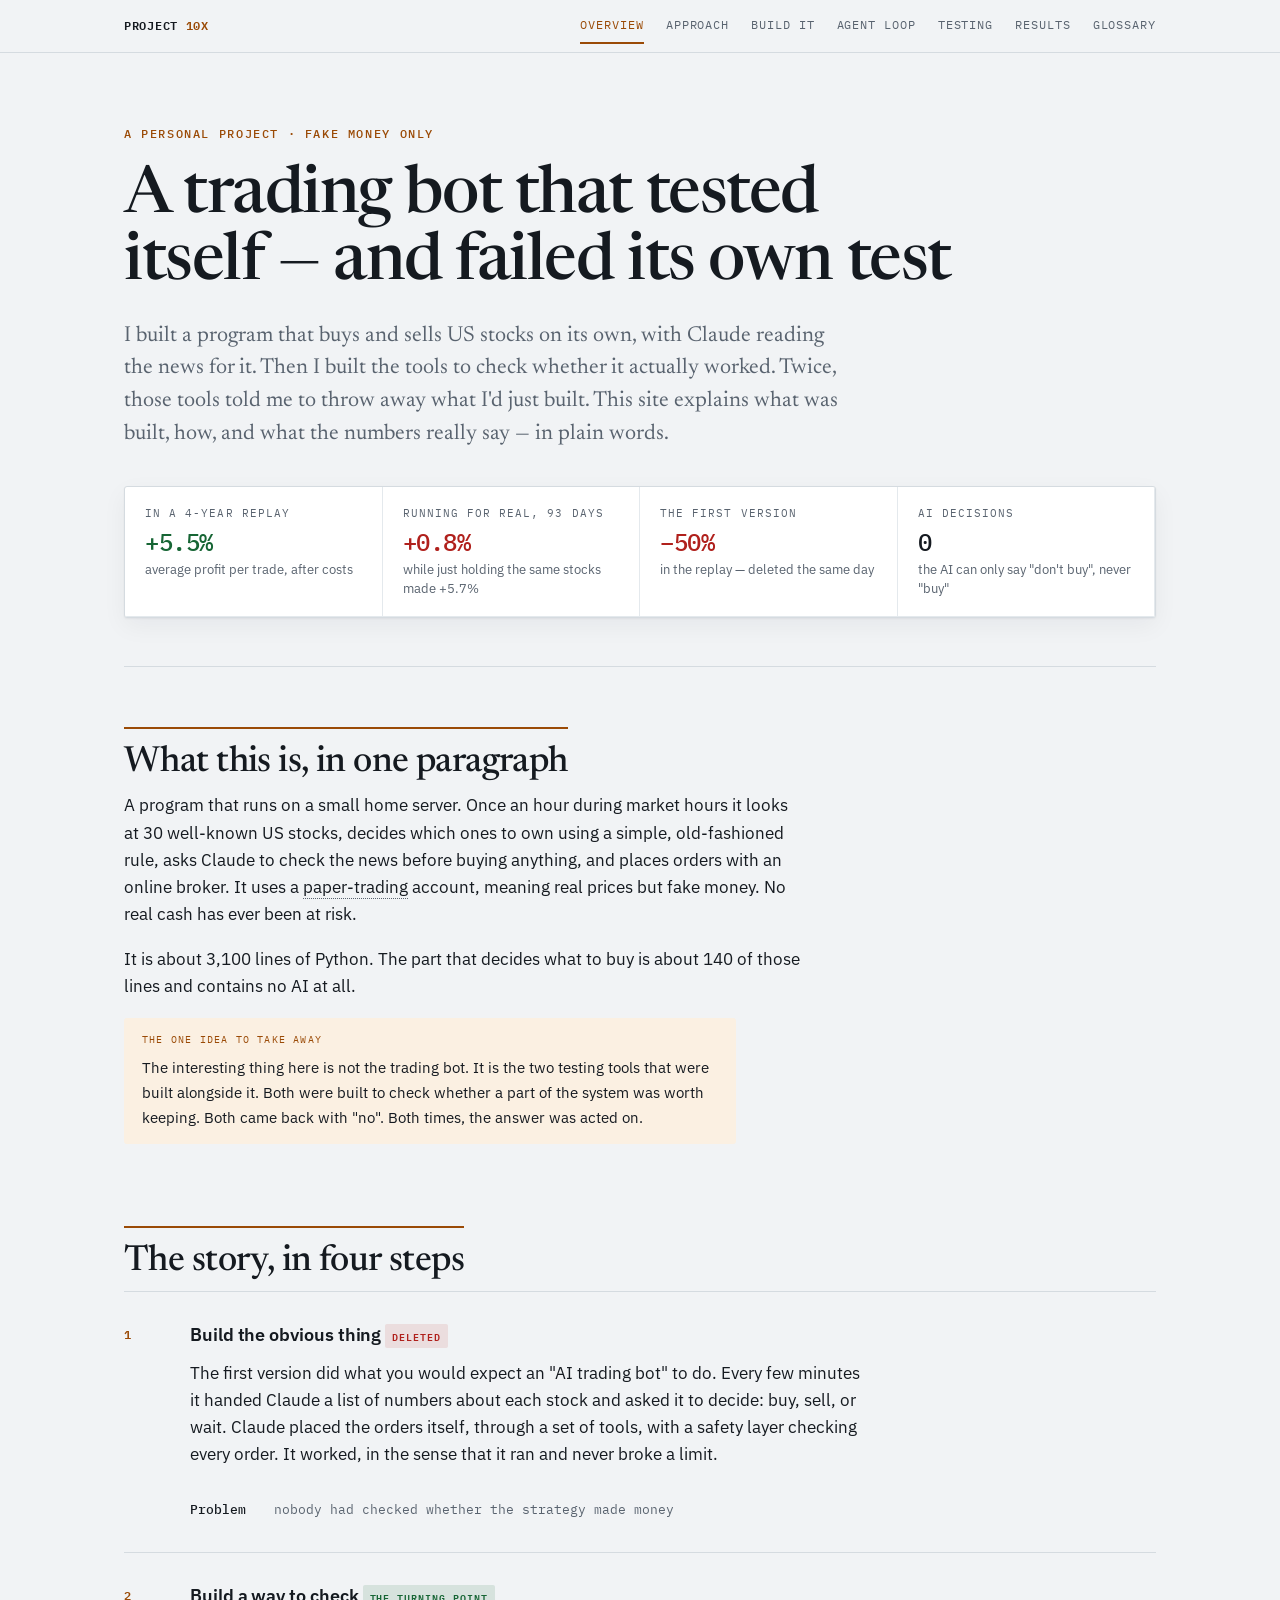
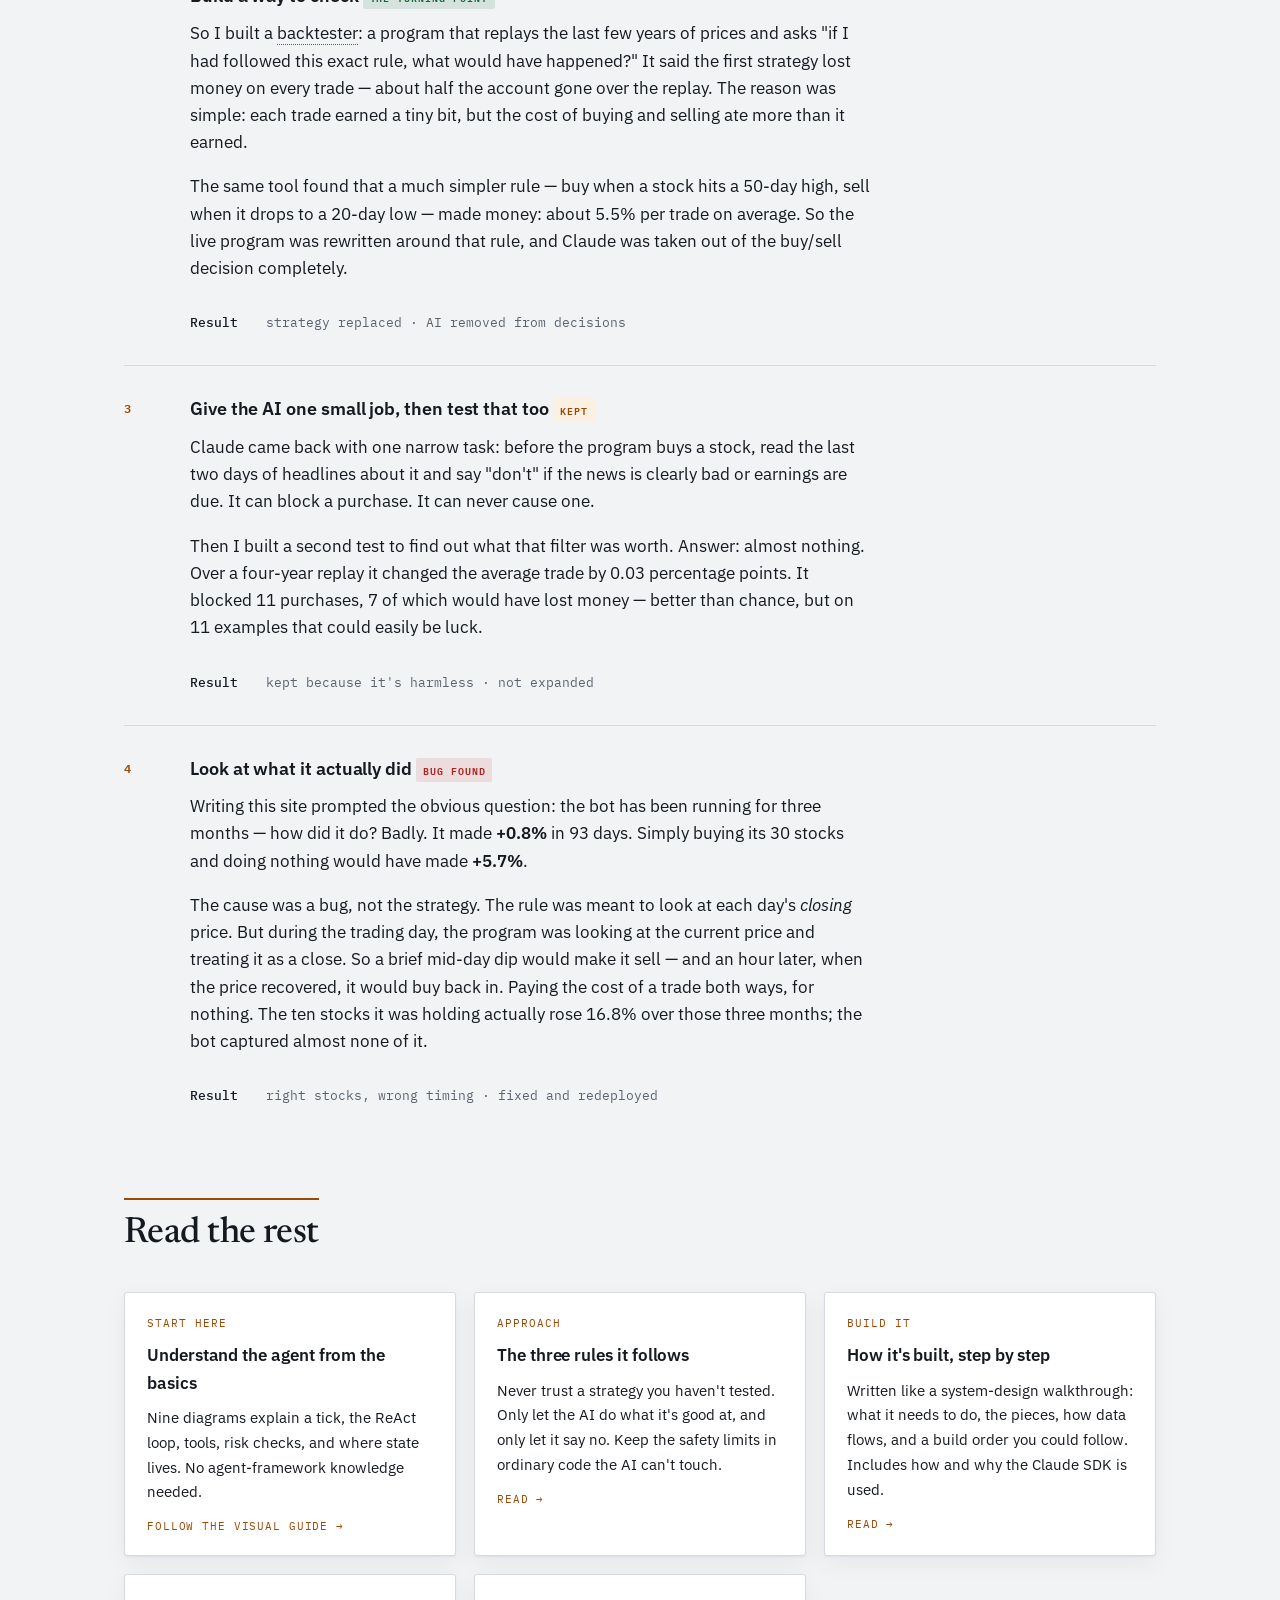
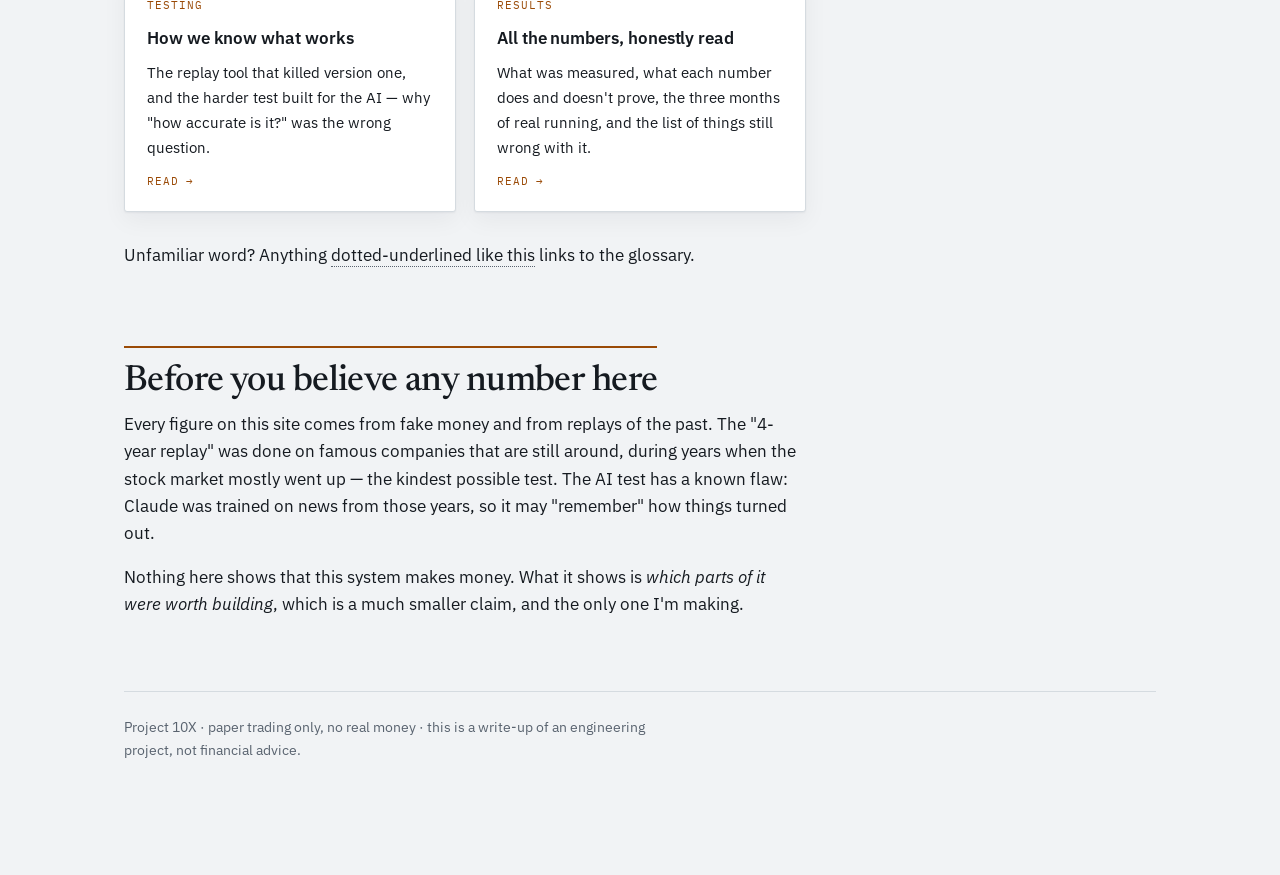
<file: docs/index.html>
<!doctype html>
<html lang="en">
<head>
<meta charset="utf-8">
<meta name="viewport" content="width=device-width, initial-scale=1">
<title>Project 10X — a trading bot that tested itself</title>
<meta name="description" content="A small automated stock-trading program that uses Claude to read the news, tested itself honestly, and found its own bugs. Explained for anyone.">
<link rel="preconnect" href="https://fonts.googleapis.com">
<link rel="preconnect" href="https://fonts.gstatic.com" crossorigin>
<link rel="stylesheet" href="https://fonts.googleapis.com/css2?family=IBM+Plex+Mono:wght@400;500;600&family=IBM+Plex+Sans:wght@400;500;600&family=Newsreader:opsz,wght@6..72,400;6..72,500;6..72,600&display=swap">
<link rel="stylesheet" href="assets/site.css">
</head>
<body>
<nav class="sitenav"><div class="sitenav-inner">
  <a class="brand" href="index.html">Project <span>10X</span></a>
  <a class="nl" href="index.html" aria-current="page">Overview</a>
  <a class="nl" href="approach.html">Approach</a>
  <a class="nl" href="design.html">Build it</a>
  <a class="nl" href="agent-loop.html">Agent loop</a>
  <a class="nl" href="evals.html">Testing</a>
  <a class="nl" href="results.html">Results</a>
  <a class="nl" href="glossary.html">Glossary</a>
</div></nav>
<div class="page">

  <header class="masthead">
    <p class="eyebrow">A personal project · fake money only</p>
    <h1>A trading bot that tested itself — and failed its own test</h1>
    <p class="standfirst">I built a program that buys and sells US stocks on its own, with Claude reading the news for it. Then I built the tools to check whether it actually worked. Twice, those tools told me to throw away what I'd just built. This site explains what was built, how, and what the numbers really say — in plain words.</p>

    <dl class="kpis">
      <div class="kpi">
        <div class="k">In a 4-year replay</div>
        <div class="v pos">+5.5%</div>
        <div class="s">average profit per trade, after costs</div>
      </div>
      <div class="kpi">
        <div class="k">Running for real, 93 days</div>
        <div class="v neg">+0.8%</div>
        <div class="s">while just holding the same stocks made +5.7%</div>
      </div>
      <div class="kpi">
        <div class="k">The first version</div>
        <div class="v neg">−50%</div>
        <div class="s">in the replay — deleted the same day</div>
      </div>
      <div class="kpi">
        <div class="k">AI decisions</div>
        <div class="v">0</div>
        <div class="s">the AI can only say "don't buy", never "buy"</div>
      </div>
    </dl>
  </header>

  <section id="what">
    <h2>What this is, in one paragraph</h2>
    <div class="col">
      <p>A program that runs on a small home server. Once an hour during market hours it looks at 30 well-known US stocks, decides which ones to own using a simple, old-fashioned rule, asks Claude to check the news before buying anything, and places orders with an online broker. It uses a <a class="term" href="glossary.html#paper">paper-trading</a> account, meaning real prices but fake money. No real cash has ever been at risk.</p>
      <p>It is about 3,100 lines of Python. The part that decides what to buy is about 140 of those lines and contains no AI at all.</p>
    </div>

    <div class="plain">
      <div class="k">The one idea to take away</div>
      <p>The interesting thing here is not the trading bot. It is the two testing tools that were built alongside it. Both were built to check whether a part of the system was worth keeping. Both came back with "no". Both times, the answer was acted on.</p>
    </div>
  </section>

  <section id="story">
    <h2>The story, in four steps</h2>

    <div class="finding">
      <div class="finding-n">1</div>
      <div>
        <h3>Build the obvious thing <span class="pill killed">deleted</span></h3>
        <p>The first version did what you would expect an "AI trading bot" to do. Every few minutes it handed Claude a list of numbers about each stock and asked it to decide: buy, sell, or wait. Claude placed the orders itself, through a set of tools, with a safety layer checking every order. It worked, in the sense that it ran and never broke a limit.</p>
        <div class="swing"><b>Problem</b> nobody had checked whether the strategy made money</div>
      </div>
    </div>

    <div class="finding">
      <div class="finding-n">2</div>
      <div>
        <h3>Build a way to check <span class="pill ok">the turning point</span></h3>
        <p>So I built a <a class="term" href="glossary.html#backtest">backtester</a>: a program that replays the last few years of prices and asks "if I had followed this exact rule, what would have happened?" It said the first strategy lost money on every trade — about half the account gone over the replay. The reason was simple: each trade earned a tiny bit, but the cost of buying and selling ate more than it earned.</p>
        <p>The same tool found that a much simpler rule — buy when a stock hits a 50-day high, sell when it drops to a 20-day low — made money: about 5.5% per trade on average. So the live program was rewritten around that rule, and Claude was taken out of the buy/sell decision completely.</p>
        <div class="swing"><b>Result</b> strategy replaced · AI removed from decisions</div>
      </div>
    </div>

    <div class="finding">
      <div class="finding-n">3</div>
      <div>
        <h3>Give the AI one small job, then test that too <span class="pill live">kept</span></h3>
        <p>Claude came back with one narrow task: before the program buys a stock, read the last two days of headlines about it and say "don't" if the news is clearly bad or earnings are due. It can block a purchase. It can never cause one.</p>
        <p>Then I built a second test to find out what that filter was worth. Answer: almost nothing. Over a four-year replay it changed the average trade by 0.03 percentage points. It blocked 11 purchases, 7 of which would have lost money — better than chance, but on 11 examples that could easily be luck.</p>
        <div class="swing"><b>Result</b> kept because it's harmless · not expanded</div>
      </div>
    </div>

    <div class="finding">
      <div class="finding-n">4</div>
      <div>
        <h3>Look at what it actually did <span class="pill killed">bug found</span></h3>
        <p>Writing this site prompted the obvious question: the bot has been running for three months — how did it do? Badly. It made <strong>+0.8%</strong> in 93 days. Simply buying its 30 stocks and doing nothing would have made <strong>+5.7%</strong>.</p>
        <p>The cause was a bug, not the strategy. The rule was meant to look at each day's <em>closing</em> price. But during the trading day, the program was looking at the current price and treating it as a close. So a brief mid-day dip would make it sell — and an hour later, when the price recovered, it would buy back in. Paying the cost of a trade both ways, for nothing. The ten stocks it was holding actually rose 16.8% over those three months; the bot captured almost none of it.</p>
        <div class="swing"><b>Result</b> right stocks, wrong timing · fixed and redeployed</div>
      </div>
    </div>
  </section>

  <section id="read">
    <h2>Read the rest</h2>
    <div class="cards">
      <a class="card" href="agent-loop.html"><div class="k">Start here</div><h3>Understand the agent from the basics</h3><p>Nine diagrams explain a tick, the ReAct loop, tools, risk checks, and where state lives. No agent-framework knowledge needed.</p><span class="more">Follow the visual guide →</span></a>
      <a class="card" href="approach.html">
        <div class="k">Approach</div>
        <h3>The three rules it follows</h3>
        <p>Never trust a strategy you haven't tested. Only let the AI do what it's good at, and only let it say no. Keep the safety limits in ordinary code the AI can't touch.</p>
        <span class="more">Read →</span>
      </a>
      <a class="card" href="design.html">
        <div class="k">Build it</div>
        <h3>How it's built, step by step</h3>
        <p>Written like a system-design walkthrough: what it needs to do, the pieces, how data flows, and a build order you could follow. Includes how and why the Claude SDK is used.</p>
        <span class="more">Read →</span>
      </a>
      <a class="card" href="evals.html">
        <div class="k">Testing</div>
        <h3>How we know what works</h3>
        <p>The replay tool that killed version one, and the harder test built for the AI — why "how accurate is it?" was the wrong question.</p>
        <span class="more">Read →</span>
      </a>
      <a class="card" href="results.html">
        <div class="k">Results</div>
        <h3>All the numbers, honestly read</h3>
        <p>What was measured, what each number does and doesn't prove, the three months of real running, and the list of things still wrong with it.</p>
        <span class="more">Read →</span>
      </a>
    </div>
    <div class="col">
      <p>Unfamiliar word? Anything <a class="term" href="glossary.html">dotted-underlined like this</a> links to the glossary.</p>
    </div>
  </section>

  <section id="caveat">
    <h2>Before you believe any number here</h2>
    <div class="col">
      <p>Every figure on this site comes from fake money and from replays of the past. The "4-year replay" was done on famous companies that are still around, during years when the stock market mostly went up — the kindest possible test. The AI test has a known flaw: Claude was trained on news from those years, so it may "remember" how things turned out.</p>
      <p>Nothing here shows that this system makes money. What it shows is <em>which parts of it were worth building</em>, which is a much smaller claim, and the only one I'm making.</p>
    </div>
  </section>

  <footer><p>Project 10X · paper trading only, no real money · this is a write-up of an engineering project, not financial advice.</p></footer>
</div>
</body>
</html>
</file>
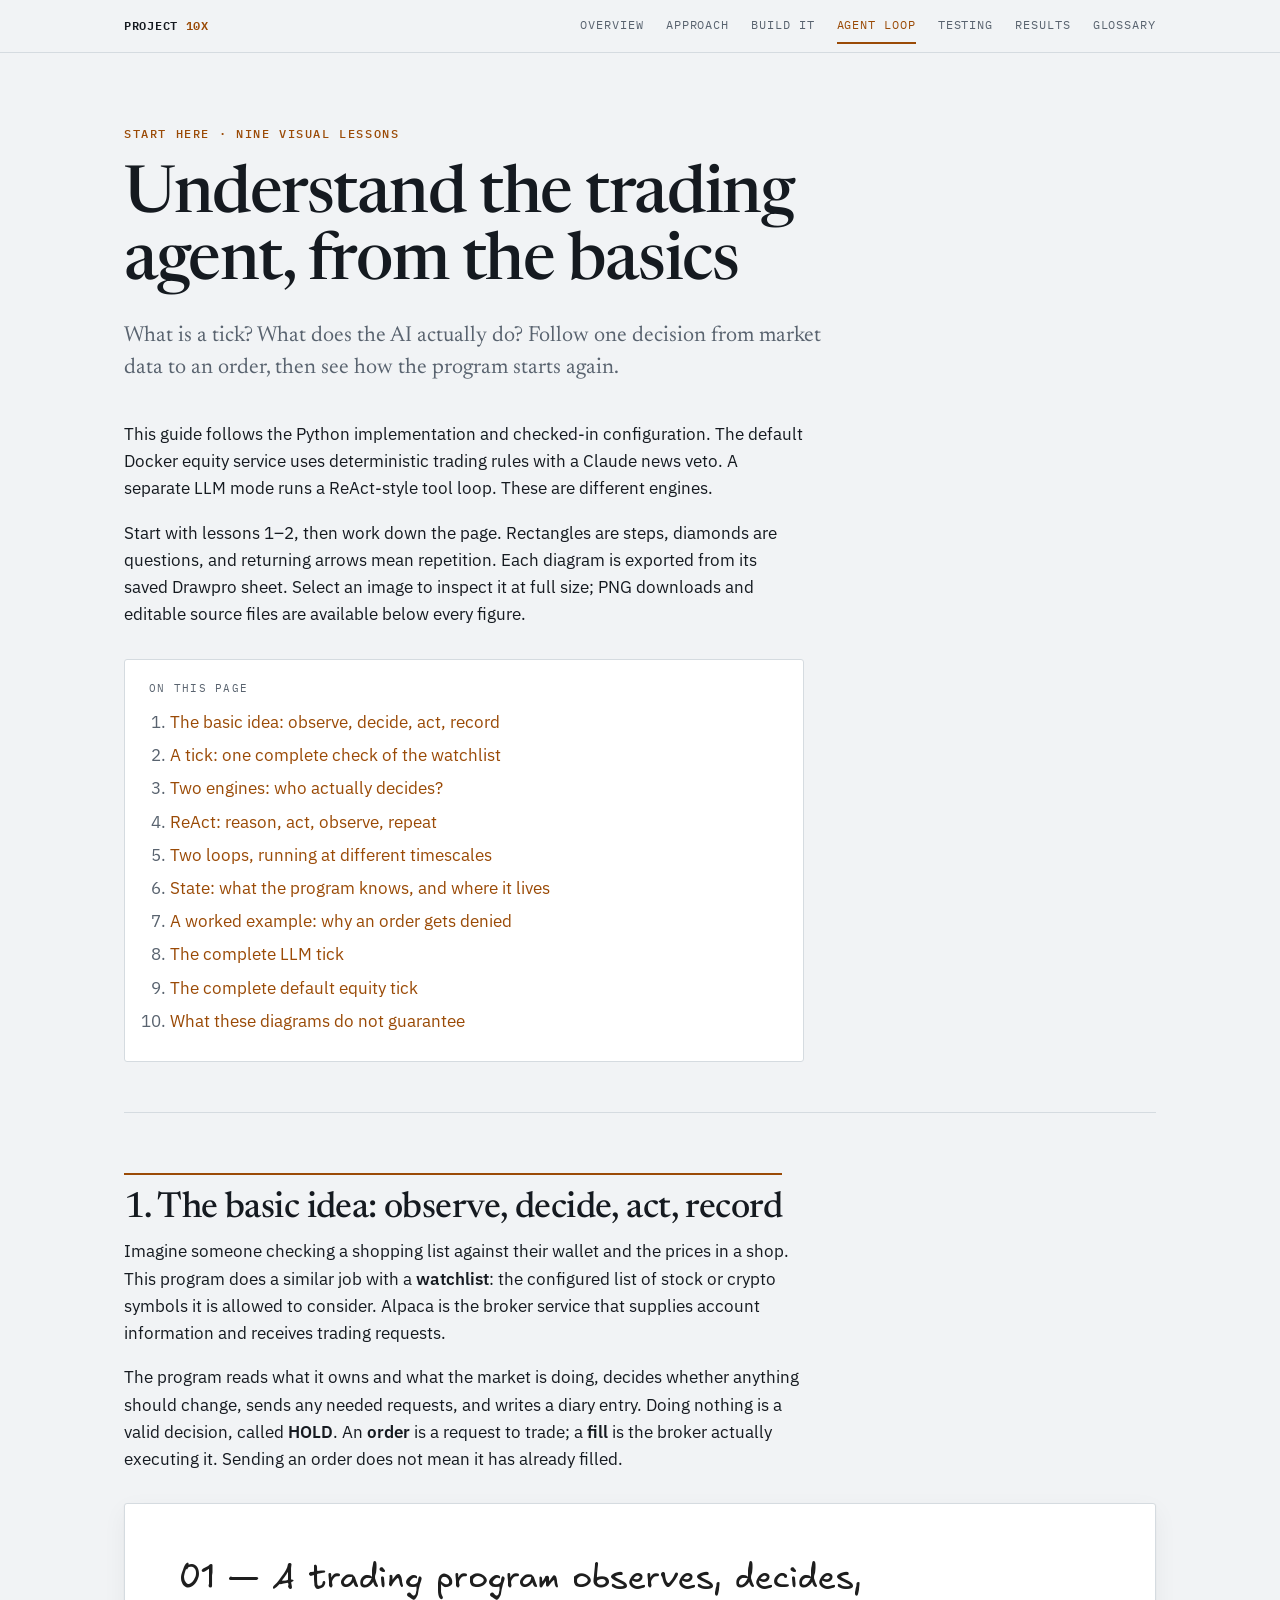
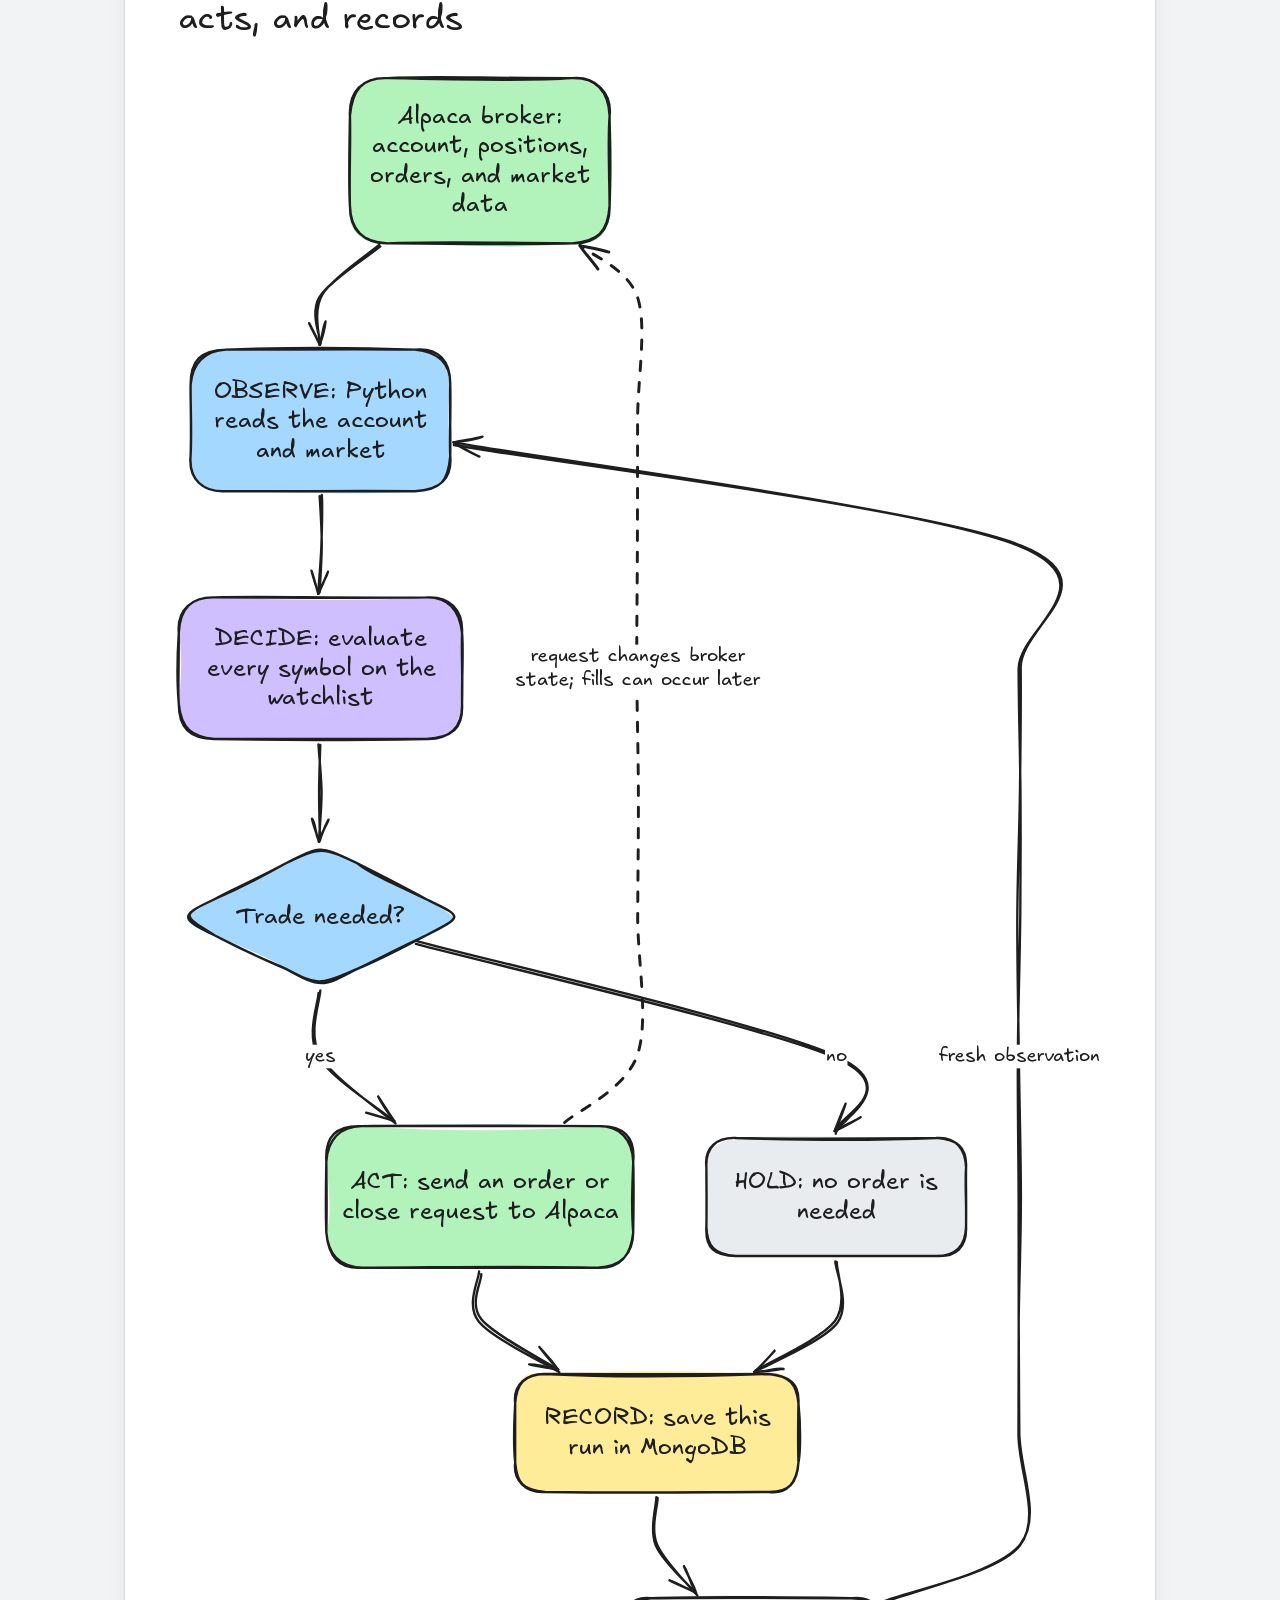
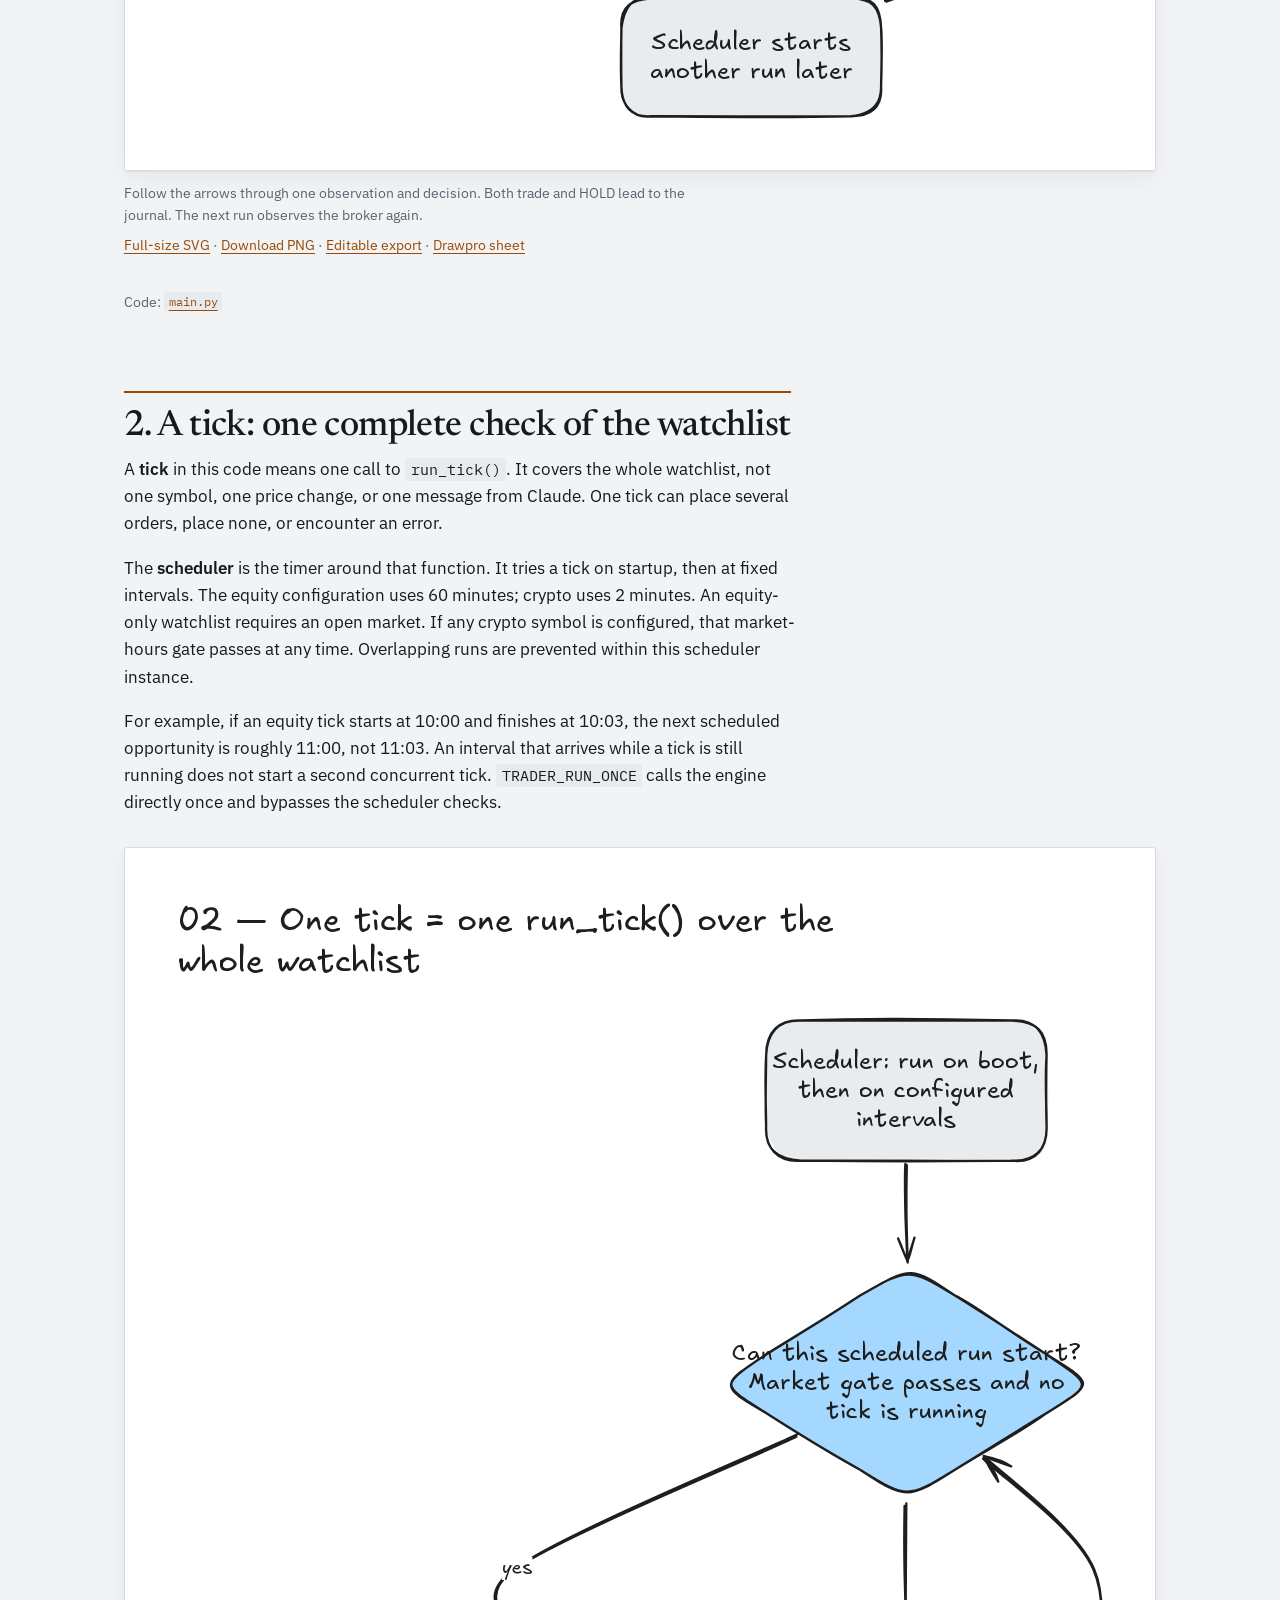
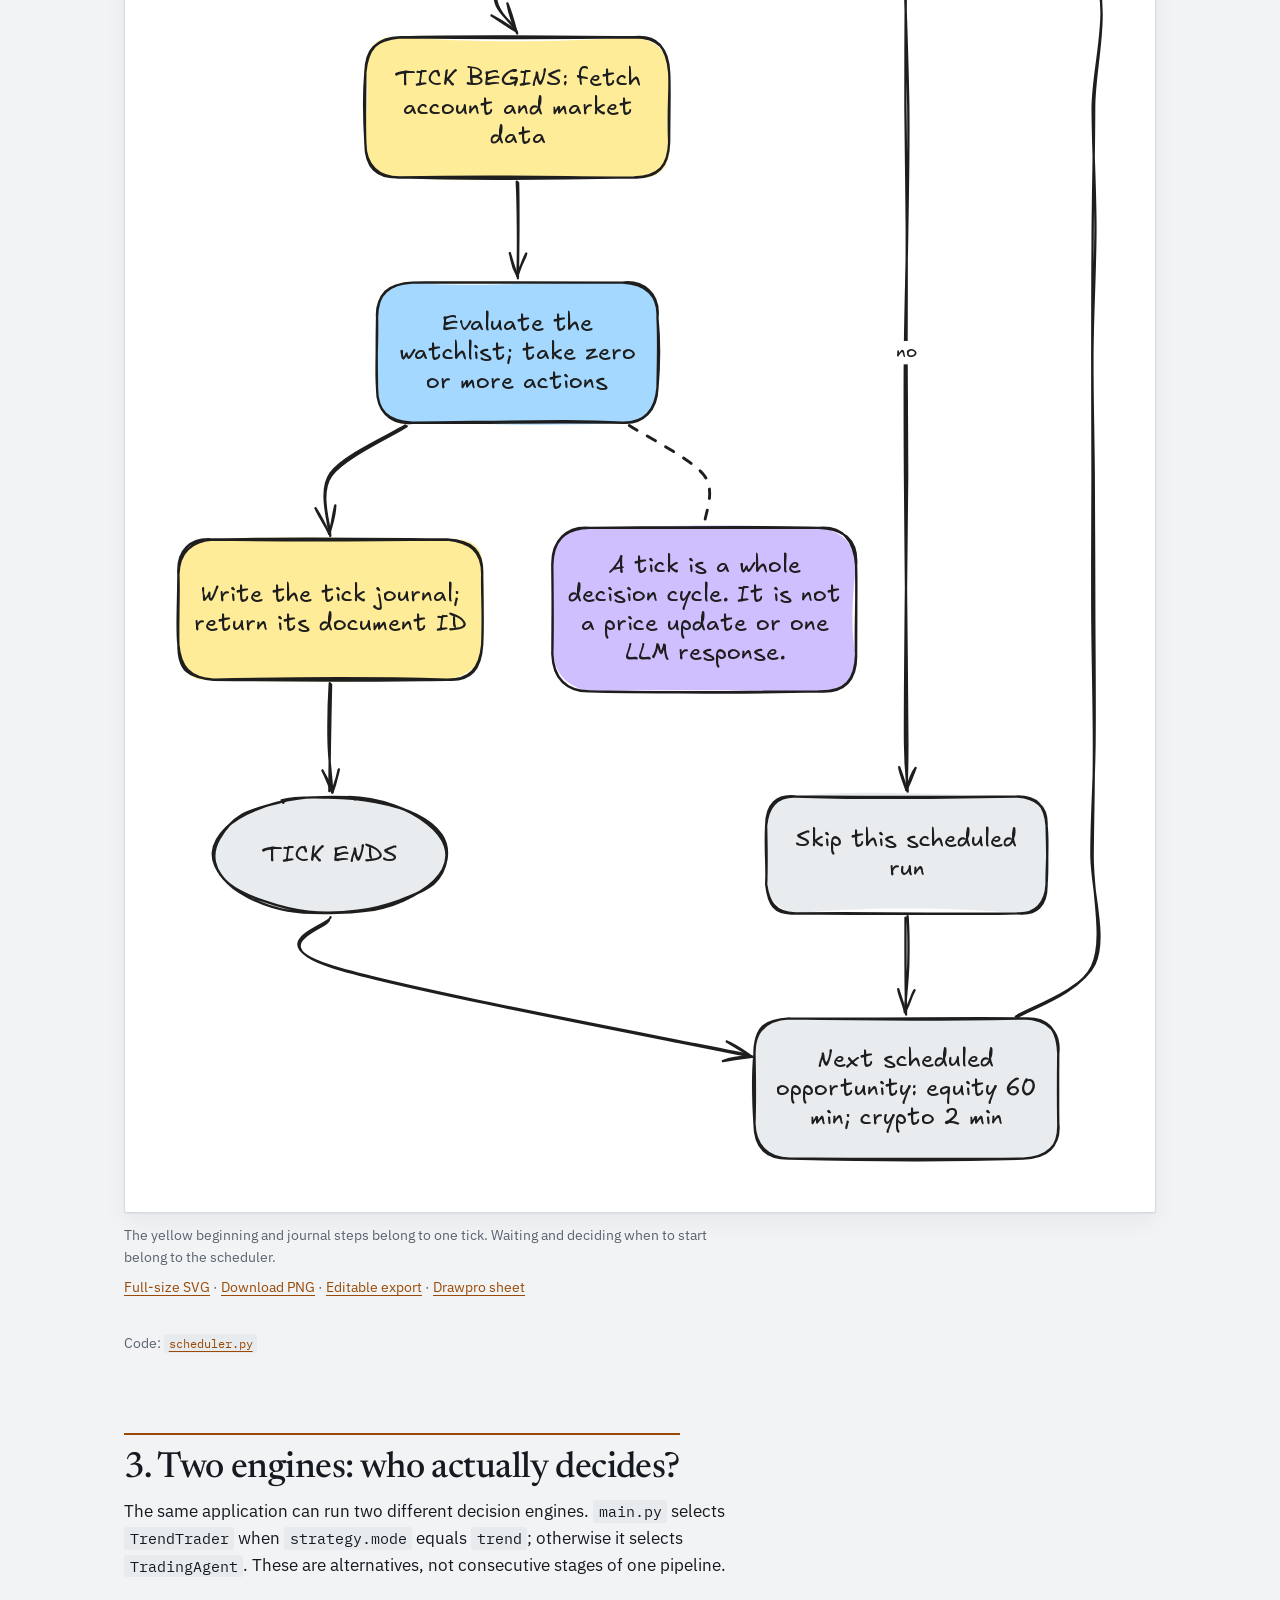
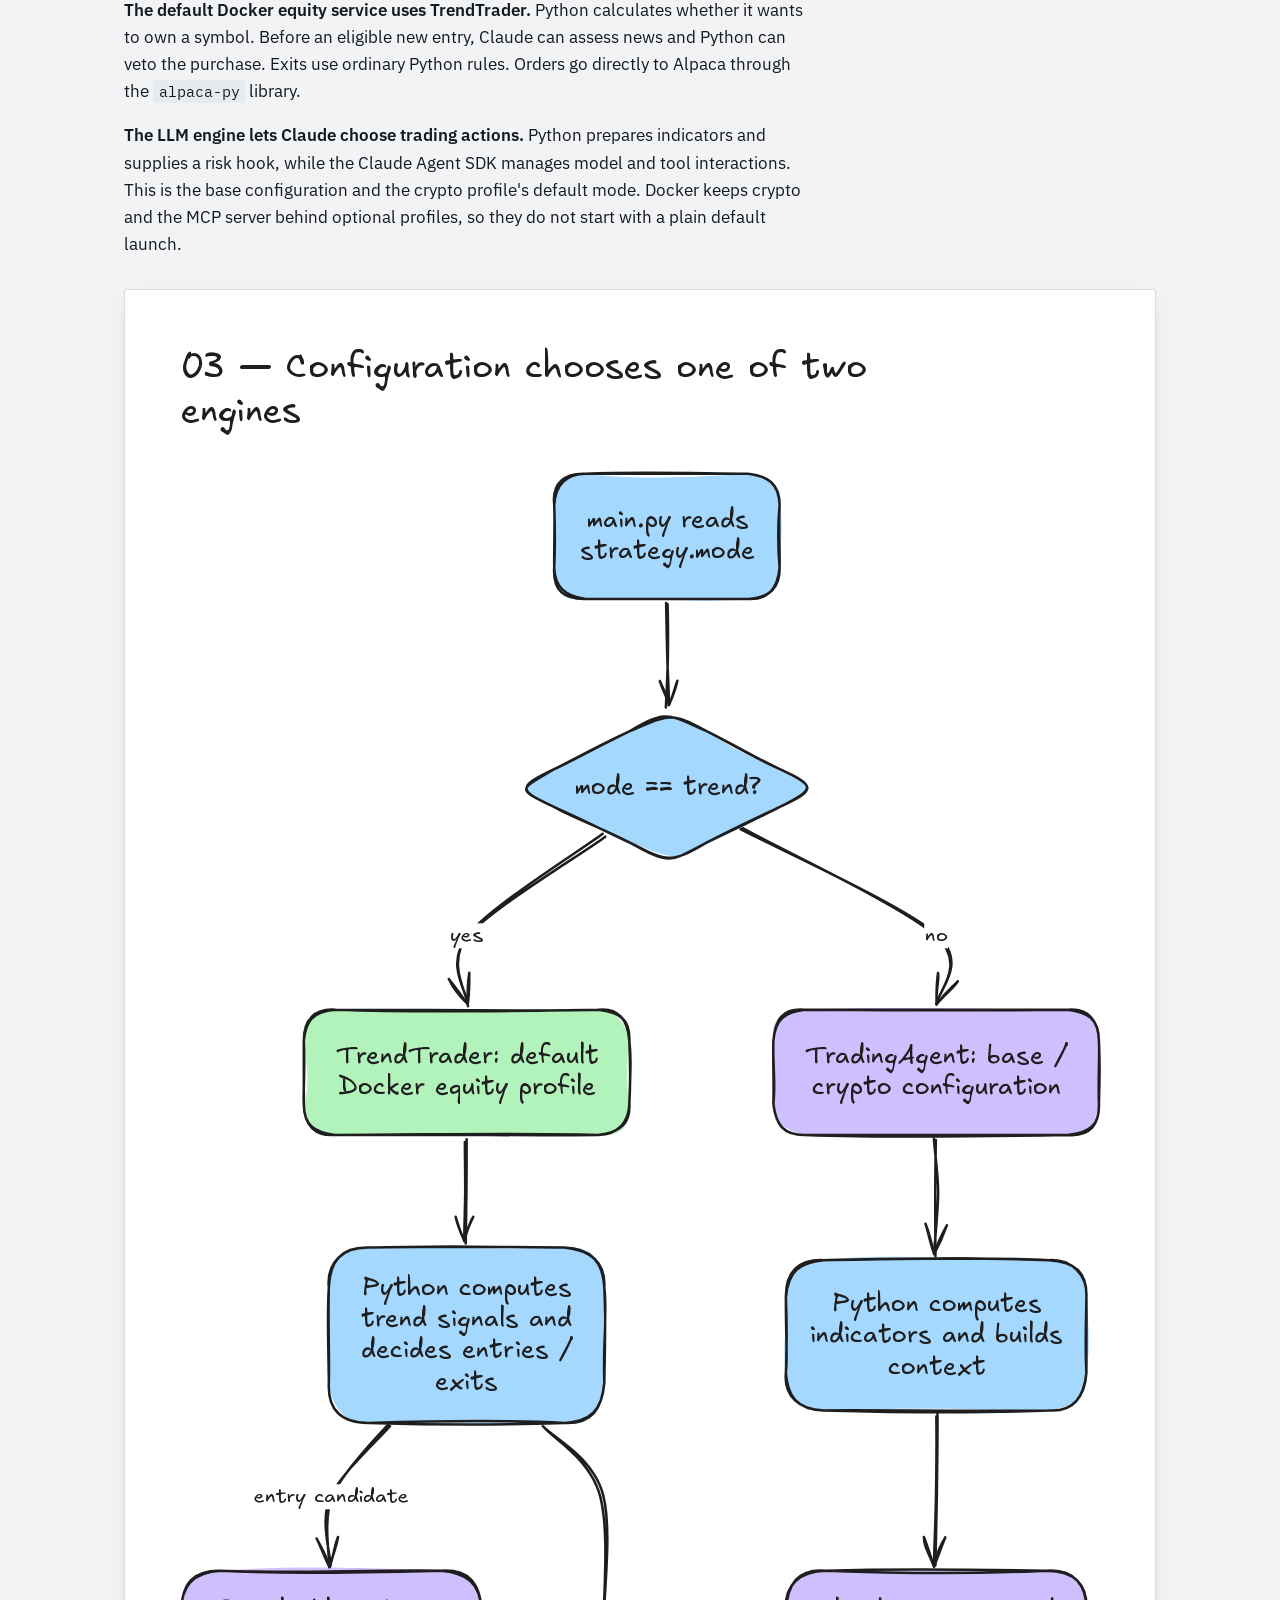
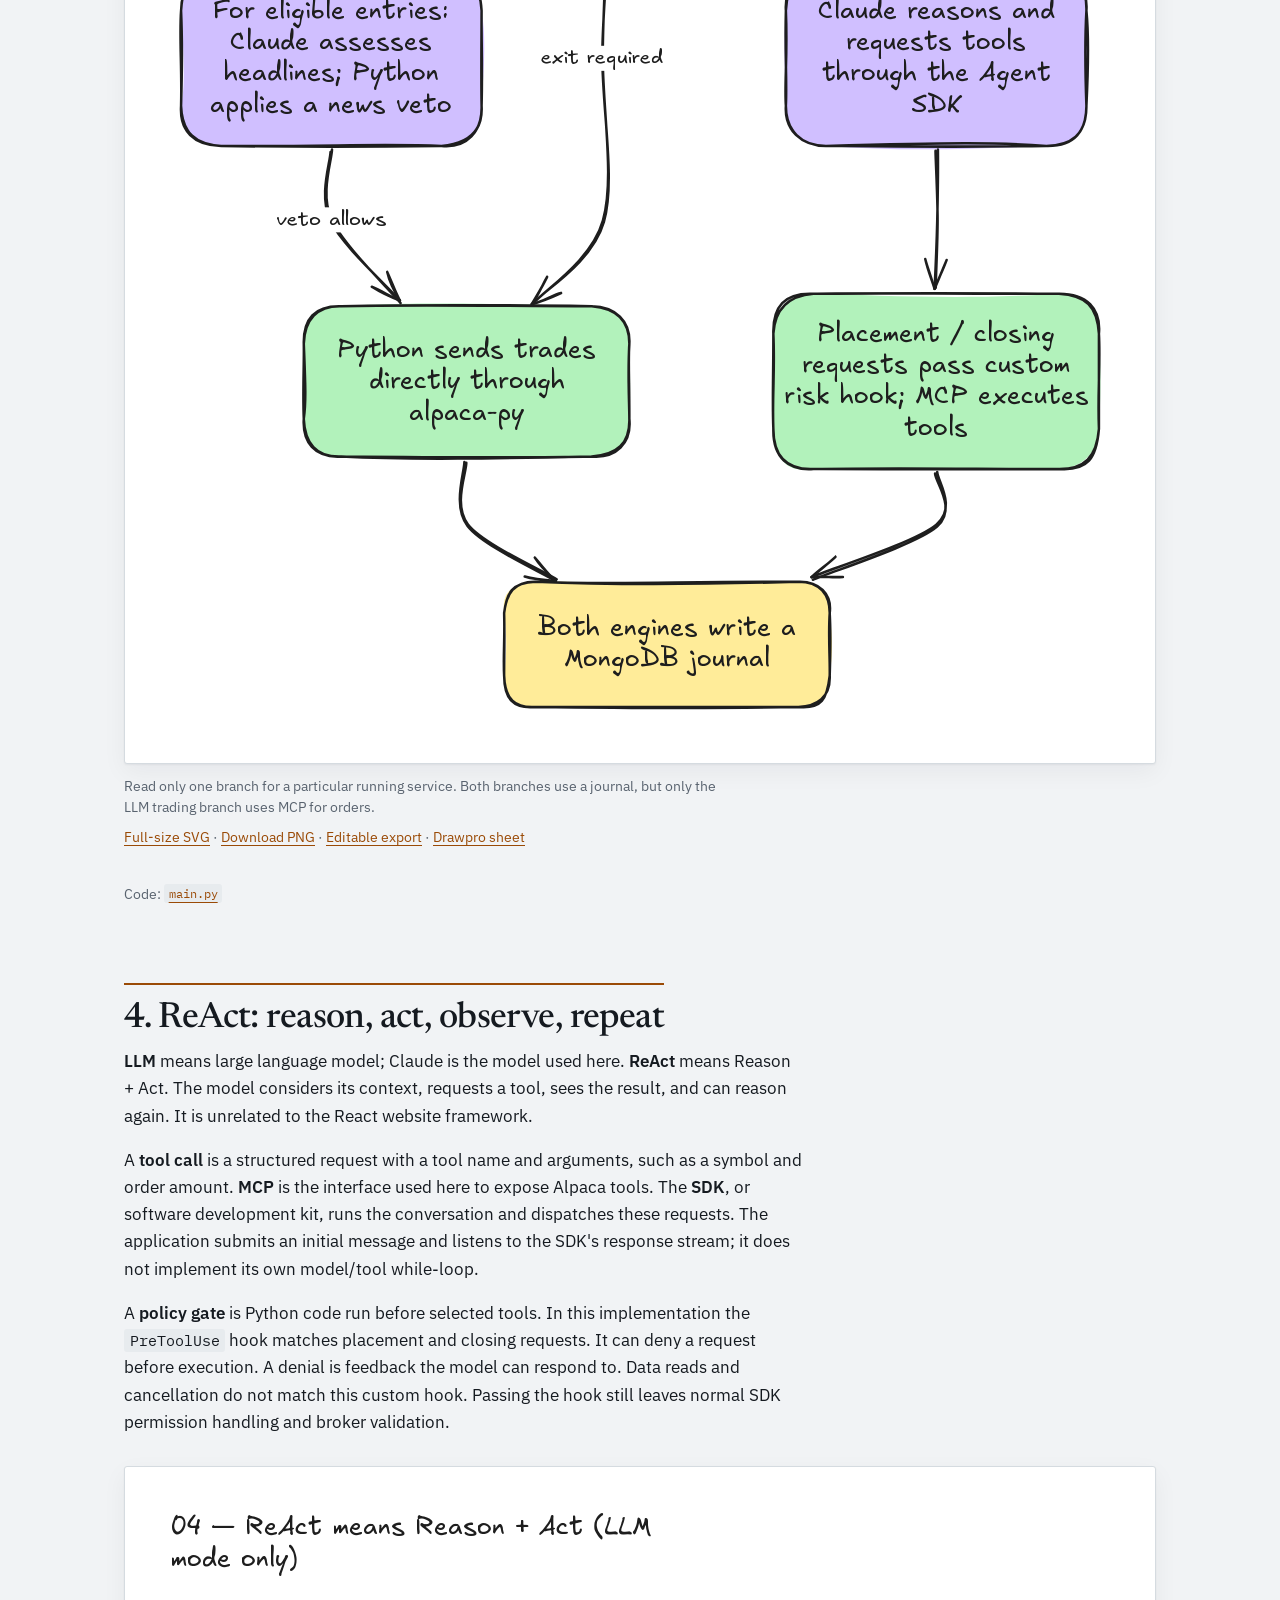
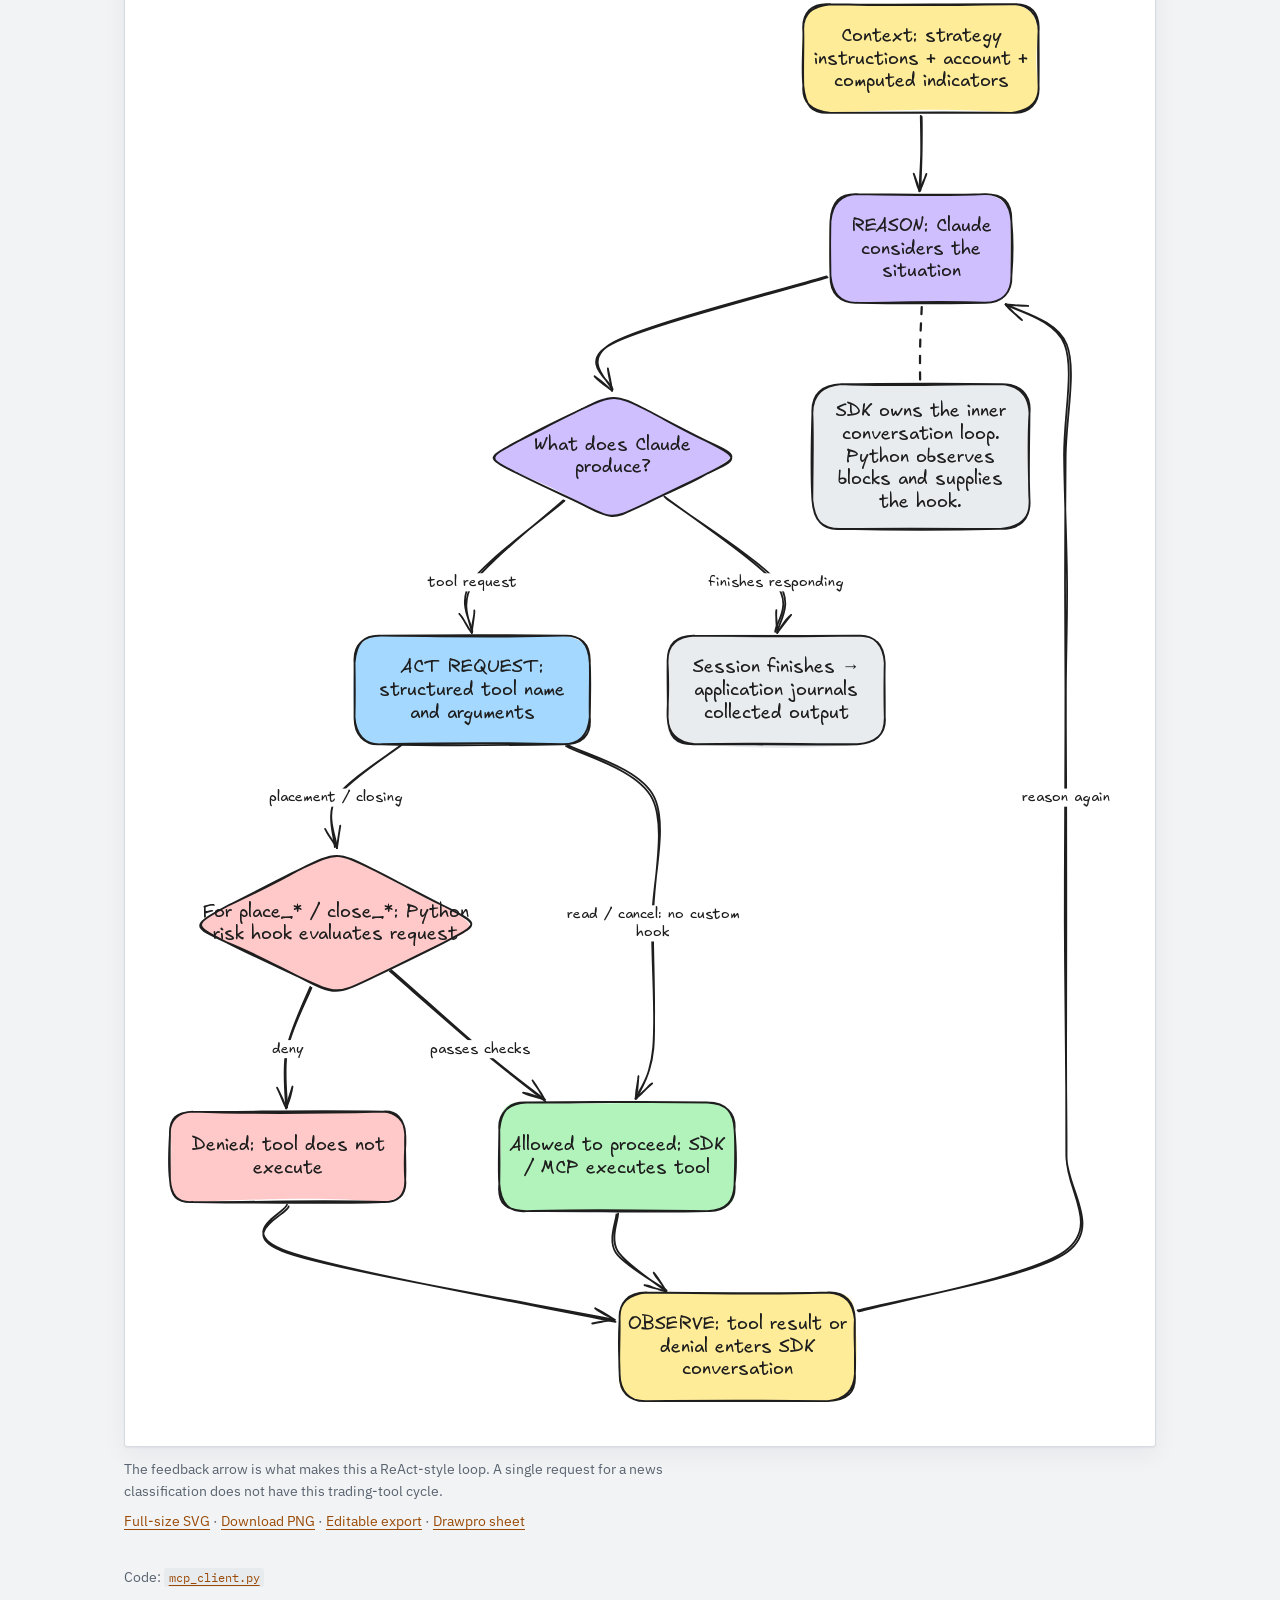
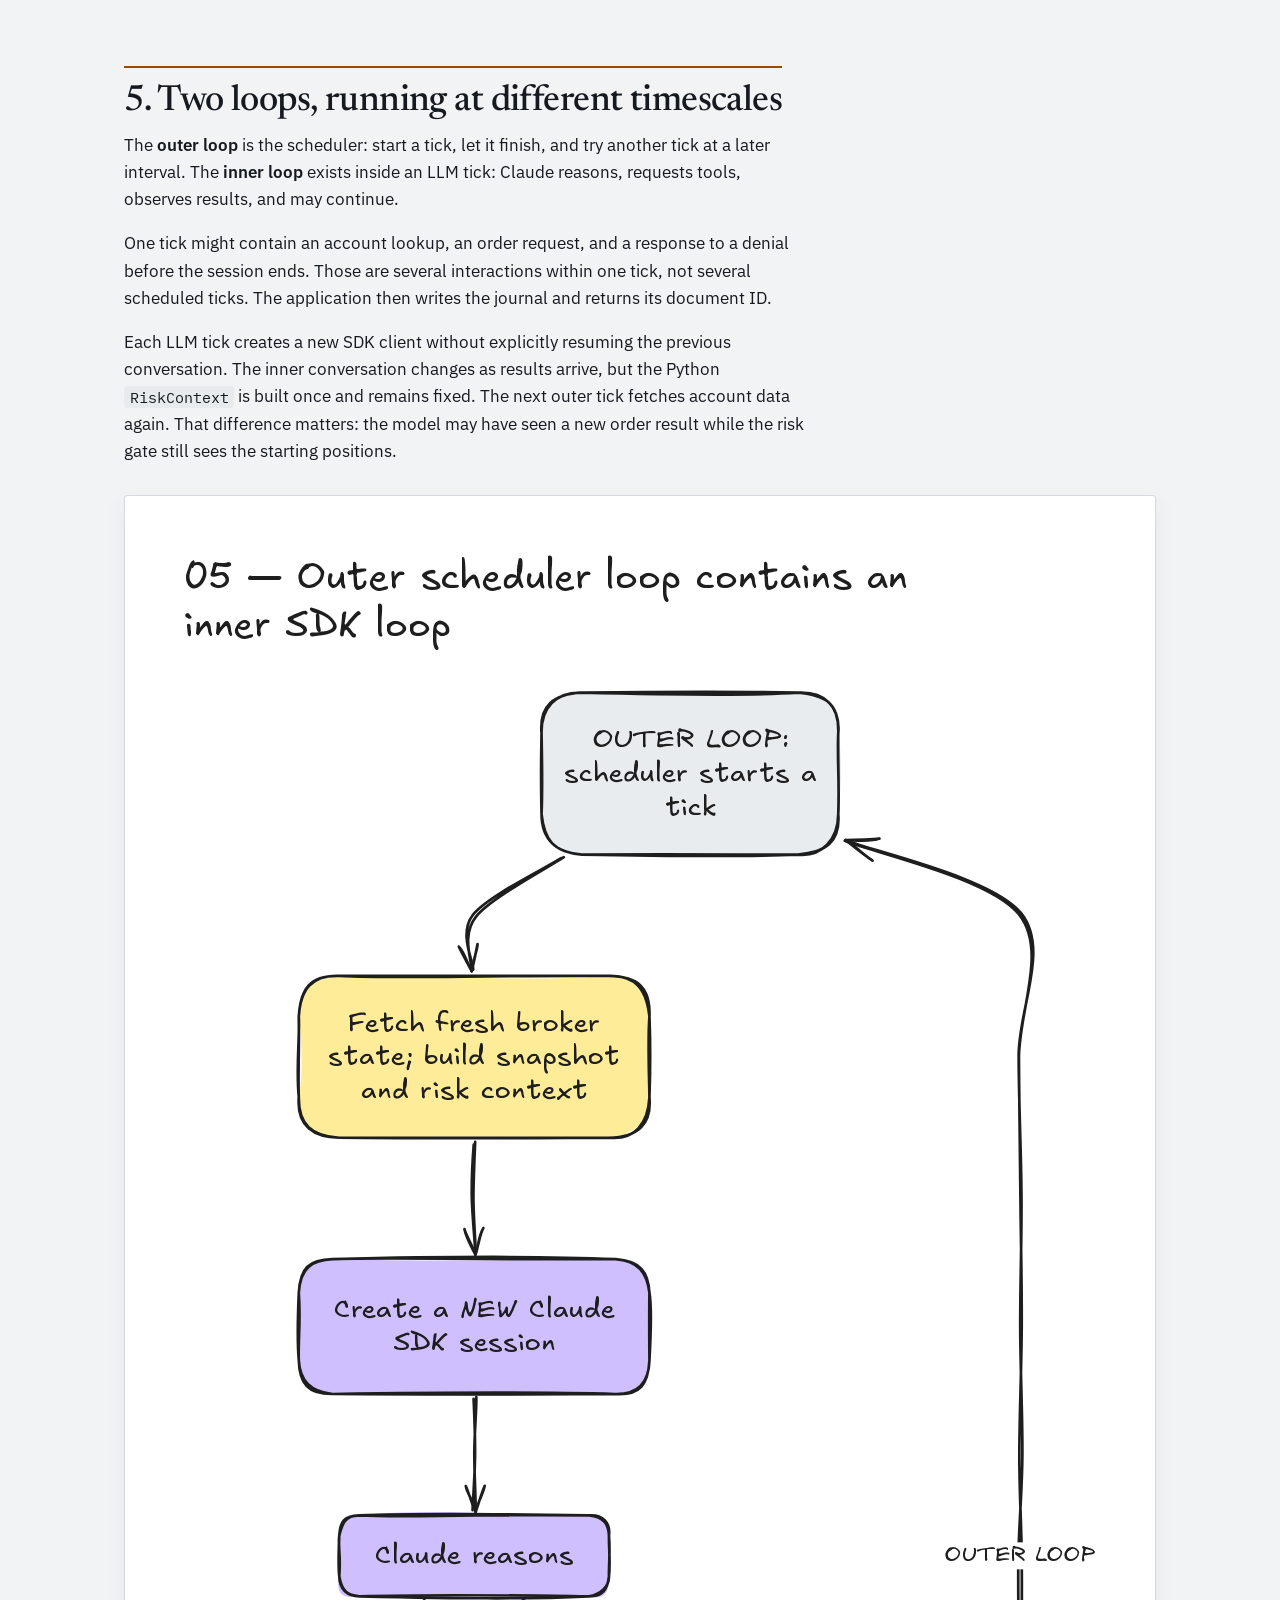
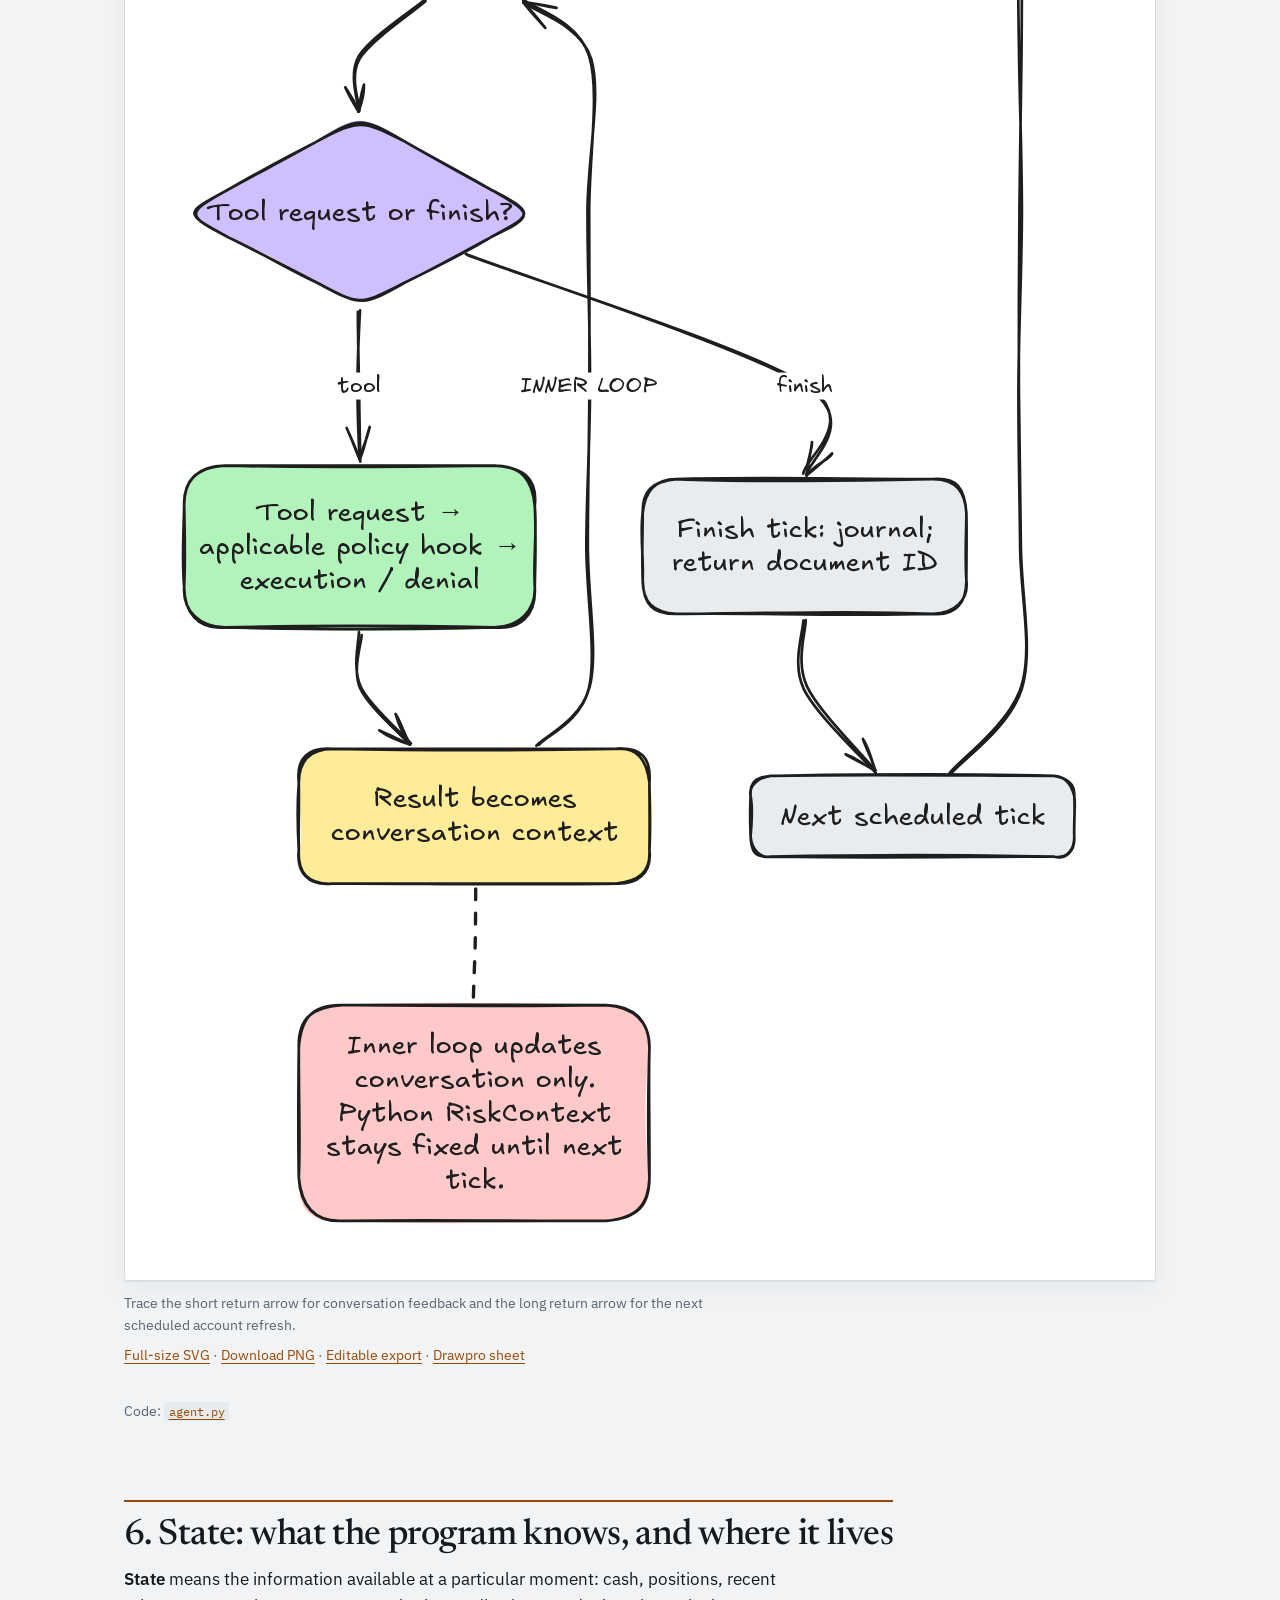
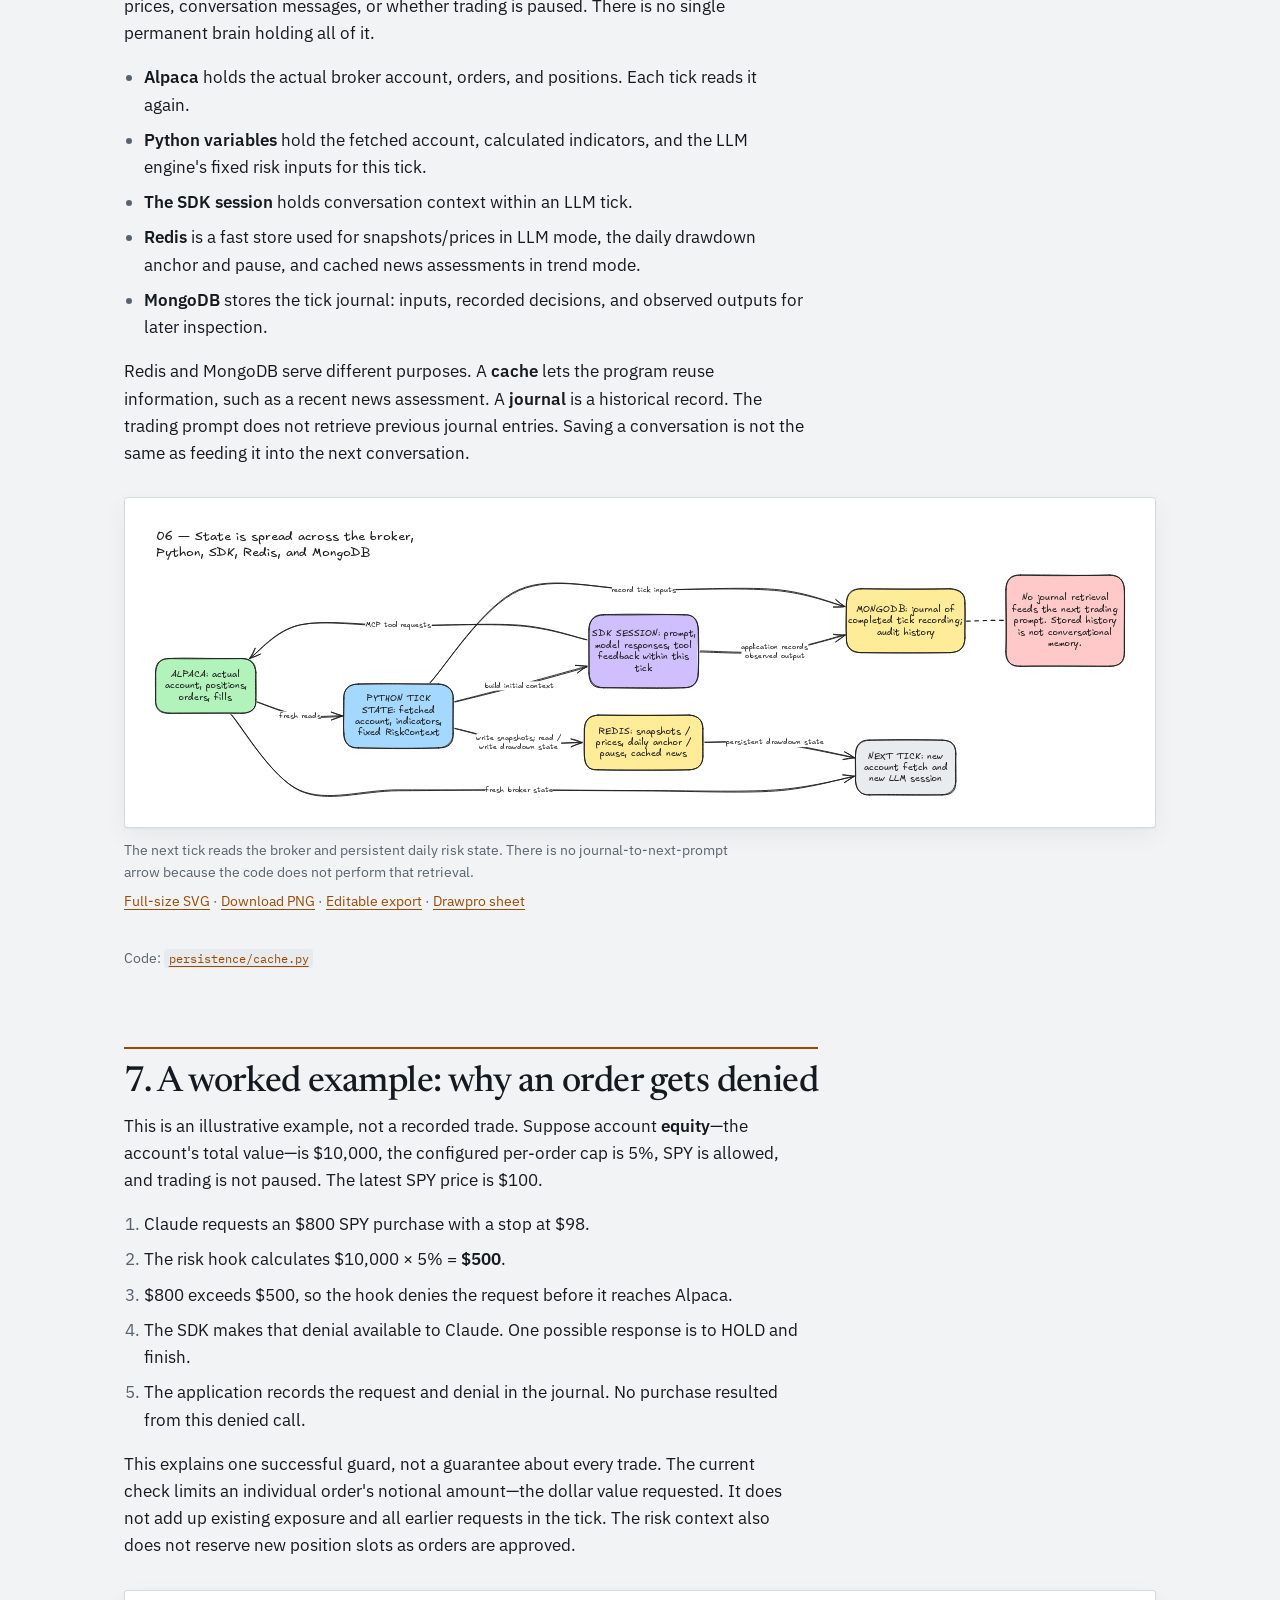
<file: docs/agent-loop.html>
<!doctype html>
<html lang="en">
<head>
<meta charset="utf-8">
<meta name="viewport" content="width=device-width, initial-scale=1">
<title>Understand the agent — Project 10X</title>
<meta name="description" content="A beginner-friendly visual guide to ticks, ReAct, tools, state, and the two trading engines, with nine exported Drawpro diagrams.">
<link rel="preconnect" href="https://fonts.googleapis.com">
<link rel="preconnect" href="https://fonts.gstatic.com" crossorigin>
<link rel="stylesheet" href="https://fonts.googleapis.com/css2?family=IBM+Plex+Mono:wght@400;500;600&family=IBM+Plex+Sans:wght@400;500;600&family=Newsreader:opsz,wght@6..72,400;6..72,500;6..72,600&display=swap">
<link rel="stylesheet" href="assets/site.css">
</head>
<body>
<nav class="sitenav"><div class="sitenav-inner">
  <a class="brand" href="index.html">Project <span>10X</span></a>
  <a class="nl" href="index.html">Overview</a>
  <a class="nl" href="approach.html">Approach</a>
  <a class="nl" href="design.html">Build it</a>
  <a class="nl" href="agent-loop.html" aria-current="page">Agent loop</a>
  <a class="nl" href="evals.html">Testing</a>
  <a class="nl" href="results.html">Results</a>
  <a class="nl" href="glossary.html">Glossary</a>
</div></nav>

<main class="page agent-guide" id="main-content">
<header class="masthead"><p class="eyebrow">Start here · nine visual lessons</p><h1>Understand the trading agent, from the basics</h1><p class="standfirst">What is a tick? What does the AI actually do? Follow one decision from market data to an order, then see how the program starts again.</p><p>This guide follows the Python implementation and checked-in configuration. The default Docker equity service uses deterministic trading rules with a Claude news veto. A separate LLM mode runs a ReAct-style tool loop. These are different engines.</p><p>Start with lessons 1–2, then work down the page. Rectangles are steps, diamonds are questions, and returning arrows mean repetition. Each diagram is exported from its saved Drawpro sheet. Select an image to inspect it at full size; PNG downloads and editable source files are available below every figure.</p><nav class="toc" aria-label="Lessons"><div class="k">On this page</div><ol>
<li><a href="#lesson-1">The basic idea: observe, decide, act, record</a></li>
<li><a href="#lesson-2">A tick: one complete check of the watchlist</a></li>
<li><a href="#lesson-3">Two engines: who actually decides?</a></li>
<li><a href="#lesson-4">ReAct: reason, act, observe, repeat</a></li>
<li><a href="#lesson-5">Two loops, running at different timescales</a></li>
<li><a href="#lesson-6">State: what the program knows, and where it lives</a></li>
<li><a href="#lesson-7">A worked example: why an order gets denied</a></li>
<li><a href="#lesson-8">The complete LLM tick</a></li>
<li><a href="#lesson-9">The complete default equity tick</a></li>
<li><a href="#limits">What these diagrams do not guarantee</a></li></ol></nav></header>
<section id="lesson-1" aria-labelledby="heading-1"><h2 id="heading-1">1. The basic idea: observe, decide, act, record</h2><div class="col"><p>Imagine someone checking a shopping list against their wallet and the prices in a shop. This program does a similar job with a <strong>watchlist</strong>: the configured list of stock or crypto symbols it is allowed to consider. Alpaca is the broker service that supplies account information and receives trading requests.</p><p>The program reads what it owns and what the market is doing, decides whether anything should change, sends any needed requests, and writes a diary entry. Doing nothing is a valid decision, called <strong>HOLD</strong>. An <strong>order</strong> is a request to trade; a <strong>fill</strong> is the broker actually executing it. Sending an order does not mean it has already filled.</p></div>
<figure><a class="diagram-image" href="assets/agent-guide/01-basic-idea.svg" aria-label="Open diagram 1 at full size"><img src="assets/agent-guide/01-basic-idea.svg" width="1691" height="3108" alt="Follow the arrows through one observation and decision. Both trade and HOLD lead to the journal. The next run observes the broker again." loading="lazy" decoding="async"></a><figcaption>Follow the arrows through one observation and decision. Both trade and HOLD lead to the journal. The next run observes the broker again.<span class="diagram-downloads"><a href="assets/agent-guide/01-basic-idea.svg">Full-size SVG</a> · <a href="assets/agent-guide/01-basic-idea.png" download>Download PNG</a> · <a href="assets/agent-guide/01-basic-idea.excalidraw" download>Editable export</a> · <a href="https://drawpro.kithly.app/workspace/cmt7c113r000aotc0n62caa25/sheet/cmtzbodka0022tircxekcvrvt">Drawpro sheet</a></span></figcaption></figure><p class="source-link">Code: <a href="https://github.com/deBilla/project-10x-trader/blob/main/src/trader/main.py"><code>main.py</code></a></p></section>
<section id="lesson-2" aria-labelledby="heading-2"><h2 id="heading-2">2. A tick: one complete check of the watchlist</h2><div class="col"><p>A <strong>tick</strong> in this code means one call to <code>run_tick()</code>. It covers the whole watchlist, not one symbol, one price change, or one message from Claude. One tick can place several orders, place none, or encounter an error.</p><p>The <strong>scheduler</strong> is the timer around that function. It tries a tick on startup, then at fixed intervals. The equity configuration uses 60 minutes; crypto uses 2 minutes. An equity-only watchlist requires an open market. If any crypto symbol is configured, that market-hours gate passes at any time. Overlapping runs are prevented within this scheduler instance.</p><p>For example, if an equity tick starts at 10:00 and finishes at 10:03, the next scheduled opportunity is roughly 11:00, not 11:03. An interval that arrives while a tick is still running does not start a second concurrent tick. <code>TRADER_RUN_ONCE</code> calls the engine directly once and bypasses the scheduler checks.</p></div>
<figure><a class="diagram-image" href="assets/agent-guide/02-tick.svg" aria-label="Open diagram 2 at full size"><img src="assets/agent-guide/02-tick.svg" width="1708" height="3308" alt="The yellow beginning and journal steps belong to one tick. Waiting and deciding when to start belong to the scheduler." loading="lazy" decoding="async"></a><figcaption>The yellow beginning and journal steps belong to one tick. Waiting and deciding when to start belong to the scheduler.<span class="diagram-downloads"><a href="assets/agent-guide/02-tick.svg">Full-size SVG</a> · <a href="assets/agent-guide/02-tick.png" download>Download PNG</a> · <a href="assets/agent-guide/02-tick.excalidraw" download>Editable export</a> · <a href="https://drawpro.kithly.app/workspace/cmt7c113r000aotc0n62caa25/sheet/cmtzbodn10024tircx42ectp0">Drawpro sheet</a></span></figcaption></figure><p class="source-link">Code: <a href="https://github.com/deBilla/project-10x-trader/blob/main/src/trader/scheduler.py"><code>scheduler.py</code></a></p></section>
<section id="lesson-3" aria-labelledby="heading-3"><h2 id="heading-3">3. Two engines: who actually decides?</h2><div class="col"><p>The same application can run two different decision engines. <code>main.py</code> selects <code>TrendTrader</code> when <code>strategy.mode</code> equals <code>trend</code>; otherwise it selects <code>TradingAgent</code>. These are alternatives, not consecutive stages of one pipeline.</p><p><strong>The default Docker equity service uses TrendTrader.</strong> Python calculates whether it wants to own a symbol. Before an eligible new entry, Claude can assess news and Python can veto the purchase. Exits use ordinary Python rules. Orders go directly to Alpaca through the <code>alpaca-py</code> library.</p><p><strong>The LLM engine lets Claude choose trading actions.</strong> Python prepares indicators and supplies a risk hook, while the Claude Agent SDK manages model and tool interactions. This is the base configuration and the crypto profile's default mode. Docker keeps crypto and the MCP server behind optional profiles, so they do not start with a plain default launch.</p></div>
<figure><a class="diagram-image" href="assets/agent-guide/03-engines.svg" aria-label="Open diagram 3 at full size"><img src="assets/agent-guide/03-engines.svg" width="1594" height="3260" alt="Read only one branch for a particular running service. Both branches use a journal, but only the LLM trading branch uses MCP for orders." loading="lazy" decoding="async"></a><figcaption>Read only one branch for a particular running service. Both branches use a journal, but only the LLM trading branch uses MCP for orders.<span class="diagram-downloads"><a href="assets/agent-guide/03-engines.svg">Full-size SVG</a> · <a href="assets/agent-guide/03-engines.png" download>Download PNG</a> · <a href="assets/agent-guide/03-engines.excalidraw" download>Editable export</a> · <a href="https://drawpro.kithly.app/workspace/cmt7c113r000aotc0n62caa25/sheet/cmtzbodpa0026tircflq2hxjq">Drawpro sheet</a></span></figcaption></figure><p class="source-link">Code: <a href="https://github.com/deBilla/project-10x-trader/blob/main/src/trader/main.py"><code>main.py</code></a></p></section>
<section id="lesson-4" aria-labelledby="heading-4"><h2 id="heading-4">4. ReAct: reason, act, observe, repeat</h2><div class="col"><p><strong>LLM</strong> means large language model; Claude is the model used here. <strong>ReAct</strong> means Reason + Act. The model considers its context, requests a tool, sees the result, and can reason again. It is unrelated to the React website framework.</p><p>A <strong>tool call</strong> is a structured request with a tool name and arguments, such as a symbol and order amount. <strong>MCP</strong> is the interface used here to expose Alpaca tools. The <strong>SDK</strong>, or software development kit, runs the conversation and dispatches these requests. The application submits an initial message and listens to the SDK's response stream; it does not implement its own model/tool while-loop.</p><p>A <strong>policy gate</strong> is Python code run before selected tools. In this implementation the <code>PreToolUse</code> hook matches placement and closing requests. It can deny a request before execution. A denial is feedback the model can respond to. Data reads and cancellation do not match this custom hook. Passing the hook still leaves normal SDK permission handling and broker validation.</p></div>
<figure><a class="diagram-image" href="assets/agent-guide/04-react.svg" aria-label="Open diagram 4 at full size"><img src="assets/agent-guide/04-react.svg" width="2206" height="3420" alt="The feedback arrow is what makes this a ReAct-style loop. A single request for a news classification does not have this trading-tool cycle." loading="lazy" decoding="async"></a><figcaption>The feedback arrow is what makes this a ReAct-style loop. A single request for a news classification does not have this trading-tool cycle.<span class="diagram-downloads"><a href="assets/agent-guide/04-react.svg">Full-size SVG</a> · <a href="assets/agent-guide/04-react.png" download>Download PNG</a> · <a href="assets/agent-guide/04-react.excalidraw" download>Editable export</a> · <a href="https://drawpro.kithly.app/workspace/cmt7c113r000aotc0n62caa25/sheet/cmtzbodrg0028tircp63u4vqm">Drawpro sheet</a></span></figcaption></figure><p class="source-link">Code: <a href="https://github.com/deBilla/project-10x-trader/blob/main/src/trader/mcp_client.py"><code>mcp_client.py</code></a></p></section>
<section id="lesson-5" aria-labelledby="heading-5"><h2 id="heading-5">5. Two loops, running at different timescales</h2><div class="col"><p>The <strong>outer loop</strong> is the scheduler: start a tick, let it finish, and try another tick at a later interval. The <strong>inner loop</strong> exists inside an LLM tick: Claude reasons, requests tools, observes results, and may continue.</p><p>One tick might contain an account lookup, an order request, and a response to a denial before the session ends. Those are several interactions within one tick, not several scheduled ticks. The application then writes the journal and returns its document ID.</p><p>Each LLM tick creates a new SDK client without explicitly resuming the previous conversation. The inner conversation changes as results arrive, but the Python <code>RiskContext</code> is built once and remains fixed. The next outer tick fetches account data again. That difference matters: the model may have seen a new order result while the risk gate still sees the starting positions.</p></div>
<figure><a class="diagram-image" href="assets/agent-guide/05-two-loops.svg" aria-label="Open diagram 5 at full size"><img src="assets/agent-guide/05-two-loops.svg" width="1480" height="3488" alt="Trace the short return arrow for conversation feedback and the long return arrow for the next scheduled account refresh." loading="lazy" decoding="async"></a><figcaption>Trace the short return arrow for conversation feedback and the long return arrow for the next scheduled account refresh.<span class="diagram-downloads"><a href="assets/agent-guide/05-two-loops.svg">Full-size SVG</a> · <a href="assets/agent-guide/05-two-loops.png" download>Download PNG</a> · <a href="assets/agent-guide/05-two-loops.excalidraw" download>Editable export</a> · <a href="https://drawpro.kithly.app/workspace/cmt7c113r000aotc0n62caa25/sheet/cmtzbodtl002atirck0ucbb4z">Drawpro sheet</a></span></figcaption></figure><p class="source-link">Code: <a href="https://github.com/deBilla/project-10x-trader/blob/main/src/trader/agent.py"><code>agent.py</code></a></p></section>
<section id="lesson-6" aria-labelledby="heading-6"><h2 id="heading-6">6. State: what the program knows, and where it lives</h2><div class="col"><p><strong>State</strong> means the information available at a particular moment: cash, positions, recent prices, conversation messages, or whether trading is paused. There is no single permanent brain holding all of it.</p><ul><li><strong>Alpaca</strong> holds the actual broker account, orders, and positions. Each tick reads it again.</li><li><strong>Python variables</strong> hold the fetched account, calculated indicators, and the LLM engine's fixed risk inputs for this tick.</li><li><strong>The SDK session</strong> holds conversation context within an LLM tick.</li><li><strong>Redis</strong> is a fast store used for snapshots/prices in LLM mode, the daily drawdown anchor and pause, and cached news assessments in trend mode.</li><li><strong>MongoDB</strong> stores the tick journal: inputs, recorded decisions, and observed outputs for later inspection.</li></ul><p>Redis and MongoDB serve different purposes. A <strong>cache</strong> lets the program reuse information, such as a recent news assessment. A <strong>journal</strong> is a historical record. The trading prompt does not retrieve previous journal entries. Saving a conversation is not the same as feeding it into the next conversation.</p></div>
<figure><a class="diagram-image" href="assets/agent-guide/06-state.svg" aria-label="Open diagram 6 at full size"><img src="assets/agent-guide/06-state.svg" width="4380" height="1302" alt="The next tick reads the broker and persistent daily risk state. There is no journal-to-next-prompt arrow because the code does not perform that retrieval." loading="lazy" decoding="async"></a><figcaption>The next tick reads the broker and persistent daily risk state. There is no journal-to-next-prompt arrow because the code does not perform that retrieval.<span class="diagram-downloads"><a href="assets/agent-guide/06-state.svg">Full-size SVG</a> · <a href="assets/agent-guide/06-state.png" download>Download PNG</a> · <a href="assets/agent-guide/06-state.excalidraw" download>Editable export</a> · <a href="https://drawpro.kithly.app/workspace/cmt7c113r000aotc0n62caa25/sheet/cmtzbodvo002ctircju7zplu2">Drawpro sheet</a></span></figcaption></figure><p class="source-link">Code: <a href="https://github.com/deBilla/project-10x-trader/blob/main/src/trader/persistence/cache.py"><code>persistence/cache.py</code></a></p></section>
<section id="lesson-7" aria-labelledby="heading-7"><h2 id="heading-7">7. A worked example: why an order gets denied</h2><div class="col"><p>This is an illustrative example, not a recorded trade. Suppose account <strong>equity</strong>—the account's total value—is $10,000, the configured per-order cap is 5%, SPY is allowed, and trading is not paused. The latest SPY price is $100.</p><ol><li>Claude requests an $800 SPY purchase with a stop at $98.</li><li>The risk hook calculates $10,000 × 5% = <strong>$500</strong>.</li><li>$800 exceeds $500, so the hook denies the request before it reaches Alpaca.</li><li>The SDK makes that denial available to Claude. One possible response is to HOLD and finish.</li><li>The application records the request and denial in the journal. No purchase resulted from this denied call.</li></ol><p>This explains one successful guard, not a guarantee about every trade. The current check limits an individual order's notional amount—the dollar value requested. It does not add up existing exposure and all earlier requests in the tick. The risk context also does not reserve new position slots as orders are approved.</p></div>
<figure><a class="diagram-image" href="assets/agent-guide/07-example.svg" aria-label="Open diagram 7 at full size"><img src="assets/agent-guide/07-example.svg" width="1288" height="3672" alt="The gate checks the request rather than trusting the model to follow a prompt. HOLD is a possible continuation, not a hard-coded outcome." loading="lazy" decoding="async"></a><figcaption>The gate checks the request rather than trusting the model to follow a prompt. HOLD is a possible continuation, not a hard-coded outcome.<span class="diagram-downloads"><a href="assets/agent-guide/07-example.svg">Full-size SVG</a> · <a href="assets/agent-guide/07-example.png" download>Download PNG</a> · <a href="assets/agent-guide/07-example.excalidraw" download>Editable export</a> · <a href="https://drawpro.kithly.app/workspace/cmt7c113r000aotc0n62caa25/sheet/cmtzbodxj002etirc55rzsb0e">Drawpro sheet</a></span></figcaption></figure><p class="source-link">Code: <a href="https://github.com/deBilla/project-10x-trader/blob/main/src/trader/risk/hook.py"><code>risk/hook.py</code></a></p></section>
<section id="lesson-8" aria-labelledby="heading-8"><h2 id="heading-8">8. The complete LLM tick</h2><div class="col"><p>Now put the pieces together. <code>TradingAgent.run_tick()</code> first attempts to cancel stale open orders for configured symbols. It fetches the account and bars, then calculates indicators in Python. In long-only mode, it checks software stop/target exits before calling Claude. It also checks daily drawdown and can liquidate configured positions and pause new entries.</p><p>The <strong>context builder</strong> combines a strategy system prompt with a JSON account and indicator snapshot. The system prompt is built when the agent is constructed. A fixed per-tick risk context supplies equity, starting position symbols, prices, and the pause flag to the hook.</p><p>The SDK then runs the inner conversation. Python collects text blocks, tool requests, and tool results as they arrive. At the end, it serializes a journal document and returns the document ID. It does not return a typed BUY/SELL/HOLD decision object or verify that an order filled.</p><p><strong>Read this diagram as the normal flow.</strong> Reconciliation errors are logged and tolerated. SDK exceptions are recorded when caught. Other preparation or journal failures can interrupt the tick before a journal document is written. Text stored under <code>reasoning</code> is collected model text, not a complete capture of every internal SDK event.</p></div>
<figure><a class="diagram-image" href="assets/agent-guide/08-llm-detail.svg" aria-label="Open diagram 8 at full size"><img src="assets/agent-guide/08-llm-detail.svg" width="2932" height="5164" alt="This is the detailed reference for the LLM engine. Its software exits occur before the prompt and do not use the MCP tool hook." loading="lazy" decoding="async"></a><figcaption>This is the detailed reference for the LLM engine. Its software exits occur before the prompt and do not use the MCP tool hook.<span class="diagram-downloads"><a href="assets/agent-guide/08-llm-detail.svg">Full-size SVG</a> · <a href="assets/agent-guide/08-llm-detail.png" download>Download PNG</a> · <a href="assets/agent-guide/08-llm-detail.excalidraw" download>Editable export</a> · <a href="https://drawpro.kithly.app/workspace/cmt7c113r000aotc0n62caa25/sheet/cmtzbg6li001ytircrmdmxq9s">Drawpro sheet</a></span></figcaption></figure><p class="source-link">Code: <a href="https://github.com/deBilla/project-10x-trader/blob/main/src/trader/agent.py"><code>agent.py</code></a></p></section>
<section id="lesson-9" aria-labelledby="heading-9"><h2 id="heading-9">9. The complete default equity tick</h2><div class="col"><p><code>TrendTrader.run_tick()</code> fetches the account, checks drawdown, reads the market clock and positions, then processes symbols. It fetches daily bars and removes today's unfinished daily bar while the session is open. A <strong>bar</strong> summarizes prices over a period; its close is only final when that period is over.</p><p>The deterministic <code>desired_long()</code> function asks whether the latest upward channel breakout is more recent than the latest downward channel break and applies a moving-average filter. A <strong>channel</strong> is the range of earlier highs or lows; a <strong>moving average</strong> smooths prices over a window. This can identify an ongoing trend, so an entry does not require a fresh breakout on the current tick.</p><p>For an existing holding, the executor closes on a catastrophic stop or when it no longer wants the long position. For an eligible new entry with an available position slot, it checks news. Cached assessments avoid another model call. Otherwise it fetches headlines, asks Claude for sentiment JSON with <code>max_turns=1</code>, parses it, and applies the veto in Python. News can block an entry; it does not create one. The diagram assumes the news filter is enabled, as it is in the equity profile.</p><p>If allowed, Python sizes the entry from equity and available cash, skips amounts below $20, and sends a direct Alpaca buy. It adds the symbol to the local open-symbol list and continues. After the watchlist, it writes the journal. News fetch/scoring/parse failures generally fail open, meaning they do not veto; cache failures fall outside that fallback.</p></div>
<figure><a class="diagram-image" href="assets/agent-guide/09-trend-detail.svg" aria-label="Open diagram 9 at full size"><img src="assets/agent-guide/09-trend-detail.svg" width="2781" height="6348" alt="This is a deterministic workflow with a news-model step, not an autonomous trading-tool conversation. Exits and entries go directly through alpaca-py." loading="lazy" decoding="async"></a><figcaption>This is a deterministic workflow with a news-model step, not an autonomous trading-tool conversation. Exits and entries go directly through alpaca-py.<span class="diagram-downloads"><a href="assets/agent-guide/09-trend-detail.svg">Full-size SVG</a> · <a href="assets/agent-guide/09-trend-detail.png" download>Download PNG</a> · <a href="assets/agent-guide/09-trend-detail.excalidraw" download>Editable export</a> · <a href="https://drawpro.kithly.app/workspace/cmt7c113r000aotc0n62caa25/sheet/cmtzbg6od0020tirczetnpx2j">Drawpro sheet</a></span></figcaption></figure><p class="source-link">Code: <a href="https://github.com/deBilla/project-10x-trader/blob/main/src/trader/trend_trader.py"><code>trend_trader.py</code></a></p></section>
<section id="limits"><h2>What these diagrams do not guarantee</h2><div class="col"><p>The diagrams show control flow, including intended guards. They are not proof that every requested order is safe or that every failure is recovered. These details in the current implementation are especially important:</p><ul><li><strong>Risk inputs can be stale.</strong> LLM mode captures the account before software exits and does not refresh its risk context after each tool call. Multiple orders can each pass checks against the same starting position count. Individual size checks do not enforce total resulting exposure.</li><li><strong>The hook covers selected tools.</strong> Closing operations are allowed without a whitelist check; cancellation does not match the registered hook. Stop checks verify presence and distance, not a complete valid bracket or the correct stop direction. “One order per symbol” is a prompt instruction.</li><li><strong>Broker completion is separate.</strong> Tool results are serialized and possible order IDs are extracted with a regular expression. There is no application post-tool fill verification. Trend mode counts submitted buys locally but reuses starting cash for later affordability checks in the same tick.</li><li><strong>A pause is not proof of liquidation.</strong> The daily anchor is the first equity observation of a UTC calendar day. Scoped liquidation is best effort; its close helper suppresses individual failures and does not cancel pending orders. The drawdown monitor can latch a pause even if some positions remain.</li><li><strong>Failures can leave no journal.</strong> The full tick is not enclosed in one catch-all handler. Preparation, cache, and journal errors can escape. The LLM trading path does not set an explicit turn/budget limit or inspect SDK completion metadata.</li></ul><p>For the actual checks, read <a href="https://github.com/deBilla/project-10x-trader/blob/main/src/trader/risk/hook.py">the risk hook</a>, <a href="https://github.com/deBilla/project-10x-trader/blob/main/src/trader/risk/drawdown.py">the drawdown monitor</a>, and <a href="https://github.com/deBilla/project-10x-trader/blob/main/src/trader/market_data.py">the broker wrapper</a>. The diagrams describe this repository's code paths, not a verified live deployment.</p></div></section><nav class="pager" aria-label="Related reading"><a href="index.html">← Overview</a><a href="design.html">Build it: implementation walkthrough →</a></nav><footer><p>Project 10X · A code-based guide. Diagram sources and image exports are stored with this site; viewing them does not require a Drawpro account.</p></footer></main></body></html>
</file>
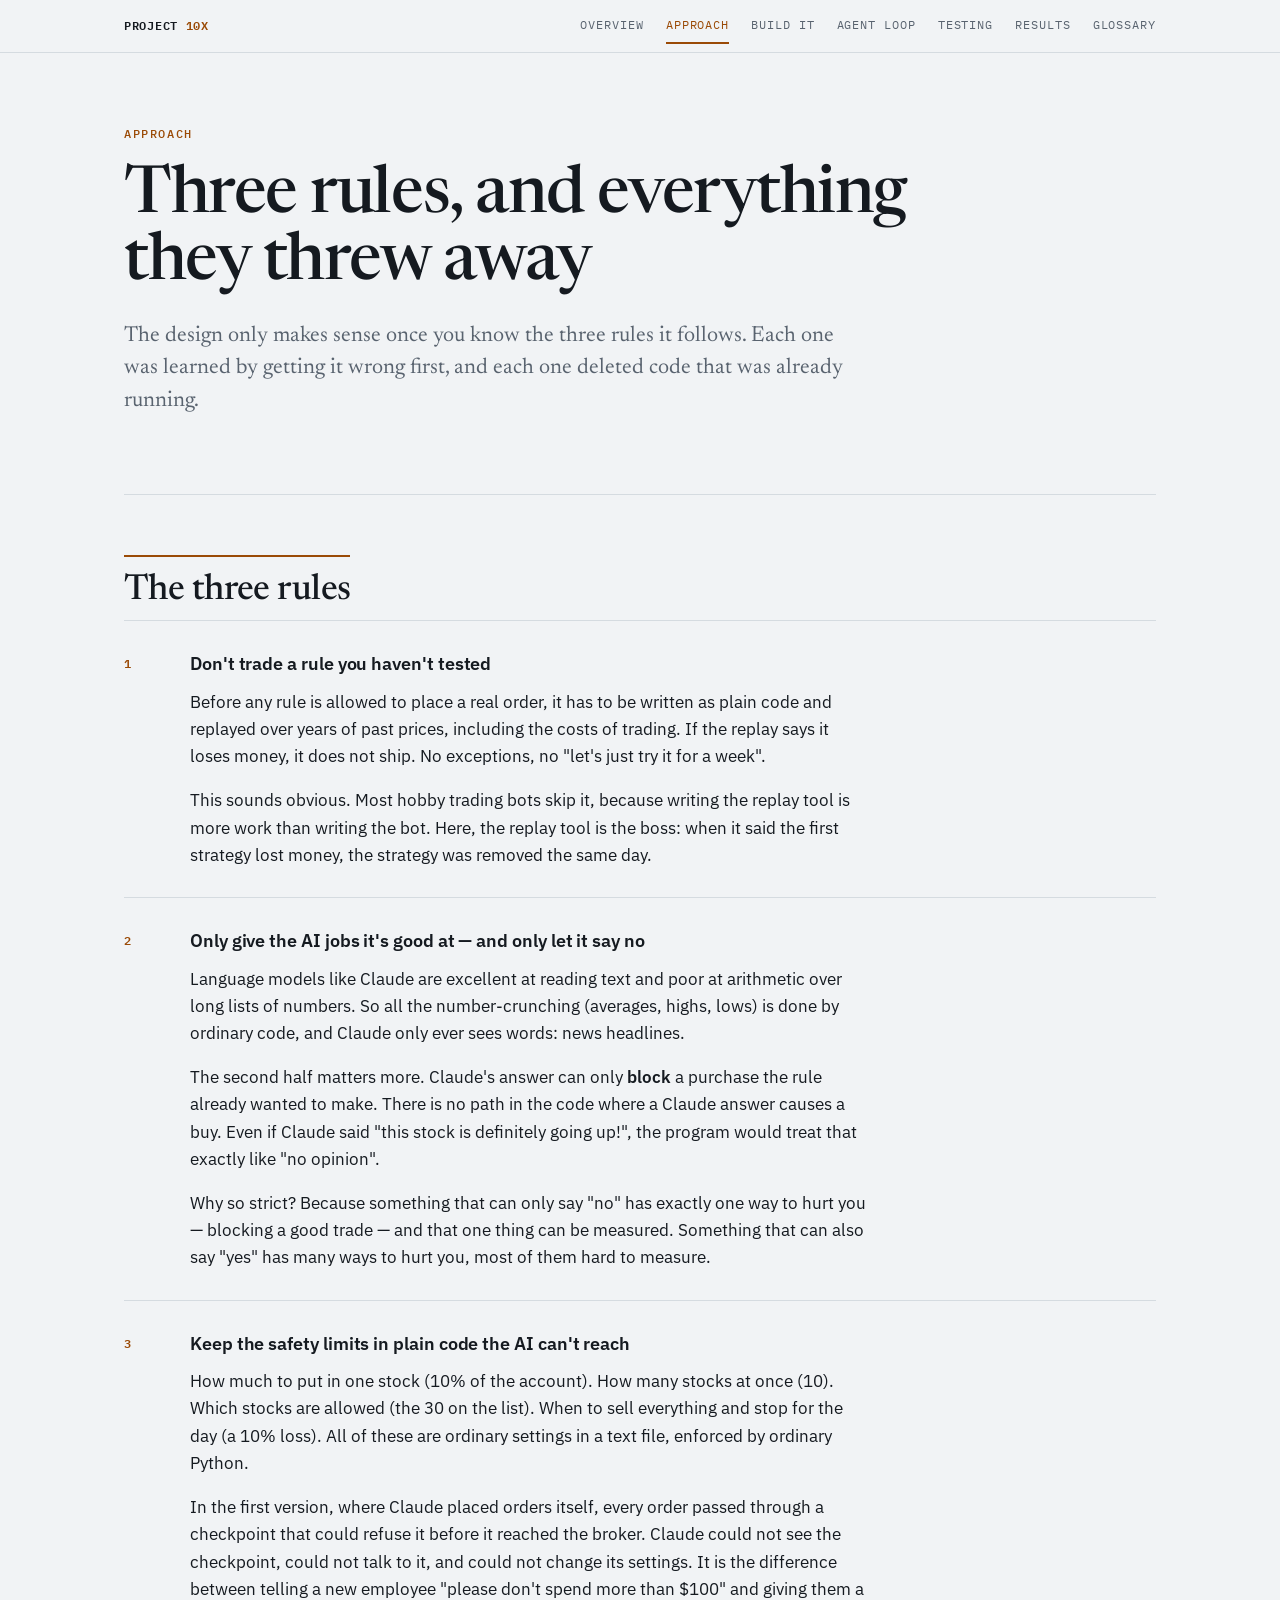
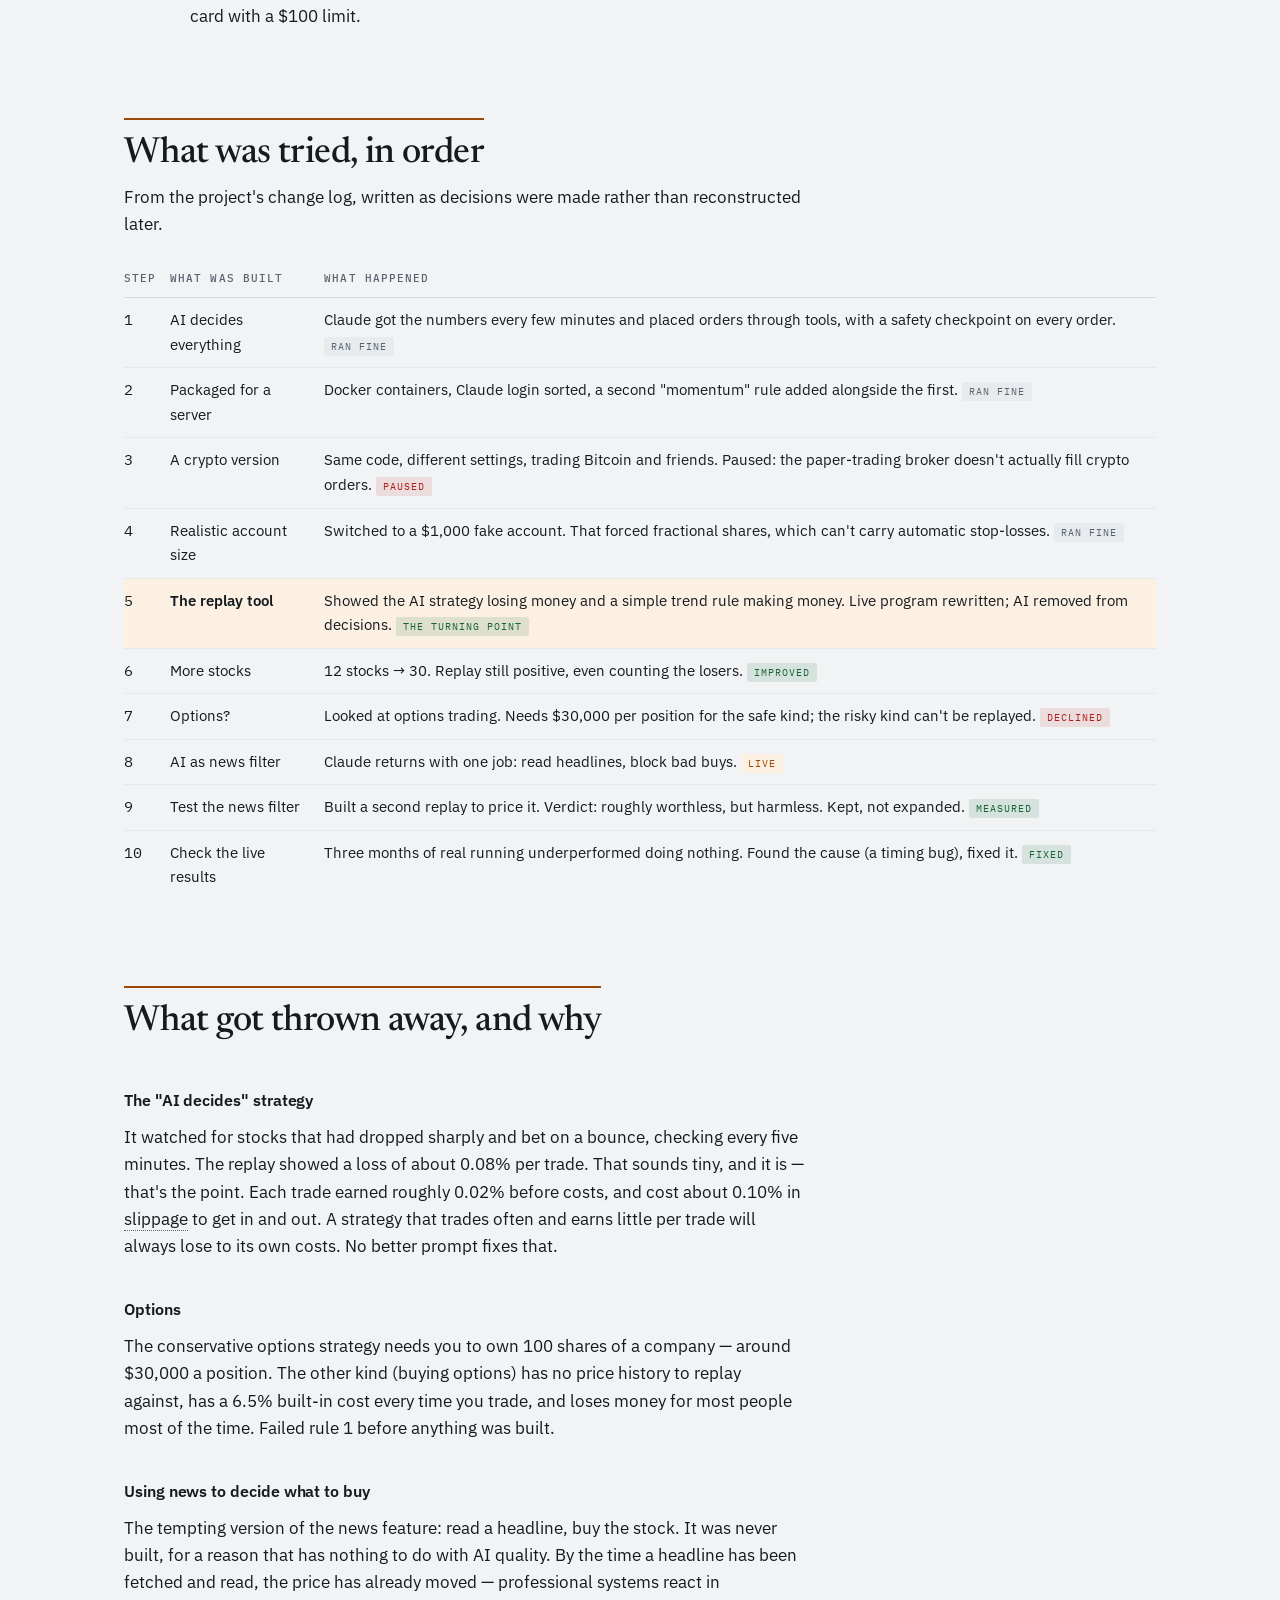
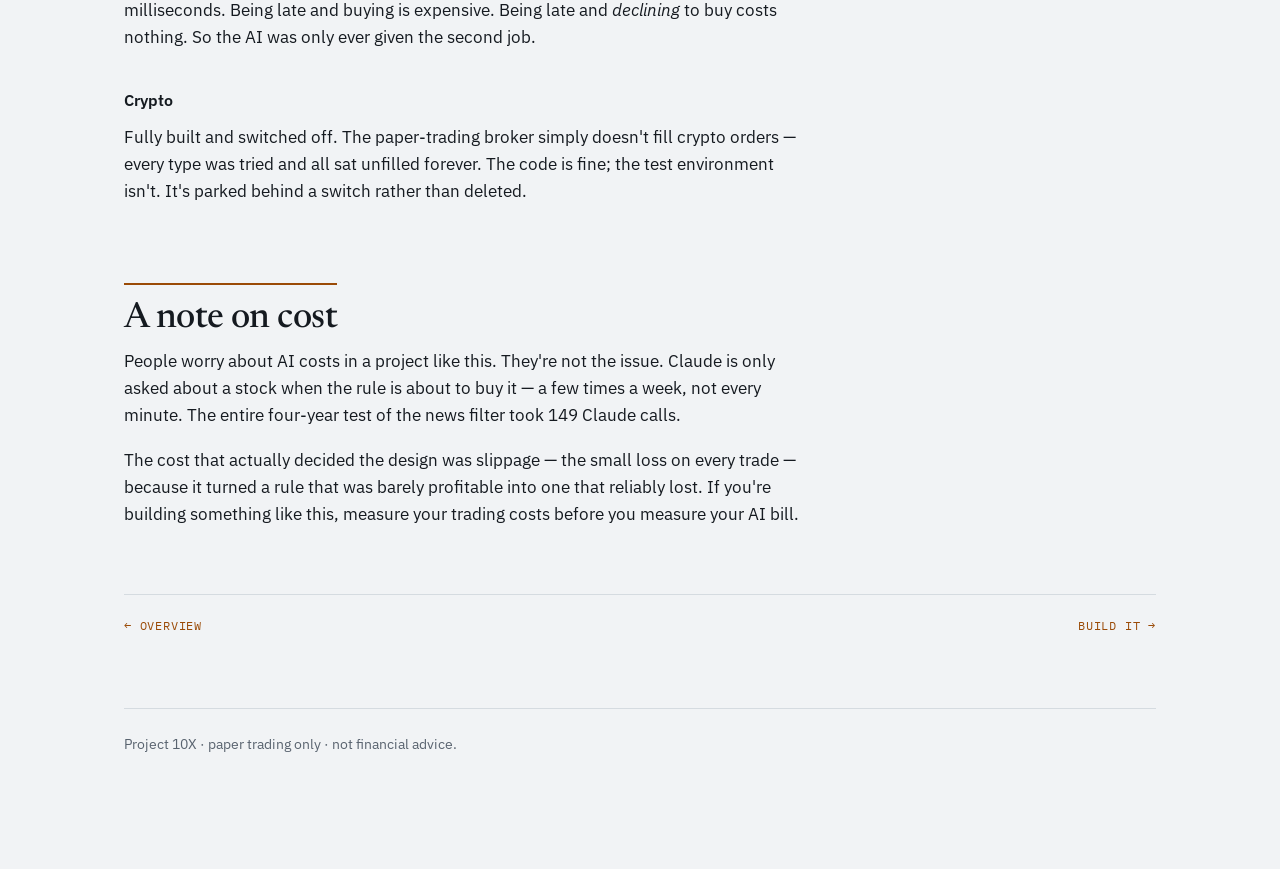
<file: docs/approach.html>
<!doctype html>
<html lang="en">
<head>
<meta charset="utf-8">
<meta name="viewport" content="width=device-width, initial-scale=1">
<title>Approach — Project 10X</title>
<meta name="description" content="The three rules the trading bot follows, and everything that was tried and thrown away — explained simply.">
<link rel="preconnect" href="https://fonts.googleapis.com">
<link rel="preconnect" href="https://fonts.gstatic.com" crossorigin>
<link rel="stylesheet" href="https://fonts.googleapis.com/css2?family=IBM+Plex+Mono:wght@400;500;600&family=IBM+Plex+Sans:wght@400;500;600&family=Newsreader:opsz,wght@6..72,400;6..72,500;6..72,600&display=swap">
<link rel="stylesheet" href="assets/site.css">
</head>
<body>
<nav class="sitenav"><div class="sitenav-inner">
  <a class="brand" href="index.html">Project <span>10X</span></a>
  <a class="nl" href="index.html">Overview</a>
  <a class="nl" href="approach.html" aria-current="page">Approach</a>
  <a class="nl" href="design.html">Build it</a>
  <a class="nl" href="agent-loop.html">Agent loop</a>
  <a class="nl" href="evals.html">Testing</a>
  <a class="nl" href="results.html">Results</a>
  <a class="nl" href="glossary.html">Glossary</a>
</div></nav>
<div class="page">

  <header class="masthead">
    <p class="eyebrow">Approach</p>
    <h1>Three rules, and everything they threw away</h1>
    <p class="standfirst">The design only makes sense once you know the three rules it follows. Each one was learned by getting it wrong first, and each one deleted code that was already running.</p>
  </header>

  <section id="rules">
    <h2>The three rules</h2>

    <div class="finding">
      <div class="finding-n">1</div>
      <div>
        <h3>Don't trade a rule you haven't tested</h3>
        <p>Before any rule is allowed to place a real order, it has to be written as plain code and replayed over years of past prices, including the costs of trading. If the replay says it loses money, it does not ship. No exceptions, no "let's just try it for a week".</p>
        <p>This sounds obvious. Most hobby trading bots skip it, because writing the replay tool is more work than writing the bot. Here, the replay tool is the boss: when it said the first strategy lost money, the strategy was removed the same day.</p>
      </div>
    </div>

    <div class="finding">
      <div class="finding-n">2</div>
      <div>
        <h3>Only give the AI jobs it's good at — and only let it say no</h3>
        <p>Language models like Claude are excellent at reading text and poor at arithmetic over long lists of numbers. So all the number-crunching (averages, highs, lows) is done by ordinary code, and Claude only ever sees words: news headlines.</p>
        <p>The second half matters more. Claude's answer can only <strong>block</strong> a purchase the rule already wanted to make. There is no path in the code where a Claude answer causes a buy. Even if Claude said "this stock is definitely going up!", the program would treat that exactly like "no opinion".</p>
        <p>Why so strict? Because something that can only say "no" has exactly one way to hurt you — blocking a good trade — and that one thing can be measured. Something that can also say "yes" has many ways to hurt you, most of them hard to measure.</p>
      </div>
    </div>

    <div class="finding">
      <div class="finding-n">3</div>
      <div>
        <h3>Keep the safety limits in plain code the AI can't reach</h3>
        <p>How much to put in one stock (10% of the account). How many stocks at once (10). Which stocks are allowed (the 30 on the list). When to sell everything and stop for the day (a 10% loss). All of these are ordinary settings in a text file, enforced by ordinary Python.</p>
        <p>In the first version, where Claude placed orders itself, every order passed through a checkpoint that could refuse it before it reached the broker. Claude could not see the checkpoint, could not talk to it, and could not change its settings. It is the difference between telling a new employee "please don't spend more than $100" and giving them a card with a $100 limit.</p>
      </div>
    </div>
  </section>

  <section id="log">
    <h2>What was tried, in order</h2>
    <div class="col">
      <p>From the project's change log, written as decisions were made rather than reconstructed later.</p>
    </div>
    <div class="table-wrap">
      <table>
        <thead><tr><th>Step</th><th>What was built</th><th>What happened</th></tr></thead>
        <tbody>
          <tr><td class="mono">1</td><td>AI decides everything</td><td>Claude got the numbers every few minutes and placed orders through tools, with a safety checkpoint on every order. <span class="pill">ran fine</span></td></tr>
          <tr><td class="mono">2</td><td>Packaged for a server</td><td>Docker containers, Claude login sorted, a second "momentum" rule added alongside the first. <span class="pill">ran fine</span></td></tr>
          <tr><td class="mono">3</td><td>A crypto version</td><td>Same code, different settings, trading Bitcoin and friends. Paused: the paper-trading broker doesn't actually fill crypto orders. <span class="pill killed">paused</span></td></tr>
          <tr><td class="mono">4</td><td>Realistic account size</td><td>Switched to a $1,000 fake account. That forced fractional shares, which can't carry automatic stop-losses. <span class="pill">ran fine</span></td></tr>
          <tr class="hi"><td class="mono">5</td><td><strong>The replay tool</strong></td><td>Showed the AI strategy losing money and a simple trend rule making money. Live program rewritten; AI removed from decisions. <span class="pill ok">the turning point</span></td></tr>
          <tr><td class="mono">6</td><td>More stocks</td><td>12 stocks → 30. Replay still positive, even counting the losers. <span class="pill ok">improved</span></td></tr>
          <tr><td class="mono">7</td><td>Options?</td><td>Looked at options trading. Needs $30,000 per position for the safe kind; the risky kind can't be replayed. <span class="pill killed">declined</span></td></tr>
          <tr><td class="mono">8</td><td>AI as news filter</td><td>Claude returns with one job: read headlines, block bad buys. <span class="pill live">live</span></td></tr>
          <tr><td class="mono">9</td><td>Test the news filter</td><td>Built a second replay to price it. Verdict: roughly worthless, but harmless. Kept, not expanded. <span class="pill ok">measured</span></td></tr>
          <tr><td class="mono">10</td><td>Check the live results</td><td>Three months of real running underperformed doing nothing. Found the cause (a timing bug), fixed it. <span class="pill ok">fixed</span></td></tr>
        </tbody>
      </table>
    </div>
  </section>

  <section id="rejected">
    <h2>What got thrown away, and why</h2>

    <h3>The "AI decides" strategy</h3>
    <div class="col">
      <p>It watched for stocks that had dropped sharply and bet on a bounce, checking every five minutes. The replay showed a loss of about 0.08% per trade. That sounds tiny, and it is — that's the point. Each trade earned roughly 0.02% before costs, and cost about 0.10% in <a class="term" href="glossary.html#slippage">slippage</a> to get in and out. A strategy that trades often and earns little per trade will always lose to its own costs. No better prompt fixes that.</p>
    </div>

    <h3>Options</h3>
    <div class="col">
      <p>The conservative options strategy needs you to own 100 shares of a company — around $30,000 a position. The other kind (buying options) has no price history to replay against, has a 6.5% built-in cost every time you trade, and loses money for most people most of the time. Failed rule 1 before anything was built.</p>
    </div>

    <h3>Using news to decide what to buy</h3>
    <div class="col">
      <p>The tempting version of the news feature: read a headline, buy the stock. It was never built, for a reason that has nothing to do with AI quality. By the time a headline has been fetched and read, the price has already moved — professional systems react in milliseconds. Being late and buying is expensive. Being late and <em>declining</em> to buy costs nothing. So the AI was only ever given the second job.</p>
    </div>

    <h3>Crypto</h3>
    <div class="col">
      <p>Fully built and switched off. The paper-trading broker simply doesn't fill crypto orders — every type was tried and all sat unfilled forever. The code is fine; the test environment isn't. It's parked behind a switch rather than deleted.</p>
    </div>
  </section>

  <section id="cost">
    <h2>A note on cost</h2>
    <div class="col">
      <p>People worry about AI costs in a project like this. They're not the issue. Claude is only asked about a stock when the rule is about to buy it — a few times a week, not every minute. The entire four-year test of the news filter took 149 Claude calls.</p>
      <p>The cost that actually decided the design was slippage — the small loss on every trade — because it turned a rule that was barely profitable into one that reliably lost. If you're building something like this, measure your trading costs before you measure your AI bill.</p>
    </div>
  </section>

  <div class="pager"><a href="index.html">← Overview</a><a href="design.html">Build it →</a></div>
  <footer><p>Project 10X · paper trading only · not financial advice.</p></footer>
</div>
</body>
</html>
</file>
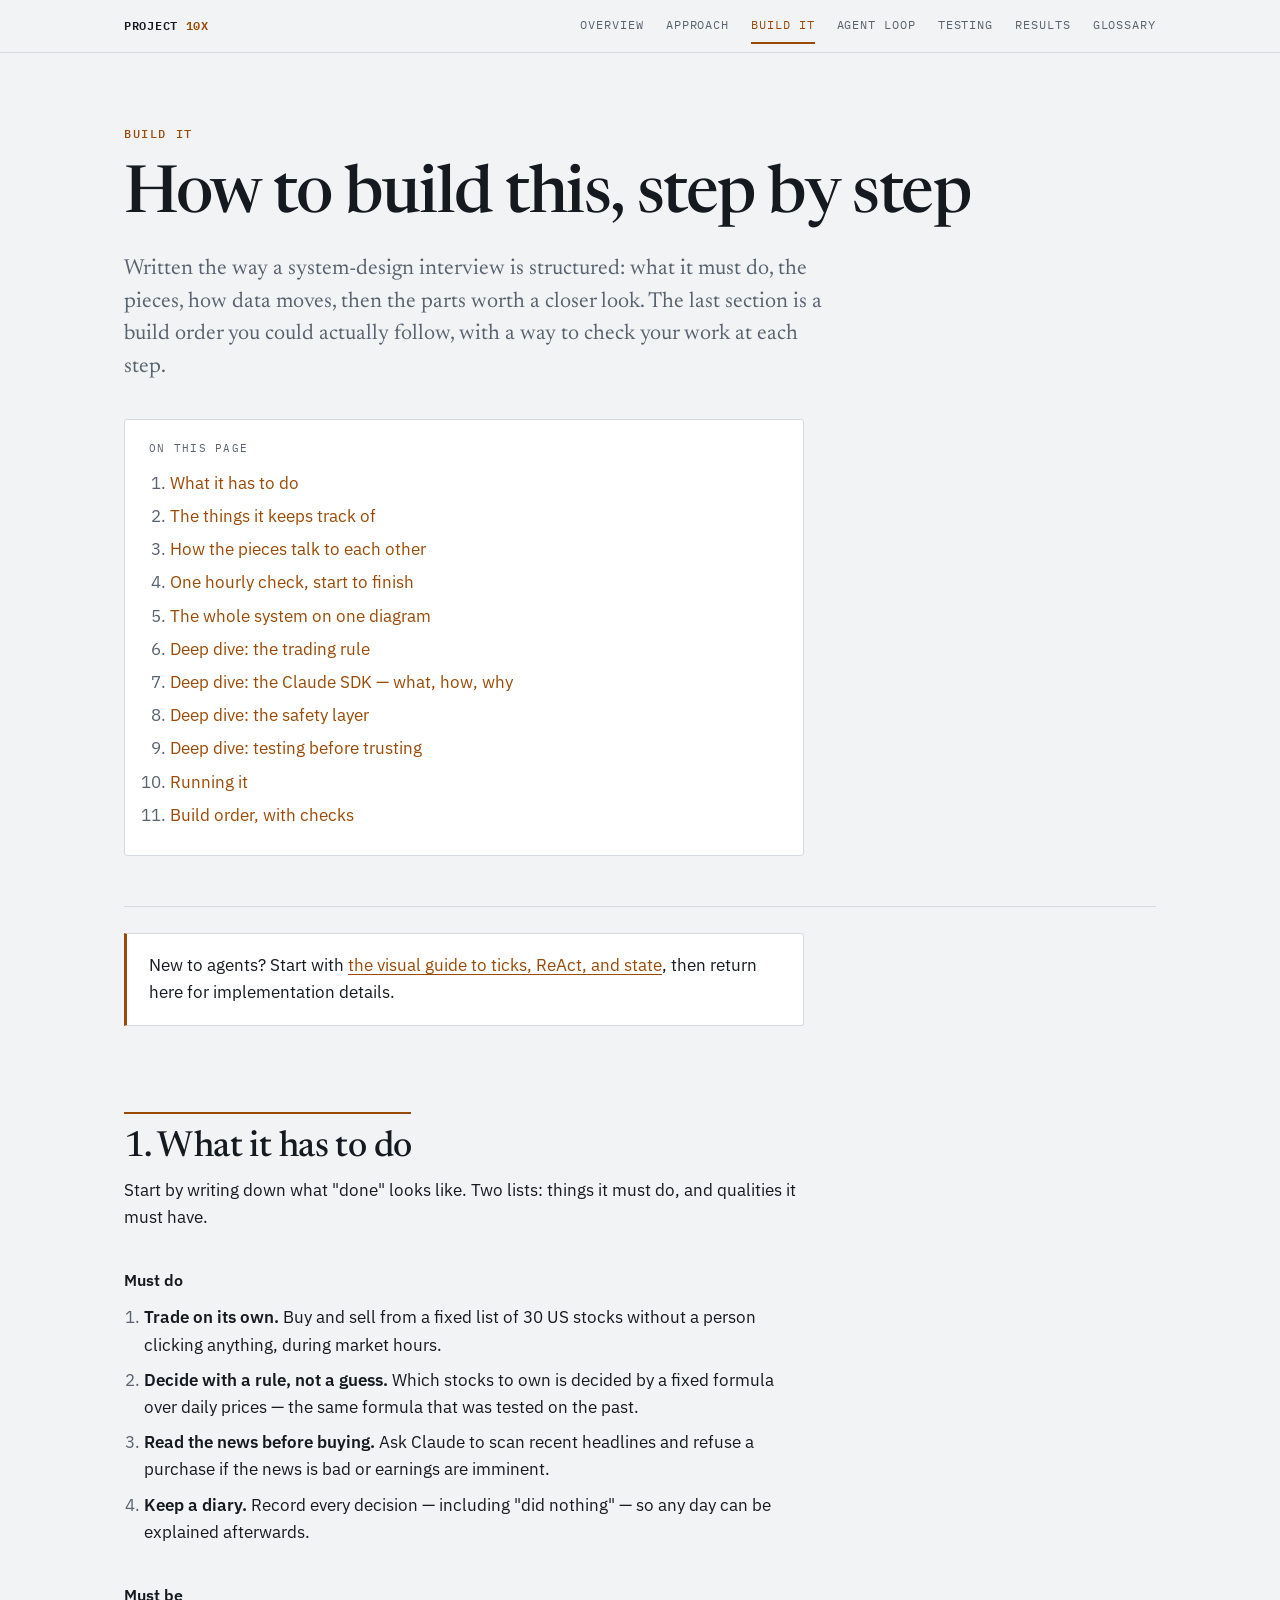
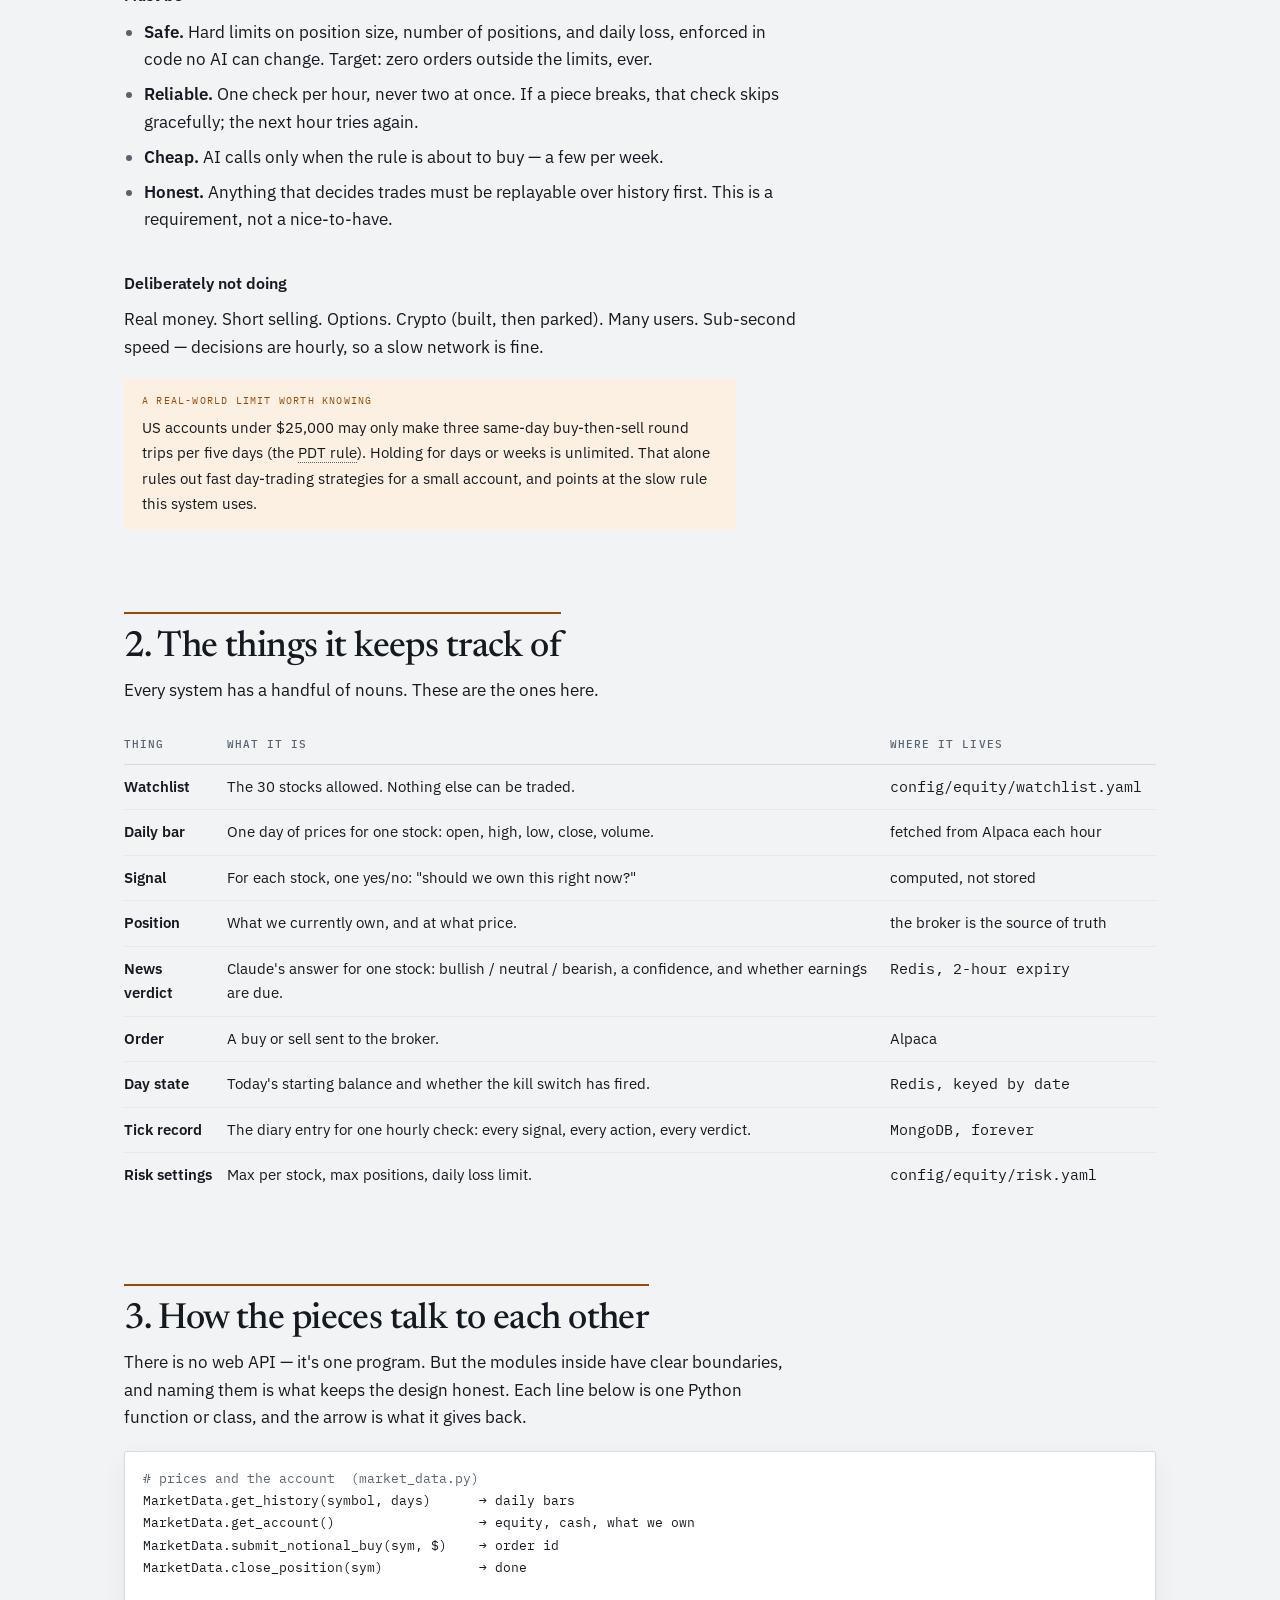
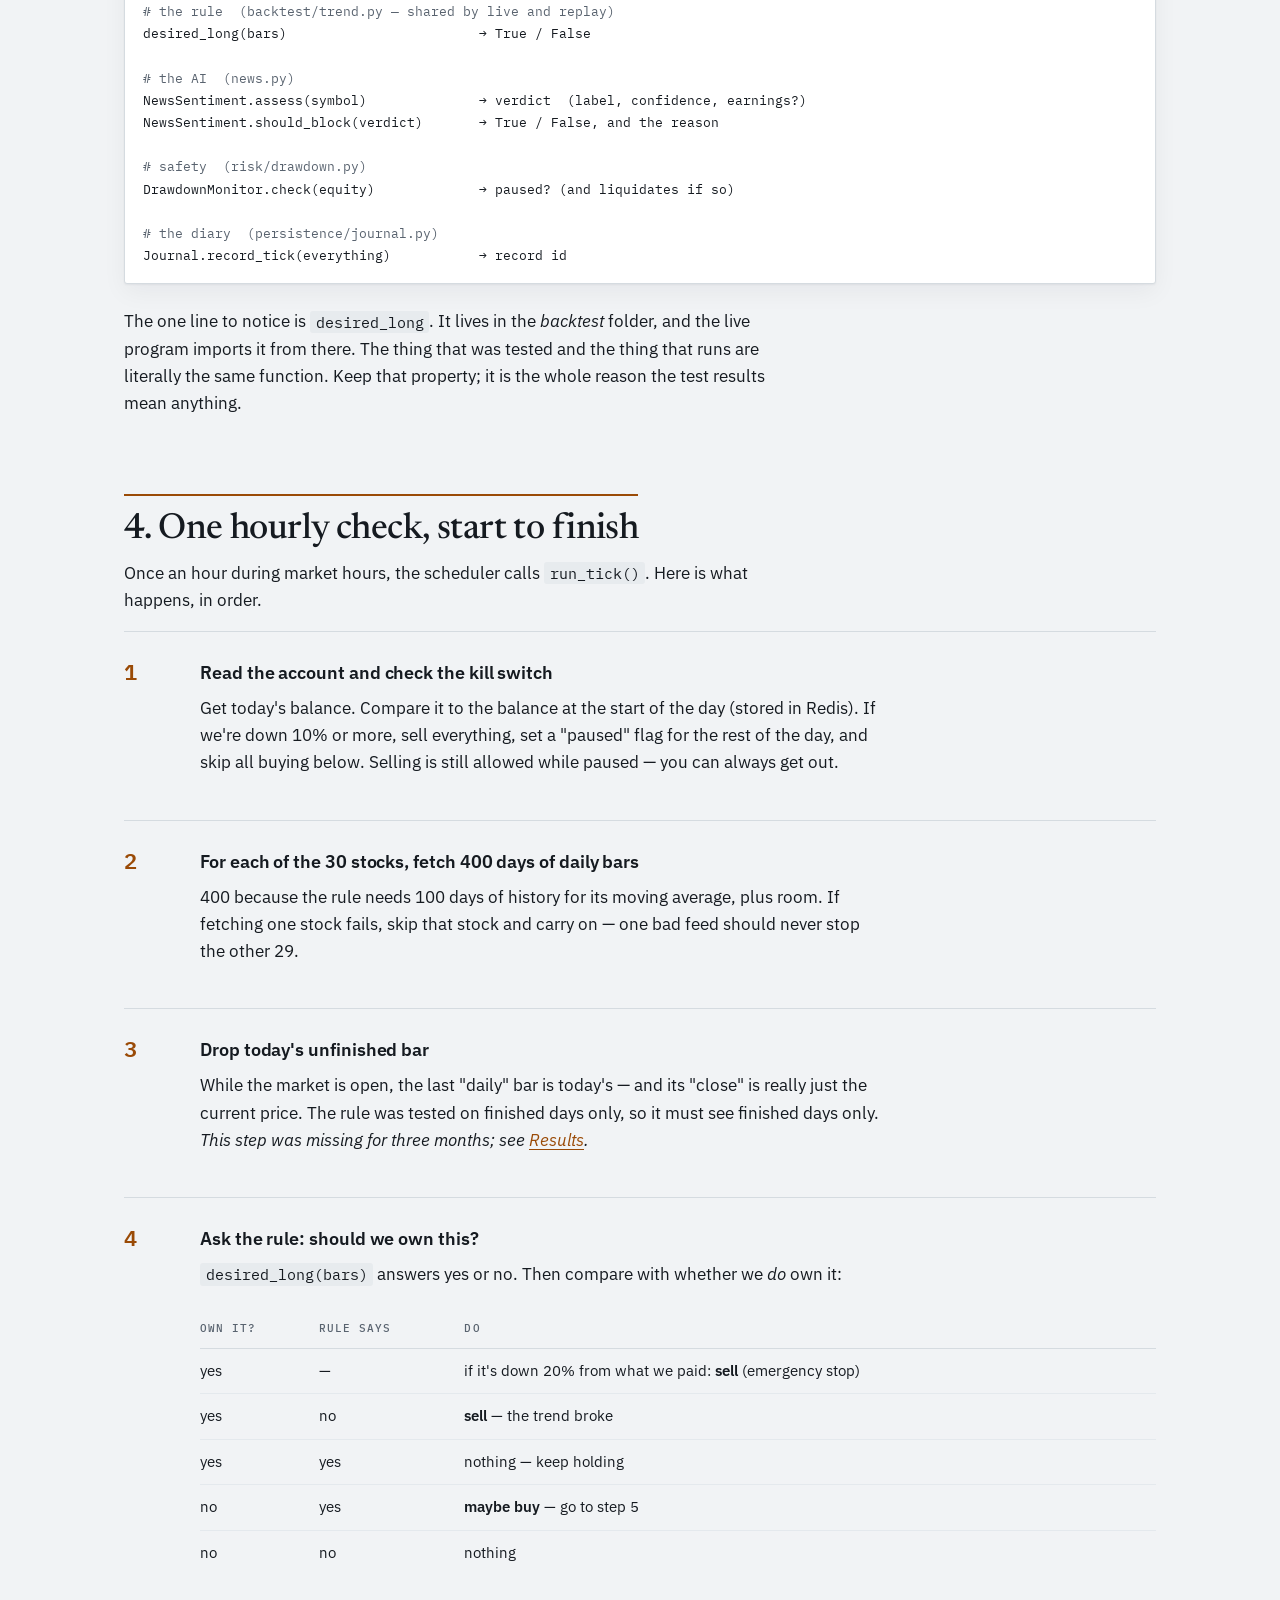
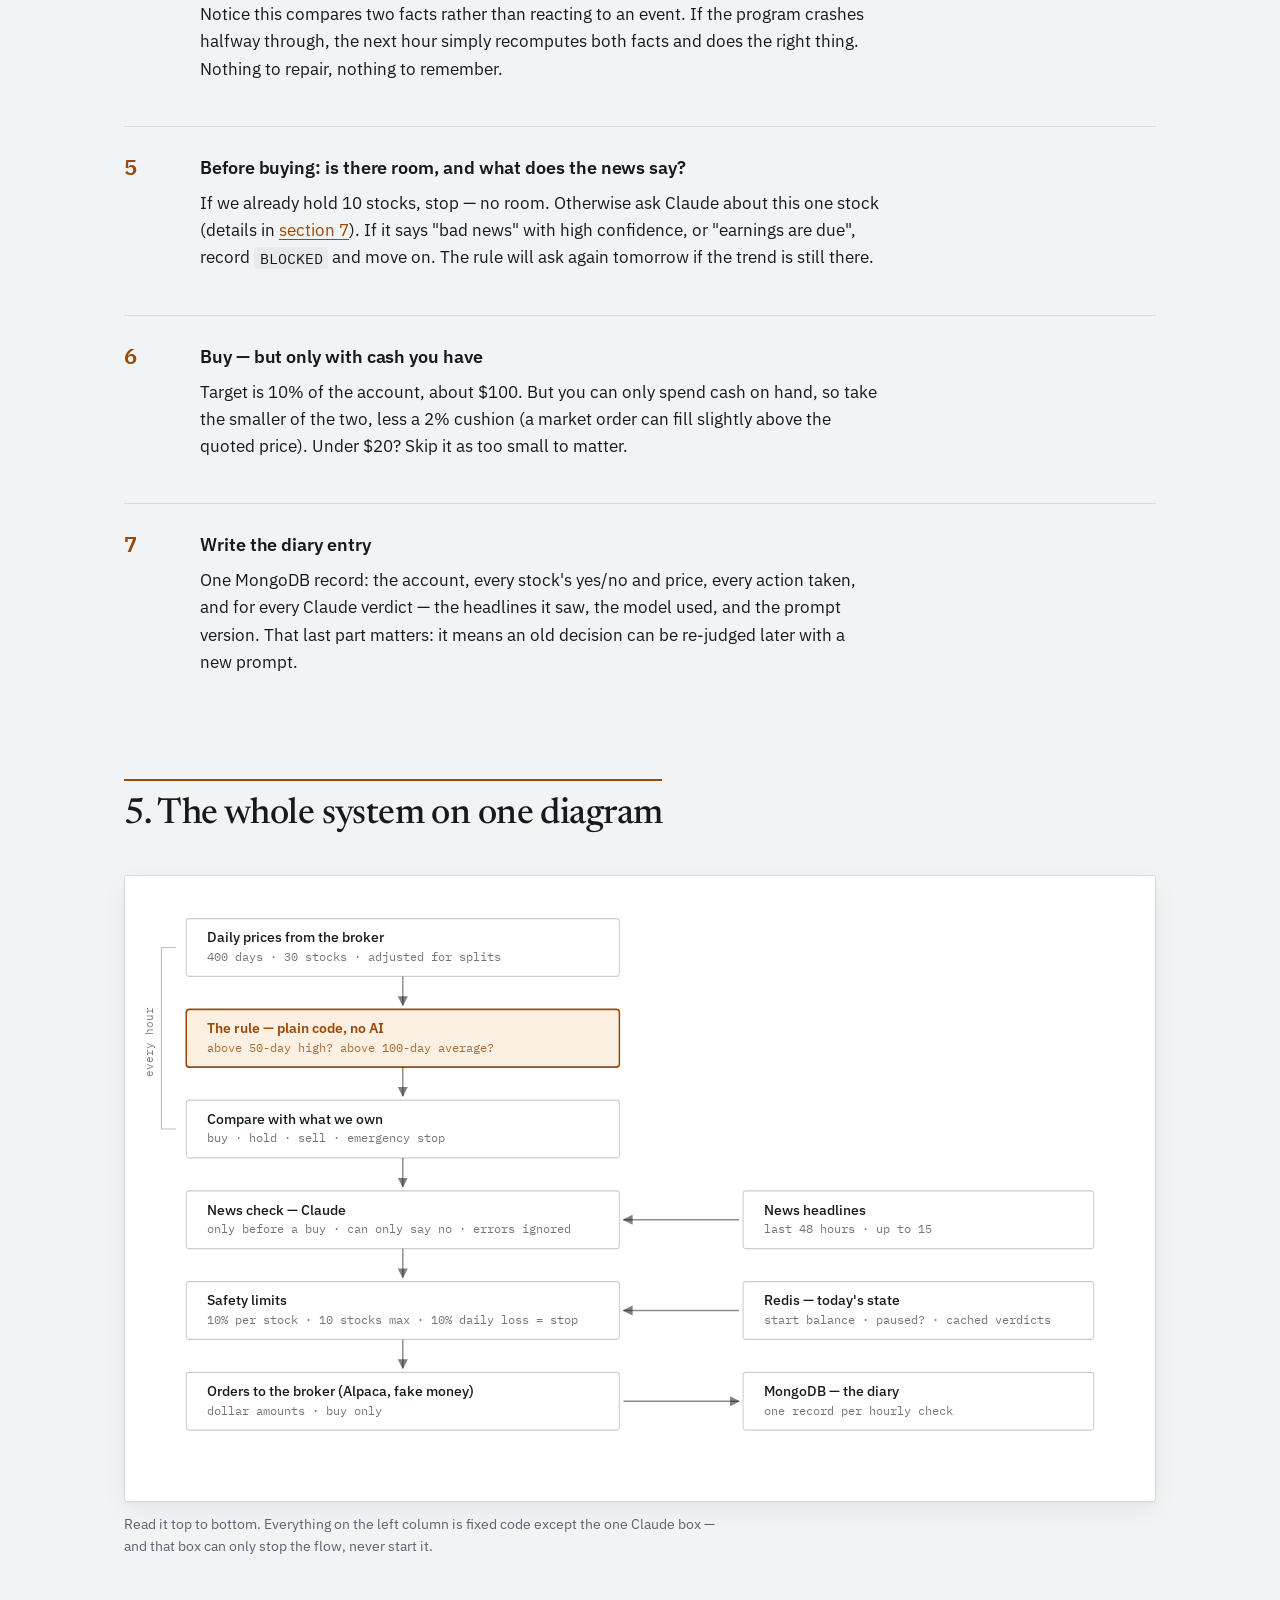
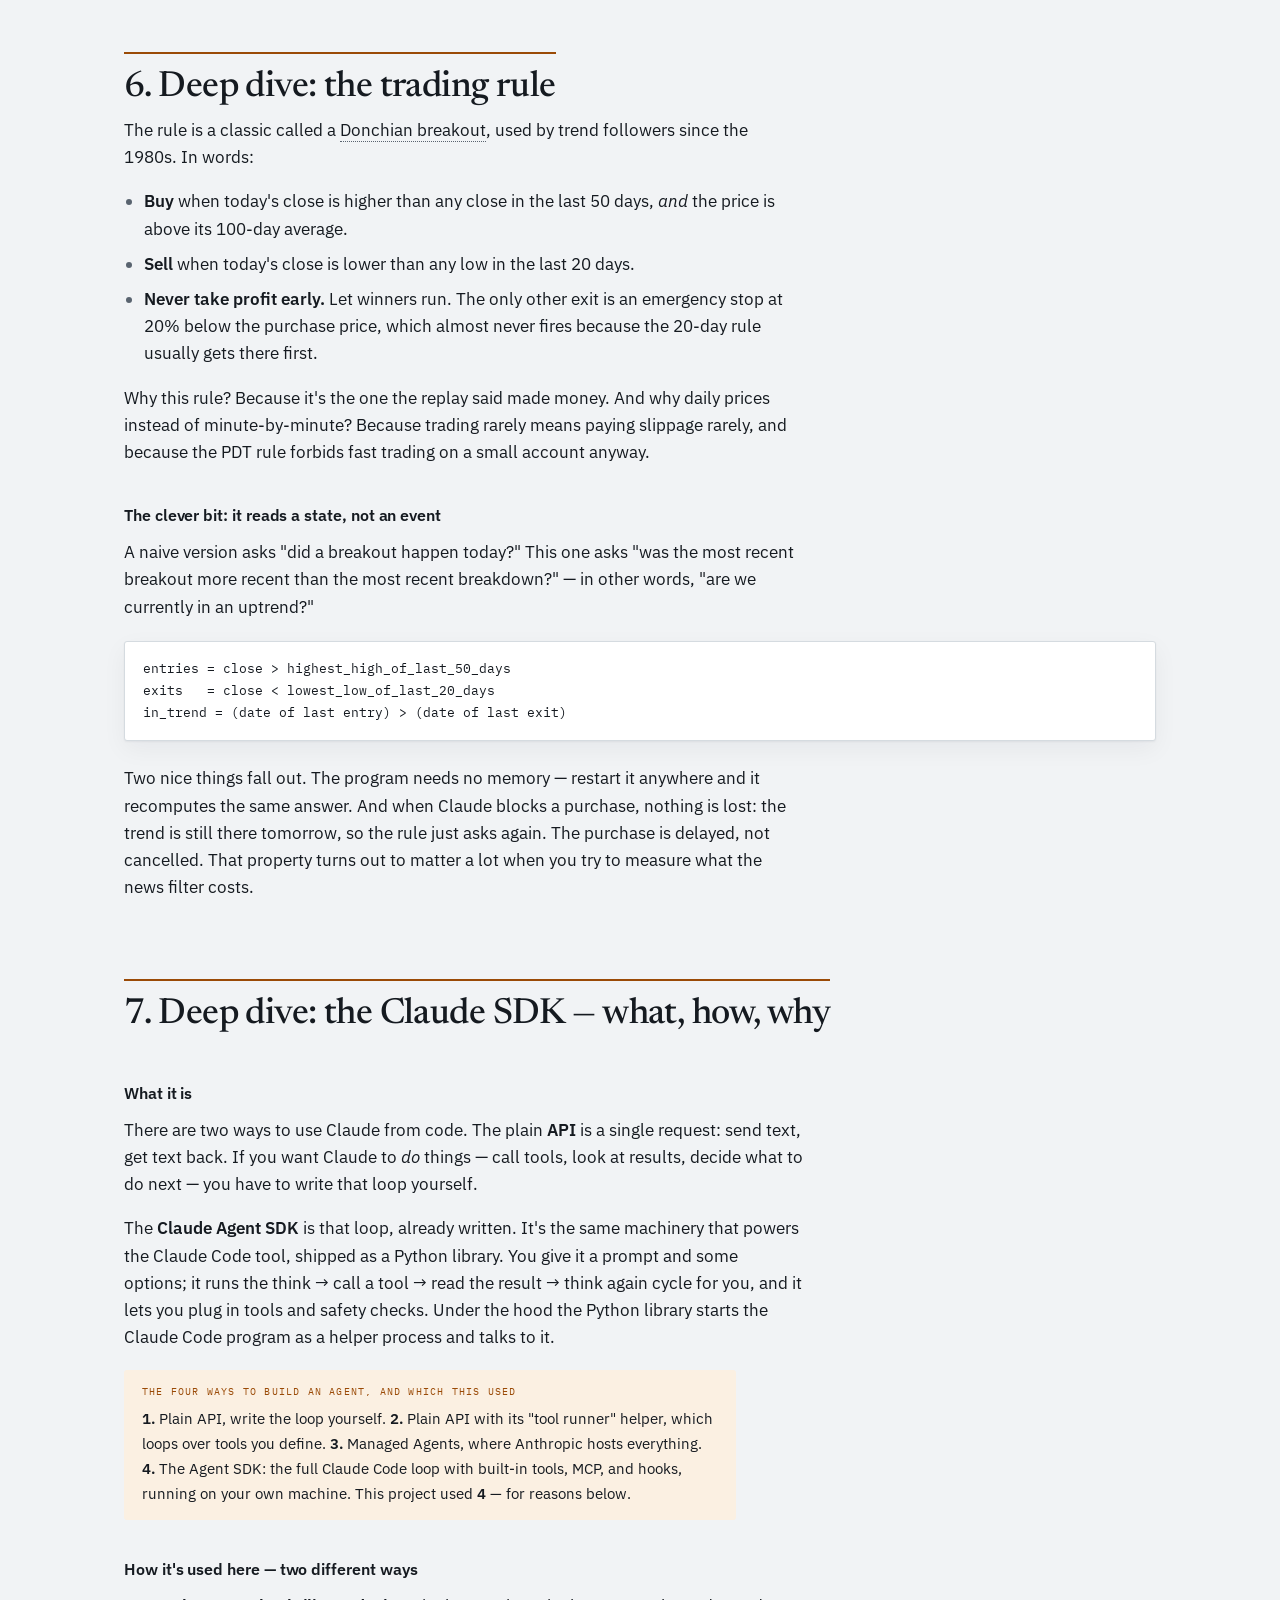
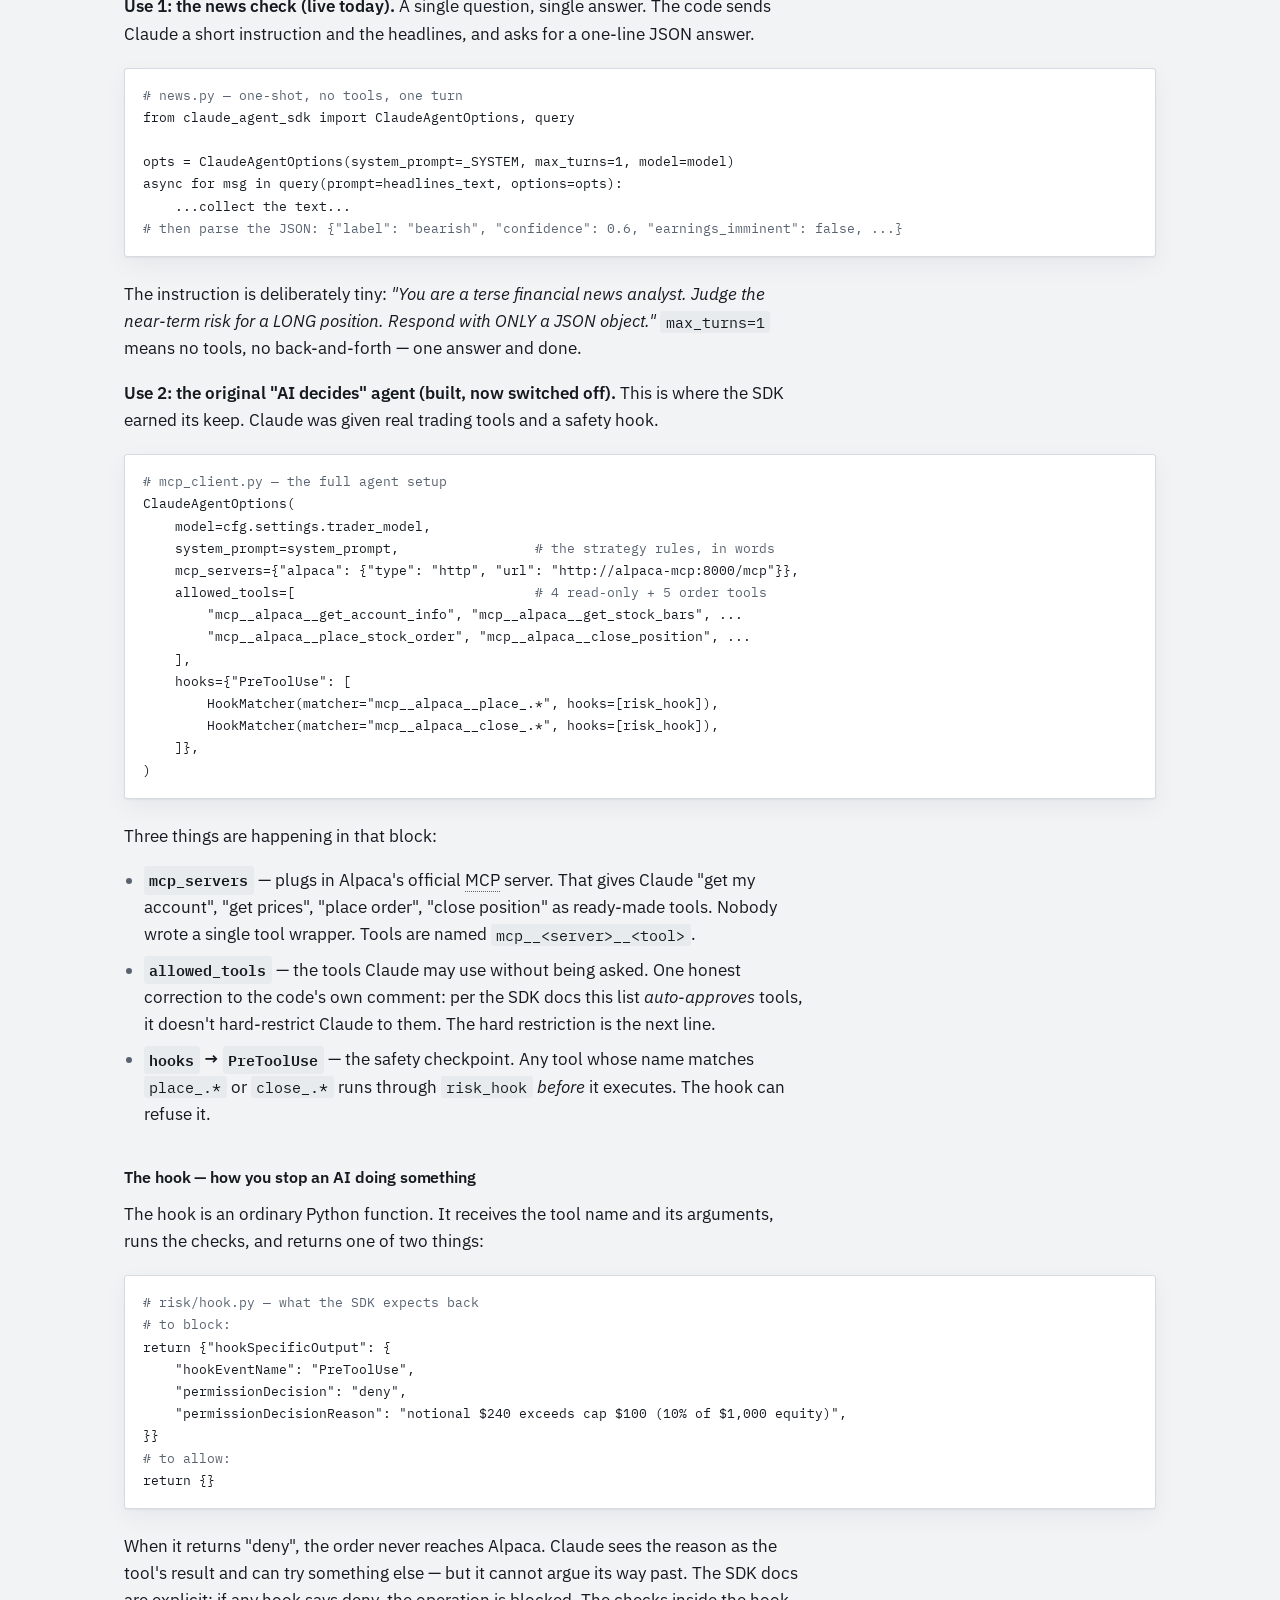
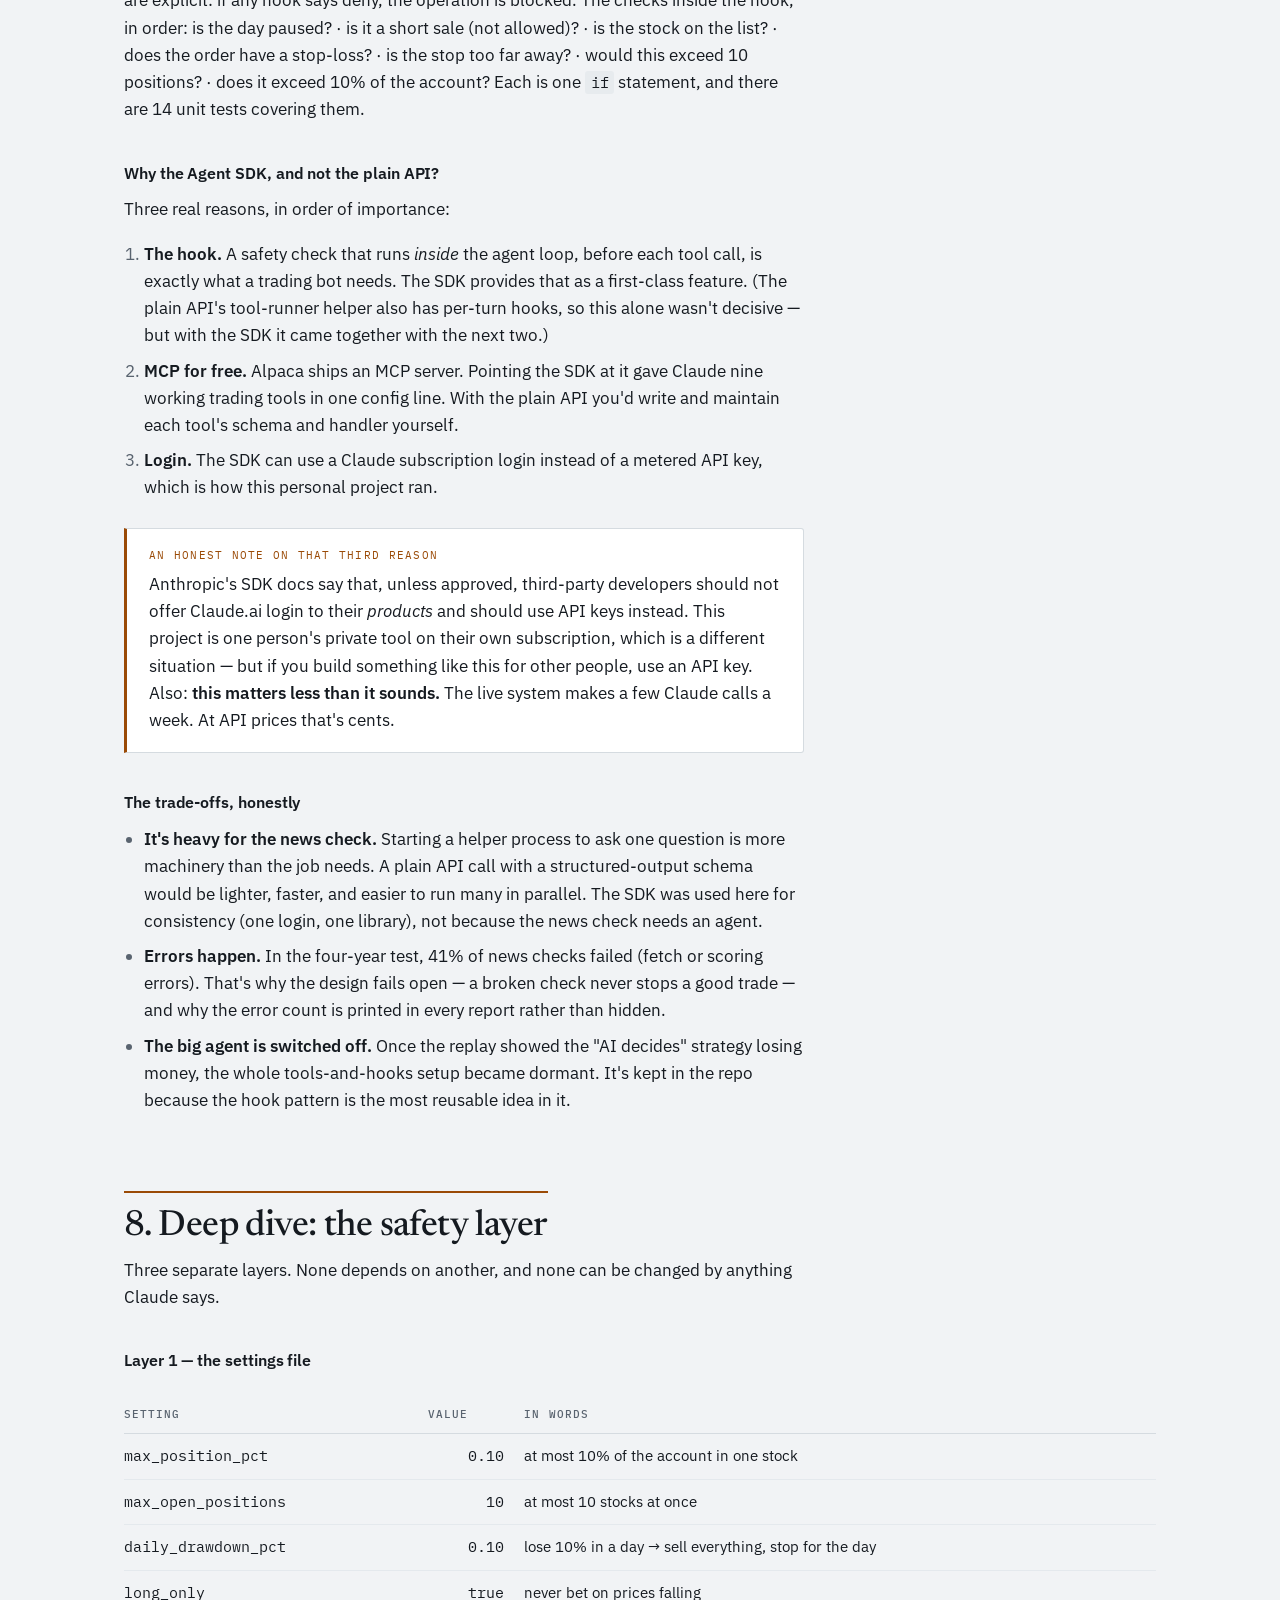
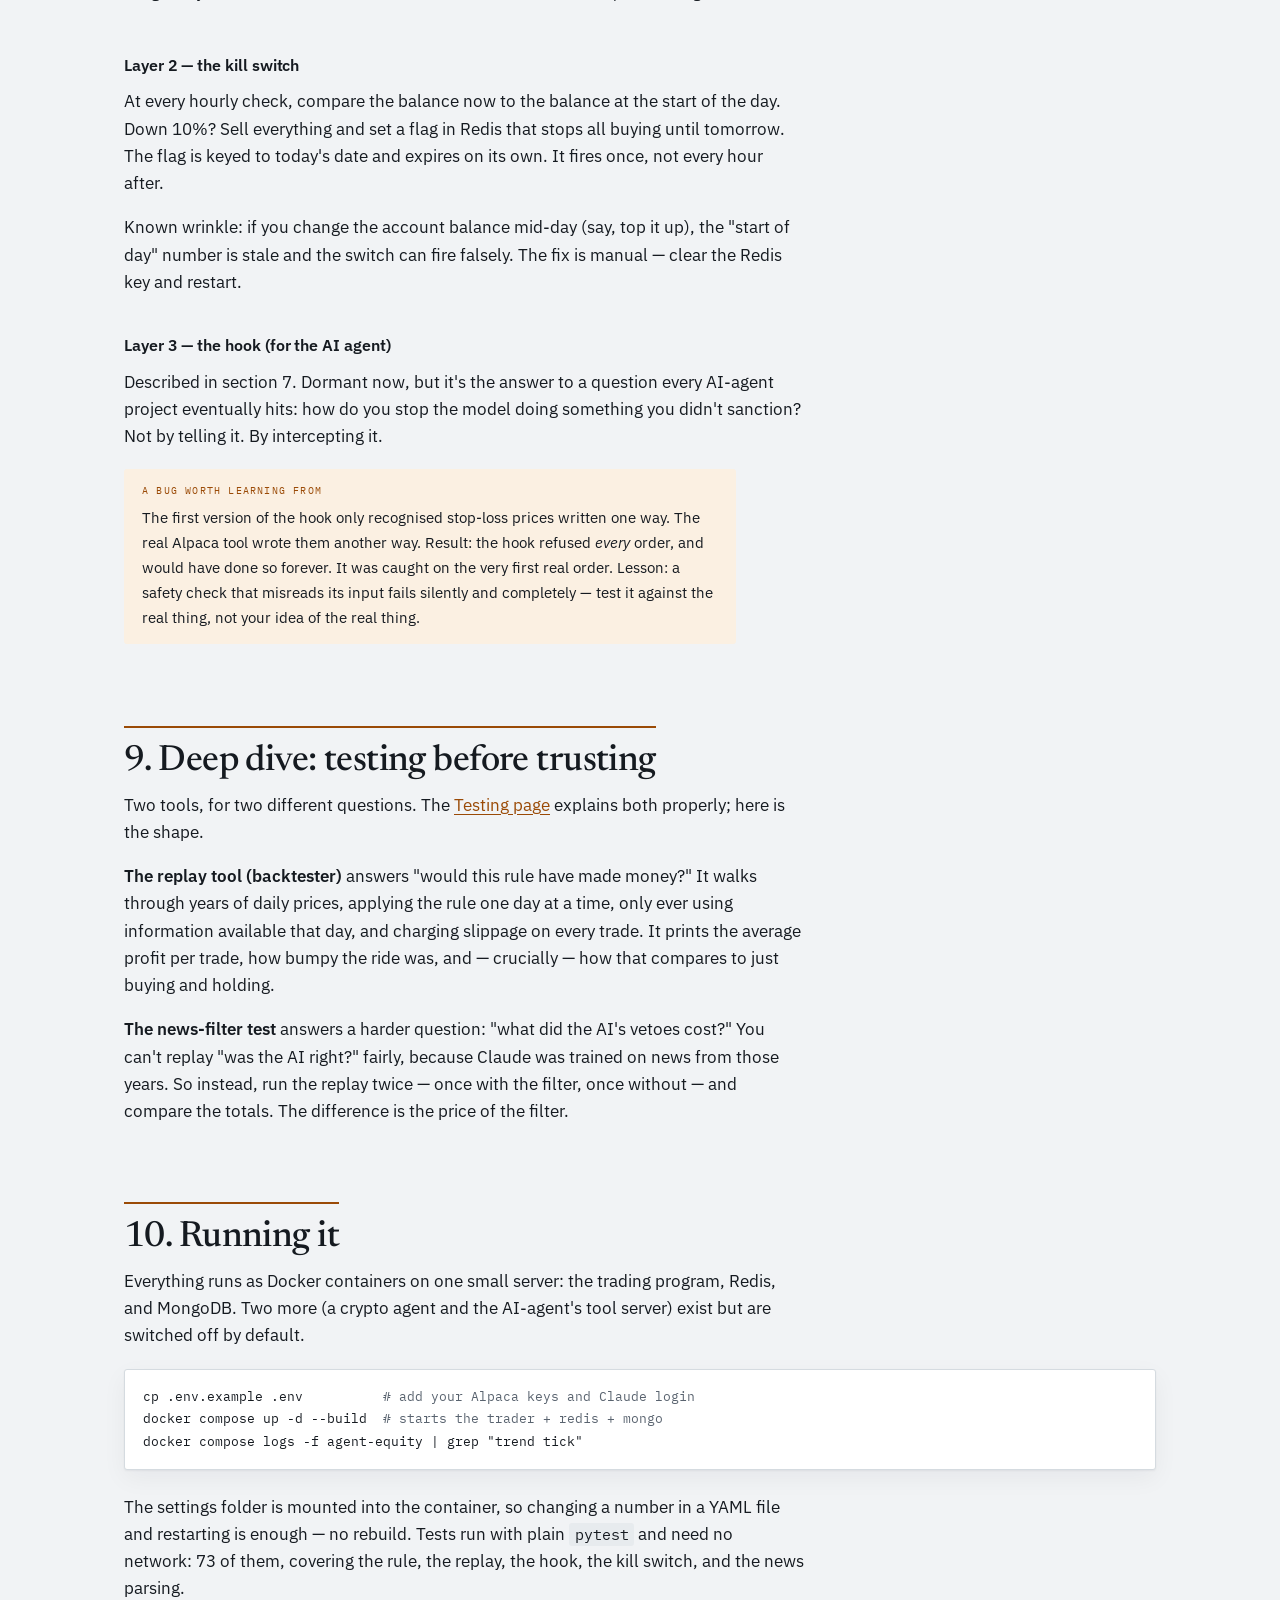
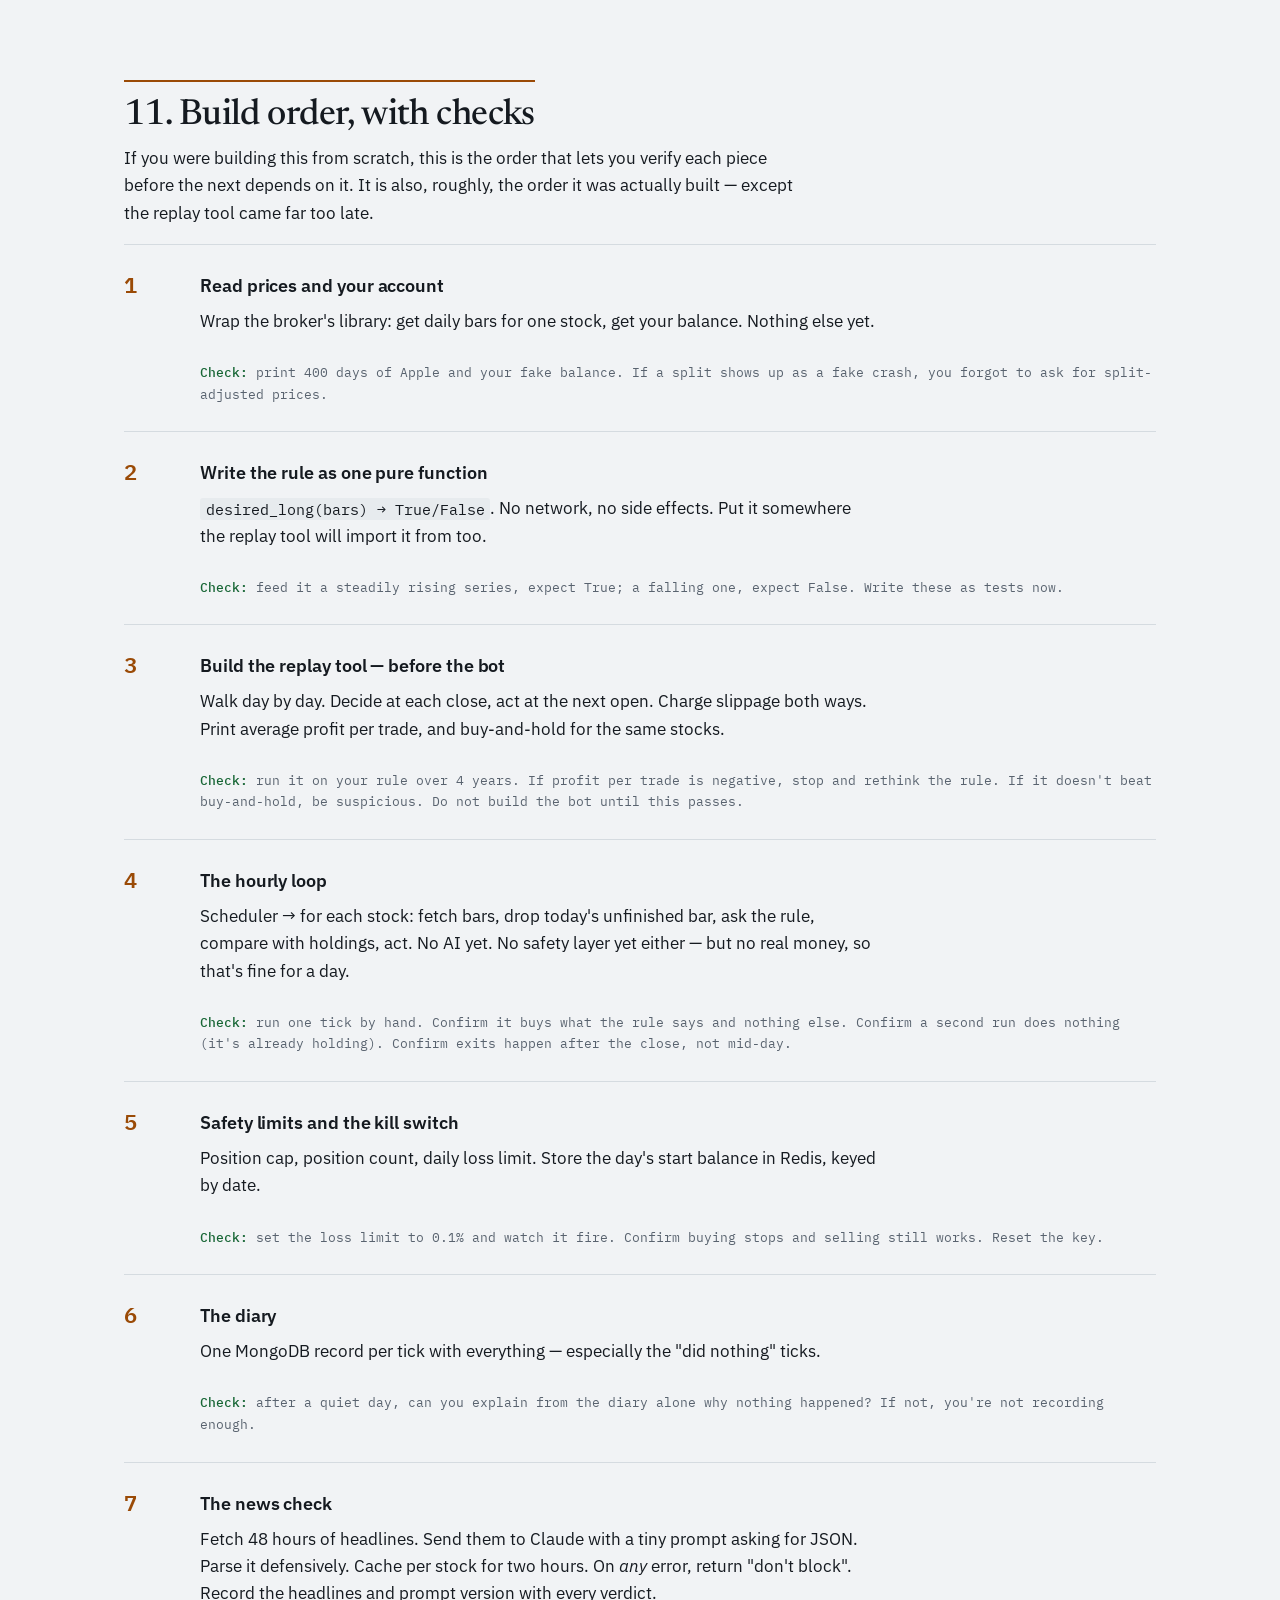
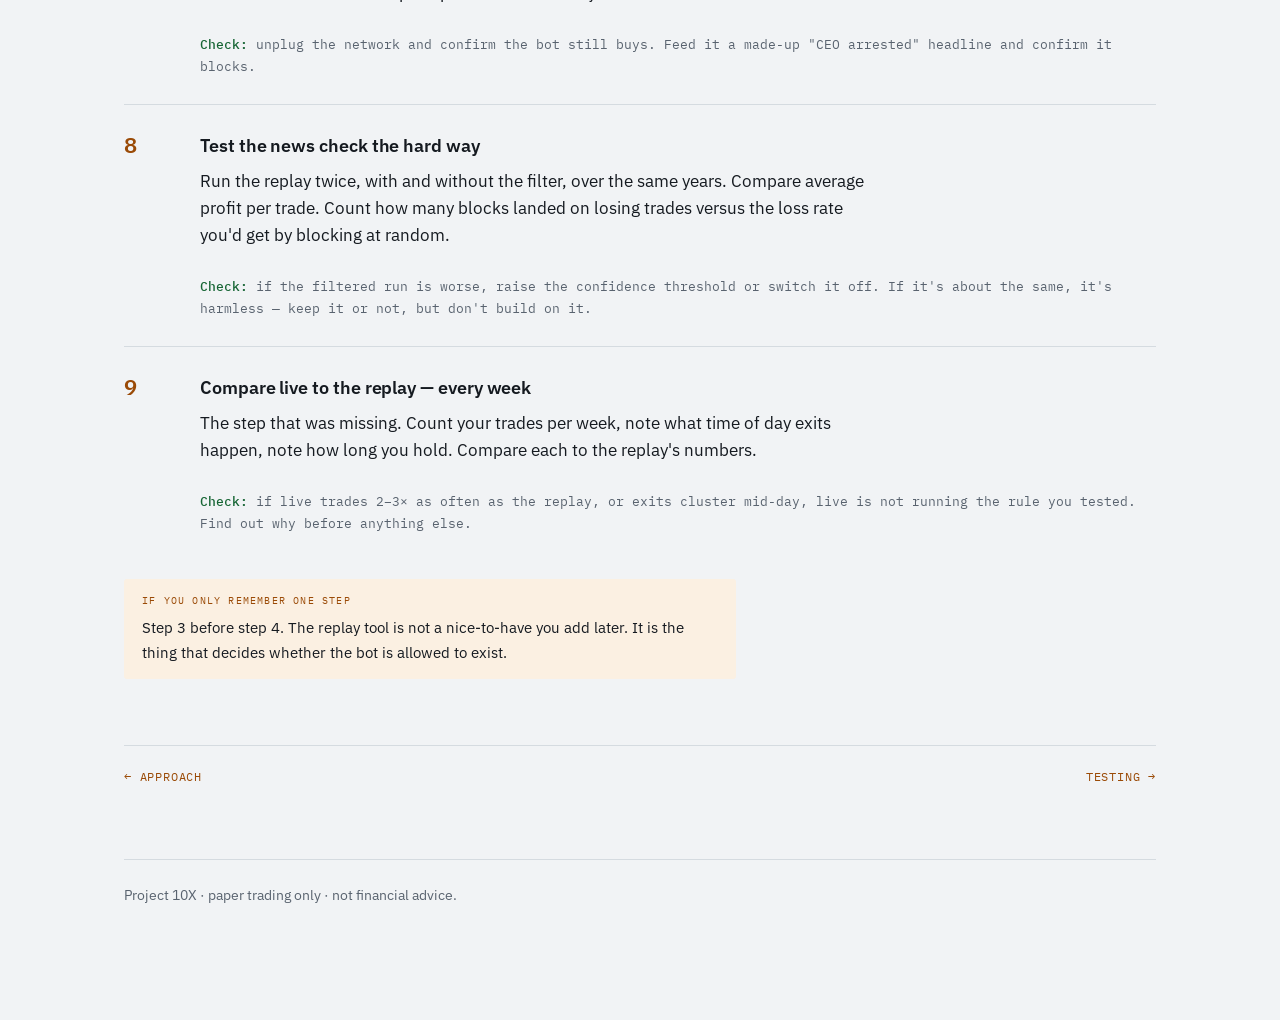
<file: docs/design.html>
<!doctype html>
<html lang="en">
<head>
<meta charset="utf-8">
<meta name="viewport" content="width=device-width, initial-scale=1">
<title>Build it — Project 10X</title>
<meta name="description" content="How to build this trading bot step by step, written as a system-design walkthrough: requirements, pieces, data flow, deep dives on the Claude SDK and the safety layer, and a build order.">
<link rel="preconnect" href="https://fonts.googleapis.com">
<link rel="preconnect" href="https://fonts.gstatic.com" crossorigin>
<link rel="stylesheet" href="https://fonts.googleapis.com/css2?family=IBM+Plex+Mono:wght@400;500;600&family=IBM+Plex+Sans:wght@400;500;600&family=Newsreader:opsz,wght@6..72,400;6..72,500;6..72,600&display=swap">
<link rel="stylesheet" href="assets/site.css">
</head>
<body>
<nav class="sitenav"><div class="sitenav-inner">
  <a class="brand" href="index.html">Project <span>10X</span></a>
  <a class="nl" href="index.html">Overview</a>
  <a class="nl" href="approach.html">Approach</a>
  <a class="nl" href="design.html" aria-current="page">Build it</a>
  <a class="nl" href="agent-loop.html">Agent loop</a>
  <a class="nl" href="evals.html">Testing</a>
  <a class="nl" href="results.html">Results</a>
  <a class="nl" href="glossary.html">Glossary</a>
</div></nav>
<div class="page">

  <header class="masthead">
    <p class="eyebrow">Build it</p>
    <h1>How to build this, step by step</h1>
    <p class="standfirst">Written the way a system-design interview is structured: what it must do, the pieces, how data moves, then the parts worth a closer look. The last section is a build order you could actually follow, with a way to check your work at each step.</p>
    <div class="toc">
      <div class="k">On this page</div>
      <ol>
        <li><a href="#req">What it has to do</a></li>
        <li><a href="#entities">The things it keeps track of</a></li>
        <li><a href="#api">How the pieces talk to each other</a></li>
        <li><a href="#flow">One hourly check, start to finish</a></li>
        <li><a href="#hld">The whole system on one diagram</a></li>
        <li><a href="#dive-rule">Deep dive: the trading rule</a></li>
        <li><a href="#sdk">Deep dive: the Claude SDK — what, how, why</a></li>
        <li><a href="#dive-risk">Deep dive: the safety layer</a></li>
        <li><a href="#dive-test">Deep dive: testing before trusting</a></li>
        <li><a href="#run">Running it</a></li>
        <li><a href="#order">Build order, with checks</a></li>
      </ol>
    </div>
  </header>

  <!-- ================================================================ -->
  <aside class="note"><p>New to agents? Start with <a href="agent-loop.html">the visual guide to ticks, ReAct, and state</a>, then return here for implementation details.</p></aside>
  <section id="req">
    <h2>1. What it has to do</h2>
    <div class="col">
      <p>Start by writing down what "done" looks like. Two lists: things it must do, and qualities it must have.</p>
    </div>

    <h3>Must do</h3>
    <div class="col">
      <ol>
        <li><strong>Trade on its own.</strong> Buy and sell from a fixed list of 30 US stocks without a person clicking anything, during market hours.</li>
        <li><strong>Decide with a rule, not a guess.</strong> Which stocks to own is decided by a fixed formula over daily prices — the same formula that was tested on the past.</li>
        <li><strong>Read the news before buying.</strong> Ask Claude to scan recent headlines and refuse a purchase if the news is bad or earnings are imminent.</li>
        <li><strong>Keep a diary.</strong> Record every decision — including "did nothing" — so any day can be explained afterwards.</li>
      </ol>
    </div>

    <h3>Must be</h3>
    <div class="col">
      <ul>
        <li><strong>Safe.</strong> Hard limits on position size, number of positions, and daily loss, enforced in code no AI can change. Target: zero orders outside the limits, ever.</li>
        <li><strong>Reliable.</strong> One check per hour, never two at once. If a piece breaks, that check skips gracefully; the next hour tries again.</li>
        <li><strong>Cheap.</strong> AI calls only when the rule is about to buy — a few per week.</li>
        <li><strong>Honest.</strong> Anything that decides trades must be replayable over history first. This is a requirement, not a nice-to-have.</li>
      </ul>
    </div>

    <h3>Deliberately not doing</h3>
    <div class="col">
      <p>Real money. Short selling. Options. Crypto (built, then parked). Many users. Sub-second speed — decisions are hourly, so a slow network is fine.</p>
    </div>

    <div class="plain">
      <div class="k">A real-world limit worth knowing</div>
      <p>US accounts under $25,000 may only make three same-day buy-then-sell round trips per five days (the <a class="term" href="glossary.html#pdt">PDT rule</a>). Holding for days or weeks is unlimited. That alone rules out fast day-trading strategies for a small account, and points at the slow rule this system uses.</p>
    </div>
  </section>

  <!-- ================================================================ -->
  <section id="entities">
    <h2>2. The things it keeps track of</h2>
    <div class="col">
      <p>Every system has a handful of nouns. These are the ones here.</p>
    </div>
    <div class="table-wrap">
      <table>
        <thead><tr><th>Thing</th><th>What it is</th><th>Where it lives</th></tr></thead>
        <tbody>
          <tr><td><strong>Watchlist</strong></td><td>The 30 stocks allowed. Nothing else can be traded.</td><td class="mono">config/equity/watchlist.yaml</td></tr>
          <tr><td><strong>Daily bar</strong></td><td>One day of prices for one stock: open, high, low, close, volume.</td><td>fetched from Alpaca each hour</td></tr>
          <tr><td><strong>Signal</strong></td><td>For each stock, one yes/no: "should we own this right now?"</td><td>computed, not stored</td></tr>
          <tr><td><strong>Position</strong></td><td>What we currently own, and at what price.</td><td>the broker is the source of truth</td></tr>
          <tr><td><strong>News verdict</strong></td><td>Claude's answer for one stock: bullish / neutral / bearish, a confidence, and whether earnings are due.</td><td class="mono">Redis, 2-hour expiry</td></tr>
          <tr><td><strong>Order</strong></td><td>A buy or sell sent to the broker.</td><td>Alpaca</td></tr>
          <tr><td><strong>Day state</strong></td><td>Today's starting balance and whether the kill switch has fired.</td><td class="mono">Redis, keyed by date</td></tr>
          <tr><td><strong>Tick record</strong></td><td>The diary entry for one hourly check: every signal, every action, every verdict.</td><td class="mono">MongoDB, forever</td></tr>
          <tr><td><strong>Risk settings</strong></td><td>Max per stock, max positions, daily loss limit.</td><td class="mono">config/equity/risk.yaml</td></tr>
        </tbody>
      </table>
    </div>
  </section>

  <!-- ================================================================ -->
  <section id="api">
    <h2>3. How the pieces talk to each other</h2>
    <div class="col">
      <p>There is no web API — it's one program. But the modules inside have clear boundaries, and naming them is what keeps the design honest. Each line below is one Python function or class, and the arrow is what it gives back.</p>
    </div>
    <div class="code wide">
<pre><span class="c-dim"># prices and the account  (market_data.py)</span>
MarketData.get_history(symbol, days)      → daily bars
MarketData.get_account()                  → equity, cash, what we own
MarketData.submit_notional_buy(sym, $)    → order id
MarketData.close_position(sym)            → done

<span class="c-dim"># the rule  (backtest/trend.py — shared by live and replay)</span>
desired_long(bars)                        → True / False

<span class="c-dim"># the AI  (news.py)</span>
NewsSentiment.assess(symbol)              → verdict  (label, confidence, earnings?)
NewsSentiment.should_block(verdict)       → True / False, and the reason

<span class="c-dim"># safety  (risk/drawdown.py)</span>
DrawdownMonitor.check(equity)             → paused? (and liquidates if so)

<span class="c-dim"># the diary  (persistence/journal.py)</span>
Journal.record_tick(everything)           → record id</pre>
    </div>
    <div class="col">
      <p>The one line to notice is <code>desired_long</code>. It lives in the <em>backtest</em> folder, and the live program imports it from there. The thing that was tested and the thing that runs are literally the same function. Keep that property; it is the whole reason the test results mean anything.</p>
    </div>
  </section>

  <!-- ================================================================ -->
  <section id="flow">
    <h2>4. One hourly check, start to finish</h2>
    <div class="col">
      <p>Once an hour during market hours, the scheduler calls <code>run_tick()</code>. Here is what happens, in order.</p>
    </div>

    <div class="step"><div class="step-n">1</div><div>
      <h3>Read the account and check the kill switch</h3>
      <p>Get today's balance. Compare it to the balance at the start of the day (stored in Redis). If we're down 10% or more, sell everything, set a "paused" flag for the rest of the day, and skip all buying below. Selling is still allowed while paused — you can always get out.</p>
    </div></div>

    <div class="step"><div class="step-n">2</div><div>
      <h3>For each of the 30 stocks, fetch 400 days of daily bars</h3>
      <p>400 because the rule needs 100 days of history for its moving average, plus room. If fetching one stock fails, skip that stock and carry on — one bad feed should never stop the other 29.</p>
    </div></div>

    <div class="step"><div class="step-n">3</div><div>
      <h3>Drop today's unfinished bar</h3>
      <p>While the market is open, the last "daily" bar is today's — and its "close" is really just the current price. The rule was tested on finished days only, so it must see finished days only. <em>This step was missing for three months; see <a href="results.html#live">Results</a>.</em></p>
    </div></div>

    <div class="step"><div class="step-n">4</div><div>
      <h3>Ask the rule: should we own this?</h3>
      <p><code>desired_long(bars)</code> answers yes or no. Then compare with whether we <em>do</em> own it:</p>
      <div class="table-wrap"><table>
        <thead><tr><th>Own it?</th><th>Rule says</th><th>Do</th></tr></thead>
        <tbody>
          <tr><td>yes</td><td>—</td><td>if it's down 20% from what we paid: <strong>sell</strong> (emergency stop)</td></tr>
          <tr><td>yes</td><td>no</td><td><strong>sell</strong> — the trend broke</td></tr>
          <tr><td>yes</td><td>yes</td><td>nothing — keep holding</td></tr>
          <tr><td>no</td><td>yes</td><td><strong>maybe buy</strong> — go to step 5</td></tr>
          <tr><td>no</td><td>no</td><td>nothing</td></tr>
        </tbody>
      </table></div>
      <p>Notice this compares two facts rather than reacting to an event. If the program crashes halfway through, the next hour simply recomputes both facts and does the right thing. Nothing to repair, nothing to remember.</p>
    </div></div>

    <div class="step"><div class="step-n">5</div><div>
      <h3>Before buying: is there room, and what does the news say?</h3>
      <p>If we already hold 10 stocks, stop — no room. Otherwise ask Claude about this one stock (details in <a href="#sdk">section 7</a>). If it says "bad news" with high confidence, or "earnings are due", record <code>BLOCKED</code> and move on. The rule will ask again tomorrow if the trend is still there.</p>
    </div></div>

    <div class="step"><div class="step-n">6</div><div>
      <h3>Buy — but only with cash you have</h3>
      <p>Target is 10% of the account, about $100. But you can only spend cash on hand, so take the smaller of the two, less a 2% cushion (a market order can fill slightly above the quoted price). Under $20? Skip it as too small to matter.</p>
    </div></div>

    <div class="step"><div class="step-n">7</div><div>
      <h3>Write the diary entry</h3>
      <p>One MongoDB record: the account, every stock's yes/no and price, every action taken, and for every Claude verdict — the headlines it saw, the model used, and the prompt version. That last part matters: it means an old decision can be re-judged later with a new prompt.</p>
    </div></div>
  </section>

  <!-- ================================================================ -->
  <section id="hld">
    <h2>5. The whole system on one diagram</h2>
    <figure>
      <div class="svg-frame">
        <svg viewBox="0 0 960 564" role="img" aria-labelledby="arch-t arch-d">
          <title id="arch-t">Project 10X architecture</title>
          <desc id="arch-d">Daily prices feed a fixed rule, which reconciles holdings. Purchases pass through a Claude news check and then hard safety limits before reaching the broker. Redis holds today's state; MongoDB holds the diary.</desc>
          <defs><marker id="ah" viewBox="0 0 10 10" refX="9" refY="5" markerWidth="7" markerHeight="7" orient="auto-start-reverse"><path d="M 0 0 L 10 5 L 0 10 z" fill="currentColor" opacity=".55"/></marker></defs>
          <g font-family="IBM Plex Sans, system-ui, sans-serif" fill="currentColor">
            <g><rect x="40" y="20" width="420" height="56" rx="3" fill="var(--surface)" stroke="currentColor" stroke-opacity=".22"/>
              <text x="60" y="43" font-size="13.5" font-weight="500">Daily prices from the broker</text>
              <text x="60" y="61" font-size="11.5" opacity=".6" font-family="IBM Plex Mono, monospace">400 days · 30 stocks · adjusted for splits</text></g>
            <g><rect x="40" y="108" width="420" height="56" rx="3" fill="var(--accent-bg)" class="dg-a-s" stroke-width="1.5"/>
              <text x="60" y="131" font-size="13.5" font-weight="600" class="dg-a-f">The rule — plain code, no AI</text>
              <text x="60" y="149" font-size="11.5" class="dg-a-f" opacity=".8" font-family="IBM Plex Mono, monospace">above 50-day high? above 100-day average?</text></g>
            <g><rect x="40" y="196" width="420" height="56" rx="3" fill="var(--surface)" stroke="currentColor" stroke-opacity=".22"/>
              <text x="60" y="219" font-size="13.5" font-weight="500">Compare with what we own</text>
              <text x="60" y="237" font-size="11.5" opacity=".6" font-family="IBM Plex Mono, monospace">buy · hold · sell · emergency stop</text></g>
            <g><rect x="40" y="284" width="420" height="56" rx="3" fill="var(--surface)" stroke="currentColor" stroke-opacity=".22"/>
              <text x="60" y="307" font-size="13.5" font-weight="500">News check — Claude</text>
              <text x="60" y="325" font-size="11.5" opacity=".6" font-family="IBM Plex Mono, monospace">only before a buy · can only say no · errors ignored</text></g>
            <g><rect x="40" y="372" width="420" height="56" rx="3" fill="var(--surface)" stroke="currentColor" stroke-opacity=".22"/>
              <text x="60" y="395" font-size="13.5" font-weight="500">Safety limits</text>
              <text x="60" y="413" font-size="11.5" opacity=".6" font-family="IBM Plex Mono, monospace">10% per stock · 10 stocks max · 10% daily loss = stop</text></g>
            <g><rect x="40" y="460" width="420" height="56" rx="3" fill="var(--surface)" stroke="currentColor" stroke-opacity=".22"/>
              <text x="60" y="483" font-size="13.5" font-weight="500">Orders to the broker (Alpaca, fake money)</text>
              <text x="60" y="501" font-size="11.5" opacity=".6" font-family="IBM Plex Mono, monospace">dollar amounts · buy only</text></g>
            <g stroke="currentColor" stroke-opacity=".5" stroke-width="1.4" marker-end="url(#ah)">
              <line x1="250" y1="76" x2="250" y2="104"/><line x1="250" y1="164" x2="250" y2="192"/><line x1="250" y1="252" x2="250" y2="280"/><line x1="250" y1="340" x2="250" y2="368"/><line x1="250" y1="428" x2="250" y2="456"/></g>
            <g><rect x="580" y="284" width="340" height="56" rx="3" fill="var(--surface)" stroke="currentColor" stroke-opacity=".22"/>
              <text x="600" y="307" font-size="13.5" font-weight="500">News headlines</text>
              <text x="600" y="325" font-size="11.5" opacity=".6" font-family="IBM Plex Mono, monospace">last 48 hours · up to 15</text></g>
            <g><rect x="580" y="372" width="340" height="56" rx="3" fill="var(--surface)" stroke="currentColor" stroke-opacity=".22"/>
              <text x="600" y="395" font-size="13.5" font-weight="500">Redis — today's state</text>
              <text x="600" y="413" font-size="11.5" opacity=".6" font-family="IBM Plex Mono, monospace">start balance · paused? · cached verdicts</text></g>
            <g><rect x="580" y="460" width="340" height="56" rx="3" fill="var(--surface)" stroke="currentColor" stroke-opacity=".22"/>
              <text x="600" y="483" font-size="13.5" font-weight="500">MongoDB — the diary</text>
              <text x="600" y="501" font-size="11.5" opacity=".6" font-family="IBM Plex Mono, monospace">one record per hourly check</text></g>
            <g stroke="currentColor" stroke-opacity=".5" stroke-width="1.4" marker-end="url(#ah)">
              <line x1="576" y1="312" x2="464" y2="312"/><line x1="576" y1="400" x2="464" y2="400"/><line x1="464" y1="488" x2="576" y2="488"/></g>
            <g stroke="currentColor" stroke-opacity=".28" stroke-width="1.2" fill="none"><path d="M 30 48 L 16 48 L 16 224 L 30 224"/></g>
            <text x="8" y="140" font-size="11" opacity=".55" transform="rotate(-90 8 140)" text-anchor="middle" font-family="IBM Plex Mono, monospace">every hour</text>
          </g>
        </svg>
      </div>
      <figcaption>Read it top to bottom. Everything on the left column is fixed code except the one Claude box — and that box can only stop the flow, never start it.</figcaption>
    </figure>
  </section>

  <!-- ================================================================ -->
  <section id="dive-rule">
    <h2>6. Deep dive: the trading rule</h2>
    <div class="col">
      <p>The rule is a classic called a <a class="term" href="glossary.html#donchian">Donchian breakout</a>, used by trend followers since the 1980s. In words:</p>
      <ul>
        <li><strong>Buy</strong> when today's close is higher than any close in the last 50 days, <em>and</em> the price is above its 100-day average.</li>
        <li><strong>Sell</strong> when today's close is lower than any low in the last 20 days.</li>
        <li><strong>Never take profit early.</strong> Let winners run. The only other exit is an emergency stop at 20% below the purchase price, which almost never fires because the 20-day rule usually gets there first.</li>
      </ul>
      <p>Why this rule? Because it's the one the replay said made money. And why daily prices instead of minute-by-minute? Because trading rarely means paying slippage rarely, and because the PDT rule forbids fast trading on a small account anyway.</p>
    </div>

    <h3>The clever bit: it reads a state, not an event</h3>
    <div class="col">
      <p>A naive version asks "did a breakout happen today?" This one asks "was the most recent breakout more recent than the most recent breakdown?" — in other words, "are we currently in an uptrend?"</p>
    </div>
    <div class="code"><pre>entries = close &gt; highest_high_of_last_50_days
exits   = close &lt; lowest_low_of_last_20_days
in_trend = (date of last entry) &gt; (date of last exit)</pre></div>
    <div class="col">
      <p>Two nice things fall out. The program needs no memory — restart it anywhere and it recomputes the same answer. And when Claude blocks a purchase, nothing is lost: the trend is still there tomorrow, so the rule just asks again. The purchase is delayed, not cancelled. That property turns out to matter a lot when you try to measure what the news filter costs.</p>
    </div>
  </section>

  <!-- ================================================================ -->
  <section id="sdk">
    <h2>7. Deep dive: the Claude SDK — what, how, why</h2>

    <h3>What it is</h3>
    <div class="col">
      <p>There are two ways to use Claude from code. The plain <strong>API</strong> is a single request: send text, get text back. If you want Claude to <em>do</em> things — call tools, look at results, decide what to do next — you have to write that loop yourself.</p>
      <p>The <strong>Claude Agent SDK</strong> is that loop, already written. It's the same machinery that powers the Claude Code tool, shipped as a Python library. You give it a prompt and some options; it runs the think → call a tool → read the result → think again cycle for you, and it lets you plug in tools and safety checks. Under the hood the Python library starts the Claude Code program as a helper process and talks to it.</p>
    </div>

    <div class="plain">
      <div class="k">The four ways to build an agent, and which this used</div>
      <p><strong>1.</strong> Plain API, write the loop yourself. <strong>2.</strong> Plain API with its "tool runner" helper, which loops over tools you define. <strong>3.</strong> Managed Agents, where Anthropic hosts everything. <strong>4.</strong> The Agent SDK: the full Claude Code loop with built-in tools, MCP, and hooks, running on your own machine. This project used <strong>4</strong> — for reasons below.</p>
    </div>

    <h3>How it's used here — two different ways</h3>
    <div class="col">
      <p><strong>Use 1: the news check (live today).</strong> A single question, single answer. The code sends Claude a short instruction and the headlines, and asks for a one-line JSON answer.</p>
    </div>
    <div class="code"><pre><span class="c-dim"># news.py — one-shot, no tools, one turn</span>
from claude_agent_sdk import ClaudeAgentOptions, query

opts = ClaudeAgentOptions(system_prompt=_SYSTEM, max_turns=1, model=model)
async for msg in query(prompt=headlines_text, options=opts):
    ...collect the text...
<span class="c-dim"># then parse the JSON: {"label": "bearish", "confidence": 0.6, "earnings_imminent": false, ...}</span></pre></div>
    <div class="col">
      <p>The instruction is deliberately tiny: <em>"You are a terse financial news analyst. Judge the near-term risk for a LONG position. Respond with ONLY a JSON object."</em> <code>max_turns=1</code> means no tools, no back-and-forth — one answer and done.</p>
      <p><strong>Use 2: the original "AI decides" agent (built, now switched off).</strong> This is where the SDK earned its keep. Claude was given real trading tools and a safety hook.</p>
    </div>
    <div class="code"><pre><span class="c-dim"># mcp_client.py — the full agent setup</span>
ClaudeAgentOptions(
    model=cfg.settings.trader_model,
    system_prompt=system_prompt,                 <span class="c-dim"># the strategy rules, in words</span>
    mcp_servers={"alpaca": {"type": "http", "url": "http://alpaca-mcp:8000/mcp"}},
    allowed_tools=[                              <span class="c-dim"># 4 read-only + 5 order tools</span>
        "mcp__alpaca__get_account_info", "mcp__alpaca__get_stock_bars", ...
        "mcp__alpaca__place_stock_order", "mcp__alpaca__close_position", ...
    ],
    hooks={"PreToolUse": [
        HookMatcher(matcher="mcp__alpaca__place_.*", hooks=[risk_hook]),
        HookMatcher(matcher="mcp__alpaca__close_.*", hooks=[risk_hook]),
    ]},
)</pre></div>
    <div class="col">
      <p>Three things are happening in that block:</p>
      <ul>
        <li><strong><code>mcp_servers</code></strong> — plugs in Alpaca's official <a class="term" href="glossary.html#mcp">MCP</a> server. That gives Claude "get my account", "get prices", "place order", "close position" as ready-made tools. Nobody wrote a single tool wrapper. Tools are named <code>mcp__&lt;server&gt;__&lt;tool&gt;</code>.</li>
        <li><strong><code>allowed_tools</code></strong> — the tools Claude may use without being asked. One honest correction to the code's own comment: per the SDK docs this list <em>auto-approves</em> tools, it doesn't hard-restrict Claude to them. The hard restriction is the next line.</li>
        <li><strong><code>hooks</code> → <code>PreToolUse</code></strong> — the safety checkpoint. Any tool whose name matches <code>place_.*</code> or <code>close_.*</code> runs through <code>risk_hook</code> <em>before</em> it executes. The hook can refuse it.</li>
      </ul>
    </div>

    <h3>The hook — how you stop an AI doing something</h3>
    <div class="col">
      <p>The hook is an ordinary Python function. It receives the tool name and its arguments, runs the checks, and returns one of two things:</p>
    </div>
    <div class="code"><pre><span class="c-dim"># risk/hook.py — what the SDK expects back</span>
<span class="c-dim"># to block:</span>
return {"hookSpecificOutput": {
    "hookEventName": "PreToolUse",
    "permissionDecision": "deny",
    "permissionDecisionReason": "notional $240 exceeds cap $100 (10% of $1,000 equity)",
}}
<span class="c-dim"># to allow:</span>
return {}</pre></div>
    <div class="col">
      <p>When it returns "deny", the order never reaches Alpaca. Claude sees the reason as the tool's result and can try something else — but it cannot argue its way past. The SDK docs are explicit: if any hook says deny, the operation is blocked. The checks inside the hook, in order: is the day paused? · is it a short sale (not allowed)? · is the stock on the list? · does the order have a stop-loss? · is the stop too far away? · would this exceed 10 positions? · does it exceed 10% of the account? Each is one <code>if</code> statement, and there are 14 unit tests covering them.</p>
    </div>

    <h3>Why the Agent SDK, and not the plain API?</h3>
    <div class="col">
      <p>Three real reasons, in order of importance:</p>
      <ol>
        <li><strong>The hook.</strong> A safety check that runs <em>inside</em> the agent loop, before each tool call, is exactly what a trading bot needs. The SDK provides that as a first-class feature. (The plain API's tool-runner helper also has per-turn hooks, so this alone wasn't decisive — but with the SDK it came together with the next two.)</li>
        <li><strong>MCP for free.</strong> Alpaca ships an MCP server. Pointing the SDK at it gave Claude nine working trading tools in one config line. With the plain API you'd write and maintain each tool's schema and handler yourself.</li>
        <li><strong>Login.</strong> The SDK can use a Claude subscription login instead of a metered API key, which is how this personal project ran.</li>
      </ol>
    </div>

    <div class="note">
      <span class="label">An honest note on that third reason</span>
      <p>Anthropic's SDK docs say that, unless approved, third-party developers should not offer Claude.ai login to their <em>products</em> and should use API keys instead. This project is one person's private tool on their own subscription, which is a different situation — but if you build something like this for other people, use an API key. Also: <strong>this matters less than it sounds.</strong> The live system makes a few Claude calls a week. At API prices that's cents.</p>
    </div>

    <h3>The trade-offs, honestly</h3>
    <div class="col">
      <ul>
        <li><strong>It's heavy for the news check.</strong> Starting a helper process to ask one question is more machinery than the job needs. A plain API call with a structured-output schema would be lighter, faster, and easier to run many in parallel. The SDK was used here for consistency (one login, one library), not because the news check needs an agent.</li>
        <li><strong>Errors happen.</strong> In the four-year test, 41% of news checks failed (fetch or scoring errors). That's why the design fails open — a broken check never stops a good trade — and why the error count is printed in every report rather than hidden.</li>
        <li><strong>The big agent is switched off.</strong> Once the replay showed the "AI decides" strategy losing money, the whole tools-and-hooks setup became dormant. It's kept in the repo because the hook pattern is the most reusable idea in it.</li>
      </ul>
    </div>
  </section>

  <!-- ================================================================ -->
  <section id="dive-risk">
    <h2>8. Deep dive: the safety layer</h2>
    <div class="col">
      <p>Three separate layers. None depends on another, and none can be changed by anything Claude says.</p>
    </div>

    <h3>Layer 1 — the settings file</h3>
    <div class="table-wrap"><table>
      <thead><tr><th>Setting</th><th class="n">Value</th><th>In words</th></tr></thead>
      <tbody>
        <tr><td class="mono">max_position_pct</td><td class="n">0.10</td><td>at most 10% of the account in one stock</td></tr>
        <tr><td class="mono">max_open_positions</td><td class="n">10</td><td>at most 10 stocks at once</td></tr>
        <tr><td class="mono">daily_drawdown_pct</td><td class="n">0.10</td><td>lose 10% in a day → sell everything, stop for the day</td></tr>
        <tr><td class="mono">long_only</td><td class="n">true</td><td>never bet on prices falling</td></tr>
      </tbody>
    </table></div>

    <h3>Layer 2 — the kill switch</h3>
    <div class="col">
      <p>At every hourly check, compare the balance now to the balance at the start of the day. Down 10%? Sell everything and set a flag in Redis that stops all buying until tomorrow. The flag is keyed to today's date and expires on its own. It fires once, not every hour after.</p>
      <p>Known wrinkle: if you change the account balance mid-day (say, top it up), the "start of day" number is stale and the switch can fire falsely. The fix is manual — clear the Redis key and restart.</p>
    </div>

    <h3>Layer 3 — the hook (for the AI agent)</h3>
    <div class="col">
      <p>Described in section 7. Dormant now, but it's the answer to a question every AI-agent project eventually hits: how do you stop the model doing something you didn't sanction? Not by telling it. By intercepting it.</p>
    </div>

    <div class="plain">
      <div class="k">A bug worth learning from</div>
      <p>The first version of the hook only recognised stop-loss prices written one way. The real Alpaca tool wrote them another way. Result: the hook refused <em>every</em> order, and would have done so forever. It was caught on the very first real order. Lesson: a safety check that misreads its input fails silently and completely — test it against the real thing, not your idea of the real thing.</p>
    </div>
  </section>

  <!-- ================================================================ -->
  <section id="dive-test">
    <h2>9. Deep dive: testing before trusting</h2>
    <div class="col">
      <p>Two tools, for two different questions. The <a href="evals.html">Testing page</a> explains both properly; here is the shape.</p>
      <p><strong>The replay tool (backtester)</strong> answers "would this rule have made money?" It walks through years of daily prices, applying the rule one day at a time, only ever using information available that day, and charging slippage on every trade. It prints the average profit per trade, how bumpy the ride was, and — crucially — how that compares to just buying and holding.</p>
      <p><strong>The news-filter test</strong> answers a harder question: "what did the AI's vetoes cost?" You can't replay "was the AI right?" fairly, because Claude was trained on news from those years. So instead, run the replay twice — once with the filter, once without — and compare the totals. The difference is the price of the filter.</p>
    </div>
  </section>

  <!-- ================================================================ -->
  <section id="run">
    <h2>10. Running it</h2>
    <div class="col">
      <p>Everything runs as Docker containers on one small server: the trading program, Redis, and MongoDB. Two more (a crypto agent and the AI-agent's tool server) exist but are switched off by default.</p>
    </div>
    <div class="code"><pre>cp .env.example .env          <span class="c-dim"># add your Alpaca keys and Claude login</span>
docker compose up -d --build  <span class="c-dim"># starts the trader + redis + mongo</span>
docker compose logs -f agent-equity | grep "trend tick"</pre></div>
    <div class="col">
      <p>The settings folder is mounted into the container, so changing a number in a YAML file and restarting is enough — no rebuild. Tests run with plain <code>pytest</code> and need no network: 73 of them, covering the rule, the replay, the hook, the kill switch, and the news parsing.</p>
    </div>
  </section>

  <!-- ================================================================ -->
  <section id="order">
    <h2>11. Build order, with checks</h2>
    <div class="col">
      <p>If you were building this from scratch, this is the order that lets you verify each piece before the next depends on it. It is also, roughly, the order it was actually built — except the replay tool came far too late.</p>
    </div>

    <div class="step"><div class="step-n">1</div><div>
      <h3>Read prices and your account</h3>
      <p>Wrap the broker's library: get daily bars for one stock, get your balance. Nothing else yet.</p>
      <div class="check"><b>Check:</b> print 400 days of Apple and your fake balance. If a split shows up as a fake crash, you forgot to ask for split-adjusted prices.</div>
    </div></div>

    <div class="step"><div class="step-n">2</div><div>
      <h3>Write the rule as one pure function</h3>
      <p><code>desired_long(bars) → True/False</code>. No network, no side effects. Put it somewhere the replay tool will import it from too.</p>
      <div class="check"><b>Check:</b> feed it a steadily rising series, expect True; a falling one, expect False. Write these as tests now.</div>
    </div></div>

    <div class="step"><div class="step-n">3</div><div>
      <h3>Build the replay tool — before the bot</h3>
      <p>Walk day by day. Decide at each close, act at the next open. Charge slippage both ways. Print average profit per trade, and buy-and-hold for the same stocks.</p>
      <div class="check"><b>Check:</b> run it on your rule over 4 years. If profit per trade is negative, stop and rethink the rule. If it doesn't beat buy-and-hold, be suspicious. Do not build the bot until this passes.</div>
    </div></div>

    <div class="step"><div class="step-n">4</div><div>
      <h3>The hourly loop</h3>
      <p>Scheduler → for each stock: fetch bars, drop today's unfinished bar, ask the rule, compare with holdings, act. No AI yet. No safety layer yet either — but no real money, so that's fine for a day.</p>
      <div class="check"><b>Check:</b> run one tick by hand. Confirm it buys what the rule says and nothing else. Confirm a second run does nothing (it's already holding). Confirm exits happen after the close, not mid-day.</div>
    </div></div>

    <div class="step"><div class="step-n">5</div><div>
      <h3>Safety limits and the kill switch</h3>
      <p>Position cap, position count, daily loss limit. Store the day's start balance in Redis, keyed by date.</p>
      <div class="check"><b>Check:</b> set the loss limit to 0.1% and watch it fire. Confirm buying stops and selling still works. Reset the key.</div>
    </div></div>

    <div class="step"><div class="step-n">6</div><div>
      <h3>The diary</h3>
      <p>One MongoDB record per tick with everything — especially the "did nothing" ticks.</p>
      <div class="check"><b>Check:</b> after a quiet day, can you explain from the diary alone why nothing happened? If not, you're not recording enough.</div>
    </div></div>

    <div class="step"><div class="step-n">7</div><div>
      <h3>The news check</h3>
      <p>Fetch 48 hours of headlines. Send them to Claude with a tiny prompt asking for JSON. Parse it defensively. Cache per stock for two hours. On <em>any</em> error, return "don't block". Record the headlines and prompt version with every verdict.</p>
      <div class="check"><b>Check:</b> unplug the network and confirm the bot still buys. Feed it a made-up "CEO arrested" headline and confirm it blocks.</div>
    </div></div>

    <div class="step"><div class="step-n">8</div><div>
      <h3>Test the news check the hard way</h3>
      <p>Run the replay twice, with and without the filter, over the same years. Compare average profit per trade. Count how many blocks landed on losing trades versus the loss rate you'd get by blocking at random.</p>
      <div class="check"><b>Check:</b> if the filtered run is worse, raise the confidence threshold or switch it off. If it's about the same, it's harmless — keep it or not, but don't build on it.</div>
    </div></div>

    <div class="step"><div class="step-n">9</div><div>
      <h3>Compare live to the replay — every week</h3>
      <p>The step that was missing. Count your trades per week, note what time of day exits happen, note how long you hold. Compare each to the replay's numbers.</p>
      <div class="check"><b>Check:</b> if live trades 2–3× as often as the replay, or exits cluster mid-day, live is not running the rule you tested. Find out why before anything else.</div>
    </div></div>

    <div class="plain">
      <div class="k">If you only remember one step</div>
      <p>Step 3 before step 4. The replay tool is not a nice-to-have you add later. It is the thing that decides whether the bot is allowed to exist.</p>
    </div>
  </section>

  <div class="pager"><a href="approach.html">← Approach</a><a href="evals.html">Testing →</a></div>
  <footer><p>Project 10X · paper trading only · not financial advice.</p></footer>
</div>
</body>
</html>
</file>
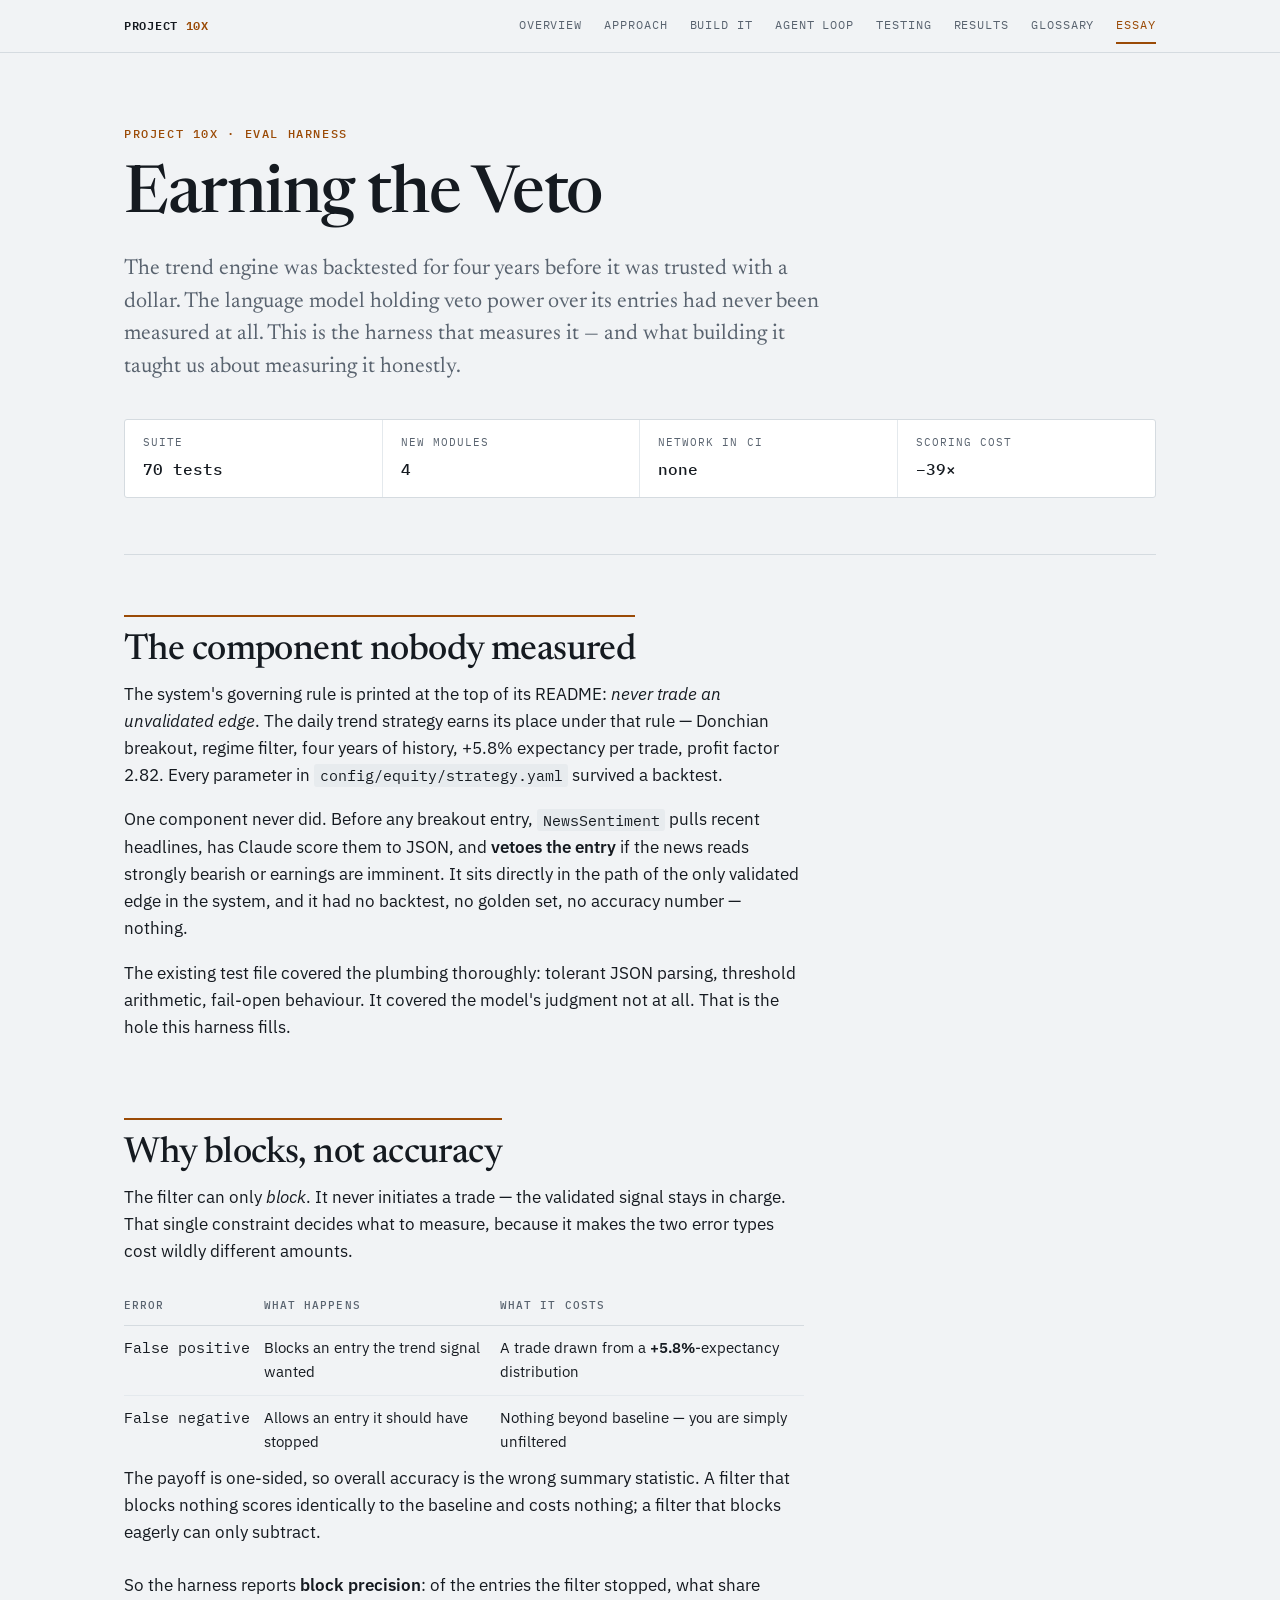
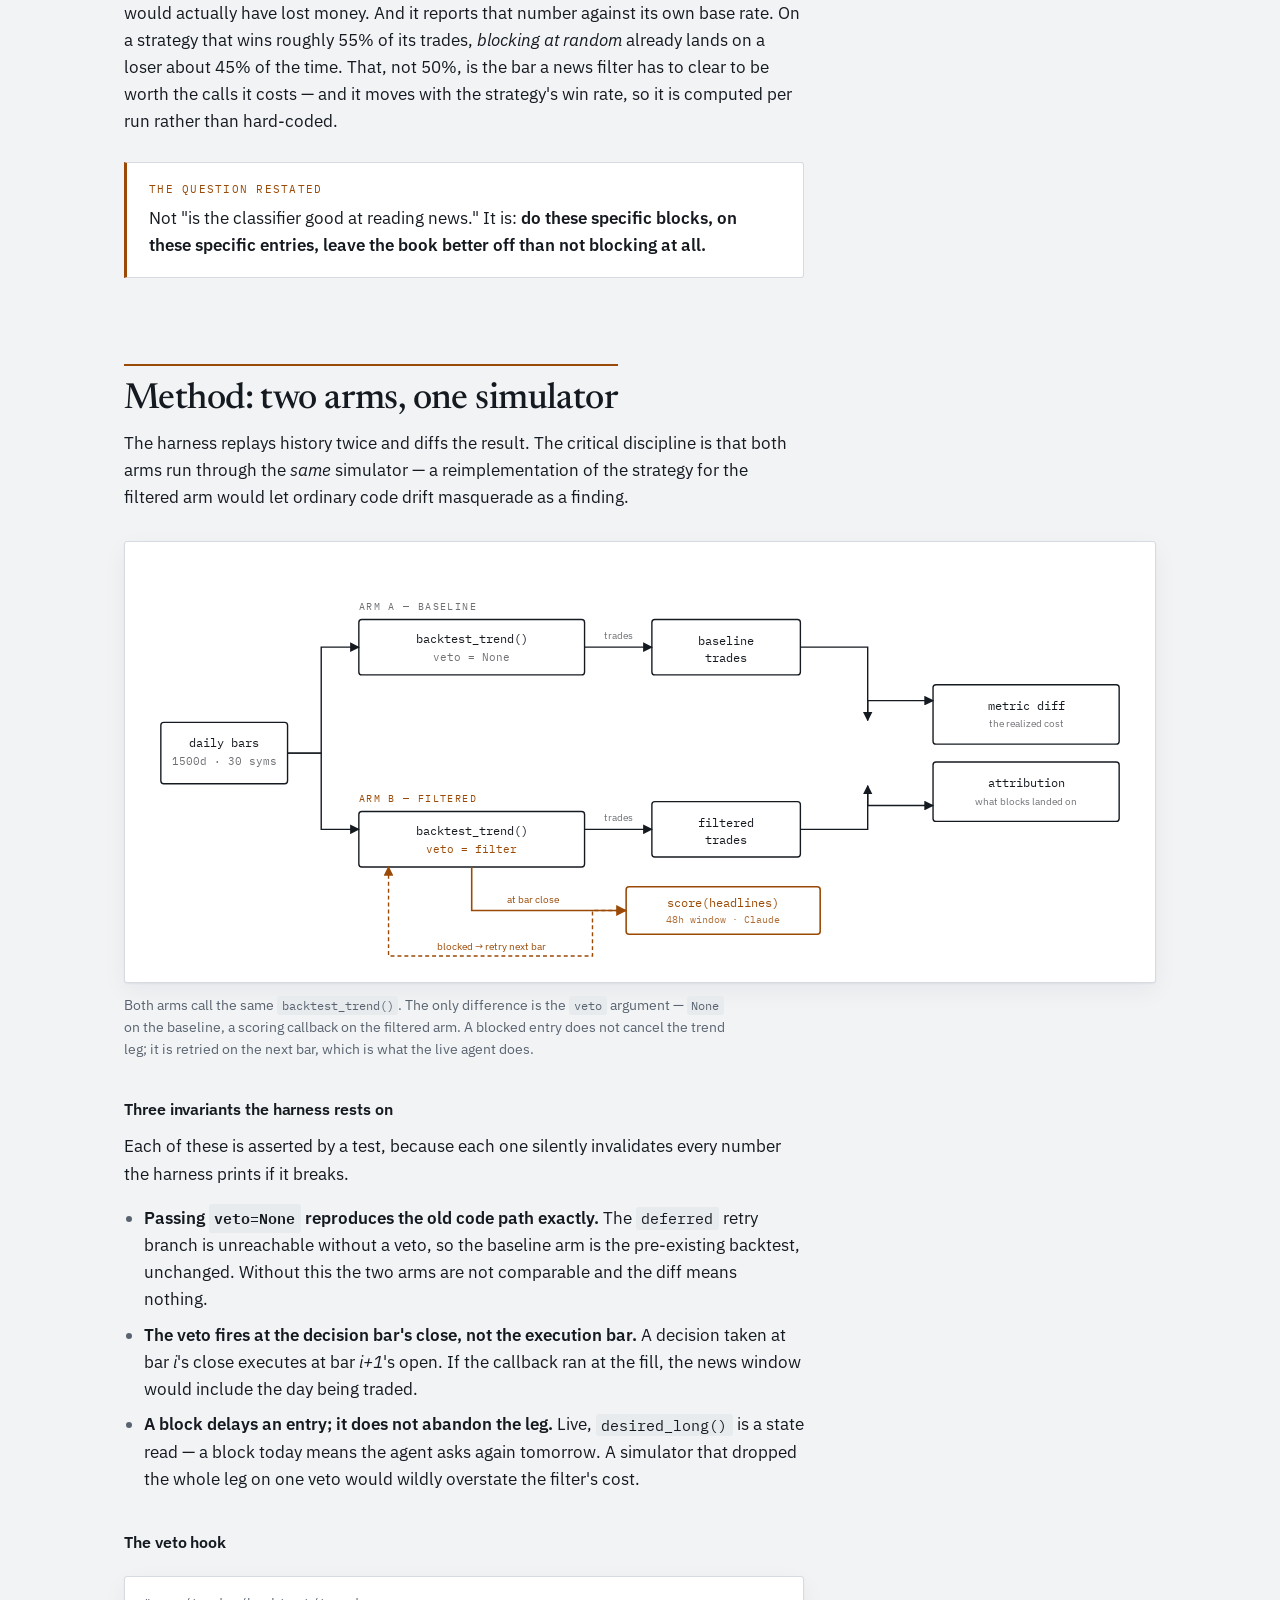
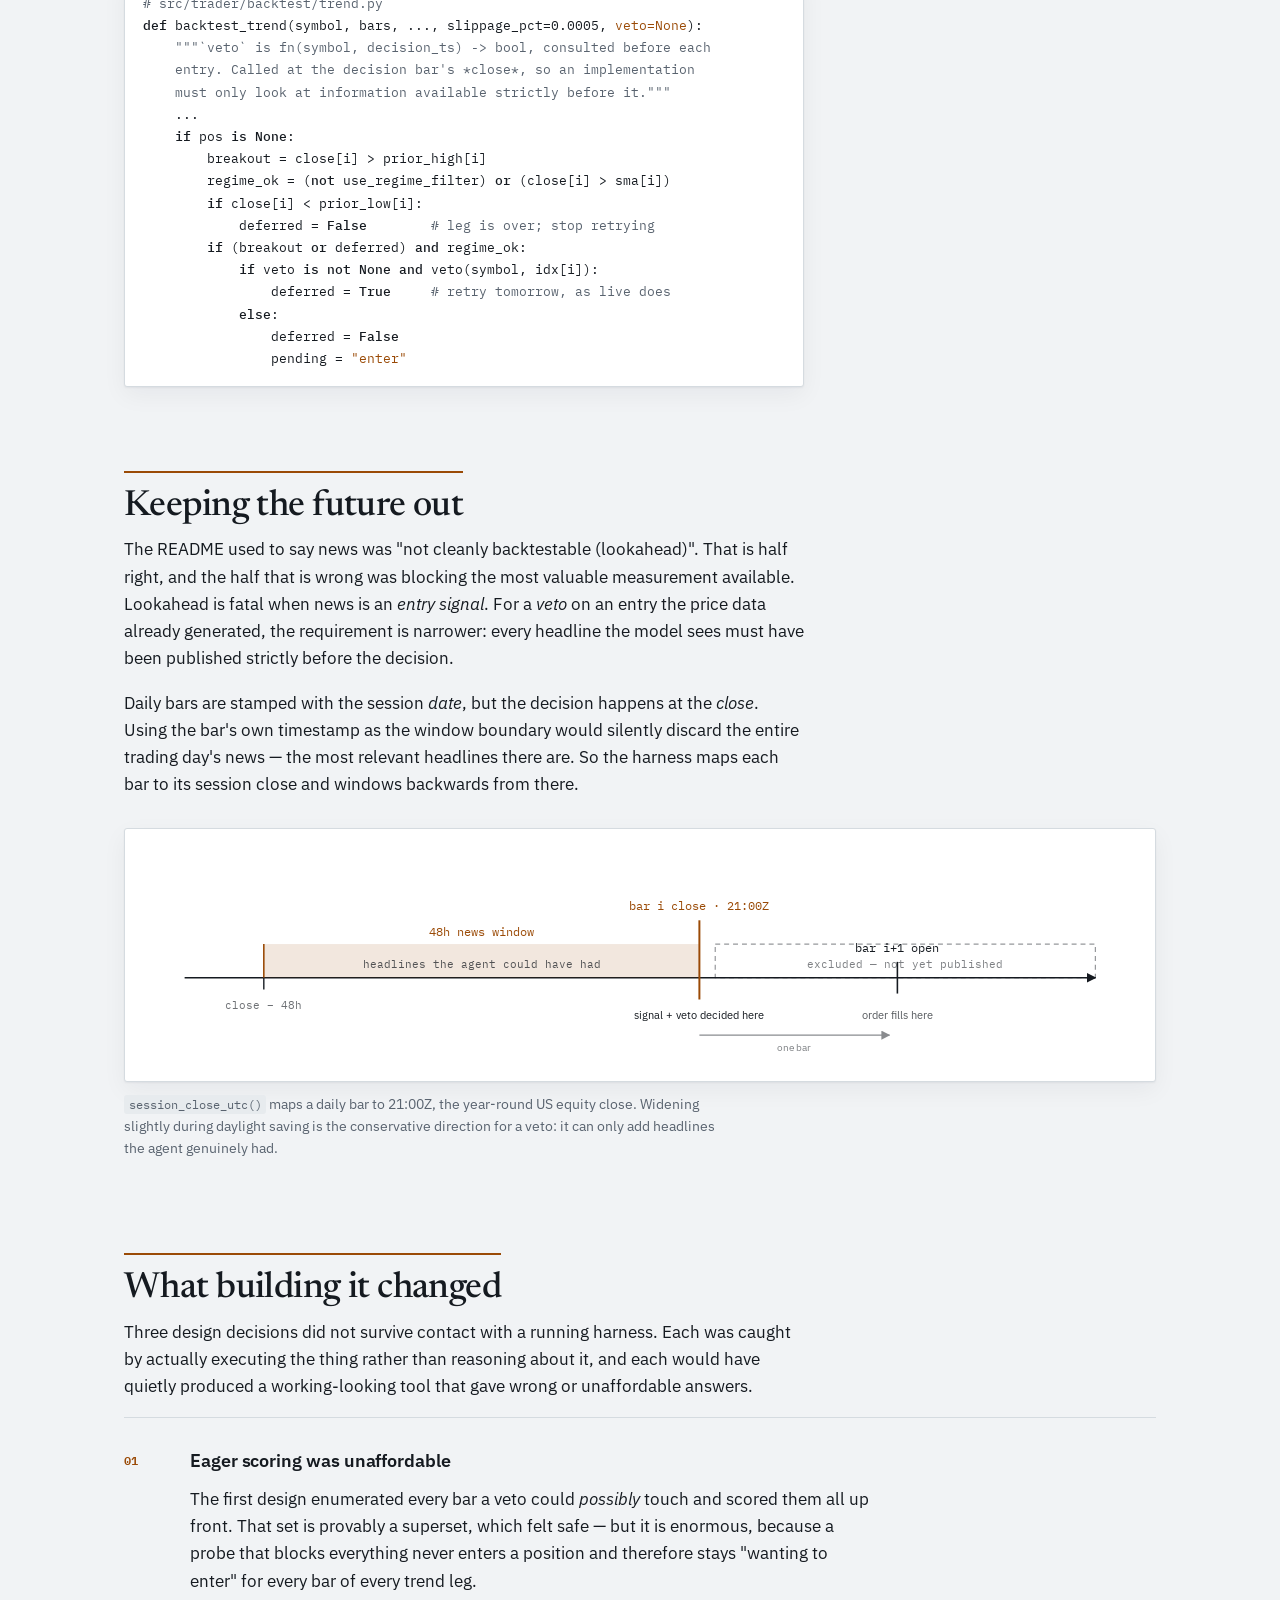
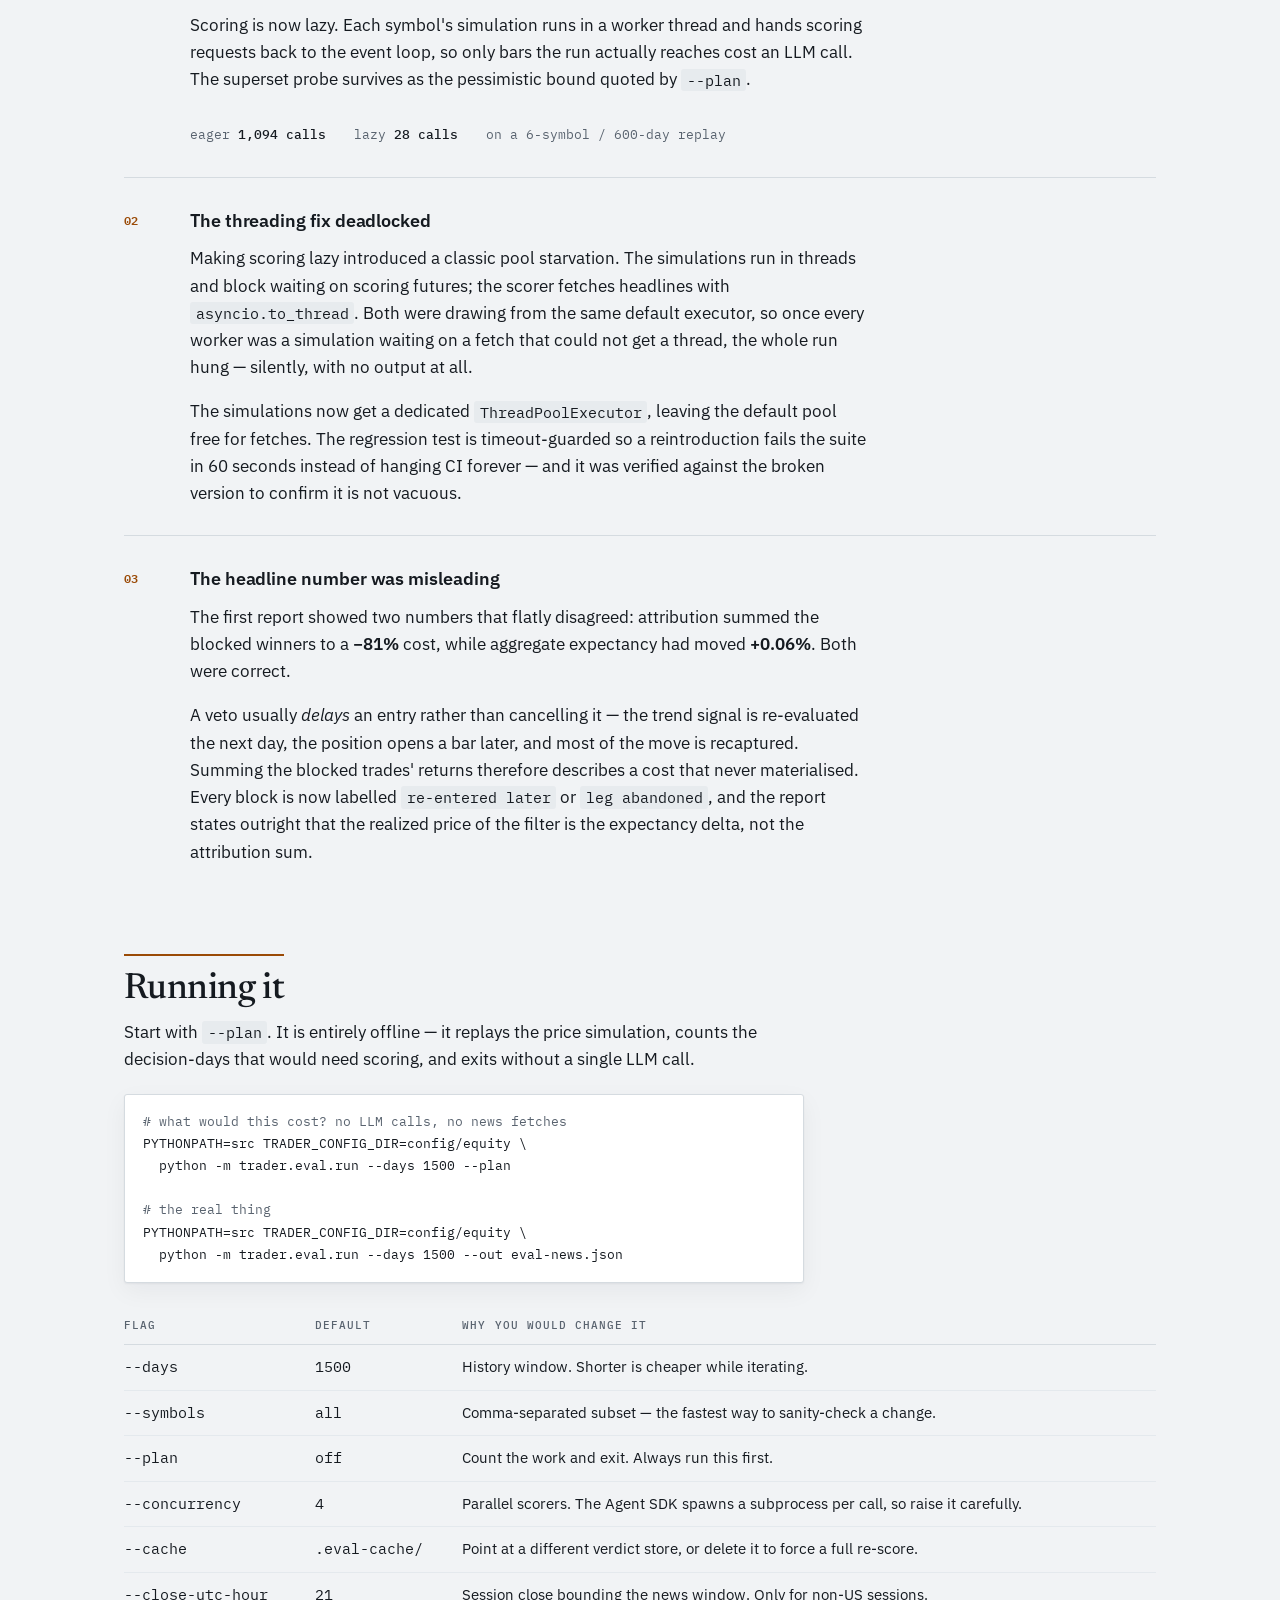
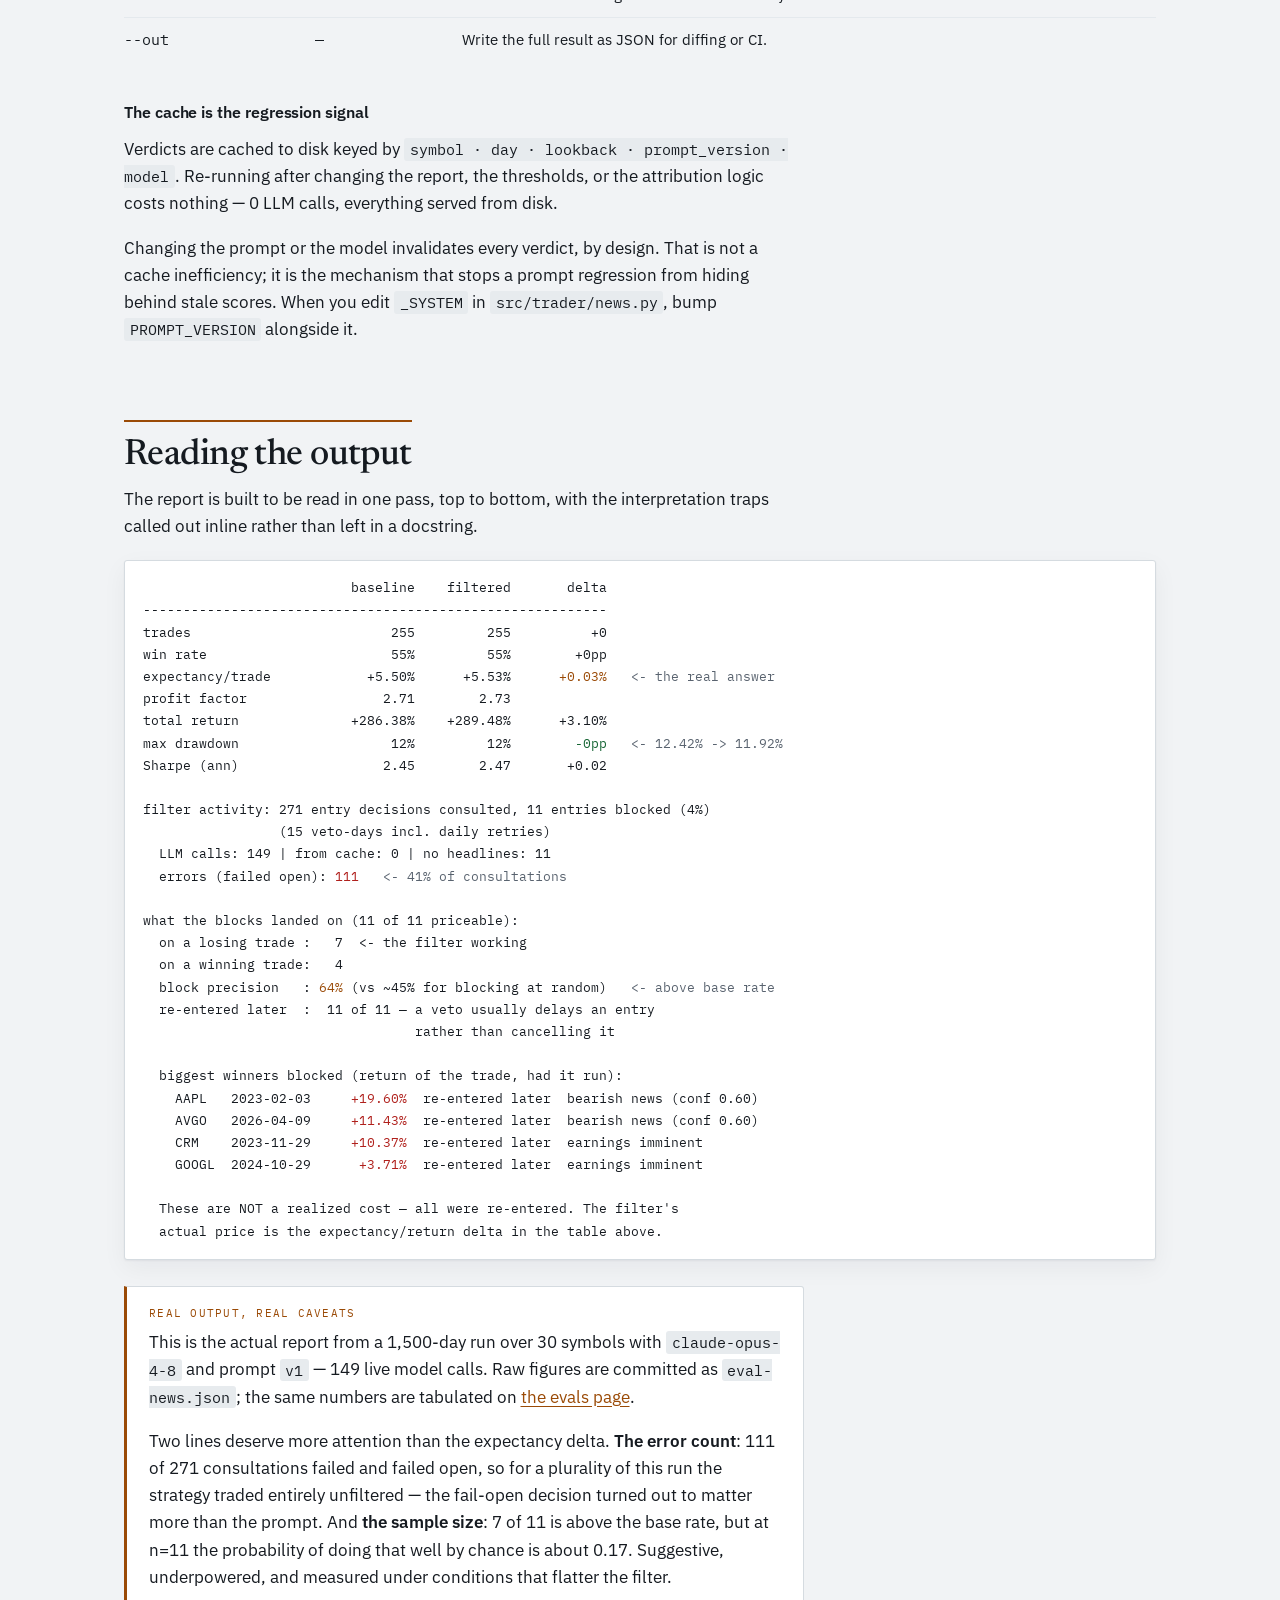
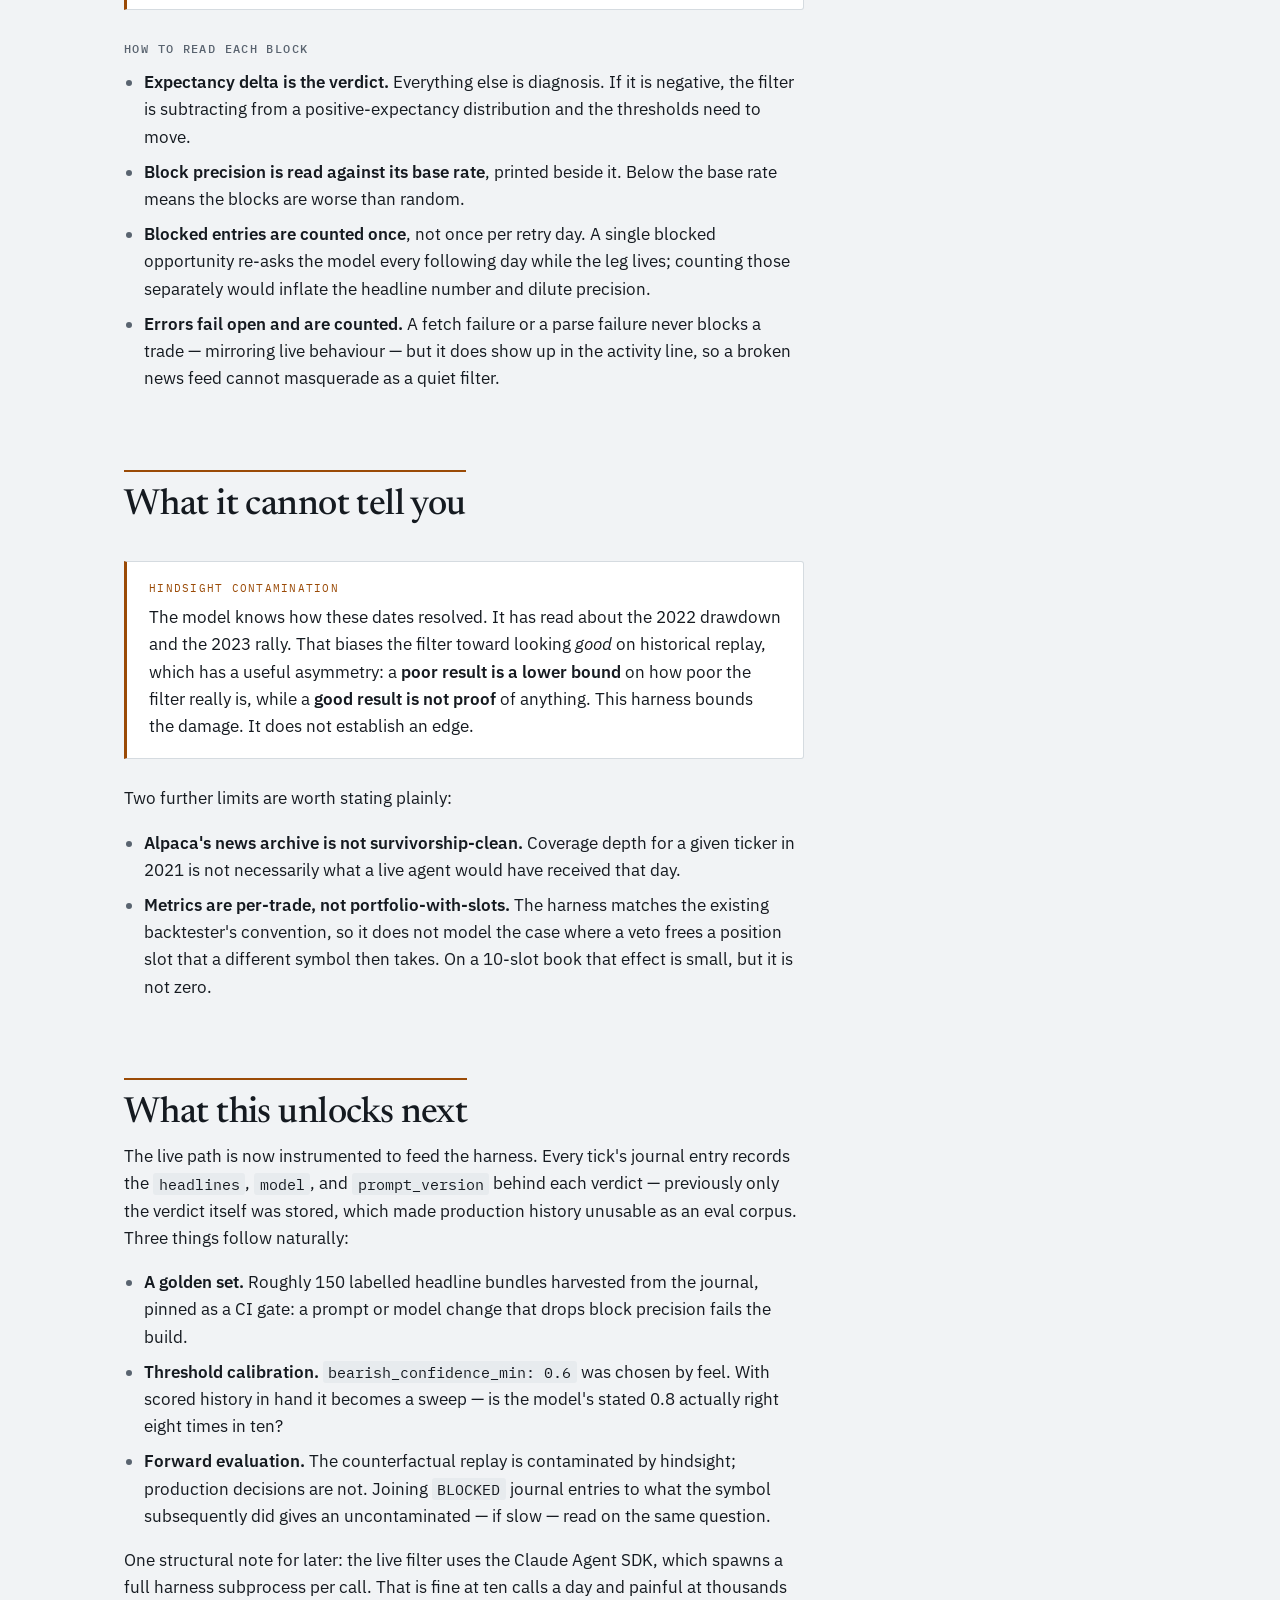
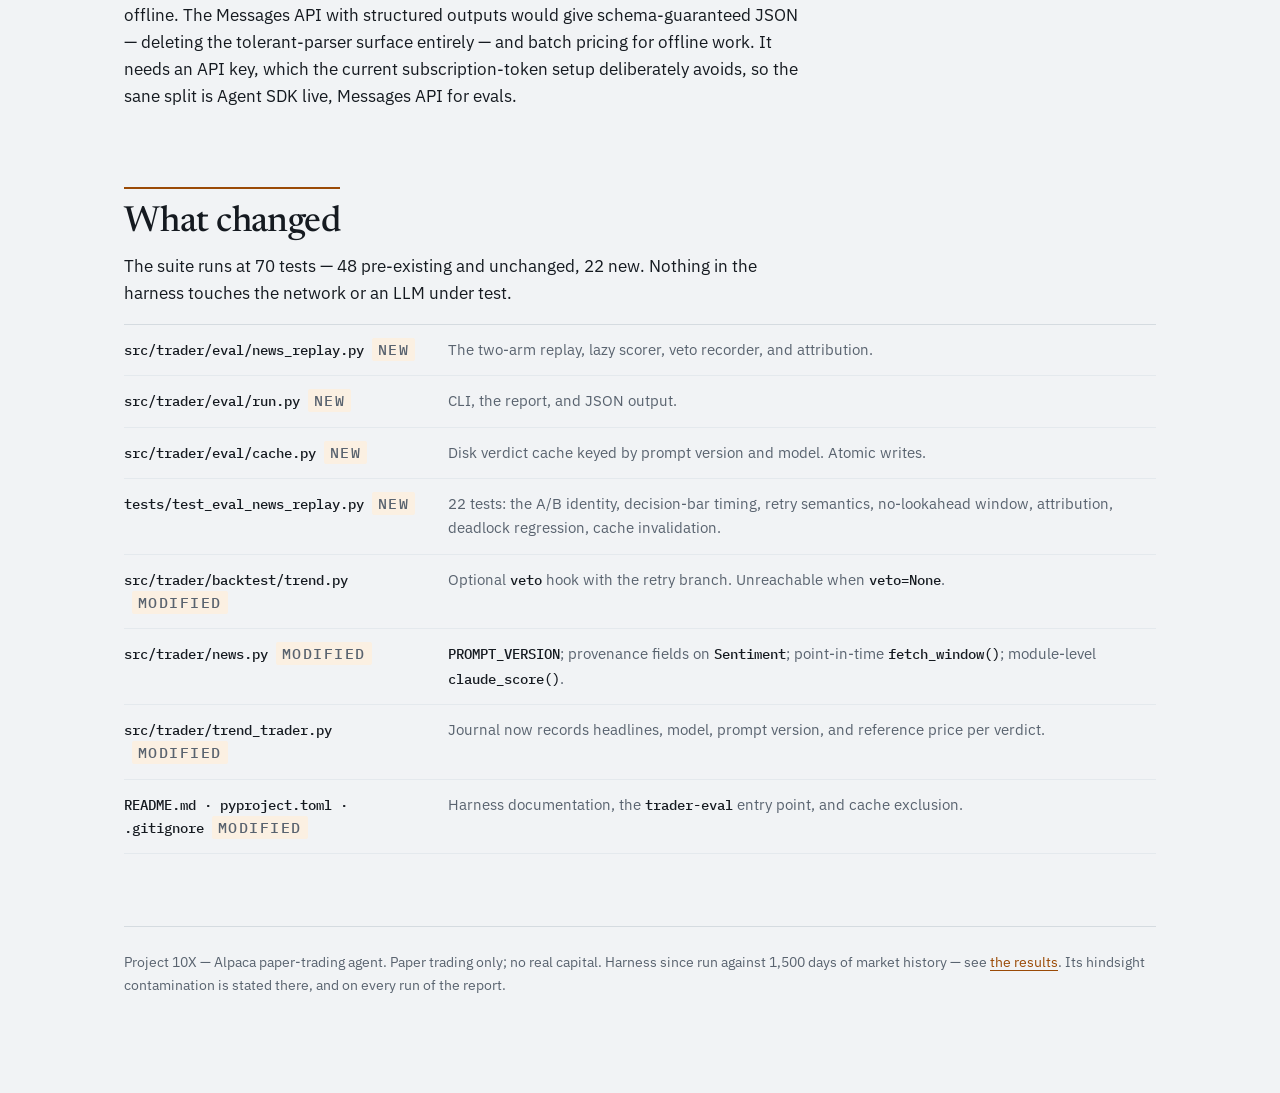
<file: docs/earning-the-veto.html>
<!doctype html>
<html lang="en">
<head>
<meta charset="utf-8">
<meta name="viewport" content="width=device-width, initial-scale=1">
<meta name="description" content="Building a counterfactual eval for an LLM news filter that can only block: why precision beats accuracy, and what the harness cannot tell you.">
<title>Earning the Veto</title>
<link rel="preconnect" href="https://fonts.googleapis.com">
<link rel="preconnect" href="https://fonts.gstatic.com" crossorigin>
<link rel="stylesheet" href="https://fonts.googleapis.com/css2?family=IBM+Plex+Mono:wght@400;500;600&family=IBM+Plex+Sans:wght@400;500;600&family=Newsreader:opsz,wght@6..72,400;6..72,500;6..72,600&display=swap">

<style>
  /* ---- tokens: light is the base set; both dark paths only redefine ---- */
  :root {
    --bg:        #F1F3F5;
    --surface:   #FFFFFF;
    --surface-2: #E7EBEE;
    --text:      #151A20;
    --muted:     #59636F;
    --line:      #D5DBE0;
    --line-soft: #E4E9ED;
    --accent:    #9A4A06;
    --accent-bg: #FBF0E2;
    --pos:       #166534;
    --neg:       #B0201C;
    --shadow:    0 1px 2px rgba(21, 26, 32, .05), 0 8px 24px rgba(21, 26, 32, .05);

    --serif: "Newsreader", ui-serif, Georgia, serif;
    --sans:  "IBM Plex Sans", ui-sans-serif, system-ui, -apple-system, sans-serif;
    --mono:  "IBM Plex Mono", ui-monospace, SFMono-Regular, Menlo, monospace;

    --measure: 68ch;
    --wide: 1080px;
  }
  @media (prefers-color-scheme: dark) {
    :root:not([data-theme="light"]) {
      --bg:        #0F1317;
      --surface:   #161B21;
      --surface-2: #1E252C;
      --text:      #E5EAEF;
      --muted:     #94A0AC;
      --line:      #293138;
      --line-soft: #212930;
      --accent:    #EFA53A;
      --accent-bg: #241B0E;
      --pos:       #4ADE80;
      --neg:       #F87171;
      --shadow:    0 1px 2px rgba(0, 0, 0, .4), 0 8px 24px rgba(0, 0, 0, .3);
    }
  }
  :root[data-theme="dark"] {
    --bg:        #0F1317;
    --surface:   #161B21;
    --surface-2: #1E252C;
    --text:      #E5EAEF;
    --muted:     #94A0AC;
    --line:      #293138;
    --line-soft: #212930;
    --accent:    #EFA53A;
    --accent-bg: #241B0E;
    --pos:       #4ADE80;
    --neg:       #F87171;
    --shadow:    0 1px 2px rgba(0, 0, 0, .4), 0 8px 24px rgba(0, 0, 0, .3);
  }

  *, *::before, *::after { box-sizing: border-box; }

  body {
    margin: 0;
    background: var(--bg);
    color: var(--text);
    font-family: var(--sans);
    font-size: 16.5px;
    line-height: 1.65;
    -webkit-font-smoothing: antialiased;
  }

  .page {
    max-width: var(--wide);
    margin: 0 auto;
    padding: 0 24px 96px;
  }

  /* prose column inside the wide track */
  .col { max-width: var(--measure); }

  /* ---------------- masthead ---------------- */
  .masthead {
    padding: 72px 0 40px;
    border-bottom: 1px solid var(--line);
  }
  .eyebrow {
    font-family: var(--mono);
    font-size: 11.5px;
    font-weight: 500;
    letter-spacing: .14em;
    text-transform: uppercase;
    color: var(--accent);
    margin: 0 0 20px;
  }
  h1 {
    font-family: var(--serif);
    font-weight: 500;
    font-size: clamp(2.6rem, 6vw, 4.1rem);
    line-height: 1.02;
    letter-spacing: -.022em;
    text-wrap: balance;
    margin: 0 0 22px;
  }
  .standfirst {
    font-family: var(--serif);
    font-size: clamp(1.12rem, 2.1vw, 1.36rem);
    line-height: 1.5;
    color: var(--muted);
    max-width: 60ch;
    margin: 0 0 36px;
  }

  .facts {
    display: flex;
    flex-wrap: wrap;
    gap: 0;
    border: 1px solid var(--line);
    border-radius: 3px;
    background: var(--surface);
    overflow: hidden;
  }
  .fact {
    flex: 1 1 150px;
    padding: 14px 18px;
    border-right: 1px solid var(--line-soft);
  }
  .fact:last-child { border-right: 0; }
  .fact dt {
    font-family: var(--mono);
    font-size: 10.5px;
    letter-spacing: .1em;
    text-transform: uppercase;
    color: var(--muted);
    margin: 0 0 4px;
  }
  .fact dd {
    margin: 0;
    font-family: var(--mono);
    font-size: 1.02rem;
    font-weight: 500;
    font-variant-numeric: tabular-nums;
  }

  /* ---------------- sections ---------------- */
  section { padding-top: 60px; }

  h2 {
    font-family: var(--serif);
    font-weight: 500;
    font-size: clamp(1.7rem, 3.3vw, 2.25rem);
    line-height: 1.15;
    letter-spacing: -.016em;
    text-wrap: balance;
    margin: 0 0 8px;
    padding-top: 14px;
    border-top: 2px solid var(--accent);
    display: inline-block;
  }
  h3 {
    font-family: var(--sans);
    font-weight: 600;
    font-size: 1.02rem;
    letter-spacing: -.004em;
    margin: 36px 0 10px;
  }
  h4 {
    font-family: var(--mono);
    font-weight: 500;
    font-size: 11.5px;
    letter-spacing: .12em;
    text-transform: uppercase;
    color: var(--muted);
    margin: 30px 0 10px;
  }

  p { margin: 0 0 17px; max-width: var(--measure); }
  ul, ol { max-width: var(--measure); padding-left: 1.2em; margin: 0 0 17px; }
  li { margin-bottom: 8px; }
  li::marker { color: var(--muted); }

  a { color: var(--accent); text-underline-offset: 3px; }
  a:focus-visible, summary:focus-visible {
    outline: 2px solid var(--accent);
    outline-offset: 3px;
    border-radius: 2px;
  }

  strong { font-weight: 600; }
  code {
    font-family: var(--mono);
    font-size: .88em;
    background: var(--surface-2);
    padding: .12em .38em;
    border-radius: 3px;
    word-break: break-word;
  }
  .num { font-variant-numeric: tabular-nums; }

  /* ---------------- callout ---------------- */
  .note {
    border: 1px solid var(--line);
    border-left: 3px solid var(--accent);
    background: var(--surface);
    border-radius: 0 3px 3px 0;
    padding: 18px 22px;
    margin: 26px 0;
    max-width: var(--measure);
  }
  .note p:last-child { margin-bottom: 0; }
  .note .label {
    font-family: var(--mono);
    font-size: 10.5px;
    letter-spacing: .12em;
    text-transform: uppercase;
    color: var(--accent);
    display: block;
    margin-bottom: 7px;
  }

  /* ---------------- code ---------------- */
  .code {
    background: var(--surface);
    border: 1px solid var(--line);
    border-radius: 3px;
    padding: 16px 18px;
    margin: 20px 0 24px;
    overflow-x: auto;
    box-shadow: var(--shadow);
  }
  .code pre {
    margin: 0;
    font-family: var(--mono);
    font-size: 12.9px;
    line-height: 1.72;
    white-space: pre;
  }
  .code.wide { max-width: none; }
  .c-dim  { color: var(--muted); }
  .c-acc  { color: var(--accent); }
  .c-pos  { color: var(--pos); }
  .c-neg  { color: var(--neg); }
  .c-str  { font-weight: 500; }

  /* ---------------- tables ---------------- */
  .table-wrap { overflow-x: auto; margin: 22px 0 26px; }
  table {
    border-collapse: collapse;
    width: 100%;
    min-width: 520px;
    font-size: .93rem;
  }
  caption {
    caption-side: bottom;
    text-align: left;
    color: var(--muted);
    font-size: .85rem;
    padding-top: 12px;
    line-height: 1.5;
  }
  th, td {
    text-align: left;
    padding: 10px 14px 10px 0;
    border-bottom: 1px solid var(--line-soft);
    vertical-align: top;
  }
  thead th {
    font-family: var(--mono);
    font-size: 10.5px;
    letter-spacing: .1em;
    text-transform: uppercase;
    color: var(--muted);
    font-weight: 500;
    border-bottom: 1px solid var(--line);
    white-space: nowrap;
  }
  tbody tr:last-child td { border-bottom: 0; }
  td.mono, th.mono { font-family: var(--mono); font-variant-numeric: tabular-nums; }
  td.n { text-align: right; padding-right: 20px; font-family: var(--mono); font-variant-numeric: tabular-nums; }

  /* ---------------- figures ---------------- */
  /* diagram accent: driven by tokens via classes, because var() inside an SVG
     presentation attribute is not reliably supported across engines */
  .dg-a-f { fill: var(--accent); }
  .dg-a-s { stroke: var(--accent); }

  figure { margin: 30px 0 34px; max-width: none; }
  figure svg { display: block; width: 100%; max-width: 100%; height: auto; color: var(--text); }
  .svg-frame {
    background: var(--surface);
    border: 1px solid var(--line);
    border-radius: 3px;
    padding: 22px 20px;
    overflow-x: auto;
    box-shadow: var(--shadow);
  }
  figcaption {
    color: var(--muted);
    font-size: .875rem;
    line-height: 1.55;
    margin-top: 12px;
    max-width: 76ch;
  }

  /* ---------------- numbered findings ---------------- */
  .finding {
    display: grid;
    grid-template-columns: 46px 1fr;
    gap: 0 20px;
    padding: 28px 0;
    border-top: 1px solid var(--line);
  }
  .finding-n {
    font-family: var(--mono);
    font-size: 12px;
    font-weight: 600;
    color: var(--accent);
    padding-top: 5px;
    font-variant-numeric: tabular-nums;
  }
  .finding h3 { margin-top: 0; font-size: 1.12rem; }
  .finding > div > p:last-child { margin-bottom: 0; }

  .swing {
    display: flex;
    flex-wrap: wrap;
    gap: 8px 28px;
    font-family: var(--mono);
    font-size: .84rem;
    font-variant-numeric: tabular-nums;
    padding: 12px 0 4px;
    color: var(--muted);
  }
  .swing b { color: var(--text); font-weight: 500; }

  /* ---------------- file map ---------------- */
  .files { border-top: 1px solid var(--line); }
  .file-row {
    display: grid;
    grid-template-columns: minmax(210px, 300px) 1fr;
    gap: 4px 24px;
    padding: 13px 0;
    border-bottom: 1px solid var(--line-soft);
    align-items: baseline;
  }
  .file-row code {
    background: none;
    padding: 0;
    font-size: .85rem;
    font-weight: 500;
    color: var(--text);
  }
  .file-row span { color: var(--muted); font-size: .92rem; }
  .tag {
    font-family: var(--mono);
    font-size: 9.5px;
    letter-spacing: .1em;
    text-transform: uppercase;
    padding: 2px 6px;
    border-radius: 2px;
    background: var(--accent-bg);
    color: var(--accent);
    margin-left: 8px;
    white-space: nowrap;
  }

  footer {
    margin-top: 72px;
    padding-top: 24px;
    border-top: 1px solid var(--line);
    color: var(--muted);
    font-size: .875rem;
  }

  @media (max-width: 620px) {
    .finding { grid-template-columns: 1fr; gap: 4px; }
    .file-row { grid-template-columns: 1fr; }
    .fact { flex-basis: 50%; border-bottom: 1px solid var(--line-soft); }
  }
  @media (prefers-reduced-motion: reduce) {
    * { animation: none !important; transition: none !important; }
  }
</style>
<link rel="stylesheet" href="assets/site.css">
</head>
<body>

<nav class="sitenav">
  <div class="sitenav-inner">
    <a class="brand" href="index.html">Project <span>10X</span></a>
    <a class="nl" href="index.html">Overview</a>
    <a class="nl" href="approach.html">Approach</a>
    <a class="nl" href="design.html">Build it</a>
    <a class="nl" href="agent-loop.html">Agent loop</a>
    <a class="nl" href="evals.html">Testing</a>
    <a class="nl" href="results.html">Results</a>
    <a class="nl" href="glossary.html">Glossary</a>
    <a class="nl" href="evals.html" aria-current="page">Essay</a>
  </div>
</nav>


<div class="page">

  <header class="masthead">
    <p class="eyebrow">Project 10X · Eval Harness</p>
    <h1>Earning the Veto</h1>
    <p class="standfirst">
      The trend engine was backtested for four years before it was trusted with a dollar.
      The language model holding veto power over its entries had never been measured at all.
      This is the harness that measures it — and what building it taught us about
      measuring it honestly.
    </p>
    <dl class="facts">
      <div class="fact"><dt>Suite</dt><dd>70 tests</dd></div>
      <div class="fact"><dt>New modules</dt><dd>4</dd></div>
      <div class="fact"><dt>Network in CI</dt><dd>none</dd></div>
      <div class="fact"><dt>Scoring cost</dt><dd>−39×</dd></div>
    </dl>
  </header>

  <!-- ============================================================ -->
  <section id="gap">
    <h2>The component nobody measured</h2>
    <div class="col">
      <p>
        The system's governing rule is printed at the top of its README:
        <em>never trade an unvalidated edge</em>. The daily trend strategy earns its place
        under that rule — Donchian breakout, regime filter, four years of history,
        <span class="num">+5.8%</span> expectancy per trade, profit factor
        <span class="num">2.82</span>. Every parameter in <code>config/equity/strategy.yaml</code>
        survived a backtest.
      </p>
      <p>
        One component never did. Before any breakout entry, <code>NewsSentiment</code>
        pulls recent headlines, has Claude score them to JSON, and <strong>vetoes the
        entry</strong> if the news reads strongly bearish or earnings are imminent. It sits
        directly in the path of the only validated edge in the system, and it had no
        backtest, no golden set, no accuracy number — nothing.
      </p>
      <p>
        The existing test file covered the plumbing thoroughly: tolerant JSON parsing,
        threshold arithmetic, fail-open behaviour. It covered the model's judgment not at all.
        That is the hole this harness fills.
      </p>
    </div>
  </section>

  <!-- ============================================================ -->
  <section id="asymmetry">
    <h2>Why blocks, not accuracy</h2>
    <div class="col">
      <p>
        The filter can only <em>block</em>. It never initiates a trade — the validated
        signal stays in charge. That single constraint decides what to measure, because
        it makes the two error types cost wildly different amounts.
      </p>
    </div>

    <div class="table-wrap col">
      <table>
        <thead>
          <tr><th>Error</th><th>What happens</th><th>What it costs</th></tr>
        </thead>
        <tbody>
          <tr>
            <td class="mono">False&nbsp;positive</td>
            <td>Blocks an entry the trend signal wanted</td>
            <td>A trade drawn from a <strong class="num">+5.8%</strong>-expectancy distribution</td>
          </tr>
          <tr>
            <td class="mono">False&nbsp;negative</td>
            <td>Allows an entry it should have stopped</td>
            <td>Nothing beyond baseline — you are simply unfiltered</td>
          </tr>
        </tbody>
      </table>
      <caption>
        The payoff is one-sided, so overall accuracy is the wrong summary statistic. A filter
        that blocks nothing scores identically to the baseline and costs nothing; a filter
        that blocks eagerly can only subtract.
      </caption>
    </div>

    <div class="col">
      <p>
        So the harness reports <strong>block precision</strong>: of the entries the filter
        stopped, what share would actually have lost money. And it reports that number
        against its own base rate. On a strategy that wins roughly
        <span class="num">55%</span> of its trades, <em>blocking at random</em> already
        lands on a loser about <span class="num">45%</span> of the time. That, not
        <span class="num">50%</span>, is the bar a news filter has to clear to be worth
        the calls it costs — and it moves with the strategy's win rate, so it is computed
        per run rather than hard-coded.
      </p>
    </div>

    <div class="note col">
      <span class="label">The question restated</span>
      <p>
        Not "is the classifier good at reading news." It is: <strong>do these specific
        blocks, on these specific entries, leave the book better off than not blocking
        at all.</strong>
      </p>
    </div>
  </section>

  <!-- ============================================================ -->
  <section id="method">
    <h2>Method: two arms, one simulator</h2>
    <div class="col">
      <p>
        The harness replays history twice and diffs the result. The critical discipline is
        that both arms run through the <em>same</em> simulator — a reimplementation of the
        strategy for the filtered arm would let ordinary code drift masquerade as a
        finding.
      </p>
    </div>

    <figure>
      <div class="svg-frame">
        <svg viewBox="0 0 1000 400" role="img"
             aria-label="Daily bars feed two arms of the same backtest function. The baseline arm runs with no veto and produces baseline trades. The filtered arm passes a veto callback that scores point-in-time headlines with Claude and can block an entry, retrying on the next bar. Both arms feed a comparison of metrics and an attribution step.">
          <defs>
            <marker id="ar" viewBox="0 0 10 10" refX="9" refY="5"
                    markerWidth="7" markerHeight="7" orient="auto-start-reverse">
              <path d="M 0 0 L 10 5 L 0 10 z" fill="currentColor"/>
            </marker>
            <marker id="ar-a" viewBox="0 0 10 10" refX="9" refY="5"
                    markerWidth="7" markerHeight="7" orient="auto-start-reverse">
              <path d="M 0 0 L 10 5 L 0 10 z" class="dg-a-f"/>
            </marker>
          </defs>

          <!-- source -->
          <rect x="16" y="160" width="128" height="62" rx="3" fill="none"
                stroke="currentColor" stroke-width="1.4"/>
          <text x="80" y="185" text-anchor="middle" font-family="IBM Plex Mono, monospace"
                font-size="12.5" fill="currentColor">daily bars</text>
          <text x="80" y="203" text-anchor="middle" font-family="IBM Plex Mono, monospace"
                font-size="11" fill="currentColor" opacity=".62">1500d · 30 syms</text>

          <!-- split lines -->
          <path d="M 144 191 L 178 191 L 178 84 L 216 84" fill="none" stroke="currentColor"
                stroke-width="1.4" marker-end="url(#ar)"/>
          <path d="M 144 191 L 178 191 L 178 268 L 216 268" fill="none" stroke="currentColor"
                stroke-width="1.4" marker-end="url(#ar)"/>

          <!-- ARM A -->
          <text x="216" y="46" font-family="IBM Plex Mono, monospace" font-size="10.5"
                letter-spacing="1.4" fill="currentColor" opacity=".62">ARM A — BASELINE</text>
          <rect x="216" y="56" width="228" height="56" rx="3" fill="none"
                stroke="currentColor" stroke-width="1.4"/>
          <text x="330" y="80" text-anchor="middle" font-family="IBM Plex Mono, monospace"
                font-size="12.5" fill="currentColor">backtest_trend()</text>
          <text x="330" y="98" text-anchor="middle" font-family="IBM Plex Mono, monospace"
                font-size="11" fill="currentColor" opacity=".62">veto = None</text>

          <path d="M 444 84 L 512 84" fill="none" stroke="currentColor" stroke-width="1.4"
                marker-end="url(#ar)"/>
          <text x="478" y="76" text-anchor="middle" font-family="IBM Plex Sans, sans-serif"
                font-size="10.5" fill="currentColor" opacity=".62">trades</text>

          <!-- ARM B -->
          <text x="216" y="240" font-family="IBM Plex Mono, monospace" font-size="10.5"
                letter-spacing="1.4" class="dg-a-f">ARM B — FILTERED</text>
          <rect x="216" y="250" width="228" height="56" rx="3" fill="none"
                stroke="currentColor" stroke-width="1.4"/>
          <text x="330" y="274" text-anchor="middle" font-family="IBM Plex Mono, monospace"
                font-size="12.5" fill="currentColor">backtest_trend()</text>
          <text x="330" y="292" text-anchor="middle" font-family="IBM Plex Mono, monospace"
                font-size="11" class="dg-a-f">veto = filter</text>

          <!-- veto excursion -->
          <path d="M 330 306 L 330 350 L 486 350" fill="none" class="dg-a-s"
                stroke-width="1.6" marker-end="url(#ar-a)"/>
          <text x="392" y="342" text-anchor="middle" font-family="IBM Plex Sans, sans-serif"
                font-size="10.5" class="dg-a-f">at bar close</text>

          <rect x="486" y="326" width="196" height="48" rx="3" fill="none"
                class="dg-a-s" stroke-width="1.6"/>
          <text x="584" y="346" text-anchor="middle" font-family="IBM Plex Mono, monospace"
                font-size="12" class="dg-a-f">score(headlines)</text>
          <text x="584" y="363" text-anchor="middle" font-family="IBM Plex Mono, monospace"
                font-size="10.5" class="dg-a-f" opacity=".8">48h window · Claude</text>

          <!-- blocked -> retry -->
          <path d="M 486 350 L 452 350 L 452 396 L 246 396 L 246 306" fill="none"
                class="dg-a-s" stroke-width="1.4" stroke-dasharray="4 3"
                marker-end="url(#ar-a)"/>
          <text x="350" y="390" text-anchor="middle" font-family="IBM Plex Sans, sans-serif"
                font-size="10.5" class="dg-a-f">blocked → retry next bar</text>

          <!-- allowed -> continue -->
          <path d="M 444 268 L 512 268" fill="none" stroke="currentColor" stroke-width="1.4"
                marker-end="url(#ar)"/>
          <text x="478" y="260" text-anchor="middle" font-family="IBM Plex Sans, sans-serif"
                font-size="10.5" fill="currentColor" opacity=".62">trades</text>

          <!-- outputs -->
          <rect x="512" y="56" width="150" height="56" rx="3" fill="none"
                stroke="currentColor" stroke-width="1.4"/>
          <text x="587" y="82" text-anchor="middle" font-family="IBM Plex Mono, monospace"
                font-size="12" fill="currentColor">baseline</text>
          <text x="587" y="99" text-anchor="middle" font-family="IBM Plex Mono, monospace"
                font-size="12" fill="currentColor">trades</text>

          <rect x="512" y="240" width="150" height="56" rx="3" fill="none"
                stroke="currentColor" stroke-width="1.4"/>
          <text x="587" y="266" text-anchor="middle" font-family="IBM Plex Mono, monospace"
                font-size="12" fill="currentColor">filtered</text>
          <text x="587" y="283" text-anchor="middle" font-family="IBM Plex Mono, monospace"
                font-size="12" fill="currentColor">trades</text>

          <!-- converge -->
          <path d="M 662 84 L 730 84 L 730 158" fill="none" stroke="currentColor"
                stroke-width="1.4" marker-end="url(#ar)"/>
          <path d="M 662 268 L 730 268 L 730 224" fill="none" stroke="currentColor"
                stroke-width="1.4" marker-end="url(#ar)"/>

          <rect x="796" y="122" width="188" height="60" rx="3" fill="none"
                stroke="currentColor" stroke-width="1.4"/>
          <text x="890" y="147" text-anchor="middle" font-family="IBM Plex Mono, monospace"
                font-size="12" fill="currentColor">metric diff</text>
          <text x="890" y="165" text-anchor="middle" font-family="IBM Plex Sans, sans-serif"
                font-size="10.5" fill="currentColor" opacity=".62">the realized cost</text>

          <rect x="796" y="200" width="188" height="60" rx="3" fill="none"
                stroke="currentColor" stroke-width="1.4"/>
          <text x="890" y="225" text-anchor="middle" font-family="IBM Plex Mono, monospace"
                font-size="12" fill="currentColor">attribution</text>
          <text x="890" y="243" text-anchor="middle" font-family="IBM Plex Sans, sans-serif"
                font-size="10.5" fill="currentColor" opacity=".62">what blocks landed on</text>

          <path d="M 730 152 L 730 138 L 796 138" fill="none" stroke="currentColor"
                stroke-width="1.4" marker-end="url(#ar)"/>
          <path d="M 730 230 L 730 244 L 796 244" fill="none" stroke="currentColor"
                stroke-width="1.4" marker-end="url(#ar)"/>
        </svg>
      </div>
      <figcaption>
        Both arms call the same <code>backtest_trend()</code>. The only difference is the
        <code>veto</code> argument — <code>None</code> on the baseline, a scoring callback on
        the filtered arm. A blocked entry does not cancel the trend leg; it is retried on
        the next bar, which is what the live agent does.
      </figcaption>
    </figure>

    <h3>Three invariants the harness rests on</h3>
    <div class="col">
      <p>
        Each of these is asserted by a test, because each one silently invalidates every
        number the harness prints if it breaks.
      </p>
      <ul>
        <li>
          <strong>Passing <code>veto=None</code> reproduces the old code path exactly.</strong>
          The <code>deferred</code> retry branch is unreachable without a veto, so the
          baseline arm is the pre-existing backtest, unchanged. Without this the two arms
          are not comparable and the diff means nothing.
        </li>
        <li>
          <strong>The veto fires at the decision bar's close, not the execution bar.</strong>
          A decision taken at bar <em>i</em>'s close executes at bar <em>i+1</em>'s open. If
          the callback ran at the fill, the news window would include the day being traded.
        </li>
        <li>
          <strong>A block delays an entry; it does not abandon the leg.</strong>
          Live, <code>desired_long()</code> is a state read — a block today means the agent
          asks again tomorrow. A simulator that dropped the whole leg on one veto would
          wildly overstate the filter's cost.
        </li>
      </ul>
    </div>

    <h3>The veto hook</h3>
    <div class="code col">
<pre><span class="c-dim"># src/trader/backtest/trend.py</span>
<span class="c-str">def</span> backtest_trend(symbol, bars, ..., slippage_pct=0.0005, <span class="c-acc">veto=None</span>):
    <span class="c-dim">"""`veto` is fn(symbol, decision_ts) -> bool, consulted before each
    entry. Called at the decision bar's *close*, so an implementation
    must only look at information available strictly before it."""</span>
    ...
    <span class="c-str">if</span> pos <span class="c-str">is</span> <span class="c-str">None</span>:
        breakout = close[i] &gt; prior_high[i]
        regime_ok = (<span class="c-str">not</span> use_regime_filter) <span class="c-str">or</span> (close[i] &gt; sma[i])
        <span class="c-str">if</span> close[i] &lt; prior_low[i]:
            deferred = <span class="c-str">False</span>        <span class="c-dim"># leg is over; stop retrying</span>
        <span class="c-str">if</span> (breakout <span class="c-str">or</span> deferred) <span class="c-str">and</span> regime_ok:
            <span class="c-str">if</span> veto <span class="c-str">is not</span> <span class="c-str">None</span> <span class="c-str">and</span> veto(symbol, idx[i]):
                deferred = <span class="c-str">True</span>     <span class="c-dim"># retry tomorrow, as live does</span>
            <span class="c-str">else</span>:
                deferred = <span class="c-str">False</span>
                pending = <span class="c-acc">"enter"</span></pre>
    </div>
  </section>

  <!-- ============================================================ -->
  <section id="lookahead">
    <h2>Keeping the future out</h2>
    <div class="col">
      <p>
        The README used to say news was "not cleanly backtestable (lookahead)". That is
        half right, and the half that is wrong was blocking the most valuable measurement
        available. Lookahead is fatal when news is an <em>entry signal</em>. For a
        <em>veto</em> on an entry the price data already generated, the requirement is
        narrower: every headline the model sees must have been published strictly before
        the decision.
      </p>
      <p>
        Daily bars are stamped with the session <em>date</em>, but the decision happens at
        the <em>close</em>. Using the bar's own timestamp as the window boundary would
        silently discard the entire trading day's news — the most relevant headlines there
        are. So the harness maps each bar to its session close and windows backwards from
        there.
      </p>
    </div>

    <figure>
      <div class="svg-frame">
        <svg viewBox="0 0 1000 210" role="img"
             aria-label="A timeline showing a 48-hour news window ending at the decision bar's session close at 21:00 UTC. The decision is taken at that close, and the resulting trade executes at the next bar's open. Headlines published after the close are excluded.">
          <defs>
            <marker id="ar2" viewBox="0 0 10 10" refX="9" refY="5"
                    markerWidth="7" markerHeight="7" orient="auto-start-reverse">
              <path d="M 0 0 L 10 5 L 0 10 z" fill="currentColor"/>
            </marker>
          </defs>

          <!-- axis -->
          <line x1="40" y1="128" x2="960" y2="128" stroke="currentColor" stroke-width="1.4"
                marker-end="url(#ar2)"/>

          <!-- window shading -->
          <rect x="120" y="94" width="440" height="34" class="dg-a-f" opacity=".13"/>
          <line x1="120" y1="94" x2="120" y2="128" class="dg-a-s" stroke-width="1.6"/>
          <line x1="560" y1="70" x2="560" y2="150" class="dg-a-s" stroke-width="2"/>

          <text x="340" y="86" text-anchor="middle" font-family="IBM Plex Mono, monospace"
                font-size="12" class="dg-a-f">48h news window</text>
          <text x="340" y="118" text-anchor="middle" font-family="IBM Plex Mono, monospace"
                font-size="11" fill="currentColor" opacity=".72">headlines the agent could have had</text>

          <!-- ticks -->
          <line x1="120" y1="128" x2="120" y2="140" stroke="currentColor" stroke-width="1.4"/>
          <text x="120" y="160" text-anchor="middle" font-family="IBM Plex Mono, monospace"
                font-size="11" fill="currentColor" opacity=".62">close − 48h</text>

          <text x="560" y="60" text-anchor="middle" font-family="IBM Plex Mono, monospace"
                font-size="12.5" class="dg-a-f">bar i close · 21:00Z</text>
          <text x="560" y="170" text-anchor="middle" font-family="IBM Plex Sans, sans-serif"
                font-size="11.5" fill="currentColor">signal + veto decided here</text>

          <line x1="760" y1="112" x2="760" y2="144" stroke="currentColor" stroke-width="1.6"/>
          <text x="760" y="102" text-anchor="middle" font-family="IBM Plex Mono, monospace"
                font-size="12" fill="currentColor">bar i+1 open</text>
          <text x="760" y="170" text-anchor="middle" font-family="IBM Plex Sans, sans-serif"
                font-size="11.5" fill="currentColor" opacity=".72">order fills here</text>

          <!-- excluded zone -->
          <rect x="576" y="94" width="384" height="34" fill="none" stroke="currentColor"
                stroke-width="1.2" stroke-dasharray="5 4" opacity=".45"/>
          <text x="768" y="118" text-anchor="middle" font-family="IBM Plex Mono, monospace"
                font-size="11" fill="currentColor" opacity=".55">excluded — not yet published</text>

          <!-- arrow decision to fill -->
          <path d="M 560 186 L 752 186" fill="none" stroke="currentColor" stroke-width="1.3"
                opacity=".5" marker-end="url(#ar2)"/>
          <text x="656" y="202" text-anchor="middle" font-family="IBM Plex Sans, sans-serif"
                font-size="10.5" fill="currentColor" opacity=".55">one bar</text>
        </svg>
      </div>
      <figcaption>
        <code>session_close_utc()</code> maps a daily bar to <span class="num">21:00Z</span>,
        the year-round US equity close. Widening slightly during daylight saving is the
        conservative direction for a veto: it can only add headlines the agent genuinely had.
      </figcaption>
    </figure>
  </section>

  <!-- ============================================================ -->
  <section id="findings">
    <h2>What building it changed</h2>
    <div class="col">
      <p>
        Three design decisions did not survive contact with a running harness. Each was
        caught by actually executing the thing rather than reasoning about it, and each
        would have quietly produced a working-looking tool that gave wrong or unaffordable
        answers.
      </p>
    </div>

    <div class="finding">
      <div class="finding-n">01</div>
      <div>
        <h3>Eager scoring was unaffordable</h3>
        <p>
          The first design enumerated every bar a veto could <em>possibly</em> touch and
          scored them all up front. That set is provably a superset, which felt safe — but
          it is enormous, because a probe that blocks everything never enters a position
          and therefore stays "wanting to enter" for every bar of every trend leg.
        </p>
        <p>
          Scoring is now lazy. Each symbol's simulation runs in a worker thread and hands
          scoring requests back to the event loop, so only bars the run actually reaches
          cost an LLM call. The superset probe survives as the pessimistic bound quoted by
          <code>--plan</code>.
        </p>
        <div class="swing">
          <span>eager <b>1,094 calls</b></span>
          <span>lazy <b>28 calls</b></span>
          <span>on a 6-symbol / 600-day replay</span>
        </div>
      </div>
    </div>

    <div class="finding">
      <div class="finding-n">02</div>
      <div>
        <h3>The threading fix deadlocked</h3>
        <p>
          Making scoring lazy introduced a classic pool starvation. The simulations run in
          threads and block waiting on scoring futures; the scorer fetches headlines with
          <code>asyncio.to_thread</code>. Both were drawing from the same default executor,
          so once every worker was a simulation waiting on a fetch that could not get a
          thread, the whole run hung — silently, with no output at all.
        </p>
        <p>
          The simulations now get a dedicated <code>ThreadPoolExecutor</code>, leaving the
          default pool free for fetches. The regression test is timeout-guarded so a
          reintroduction fails the suite in <span class="num">60</span> seconds instead of
          hanging CI forever — and it was verified against the broken version to confirm
          it is not vacuous.
        </p>
      </div>
    </div>

    <div class="finding">
      <div class="finding-n">03</div>
      <div>
        <h3>The headline number was misleading</h3>
        <p>
          The first report showed two numbers that flatly disagreed: attribution summed the
          blocked winners to a <strong class="num">−81%</strong> cost, while aggregate
          expectancy had moved <strong class="num">+0.06%</strong>. Both were correct.
        </p>
        <p>
          A veto usually <em>delays</em> an entry rather than cancelling it — the trend
          signal is re-evaluated the next day, the position opens a bar later, and most of
          the move is recaptured. Summing the blocked trades' returns therefore describes a
          cost that never materialised. Every block is now labelled
          <code>re-entered later</code> or <code>leg abandoned</code>, and the report states
          outright that the realized price of the filter is the expectancy delta, not the
          attribution sum.
        </p>
      </div>
    </div>
  </section>

  <!-- ============================================================ -->
  <section id="running">
    <h2>Running it</h2>
    <div class="col">
      <p>
        Start with <code>--plan</code>. It is entirely offline — it replays the price
        simulation, counts the decision-days that would need scoring, and exits without a
        single LLM call.
      </p>
    </div>

    <div class="code col">
<pre><span class="c-dim"># what would this cost? no LLM calls, no news fetches</span>
PYTHONPATH=src TRADER_CONFIG_DIR=config/equity \
  python -m trader.eval.run --days 1500 --plan

<span class="c-dim"># the real thing</span>
PYTHONPATH=src TRADER_CONFIG_DIR=config/equity \
  python -m trader.eval.run --days 1500 --out eval-news.json</pre>
    </div>

    <div class="table-wrap">
      <table>
        <thead>
          <tr><th>Flag</th><th>Default</th><th>Why you would change it</th></tr>
        </thead>
        <tbody>
          <tr><td class="mono">--days</td><td class="mono">1500</td><td>History window. Shorter is cheaper while iterating.</td></tr>
          <tr><td class="mono">--symbols</td><td class="mono">all</td><td>Comma-separated subset — the fastest way to sanity-check a change.</td></tr>
          <tr><td class="mono">--plan</td><td class="mono">off</td><td>Count the work and exit. Always run this first.</td></tr>
          <tr><td class="mono">--concurrency</td><td class="mono">4</td><td>Parallel scorers. The Agent SDK spawns a subprocess per call, so raise it carefully.</td></tr>
          <tr><td class="mono">--cache</td><td class="mono">.eval-cache/</td><td>Point at a different verdict store, or delete it to force a full re-score.</td></tr>
          <tr><td class="mono">--close-utc-hour</td><td class="mono">21</td><td>Session close bounding the news window. Only for non-US sessions.</td></tr>
          <tr><td class="mono">--out</td><td class="mono">—</td><td>Write the full result as JSON for diffing or CI.</td></tr>
        </tbody>
      </table>
    </div>

    <h3>The cache is the regression signal</h3>
    <div class="col">
      <p>
        Verdicts are cached to disk keyed by
        <code>symbol · day · lookback · prompt_version · model</code>. Re-running after
        changing the report, the thresholds, or the attribution logic costs nothing —
        <span class="num">0</span> LLM calls, everything served from disk.
      </p>
      <p>
        Changing the prompt or the model invalidates every verdict, by design. That is not
        a cache inefficiency; it is the mechanism that stops a prompt regression from
        hiding behind stale scores. When you edit <code>_SYSTEM</code> in
        <code>src/trader/news.py</code>, bump <code>PROMPT_VERSION</code> alongside it.
      </p>
    </div>
  </section>

  <!-- ============================================================ -->
  <section id="reading">
    <h2>Reading the output</h2>
    <div class="col">
      <p>
        The report is built to be read in one pass, top to bottom, with the interpretation
        traps called out inline rather than left in a docstring.
      </p>
    </div>

    <div class="code wide">
<pre>                          baseline    filtered       delta
----------------------------------------------------------
trades                         255         255          +0
win rate                       55%         55%        +0pp
expectancy/trade            +5.50%      +5.53%      <span class="c-acc">+0.03%</span>   <span class="c-dim">&lt;- the real answer</span>
profit factor                 2.71        2.73
total return              +286.38%    +289.48%      +3.10%
max drawdown                   12%         12%        <span class="c-pos">-0pp</span>   <span class="c-dim">&lt;- 12.42% -&gt; 11.92%</span>
Sharpe (ann)                  2.45        2.47       +0.02

filter activity: 271 entry decisions consulted, 11 entries blocked (4%)
                 (15 veto-days incl. daily retries)
  LLM calls: 149 | from cache: 0 | no headlines: 11
  errors (failed open): <span class="c-neg">111</span>   <span class="c-dim">&lt;- 41% of consultations</span>

what the blocks landed on (11 of 11 priceable):
  on a losing trade :   7  &lt;- the filter working
  on a winning trade:   4
  block precision   : <span class="c-acc">64%</span> (vs ~45% for blocking at random)   <span class="c-dim">&lt;- above base rate</span>
  re-entered later  :  11 of 11 — a veto usually delays an entry
                                  rather than cancelling it

  biggest winners blocked (return of the trade, had it run):
    AAPL   2023-02-03     <span class="c-neg">+19.60%</span>  re-entered later  bearish news (conf 0.60)
    AVGO   2026-04-09     <span class="c-neg">+11.43%</span>  re-entered later  bearish news (conf 0.60)
    CRM    2023-11-29     <span class="c-neg">+10.37%</span>  re-entered later  earnings imminent
    GOOGL  2024-10-29      <span class="c-neg">+3.71%</span>  re-entered later  earnings imminent

  These are NOT a realized cost — all were re-entered. The filter's
  actual price is the expectancy/return delta in the table above.</pre>
    </div>

    <div class="note">
      <span class="label">Real output, real caveats</span>
      <p>
        This is the actual report from a <span class="num">1,500</span>-day run over
        <span class="num">30</span> symbols with <code>claude-opus-4-8</code> and prompt
        <code>v1</code> — <span class="num">149</span> live model calls. Raw figures are
        committed as <code>eval-news.json</code>; the same numbers are tabulated on
        <a href="evals.html#numbers">the evals page</a>.
      </p>
      <p>
        Two lines deserve more attention than the expectancy delta. <strong>The error
        count</strong>: 111 of 271 consultations failed and failed open, so for a plurality
        of this run the strategy traded entirely unfiltered — the fail-open decision turned
        out to matter more than the prompt. And <strong>the sample size</strong>: 7 of 11 is
        above the base rate, but at n=11 the probability of doing that well by chance is
        about <span class="num">0.17</span>. Suggestive, underpowered, and measured under
        conditions that flatter the filter.
      </p>
    </div>

    <h4>How to read each block</h4>
    <div class="col">
      <ul>
        <li>
          <strong>Expectancy delta is the verdict.</strong> Everything else is diagnosis.
          If it is negative, the filter is subtracting from a positive-expectancy
          distribution and the thresholds need to move.
        </li>
        <li>
          <strong>Block precision is read against its base rate</strong>, printed beside it.
          Below the base rate means the blocks are worse than random.
        </li>
        <li>
          <strong>Blocked entries are counted once</strong>, not once per retry day. A single
          blocked opportunity re-asks the model every following day while the leg lives;
          counting those separately would inflate the headline number and dilute precision.
        </li>
        <li>
          <strong>Errors fail open and are counted.</strong> A fetch failure or a parse
          failure never blocks a trade — mirroring live behaviour — but it does show up in
          the activity line, so a broken news feed cannot masquerade as a quiet filter.
        </li>
      </ul>
    </div>
  </section>

  <!-- ============================================================ -->
  <section id="limits">
    <h2>What it cannot tell you</h2>

    <div class="note">
      <span class="label">Hindsight contamination</span>
      <p>
        The model knows how these dates resolved. It has read about the 2022 drawdown and
        the 2023 rally. That biases the filter toward looking <em>good</em> on historical
        replay, which has a useful asymmetry: a <strong>poor result is a lower bound</strong>
        on how poor the filter really is, while a <strong>good result is not proof</strong>
        of anything. This harness bounds the damage. It does not establish an edge.
      </p>
    </div>

    <div class="col">
      <p>
        Two further limits are worth stating plainly:
      </p>
      <ul>
        <li>
          <strong>Alpaca's news archive is not survivorship-clean.</strong> Coverage depth
          for a given ticker in 2021 is not necessarily what a live agent would have
          received that day.
        </li>
        <li>
          <strong>Metrics are per-trade, not portfolio-with-slots.</strong> The harness
          matches the existing backtester's convention, so it does not model the case where
          a veto frees a position slot that a different symbol then takes. On a
          <span class="num">10</span>-slot book that effect is small, but it is not zero.
        </li>
      </ul>
    </div>
  </section>

  <!-- ============================================================ -->
  <section id="next">
    <h2>What this unlocks next</h2>
    <div class="col">
      <p>
        The live path is now instrumented to feed the harness. Every tick's journal entry
        records the <code>headlines</code>, <code>model</code>, and <code>prompt_version</code>
        behind each verdict — previously only the verdict itself was stored, which made
        production history unusable as an eval corpus. Three things follow naturally:
      </p>
      <ul>
        <li>
          <strong>A golden set.</strong> Roughly 150 labelled headline bundles harvested
          from the journal, pinned as a CI gate: a prompt or model change that drops block
          precision fails the build.
        </li>
        <li>
          <strong>Threshold calibration.</strong> <code>bearish_confidence_min: 0.6</code>
          was chosen by feel. With scored history in hand it becomes a sweep — is the
          model's stated <span class="num">0.8</span> actually right eight times in ten?
        </li>
        <li>
          <strong>Forward evaluation.</strong> The counterfactual replay is contaminated by
          hindsight; production decisions are not. Joining <code>BLOCKED</code> journal
          entries to what the symbol subsequently did gives an uncontaminated — if slow —
          read on the same question.
        </li>
      </ul>
      <p>
        One structural note for later: the live filter uses the Claude Agent SDK, which
        spawns a full harness subprocess per call. That is fine at ten calls a day and
        painful at thousands offline. The Messages API with structured outputs would give
        schema-guaranteed JSON — deleting the tolerant-parser surface entirely — and batch
        pricing for offline work. It needs an API key, which the current
        subscription-token setup deliberately avoids, so the sane split is Agent SDK live,
        Messages API for evals.
      </p>
    </div>
  </section>

  <!-- ============================================================ -->
  <section id="files">
    <h2>What changed</h2>
    <div class="col">
      <p>
        The suite runs at <span class="num">70</span> tests —
        <span class="num">48</span> pre-existing and unchanged, <span class="num">22</span>
        new. Nothing in the harness touches the network or an LLM under test.
      </p>
    </div>

    <div class="files">
      <div class="file-row">
        <code>src/trader/eval/news_replay.py<span class="tag">new</span></code>
        <span>The two-arm replay, lazy scorer, veto recorder, and attribution.</span>
      </div>
      <div class="file-row">
        <code>src/trader/eval/run.py<span class="tag">new</span></code>
        <span>CLI, the report, and JSON output.</span>
      </div>
      <div class="file-row">
        <code>src/trader/eval/cache.py<span class="tag">new</span></code>
        <span>Disk verdict cache keyed by prompt version and model. Atomic writes.</span>
      </div>
      <div class="file-row">
        <code>tests/test_eval_news_replay.py<span class="tag">new</span></code>
        <span>22 tests: the A/B identity, decision-bar timing, retry semantics, no-lookahead window, attribution, deadlock regression, cache invalidation.</span>
      </div>
      <div class="file-row">
        <code>src/trader/backtest/trend.py<span class="tag">modified</span></code>
        <span>Optional <code>veto</code> hook with the retry branch. Unreachable when <code>veto=None</code>.</span>
      </div>
      <div class="file-row">
        <code>src/trader/news.py<span class="tag">modified</span></code>
        <span><code>PROMPT_VERSION</code>; provenance fields on <code>Sentiment</code>; point-in-time <code>fetch_window()</code>; module-level <code>claude_score()</code>.</span>
      </div>
      <div class="file-row">
        <code>src/trader/trend_trader.py<span class="tag">modified</span></code>
        <span>Journal now records headlines, model, prompt version, and reference price per verdict.</span>
      </div>
      <div class="file-row">
        <code>README.md · pyproject.toml · .gitignore<span class="tag">modified</span></code>
        <span>Harness documentation, the <code>trader-eval</code> entry point, and cache exclusion.</span>
      </div>
    </div>
  </section>

  <footer>
    Project 10X — Alpaca paper-trading agent. Paper trading only; no real capital.
    Harness since run against 1,500 days of market history — see
    <a href="evals.html#numbers">the results</a>. Its hindsight contamination is stated
    there, and on every run of the report.
  </footer>

</div>

</body>
</html>
</file>
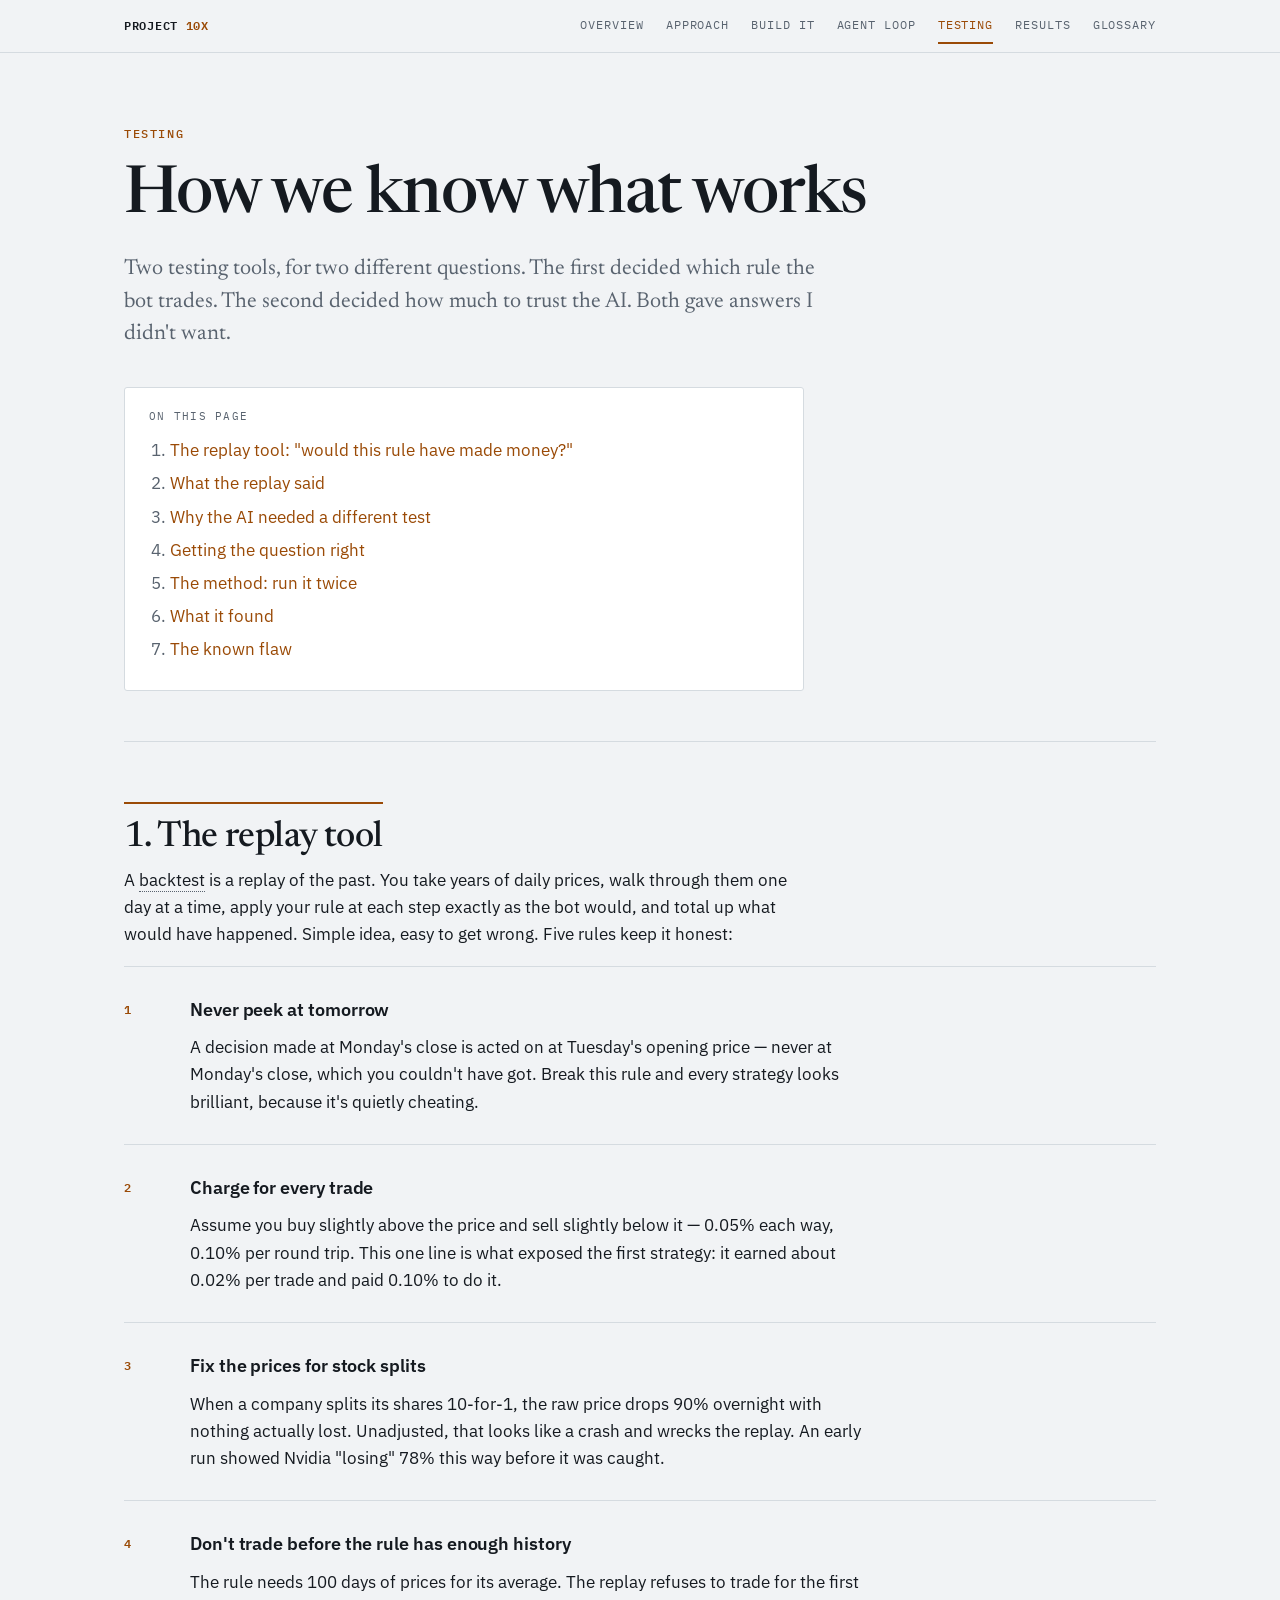
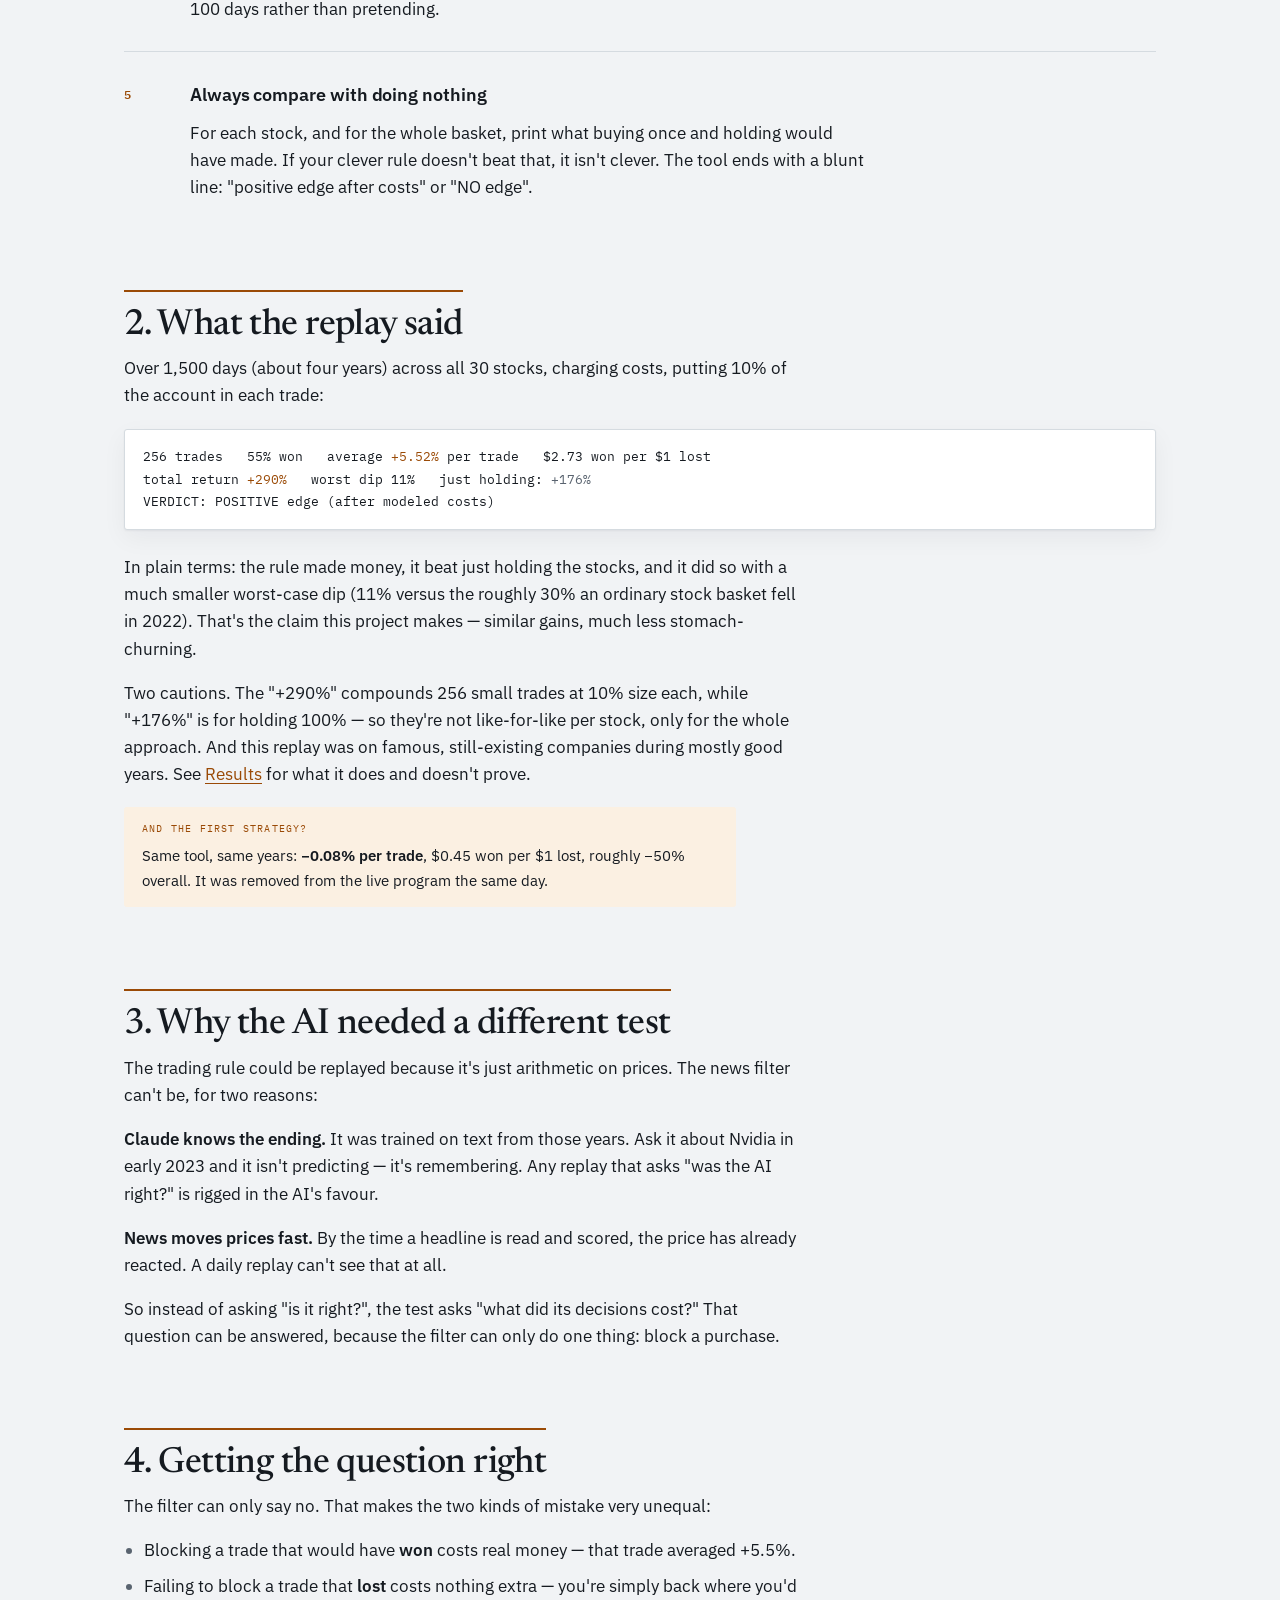
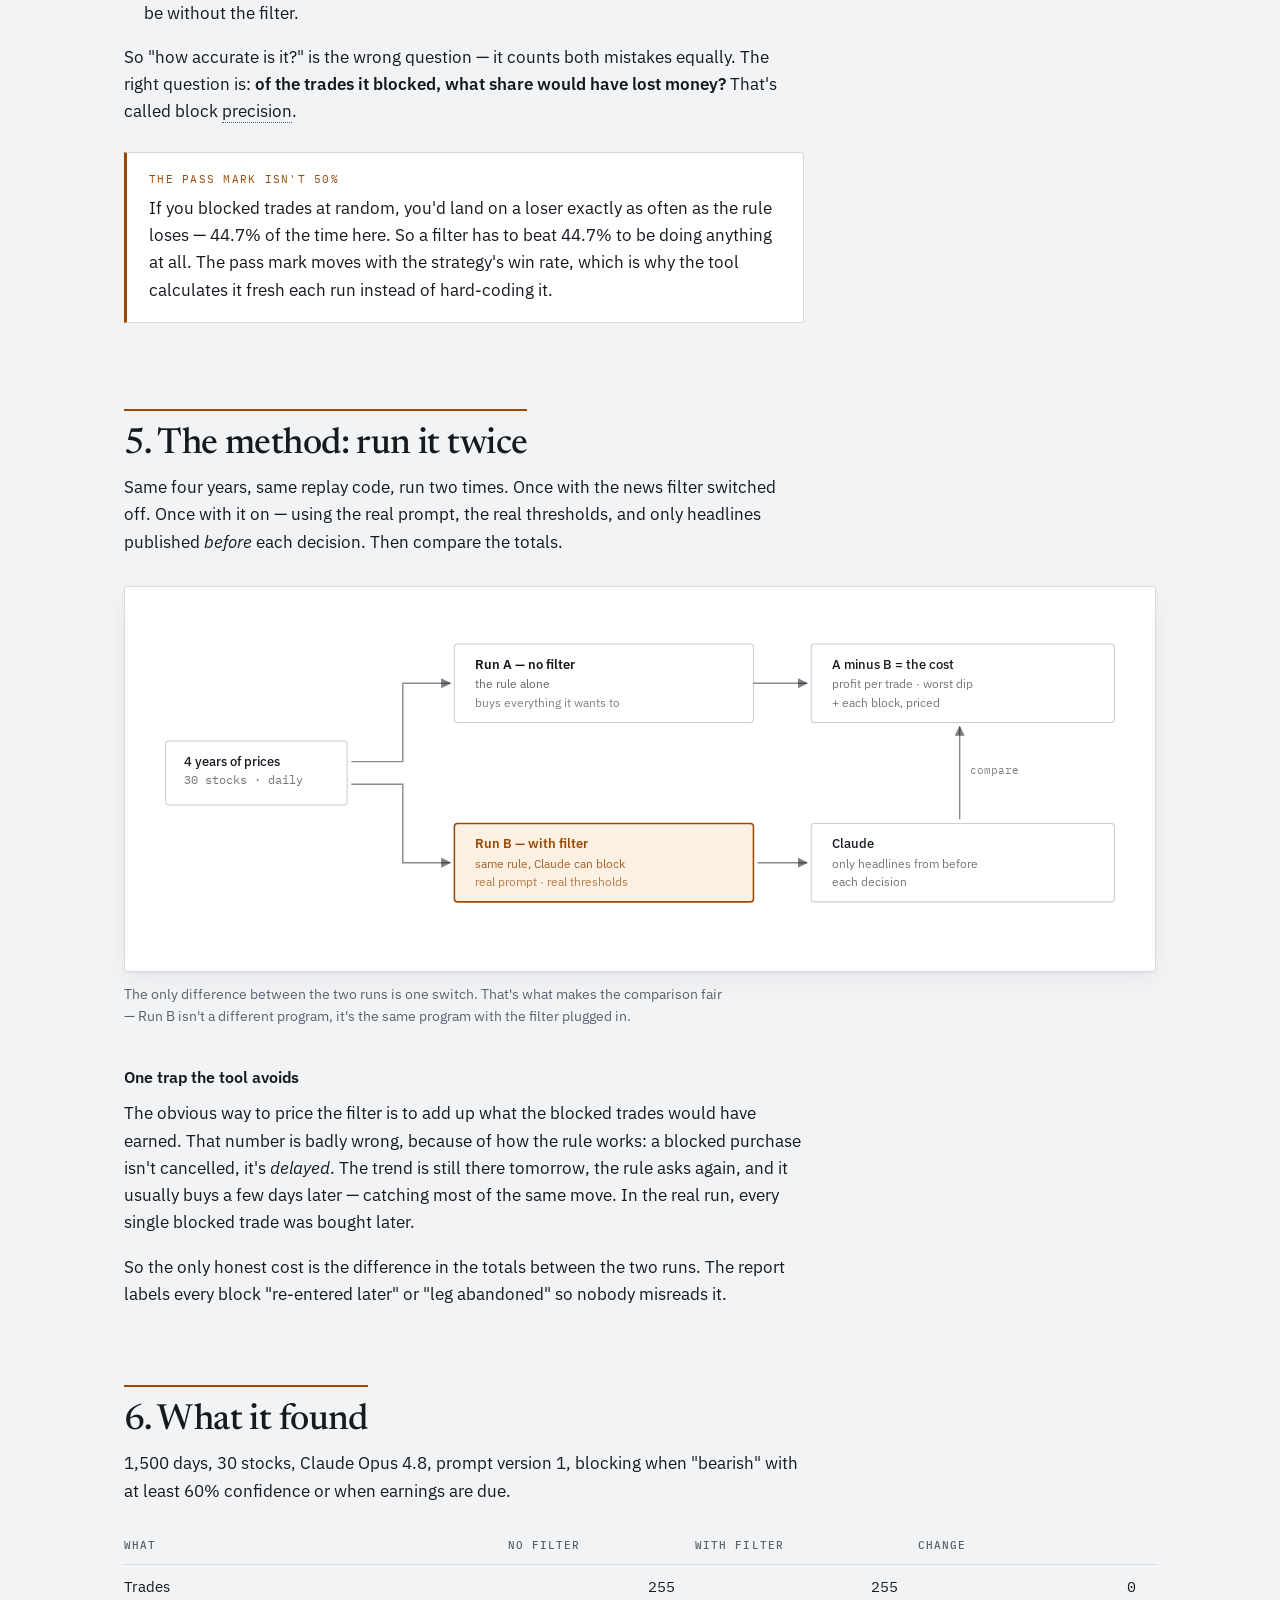
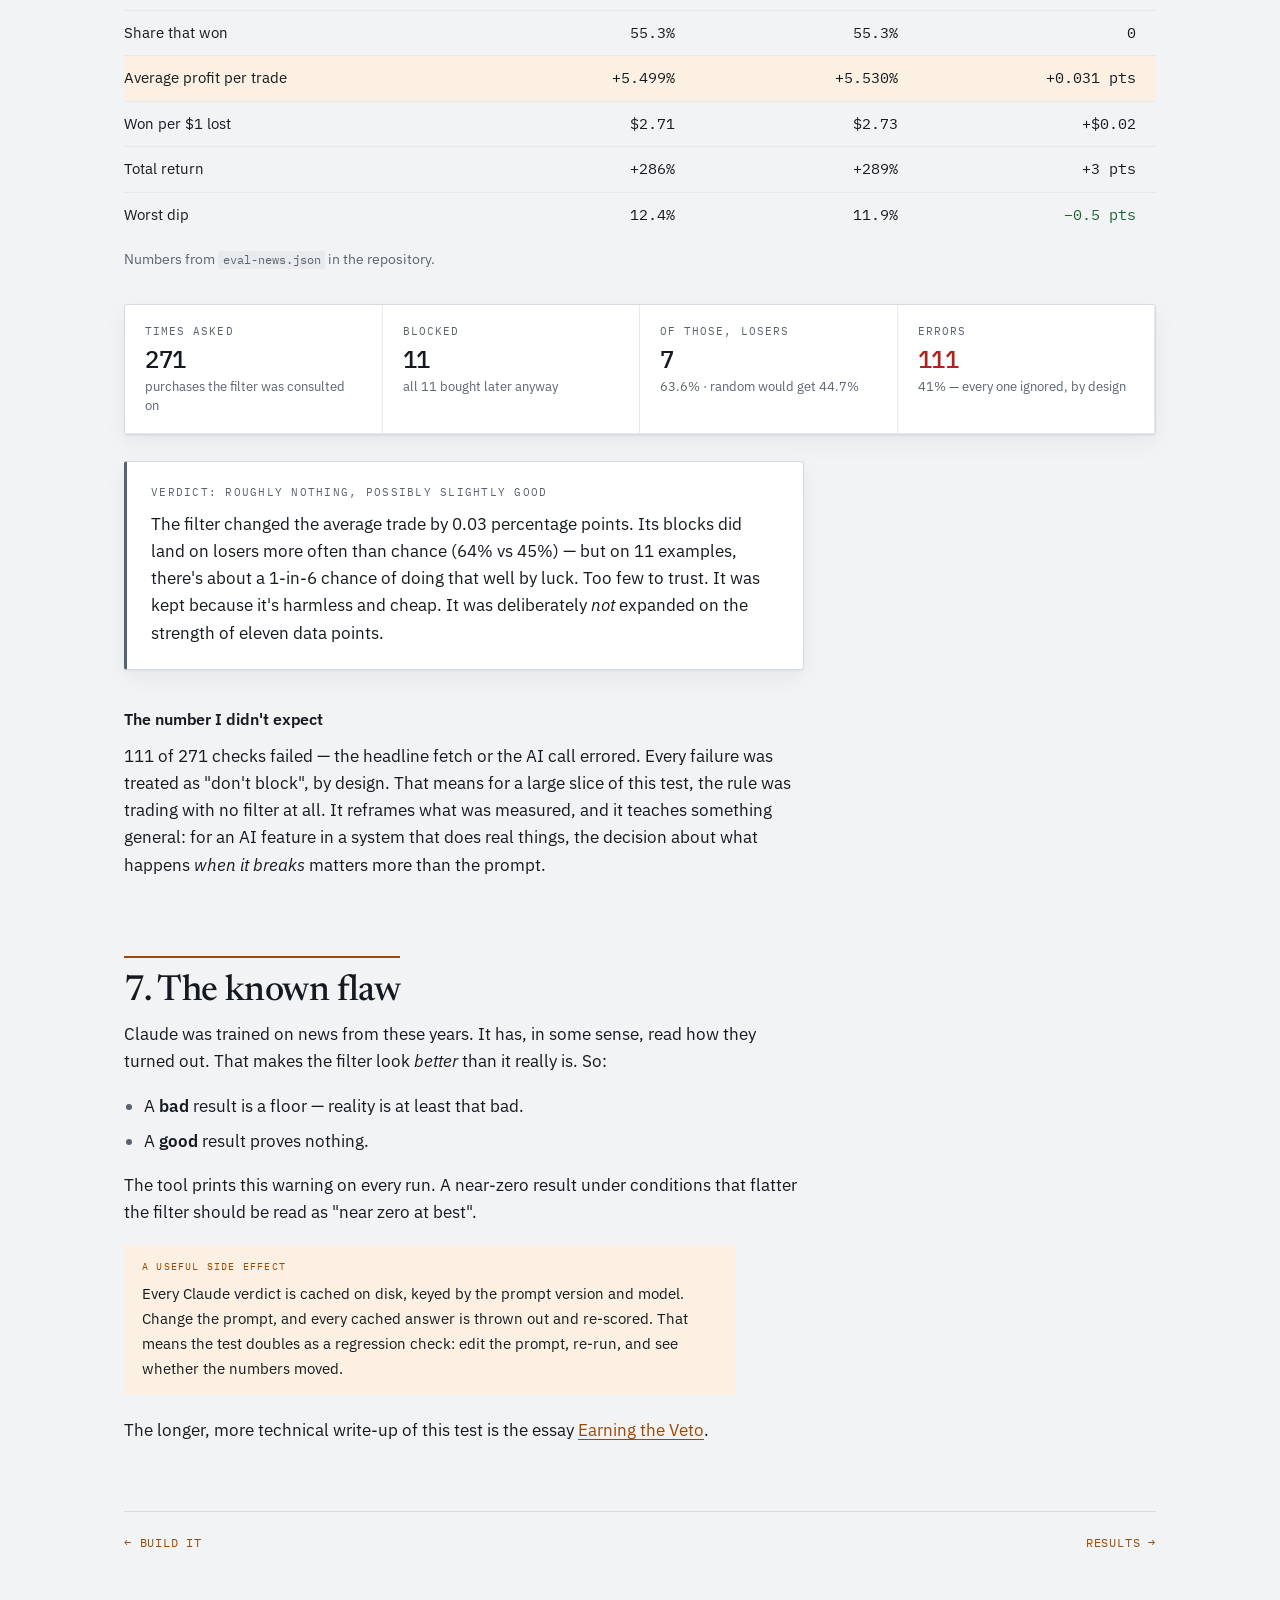
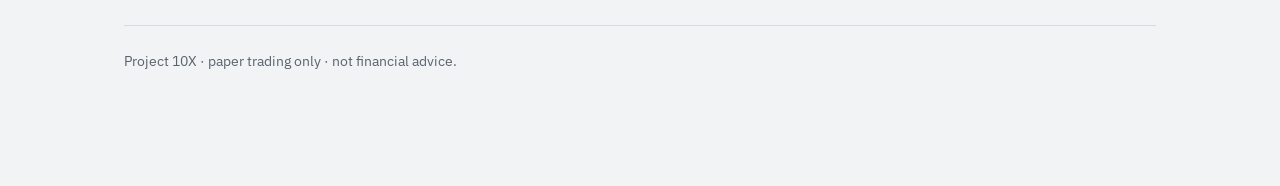
<file: docs/evals.html>
<!doctype html>
<html lang="en">
<head>
<meta charset="utf-8">
<meta name="viewport" content="width=device-width, initial-scale=1">
<title>Testing — Project 10X</title>
<meta name="description" content="How the trading rule was tested by replaying the past, and how the AI news filter was tested when a normal replay couldn't be trusted — in plain words.">
<link rel="preconnect" href="https://fonts.googleapis.com">
<link rel="preconnect" href="https://fonts.gstatic.com" crossorigin>
<link rel="stylesheet" href="https://fonts.googleapis.com/css2?family=IBM+Plex+Mono:wght@400;500;600&family=IBM+Plex+Sans:wght@400;500;600&family=Newsreader:opsz,wght@6..72,400;6..72,500;6..72,600&display=swap">
<link rel="stylesheet" href="assets/site.css">
</head>
<body>
<nav class="sitenav"><div class="sitenav-inner">
  <a class="brand" href="index.html">Project <span>10X</span></a>
  <a class="nl" href="index.html">Overview</a>
  <a class="nl" href="approach.html">Approach</a>
  <a class="nl" href="design.html">Build it</a>
  <a class="nl" href="agent-loop.html">Agent loop</a>
  <a class="nl" href="evals.html" aria-current="page">Testing</a>
  <a class="nl" href="results.html">Results</a>
  <a class="nl" href="glossary.html">Glossary</a>
</div></nav>
<div class="page">

  <header class="masthead">
    <p class="eyebrow">Testing</p>
    <h1>How we know what works</h1>
    <p class="standfirst">Two testing tools, for two different questions. The first decided which rule the bot trades. The second decided how much to trust the AI. Both gave answers I didn't want.</p>
    <div class="toc">
      <div class="k">On this page</div>
      <ol>
        <li><a href="#replay">The replay tool: "would this rule have made money?"</a></li>
        <li><a href="#replay-result">What the replay said</a></li>
        <li><a href="#why-hard">Why the AI needed a different test</a></li>
        <li><a href="#question">Getting the question right</a></li>
        <li><a href="#method">The method: run it twice</a></li>
        <li><a href="#numbers">What it found</a></li>
        <li><a href="#flaw">The known flaw</a></li>
      </ol>
    </div>
  </header>

  <section id="replay">
    <h2>1. The replay tool</h2>
    <div class="col">
      <p>A <a class="term" href="glossary.html#backtest">backtest</a> is a replay of the past. You take years of daily prices, walk through them one day at a time, apply your rule at each step exactly as the bot would, and total up what would have happened. Simple idea, easy to get wrong. Five rules keep it honest:</p>
    </div>

    <div class="finding"><div class="finding-n">1</div><div>
      <h3>Never peek at tomorrow</h3>
      <p>A decision made at Monday's close is acted on at Tuesday's opening price — never at Monday's close, which you couldn't have got. Break this rule and every strategy looks brilliant, because it's quietly cheating.</p>
    </div></div>
    <div class="finding"><div class="finding-n">2</div><div>
      <h3>Charge for every trade</h3>
      <p>Assume you buy slightly above the price and sell slightly below it — 0.05% each way, 0.10% per round trip. This one line is what exposed the first strategy: it earned about 0.02% per trade and paid 0.10% to do it.</p>
    </div></div>
    <div class="finding"><div class="finding-n">3</div><div>
      <h3>Fix the prices for stock splits</h3>
      <p>When a company splits its shares 10-for-1, the raw price drops 90% overnight with nothing actually lost. Unadjusted, that looks like a crash and wrecks the replay. An early run showed Nvidia "losing" 78% this way before it was caught.</p>
    </div></div>
    <div class="finding"><div class="finding-n">4</div><div>
      <h3>Don't trade before the rule has enough history</h3>
      <p>The rule needs 100 days of prices for its average. The replay refuses to trade for the first 100 days rather than pretending.</p>
    </div></div>
    <div class="finding"><div class="finding-n">5</div><div>
      <h3>Always compare with doing nothing</h3>
      <p>For each stock, and for the whole basket, print what buying once and holding would have made. If your clever rule doesn't beat that, it isn't clever. The tool ends with a blunt line: "positive edge after costs" or "NO edge".</p>
    </div></div>
  </section>

  <section id="replay-result">
    <h2>2. What the replay said</h2>
    <div class="col">
      <p>Over 1,500 days (about four years) across all 30 stocks, charging costs, putting 10% of the account in each trade:</p>
    </div>
    <div class="code wide">
<pre>256 trades   55% won   average <span class="c-acc">+5.52%</span> per trade   $2.73 won per $1 lost
total return <span class="c-acc">+290%</span>   worst dip 11%   just holding: <span class="c-dim">+176%</span>
VERDICT: POSITIVE edge (after modeled costs)</pre>
    </div>
    <div class="col">
      <p>In plain terms: the rule made money, it beat just holding the stocks, and it did so with a much smaller worst-case dip (11% versus the roughly 30% an ordinary stock basket fell in 2022). That's the claim this project makes — similar gains, much less stomach-churning.</p>
      <p>Two cautions. The "+290%" compounds 256 small trades at 10% size each, while "+176%" is for holding 100% — so they're not like-for-like per stock, only for the whole approach. And this replay was on famous, still-existing companies during mostly good years. See <a href="results.html#claims">Results</a> for what it does and doesn't prove.</p>
    </div>
    <div class="plain">
      <div class="k">And the first strategy?</div>
      <p>Same tool, same years: <strong>−0.08% per trade</strong>, $0.45 won per $1 lost, roughly −50% overall. It was removed from the live program the same day.</p>
    </div>
  </section>

  <section id="why-hard">
    <h2>3. Why the AI needed a different test</h2>
    <div class="col">
      <p>The trading rule could be replayed because it's just arithmetic on prices. The news filter can't be, for two reasons:</p>
      <p><strong>Claude knows the ending.</strong> It was trained on text from those years. Ask it about Nvidia in early 2023 and it isn't predicting — it's remembering. Any replay that asks "was the AI right?" is rigged in the AI's favour.</p>
      <p><strong>News moves prices fast.</strong> By the time a headline is read and scored, the price has already reacted. A daily replay can't see that at all.</p>
      <p>So instead of asking "is it right?", the test asks "what did its decisions cost?" That question can be answered, because the filter can only do one thing: block a purchase.</p>
    </div>
  </section>

  <section id="question">
    <h2>4. Getting the question right</h2>
    <div class="col">
      <p>The filter can only say no. That makes the two kinds of mistake very unequal:</p>
      <ul>
        <li>Blocking a trade that would have <strong>won</strong> costs real money — that trade averaged +5.5%.</li>
        <li>Failing to block a trade that <strong>lost</strong> costs nothing extra — you're simply back where you'd be without the filter.</li>
      </ul>
      <p>So "how accurate is it?" is the wrong question — it counts both mistakes equally. The right question is: <strong>of the trades it blocked, what share would have lost money?</strong> That's called block <a class="term" href="glossary.html#precision">precision</a>.</p>
    </div>
    <div class="note">
      <span class="label">The pass mark isn't 50%</span>
      <p>If you blocked trades at random, you'd land on a loser exactly as often as the rule loses — 44.7% of the time here. So a filter has to beat 44.7% to be doing anything at all. The pass mark moves with the strategy's win rate, which is why the tool calculates it fresh each run instead of hard-coding it.</p>
    </div>
  </section>

  <section id="method">
    <h2>5. The method: run it twice</h2>
    <div class="col">
      <p>Same four years, same replay code, run two times. Once with the news filter switched off. Once with it on — using the real prompt, the real thresholds, and only headlines published <em>before</em> each decision. Then compare the totals.</p>
    </div>
    <figure>
      <div class="svg-frame">
        <svg viewBox="0 0 960 330" role="img" aria-labelledby="ev-t ev-d">
          <title id="ev-t">Run the replay twice</title>
          <desc id="ev-d">The same four years of prices go through the same replay twice: once with no news filter, once with Claude blocking purchases. The difference in results is the cost of the filter.</desc>
          <defs><marker id="ah2" viewBox="0 0 10 10" refX="9" refY="5" markerWidth="7" markerHeight="7" orient="auto-start-reverse"><path d="M 0 0 L 10 5 L 0 10 z" fill="currentColor" opacity=".55"/></marker></defs>
          <g font-family="IBM Plex Sans, system-ui, sans-serif" fill="currentColor">
            <rect x="20" y="128" width="176" height="62" rx="3" fill="var(--surface)" stroke="currentColor" stroke-opacity=".22"/>
            <text x="38" y="152" font-size="13" font-weight="500">4 years of prices</text>
            <text x="38" y="170" font-size="11.5" opacity=".6" font-family="IBM Plex Mono, monospace">30 stocks · daily</text>
            <rect x="300" y="34" width="290" height="76" rx="3" fill="var(--surface)" stroke="currentColor" stroke-opacity=".22"/>
            <text x="320" y="58" font-size="13" font-weight="600">Run A — no filter</text>
            <text x="320" y="77" font-size="11.5" opacity=".65">the rule alone</text>
            <text x="320" y="95" font-size="11.5" opacity=".55">buys everything it wants to</text>
            <rect x="300" y="208" width="290" height="76" rx="3" fill="var(--accent-bg)" class="dg-a-s" stroke-width="1.5"/>
            <text x="320" y="232" font-size="13" font-weight="600" class="dg-a-f">Run B — with filter</text>
            <text x="320" y="251" font-size="11.5" class="dg-a-f" opacity=".85">same rule, Claude can block</text>
            <text x="320" y="269" font-size="11.5" class="dg-a-f" opacity=".7">real prompt · real thresholds</text>
            <rect x="646" y="208" width="294" height="76" rx="3" fill="var(--surface)" stroke="currentColor" stroke-opacity=".22"/>
            <text x="666" y="232" font-size="13" font-weight="500">Claude</text>
            <text x="666" y="251" font-size="11.5" opacity=".6">only headlines from before</text>
            <text x="666" y="269" font-size="11.5" opacity=".6">each decision</text>
            <rect x="646" y="34" width="294" height="76" rx="3" fill="var(--surface)" stroke="currentColor" stroke-opacity=".22"/>
            <text x="666" y="58" font-size="13" font-weight="500">A minus B = the cost</text>
            <text x="666" y="77" font-size="11.5" opacity=".6">profit per trade · worst dip</text>
            <text x="666" y="95" font-size="11.5" opacity=".6">+ each block, priced</text>
            <g stroke="currentColor" stroke-opacity=".5" stroke-width="1.4" marker-end="url(#ah2)">
              <path d="M 200 148 L 250 148 L 250 72 L 296 72" fill="none"/>
              <path d="M 200 170 L 250 170 L 250 246 L 296 246" fill="none"/>
              <line x1="594" y1="246" x2="642" y2="246"/>
              <path d="M 590 72 L 642 72" fill="none"/>
              <path d="M 790 204 L 790 114" fill="none"/>
            </g>
            <text x="800" y="160" font-size="11" opacity=".55" font-family="IBM Plex Mono, monospace">compare</text>
          </g>
        </svg>
      </div>
      <figcaption>The only difference between the two runs is one switch. That's what makes the comparison fair — Run B isn't a different program, it's the same program with the filter plugged in.</figcaption>
    </figure>

    <h3>One trap the tool avoids</h3>
    <div class="col">
      <p>The obvious way to price the filter is to add up what the blocked trades would have earned. That number is badly wrong, because of how the rule works: a blocked purchase isn't cancelled, it's <em>delayed</em>. The trend is still there tomorrow, the rule asks again, and it usually buys a few days later — catching most of the same move. In the real run, every single blocked trade was bought later.</p>
      <p>So the only honest cost is the difference in the totals between the two runs. The report labels every block "re-entered later" or "leg abandoned" so nobody misreads it.</p>
    </div>
  </section>

  <section id="numbers">
    <h2>6. What it found</h2>
    <div class="col">
      <p>1,500 days, 30 stocks, Claude Opus 4.8, prompt version 1, blocking when "bearish" with at least 60% confidence or when earnings are due.</p>
    </div>
    <div class="table-wrap"><table>
      <caption>Numbers from <code>eval-news.json</code> in the repository.</caption>
      <thead><tr><th>What</th><th class="n">No filter</th><th class="n">With filter</th><th class="n">Change</th></tr></thead>
      <tbody>
        <tr><td>Trades</td><td class="n">255</td><td class="n">255</td><td class="n">0</td></tr>
        <tr><td>Share that won</td><td class="n">55.3%</td><td class="n">55.3%</td><td class="n">0</td></tr>
        <tr class="hi"><td>Average profit per trade</td><td class="n">+5.499%</td><td class="n">+5.530%</td><td class="n">+0.031 pts</td></tr>
        <tr><td>Won per $1 lost</td><td class="n">$2.71</td><td class="n">$2.73</td><td class="n">+$0.02</td></tr>
        <tr><td>Total return</td><td class="n">+286%</td><td class="n">+289%</td><td class="n">+3 pts</td></tr>
        <tr><td>Worst dip</td><td class="n">12.4%</td><td class="n">11.9%</td><td class="n pos">−0.5 pts</td></tr>
      </tbody>
    </table></div>

    <dl class="kpis">
      <div class="kpi"><div class="k">Times asked</div><div class="v">271</div><div class="s">purchases the filter was consulted on</div></div>
      <div class="kpi"><div class="k">Blocked</div><div class="v">11</div><div class="s">all 11 bought later anyway</div></div>
      <div class="kpi"><div class="k">Of those, losers</div><div class="v">7</div><div class="s">63.6% · random would get 44.7%</div></div>
      <div class="kpi"><div class="k">Errors</div><div class="v neg">111</div><div class="s">41% — every one ignored, by design</div></div>
    </dl>

    <div class="verdict meh">
      <span class="label">Verdict: roughly nothing, possibly slightly good</span>
      <p>The filter changed the average trade by 0.03 percentage points. Its blocks did land on losers more often than chance (64% vs 45%) — but on 11 examples, there's about a 1-in-6 chance of doing that well by luck. Too few to trust. It was kept because it's harmless and cheap. It was deliberately <em>not</em> expanded on the strength of eleven data points.</p>
    </div>

    <h3>The number I didn't expect</h3>
    <div class="col">
      <p>111 of 271 checks failed — the headline fetch or the AI call errored. Every failure was treated as "don't block", by design. That means for a large slice of this test, the rule was trading with no filter at all. It reframes what was measured, and it teaches something general: for an AI feature in a system that does real things, the decision about what happens <em>when it breaks</em> matters more than the prompt.</p>
    </div>
  </section>

  <section id="flaw">
    <h2>7. The known flaw</h2>
    <div class="col">
      <p>Claude was trained on news from these years. It has, in some sense, read how they turned out. That makes the filter look <em>better</em> than it really is. So:</p>
      <ul>
        <li>A <strong>bad</strong> result is a floor — reality is at least that bad.</li>
        <li>A <strong>good</strong> result proves nothing.</li>
      </ul>
      <p>The tool prints this warning on every run. A near-zero result under conditions that flatter the filter should be read as "near zero at best".</p>
    </div>
    <div class="plain">
      <div class="k">A useful side effect</div>
      <p>Every Claude verdict is cached on disk, keyed by the prompt version and model. Change the prompt, and every cached answer is thrown out and re-scored. That means the test doubles as a regression check: edit the prompt, re-run, and see whether the numbers moved.</p>
    </div>
    <div class="col">
      <p>The longer, more technical write-up of this test is the essay <a href="earning-the-veto.html">Earning the Veto</a>.</p>
    </div>
  </section>

  <div class="pager"><a href="design.html">← Build it</a><a href="results.html">Results →</a></div>
  <footer><p>Project 10X · paper trading only · not financial advice.</p></footer>
</div>
</body>
</html>
</file>
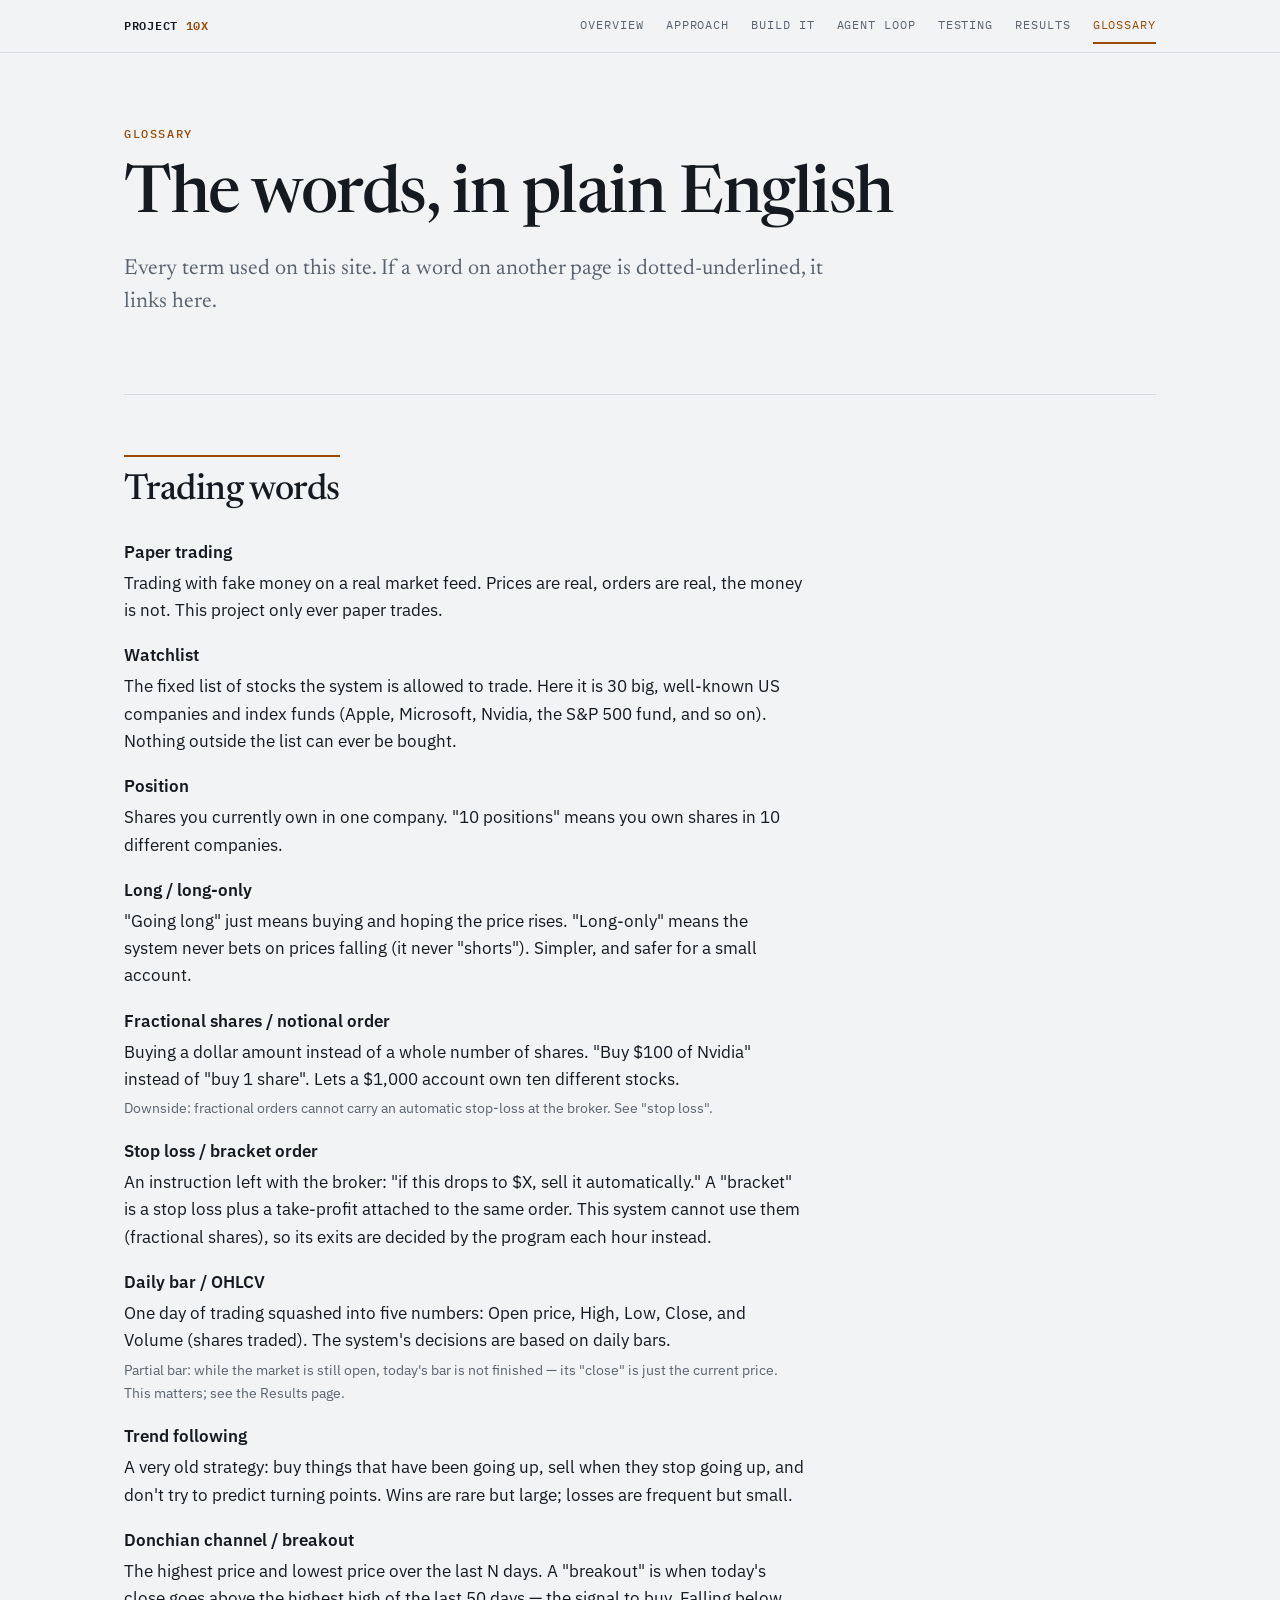
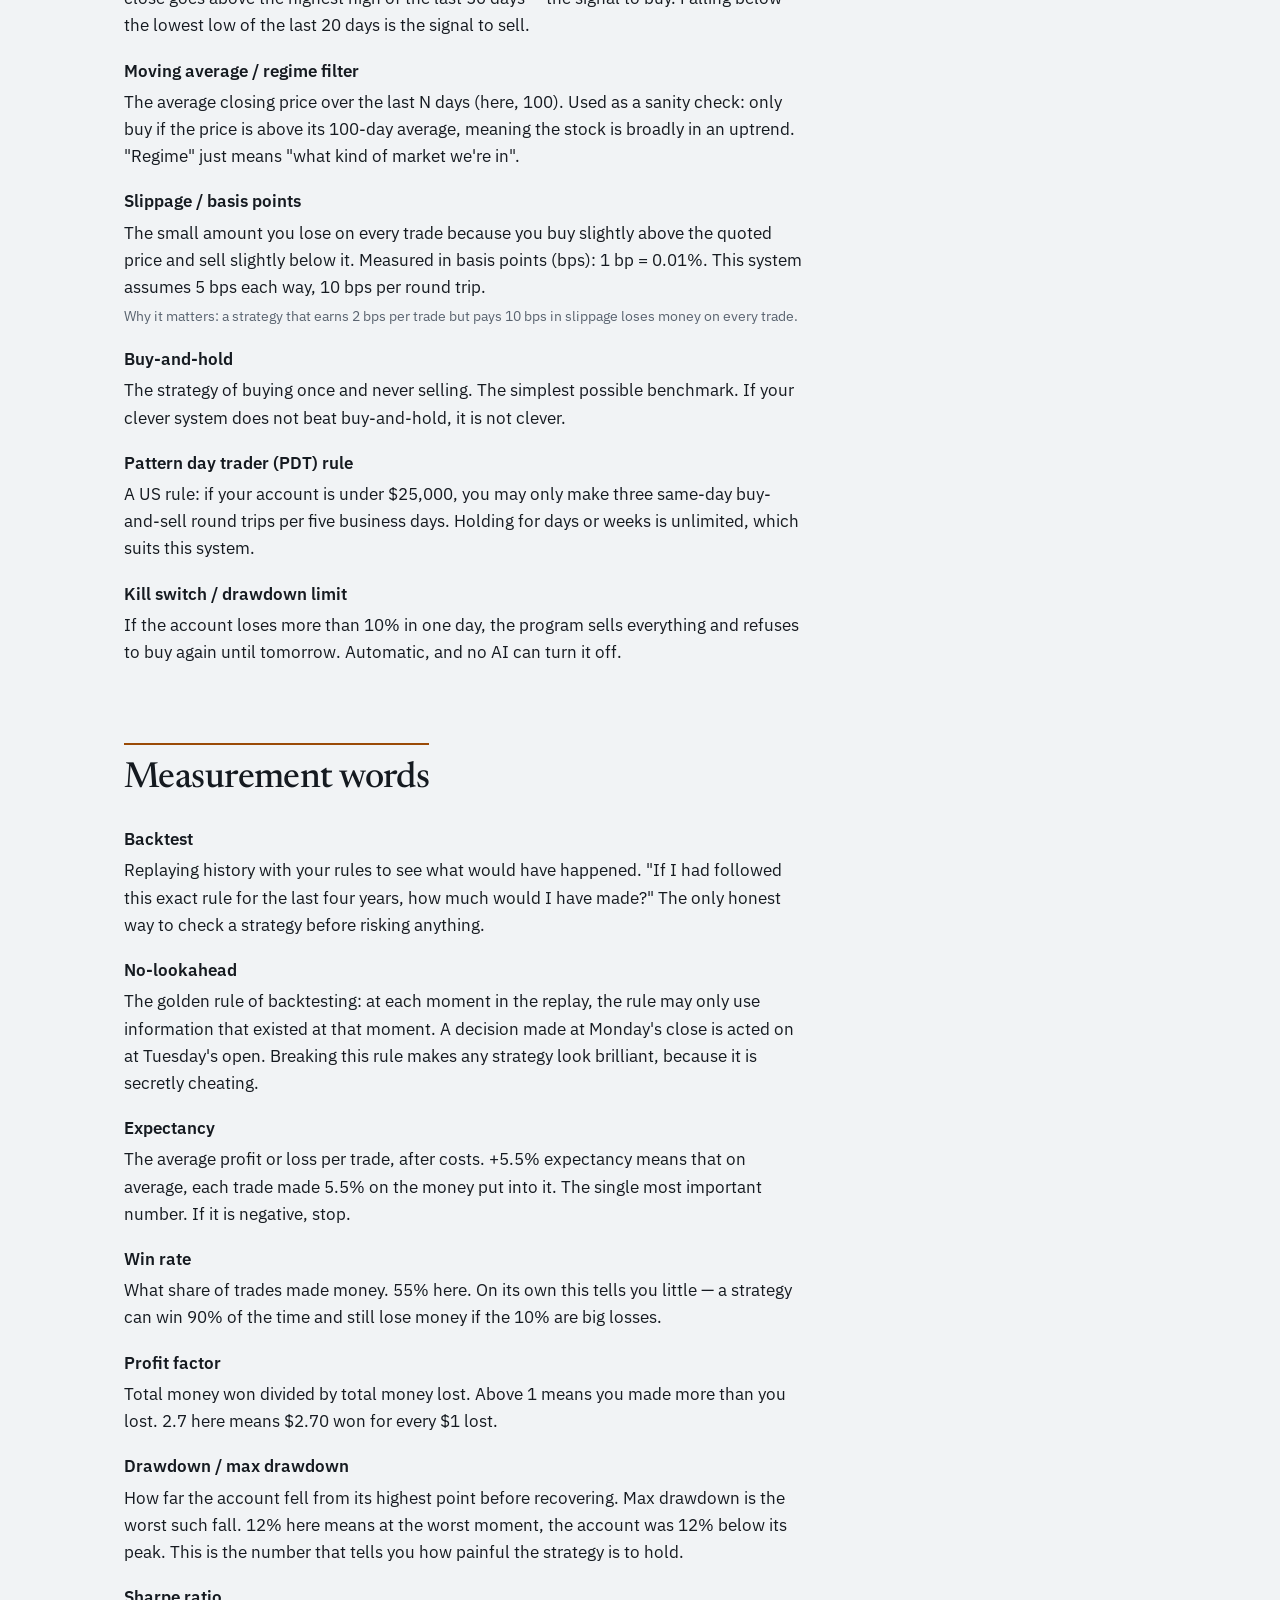
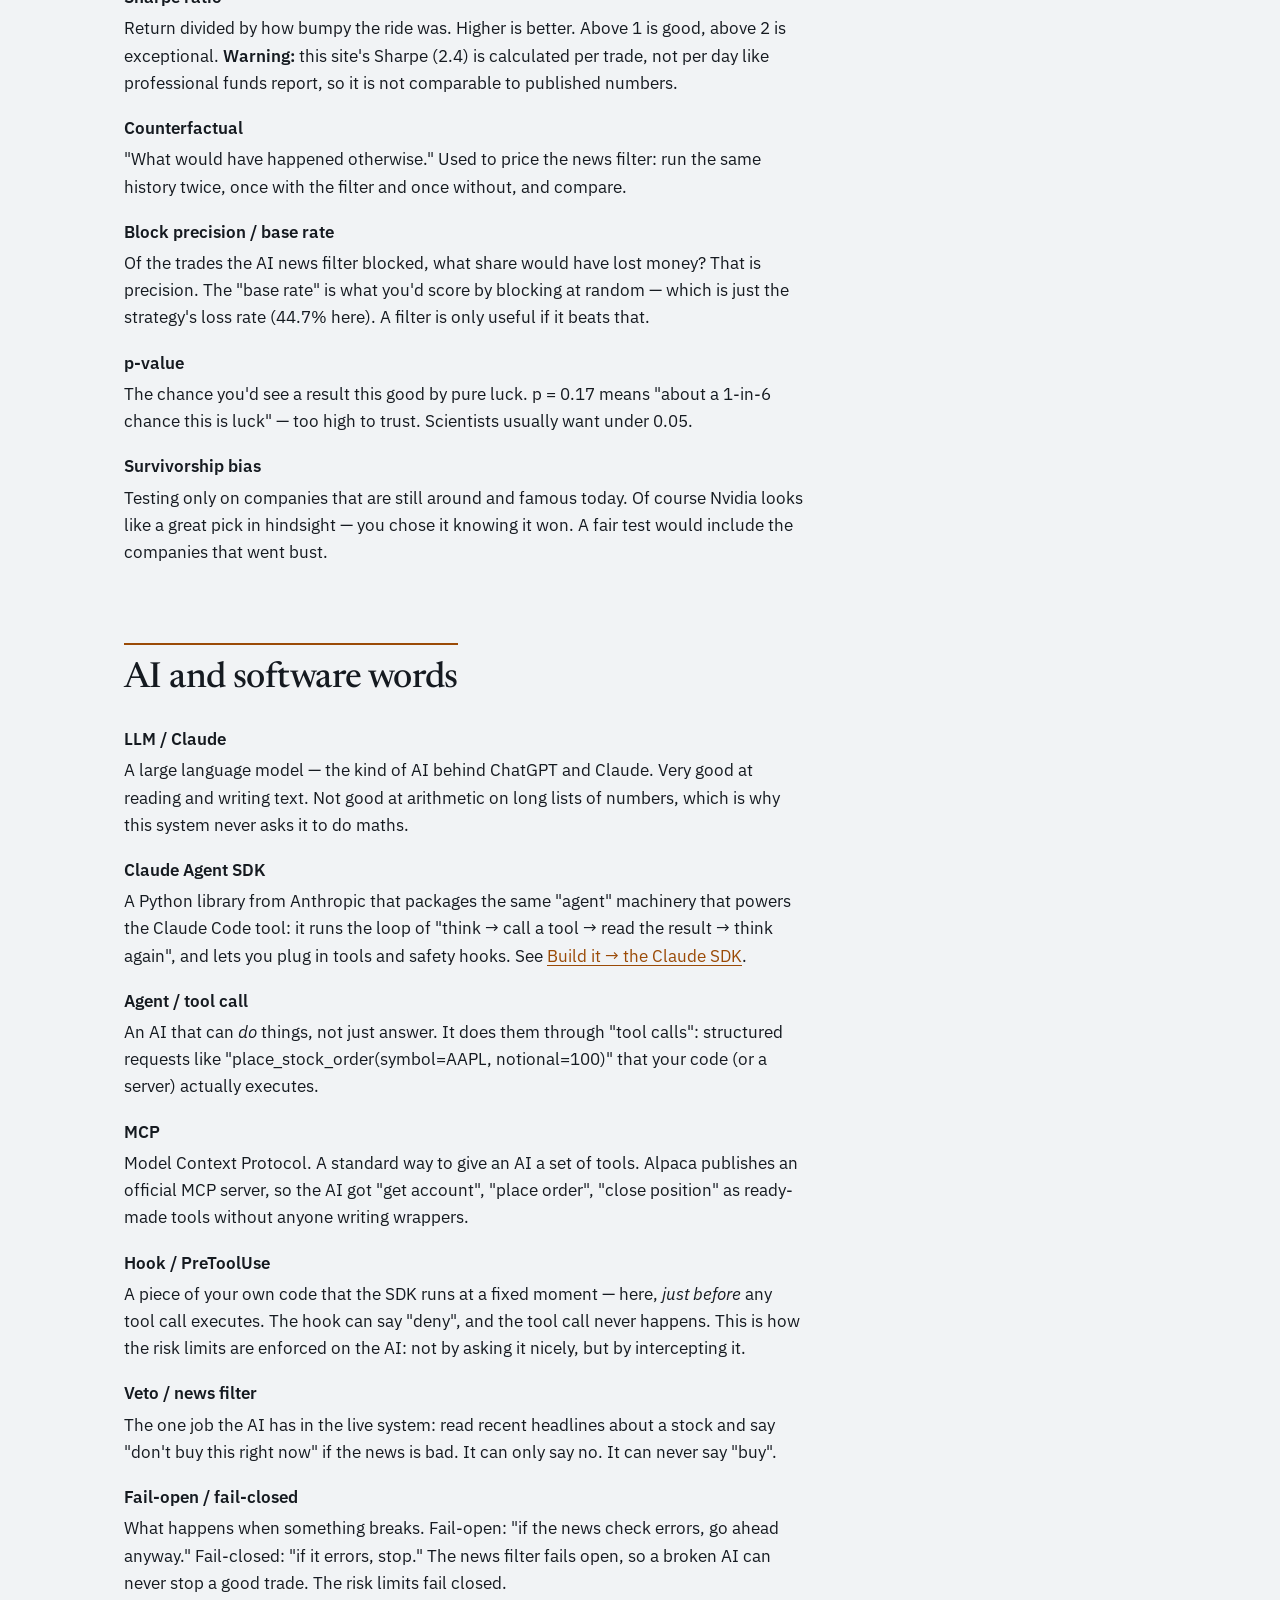
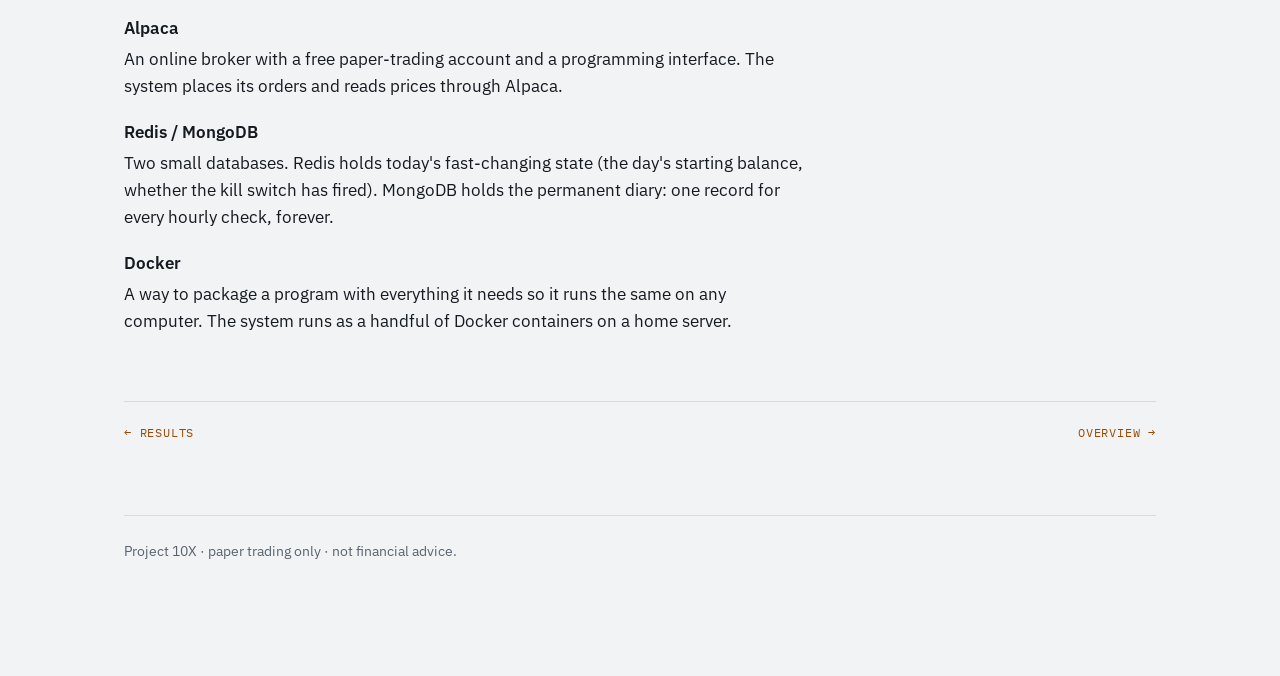
<file: docs/glossary.html>
<!doctype html>
<html lang="en">
<head>
<meta charset="utf-8">
<meta name="viewport" content="width=device-width, initial-scale=1">
<title>Glossary — Project 10X</title>
<meta name="description" content="Every trading, testing and AI term used on this site, explained in plain words.">
<link rel="preconnect" href="https://fonts.googleapis.com">
<link rel="preconnect" href="https://fonts.gstatic.com" crossorigin>
<link rel="stylesheet" href="https://fonts.googleapis.com/css2?family=IBM+Plex+Mono:wght@400;500;600&family=IBM+Plex+Sans:wght@400;500;600&family=Newsreader:opsz,wght@6..72,400;6..72,500;6..72,600&display=swap">
<link rel="stylesheet" href="assets/site.css">
</head>
<body>
<nav class="sitenav"><div class="sitenav-inner">
  <a class="brand" href="index.html">Project <span>10X</span></a>
  <a class="nl" href="index.html">Overview</a>
  <a class="nl" href="approach.html">Approach</a>
  <a class="nl" href="design.html">Build it</a>
  <a class="nl" href="agent-loop.html">Agent loop</a>
  <a class="nl" href="evals.html">Testing</a>
  <a class="nl" href="results.html">Results</a>
  <a class="nl" href="glossary.html" aria-current="page">Glossary</a>
</div></nav>
<div class="page">
  <header class="masthead">
    <p class="eyebrow">Glossary</p>
    <h1>The words, in plain English</h1>
    <p class="standfirst">Every term used on this site. If a word on another page is dotted-underlined, it links here.</p>
  </header>

  <section>
    <h2>Trading words</h2>
    <dl class="gl">
      <dt id="paper">Paper trading</dt>
      <dd>Trading with fake money on a real market feed. Prices are real, orders are real, the money is not. This project only ever paper trades.</dd>

      <dt id="watchlist">Watchlist</dt>
      <dd>The fixed list of stocks the system is allowed to trade. Here it is 30 big, well-known US companies and index funds (Apple, Microsoft, Nvidia, the S&amp;P 500 fund, and so on). Nothing outside the list can ever be bought.</dd>

      <dt id="position">Position</dt>
      <dd>Shares you currently own in one company. "10 positions" means you own shares in 10 different companies.</dd>

      <dt id="long">Long / long-only</dt>
      <dd>"Going long" just means buying and hoping the price rises. "Long-only" means the system never bets on prices falling (it never "shorts"). Simpler, and safer for a small account.</dd>

      <dt id="fractional">Fractional shares / notional order</dt>
      <dd>Buying a dollar amount instead of a whole number of shares. "Buy $100 of Nvidia" instead of "buy 1 share". Lets a $1,000 account own ten different stocks.
      <span class="eg">Downside: fractional orders cannot carry an automatic stop-loss at the broker. See "stop loss".</span></dd>

      <dt id="stop">Stop loss / bracket order</dt>
      <dd>An instruction left with the broker: "if this drops to $X, sell it automatically." A "bracket" is a stop loss plus a take-profit attached to the same order. This system cannot use them (fractional shares), so its exits are decided by the program each hour instead.</dd>

      <dt id="bar">Daily bar / OHLCV</dt>
      <dd>One day of trading squashed into five numbers: Open price, High, Low, Close, and Volume (shares traded). The system's decisions are based on daily bars.
      <span class="eg">Partial bar: while the market is still open, today's bar is not finished — its "close" is just the current price. This matters; see the Results page.</span></dd>

      <dt id="trend">Trend following</dt>
      <dd>A very old strategy: buy things that have been going up, sell when they stop going up, and don't try to predict turning points. Wins are rare but large; losses are frequent but small.</dd>

      <dt id="donchian">Donchian channel / breakout</dt>
      <dd>The highest price and lowest price over the last N days. A "breakout" is when today's close goes above the highest high of the last 50 days — the signal to buy. Falling below the lowest low of the last 20 days is the signal to sell.</dd>

      <dt id="sma">Moving average / regime filter</dt>
      <dd>The average closing price over the last N days (here, 100). Used as a sanity check: only buy if the price is above its 100-day average, meaning the stock is broadly in an uptrend. "Regime" just means "what kind of market we're in".</dd>

      <dt id="slippage">Slippage / basis points</dt>
      <dd>The small amount you lose on every trade because you buy slightly above the quoted price and sell slightly below it. Measured in basis points (bps): 1 bp = 0.01%. This system assumes 5 bps each way, 10 bps per round trip.
      <span class="eg">Why it matters: a strategy that earns 2 bps per trade but pays 10 bps in slippage loses money on every trade.</span></dd>

      <dt id="bh">Buy-and-hold</dt>
      <dd>The strategy of buying once and never selling. The simplest possible benchmark. If your clever system does not beat buy-and-hold, it is not clever.</dd>

      <dt id="pdt">Pattern day trader (PDT) rule</dt>
      <dd>A US rule: if your account is under $25,000, you may only make three same-day buy-and-sell round trips per five business days. Holding for days or weeks is unlimited, which suits this system.</dd>

      <dt id="killswitch">Kill switch / drawdown limit</dt>
      <dd>If the account loses more than 10% in one day, the program sells everything and refuses to buy again until tomorrow. Automatic, and no AI can turn it off.</dd>
    </dl>
  </section>

  <section>
    <h2>Measurement words</h2>
    <dl class="gl">
      <dt id="backtest">Backtest</dt>
      <dd>Replaying history with your rules to see what would have happened. "If I had followed this exact rule for the last four years, how much would I have made?" The only honest way to check a strategy before risking anything.</dd>

      <dt id="lookahead">No-lookahead</dt>
      <dd>The golden rule of backtesting: at each moment in the replay, the rule may only use information that existed at that moment. A decision made at Monday's close is acted on at Tuesday's open. Breaking this rule makes any strategy look brilliant, because it is secretly cheating.</dd>

      <dt id="expectancy">Expectancy</dt>
      <dd>The average profit or loss per trade, after costs. +5.5% expectancy means that on average, each trade made 5.5% on the money put into it. The single most important number. If it is negative, stop.</dd>

      <dt id="winrate">Win rate</dt>
      <dd>What share of trades made money. 55% here. On its own this tells you little — a strategy can win 90% of the time and still lose money if the 10% are big losses.</dd>

      <dt id="pf">Profit factor</dt>
      <dd>Total money won divided by total money lost. Above 1 means you made more than you lost. 2.7 here means $2.70 won for every $1 lost.</dd>

      <dt id="drawdown">Drawdown / max drawdown</dt>
      <dd>How far the account fell from its highest point before recovering. Max drawdown is the worst such fall. 12% here means at the worst moment, the account was 12% below its peak. This is the number that tells you how painful the strategy is to hold.</dd>

      <dt id="sharpe">Sharpe ratio</dt>
      <dd>Return divided by how bumpy the ride was. Higher is better. Above 1 is good, above 2 is exceptional. <strong>Warning:</strong> this site's Sharpe (2.4) is calculated per trade, not per day like professional funds report, so it is not comparable to published numbers.</dd>

      <dt id="counterfactual">Counterfactual</dt>
      <dd>"What would have happened otherwise." Used to price the news filter: run the same history twice, once with the filter and once without, and compare.</dd>

      <dt id="precision">Block precision / base rate</dt>
      <dd>Of the trades the AI news filter blocked, what share would have lost money? That is precision. The "base rate" is what you'd score by blocking at random — which is just the strategy's loss rate (44.7% here). A filter is only useful if it beats that.</dd>

      <dt id="pvalue">p-value</dt>
      <dd>The chance you'd see a result this good by pure luck. p = 0.17 means "about a 1-in-6 chance this is luck" — too high to trust. Scientists usually want under 0.05.</dd>

      <dt id="survivorship">Survivorship bias</dt>
      <dd>Testing only on companies that are still around and famous today. Of course Nvidia looks like a great pick in hindsight — you chose it knowing it won. A fair test would include the companies that went bust.</dd>
    </dl>
  </section>

  <section>
    <h2>AI and software words</h2>
    <dl class="gl">
      <dt id="llm">LLM / Claude</dt>
      <dd>A large language model — the kind of AI behind ChatGPT and Claude. Very good at reading and writing text. Not good at arithmetic on long lists of numbers, which is why this system never asks it to do maths.</dd>

      <dt id="sdk">Claude Agent SDK</dt>
      <dd>A Python library from Anthropic that packages the same "agent" machinery that powers the Claude Code tool: it runs the loop of "think → call a tool → read the result → think again", and lets you plug in tools and safety hooks. See <a href="design.html#sdk">Build it → the Claude SDK</a>.</dd>

      <dt id="agent">Agent / tool call</dt>
      <dd>An AI that can <em>do</em> things, not just answer. It does them through "tool calls": structured requests like "place_stock_order(symbol=AAPL, notional=100)" that your code (or a server) actually executes.</dd>

      <dt id="mcp">MCP</dt>
      <dd>Model Context Protocol. A standard way to give an AI a set of tools. Alpaca publishes an official MCP server, so the AI got "get account", "place order", "close position" as ready-made tools without anyone writing wrappers.</dd>

      <dt id="hook">Hook / PreToolUse</dt>
      <dd>A piece of your own code that the SDK runs at a fixed moment — here, <em>just before</em> any tool call executes. The hook can say "deny", and the tool call never happens. This is how the risk limits are enforced on the AI: not by asking it nicely, but by intercepting it.</dd>

      <dt id="veto">Veto / news filter</dt>
      <dd>The one job the AI has in the live system: read recent headlines about a stock and say "don't buy this right now" if the news is bad. It can only say no. It can never say "buy".</dd>

      <dt id="failopen">Fail-open / fail-closed</dt>
      <dd>What happens when something breaks. Fail-open: "if the news check errors, go ahead anyway." Fail-closed: "if it errors, stop." The news filter fails open, so a broken AI can never stop a good trade. The risk limits fail closed.</dd>

      <dt id="alpaca">Alpaca</dt>
      <dd>An online broker with a free paper-trading account and a programming interface. The system places its orders and reads prices through Alpaca.</dd>

      <dt id="redis">Redis / MongoDB</dt>
      <dd>Two small databases. Redis holds today's fast-changing state (the day's starting balance, whether the kill switch has fired). MongoDB holds the permanent diary: one record for every hourly check, forever.</dd>

      <dt id="docker">Docker</dt>
      <dd>A way to package a program with everything it needs so it runs the same on any computer. The system runs as a handful of Docker containers on a home server.</dd>
    </dl>
  </section>

  <div class="pager"><a href="results.html">← Results</a><a href="index.html">Overview →</a></div>
  <footer><p>Project 10X · paper trading only · not financial advice.</p></footer>
</div>
</body>
</html>
</file>
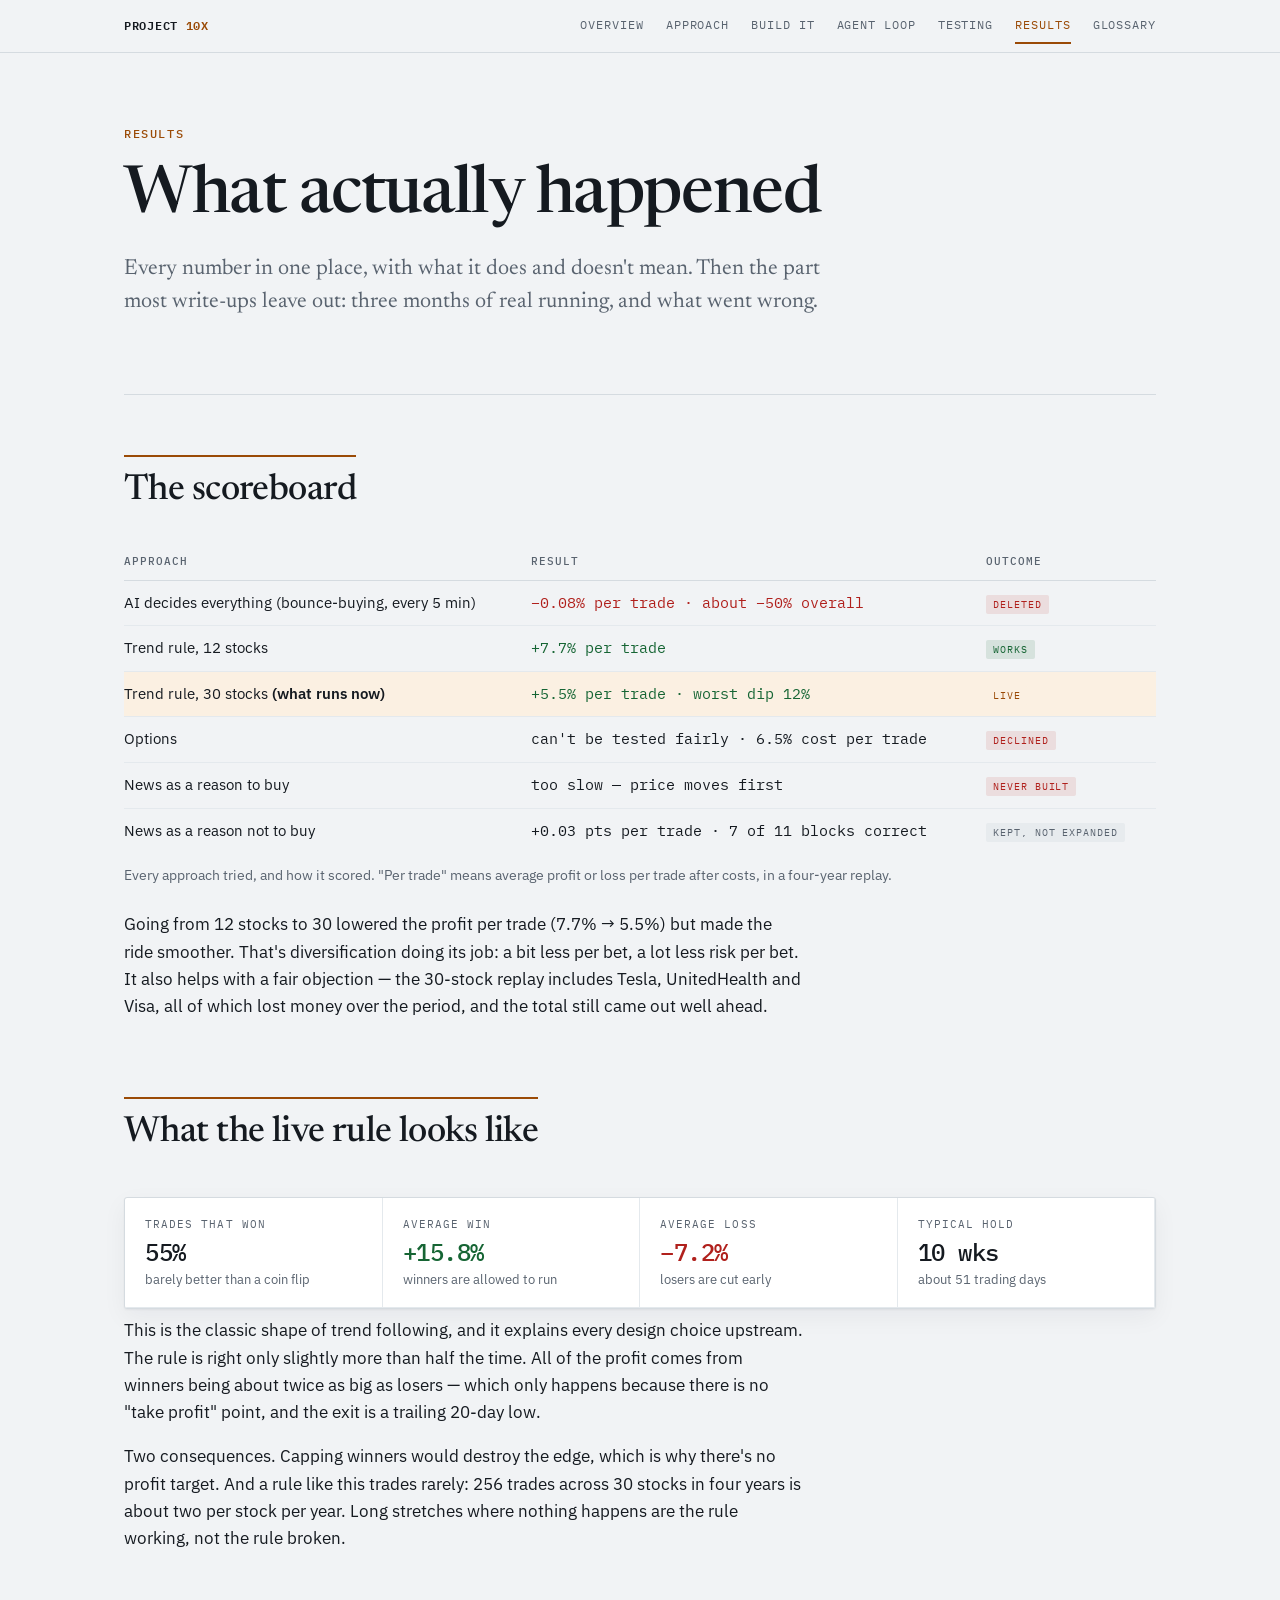
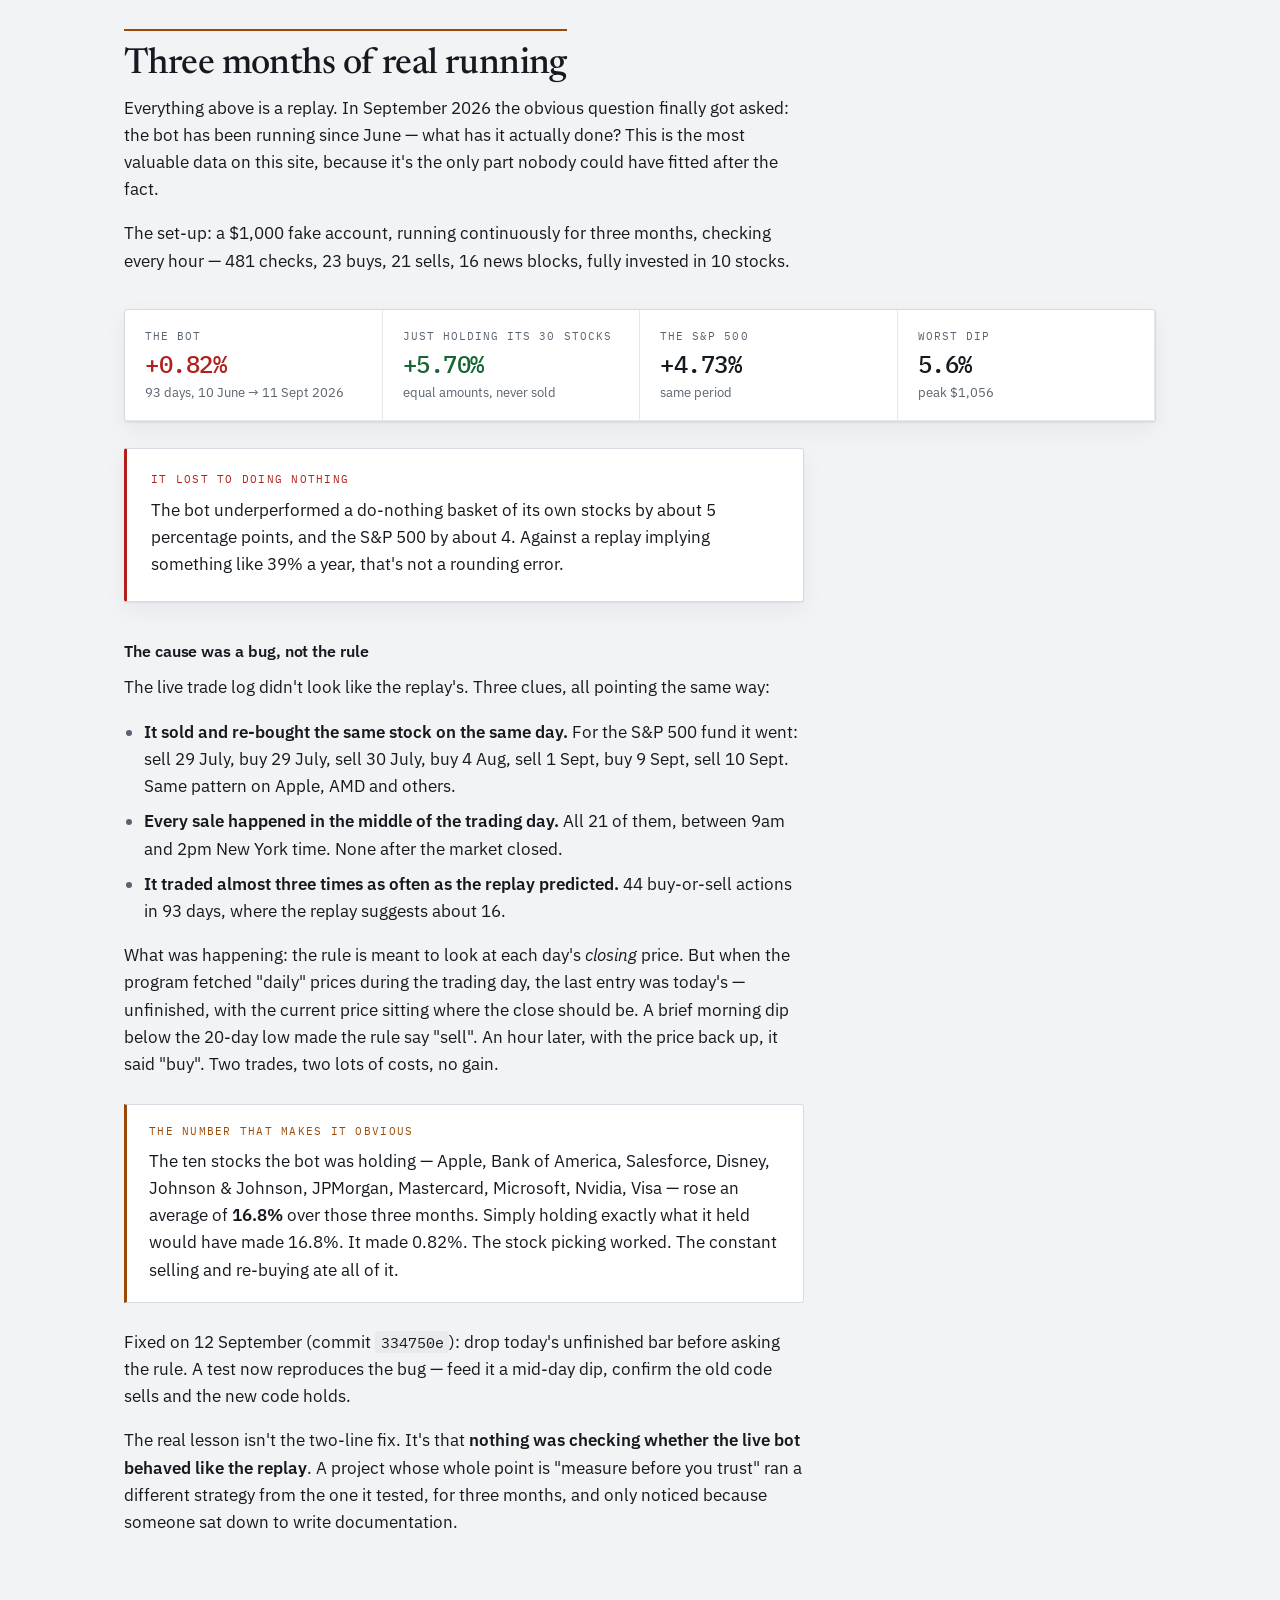
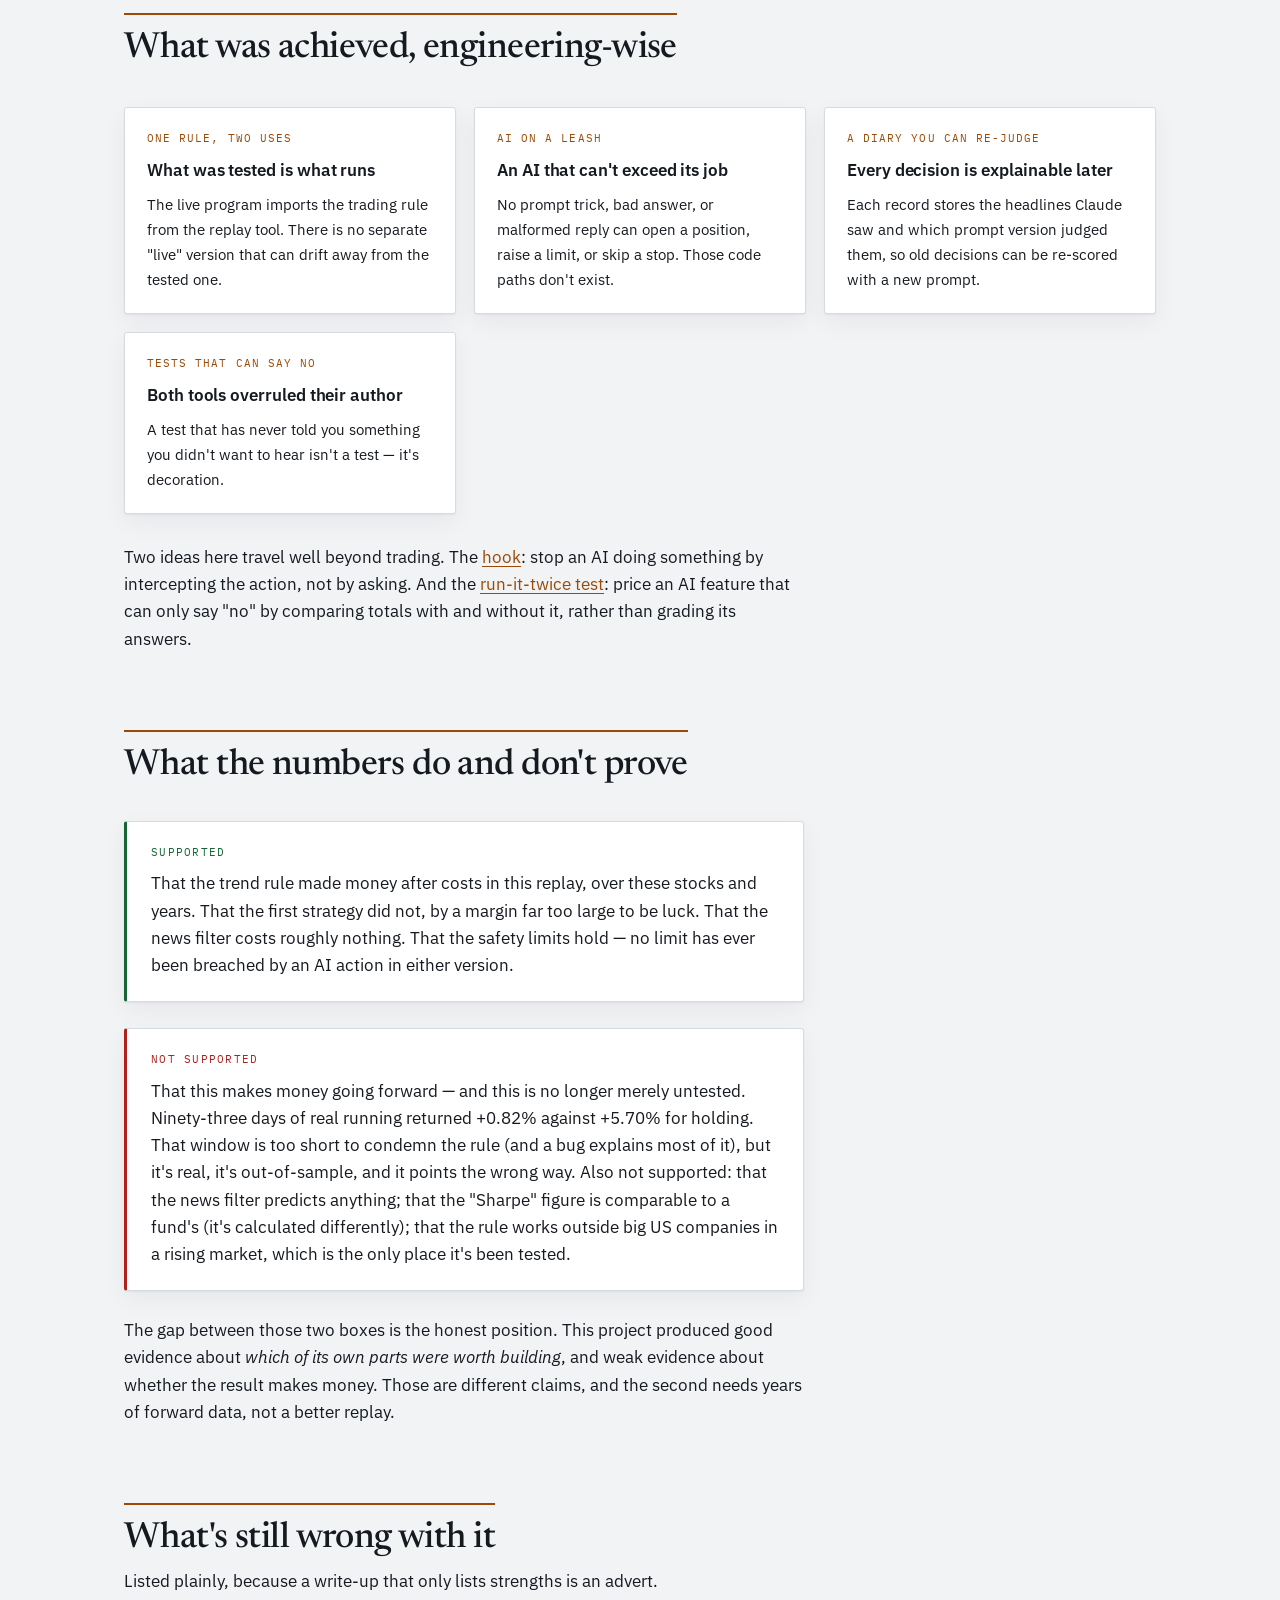
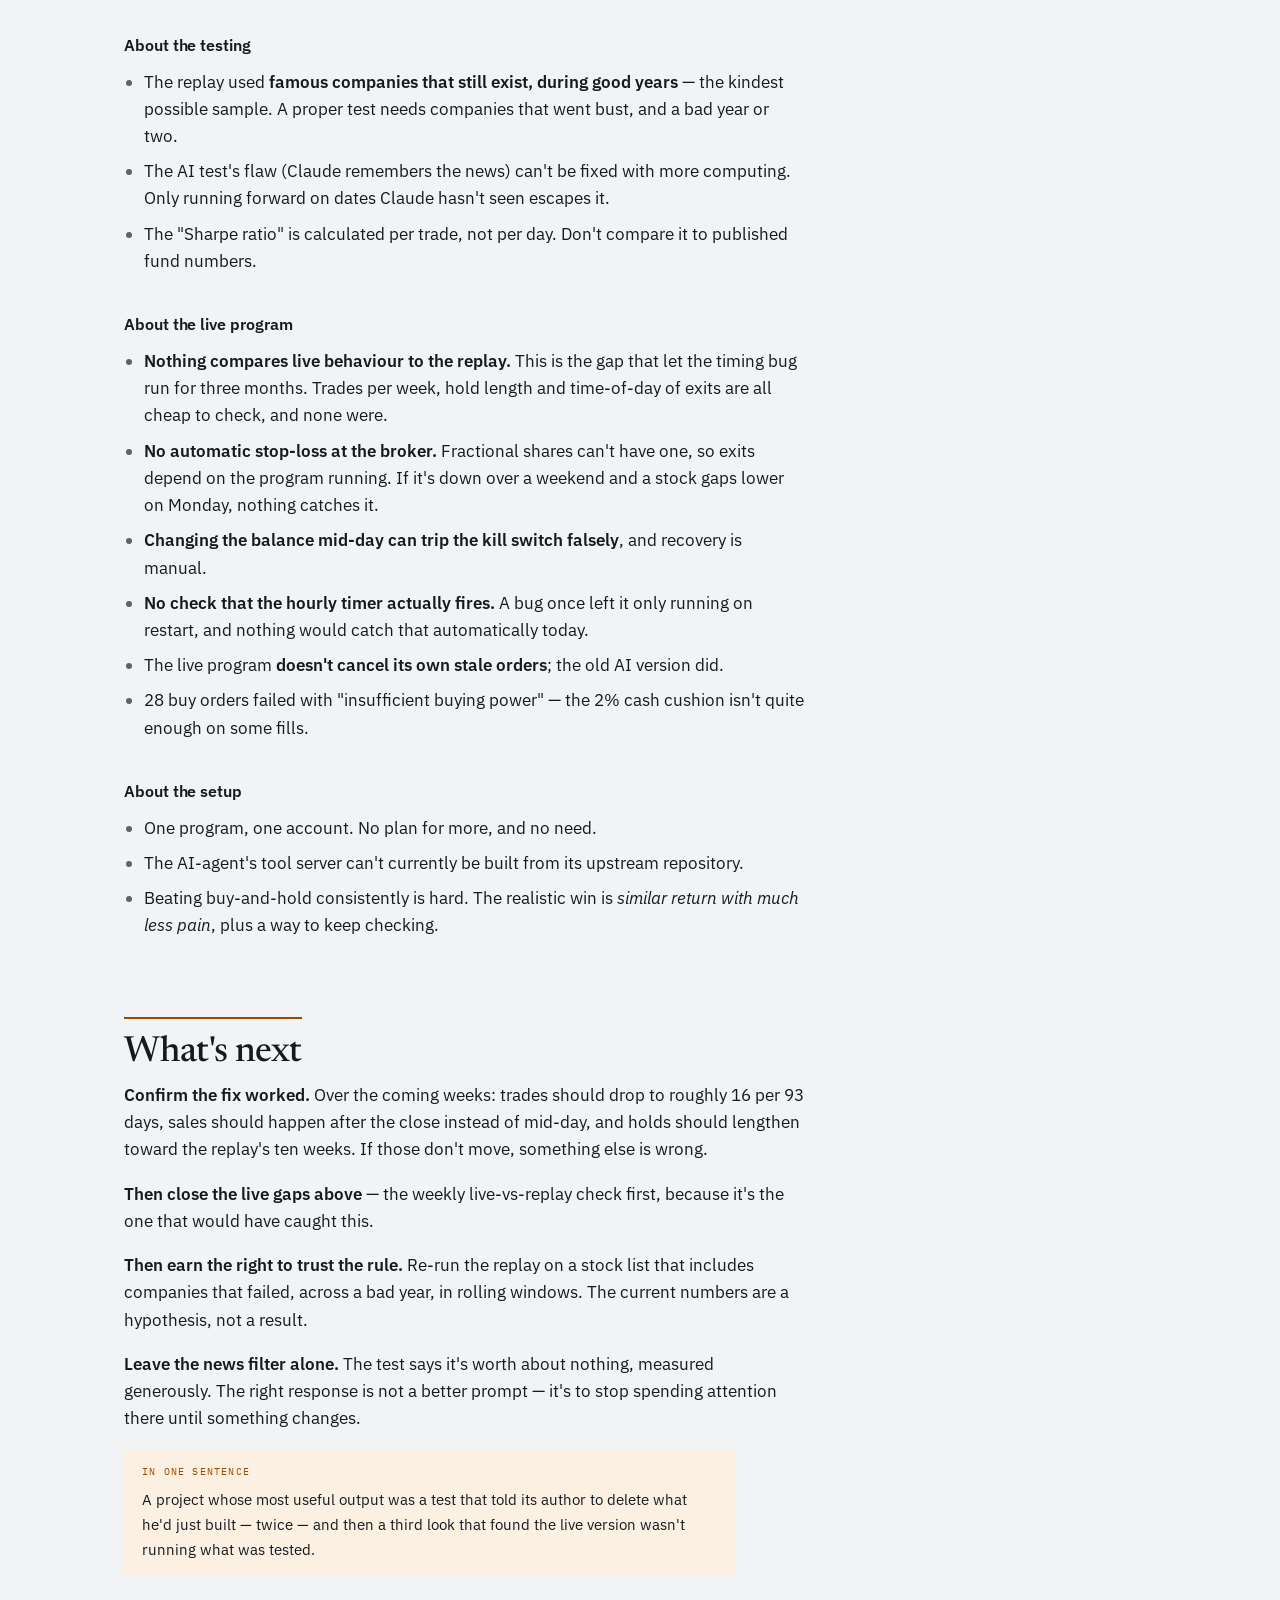
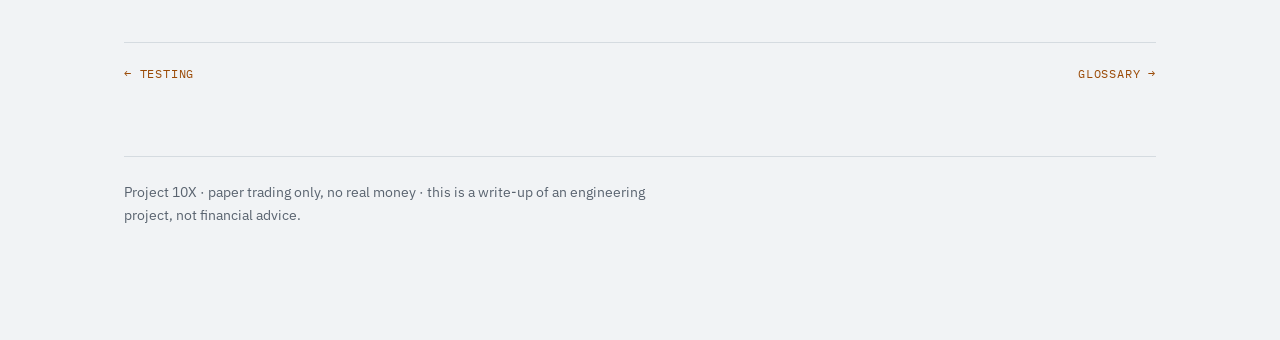
<file: docs/results.html>
<!doctype html>
<html lang="en">
<head>
<meta charset="utf-8">
<meta name="viewport" content="width=device-width, initial-scale=1">
<title>Results — Project 10X</title>
<meta name="description" content="Every number the project produced, what each one does and doesn't prove, the three months of real running, the bug that explained it, and what's still wrong.">
<link rel="preconnect" href="https://fonts.googleapis.com">
<link rel="preconnect" href="https://fonts.gstatic.com" crossorigin>
<link rel="stylesheet" href="https://fonts.googleapis.com/css2?family=IBM+Plex+Mono:wght@400;500;600&family=IBM+Plex+Sans:wght@400;500;600&family=Newsreader:opsz,wght@6..72,400;6..72,500;6..72,600&display=swap">
<link rel="stylesheet" href="assets/site.css">
</head>
<body>
<nav class="sitenav"><div class="sitenav-inner">
  <a class="brand" href="index.html">Project <span>10X</span></a>
  <a class="nl" href="index.html">Overview</a>
  <a class="nl" href="approach.html">Approach</a>
  <a class="nl" href="design.html">Build it</a>
  <a class="nl" href="agent-loop.html">Agent loop</a>
  <a class="nl" href="evals.html">Testing</a>
  <a class="nl" href="results.html" aria-current="page">Results</a>
  <a class="nl" href="glossary.html">Glossary</a>
</div></nav>
<div class="page">

  <header class="masthead">
    <p class="eyebrow">Results</p>
    <h1>What actually happened</h1>
    <p class="standfirst">Every number in one place, with what it does and doesn't mean. Then the part most write-ups leave out: three months of real running, and what went wrong.</p>
  </header>

  <section id="scoreboard">
    <h2>The scoreboard</h2>
    <div class="table-wrap"><table>
      <caption>Every approach tried, and how it scored. "Per trade" means average profit or loss per trade after costs, in a four-year replay.</caption>
      <thead><tr><th>Approach</th><th>Result</th><th>Outcome</th></tr></thead>
      <tbody>
        <tr><td>AI decides everything (bounce-buying, every 5 min)</td><td class="mono neg">−0.08% per trade · about −50% overall</td><td><span class="pill killed">deleted</span></td></tr>
        <tr><td>Trend rule, 12 stocks</td><td class="mono pos">+7.7% per trade</td><td><span class="pill ok">works</span></td></tr>
        <tr class="hi"><td>Trend rule, 30 stocks <strong>(what runs now)</strong></td><td class="mono pos">+5.5% per trade · worst dip 12%</td><td><span class="pill live">live</span></td></tr>
        <tr><td>Options</td><td class="mono">can't be tested fairly · 6.5% cost per trade</td><td><span class="pill killed">declined</span></td></tr>
        <tr><td>News as a reason to buy</td><td class="mono">too slow — price moves first</td><td><span class="pill killed">never built</span></td></tr>
        <tr><td>News as a reason not to buy</td><td class="mono">+0.03 pts per trade · 7 of 11 blocks correct</td><td><span class="pill">kept, not expanded</span></td></tr>
      </tbody>
    </table></div>
    <div class="col">
      <p>Going from 12 stocks to 30 lowered the profit per trade (7.7% → 5.5%) but made the ride smoother. That's diversification doing its job: a bit less per bet, a lot less risk per bet. It also helps with a fair objection — the 30-stock replay includes Tesla, UnitedHealth and Visa, all of which lost money over the period, and the total still came out well ahead.</p>
    </div>
  </section>

  <section id="live-shape">
    <h2>What the live rule looks like</h2>
    <dl class="kpis">
      <div class="kpi"><div class="k">Trades that won</div><div class="v">55%</div><div class="s">barely better than a coin flip</div></div>
      <div class="kpi"><div class="k">Average win</div><div class="v pos">+15.8%</div><div class="s">winners are allowed to run</div></div>
      <div class="kpi"><div class="k">Average loss</div><div class="v neg">−7.2%</div><div class="s">losers are cut early</div></div>
      <div class="kpi"><div class="k">Typical hold</div><div class="v">10 wks</div><div class="s">about 51 trading days</div></div>
    </dl>
    <div class="col">
      <p>This is the classic shape of trend following, and it explains every design choice upstream. The rule is right only slightly more than half the time. All of the profit comes from winners being about twice as big as losers — which only happens because there is no "take profit" point, and the exit is a trailing 20-day low.</p>
      <p>Two consequences. Capping winners would destroy the edge, which is why there's no profit target. And a rule like this trades rarely: 256 trades across 30 stocks in four years is about two per stock per year. Long stretches where nothing happens are the rule working, not the rule broken.</p>
    </div>
  </section>

  <section id="live">
    <h2>Three months of real running</h2>
    <div class="col">
      <p>Everything above is a replay. In September 2026 the obvious question finally got asked: the bot has been running since June — what has it actually done? This is the most valuable data on this site, because it's the only part nobody could have fitted after the fact.</p>
      <p>The set-up: a $1,000 fake account, running continuously for three months, checking every hour — 481 checks, 23 buys, 21 sells, 16 news blocks, fully invested in 10 stocks.</p>
    </div>
    <dl class="kpis">
      <div class="kpi"><div class="k">The bot</div><div class="v neg">+0.82%</div><div class="s">93 days, 10 June → 11 Sept 2026</div></div>
      <div class="kpi"><div class="k">Just holding its 30 stocks</div><div class="v pos">+5.70%</div><div class="s">equal amounts, never sold</div></div>
      <div class="kpi"><div class="k">The S&amp;P 500</div><div class="v">+4.73%</div><div class="s">same period</div></div>
      <div class="kpi"><div class="k">Worst dip</div><div class="v">5.6%</div><div class="s">peak $1,056</div></div>
    </dl>
    <div class="verdict no">
      <span class="label">It lost to doing nothing</span>
      <p>The bot underperformed a do-nothing basket of its own stocks by about 5 percentage points, and the S&amp;P 500 by about 4. Against a replay implying something like 39% a year, that's not a rounding error.</p>
    </div>

    <h3>The cause was a bug, not the rule</h3>
    <div class="col">
      <p>The live trade log didn't look like the replay's. Three clues, all pointing the same way:</p>
      <ul>
        <li><strong>It sold and re-bought the same stock on the same day.</strong> For the S&amp;P 500 fund it went: sell 29 July, buy 29 July, sell 30 July, buy 4 Aug, sell 1 Sept, buy 9 Sept, sell 10 Sept. Same pattern on Apple, AMD and others.</li>
        <li><strong>Every sale happened in the middle of the trading day.</strong> All 21 of them, between 9am and 2pm New York time. None after the market closed.</li>
        <li><strong>It traded almost three times as often as the replay predicted.</strong> 44 buy-or-sell actions in 93 days, where the replay suggests about 16.</li>
      </ul>
      <p>What was happening: the rule is meant to look at each day's <em>closing</em> price. But when the program fetched "daily" prices during the trading day, the last entry was today's — unfinished, with the current price sitting where the close should be. A brief morning dip below the 20-day low made the rule say "sell". An hour later, with the price back up, it said "buy". Two trades, two lots of costs, no gain.</p>
    </div>
    <div class="note">
      <span class="label">The number that makes it obvious</span>
      <p>The ten stocks the bot was holding — Apple, Bank of America, Salesforce, Disney, Johnson &amp; Johnson, JPMorgan, Mastercard, Microsoft, Nvidia, Visa — rose an average of <strong>16.8%</strong> over those three months. Simply holding exactly what it held would have made 16.8%. It made 0.82%. The stock picking worked. The constant selling and re-buying ate all of it.</p>
    </div>
    <div class="col">
      <p>Fixed on 12 September (commit <code>334750e</code>): drop today's unfinished bar before asking the rule. A test now reproduces the bug — feed it a mid-day dip, confirm the old code sells and the new code holds.</p>
      <p>The real lesson isn't the two-line fix. It's that <strong>nothing was checking whether the live bot behaved like the replay</strong>. A project whose whole point is "measure before you trust" ran a different strategy from the one it tested, for three months, and only noticed because someone sat down to write documentation.</p>
    </div>
  </section>

  <section id="engineering">
    <h2>What was achieved, engineering-wise</h2>
    <div class="cards">
      <div class="card"><div class="k">One rule, two uses</div><h3>What was tested is what runs</h3><p>The live program imports the trading rule from the replay tool. There is no separate "live" version that can drift away from the tested one.</p></div>
      <div class="card"><div class="k">AI on a leash</div><h3>An AI that can't exceed its job</h3><p>No prompt trick, bad answer, or malformed reply can open a position, raise a limit, or skip a stop. Those code paths don't exist.</p></div>
      <div class="card"><div class="k">A diary you can re-judge</div><h3>Every decision is explainable later</h3><p>Each record stores the headlines Claude saw and which prompt version judged them, so old decisions can be re-scored with a new prompt.</p></div>
      <div class="card"><div class="k">Tests that can say no</div><h3>Both tools overruled their author</h3><p>A test that has never told you something you didn't want to hear isn't a test — it's decoration.</p></div>
    </div>
    <div class="col">
      <p>Two ideas here travel well beyond trading. The <a href="design.html#sdk">hook</a>: stop an AI doing something by intercepting the action, not by asking. And the <a href="evals.html#method">run-it-twice test</a>: price an AI feature that can only say "no" by comparing totals with and without it, rather than grading its answers.</p>
    </div>
  </section>

  <section id="claims">
    <h2>What the numbers do and don't prove</h2>
    <div class="verdict yes">
      <span class="label">Supported</span>
      <p>That the trend rule made money after costs in this replay, over these stocks and years. That the first strategy did not, by a margin far too large to be luck. That the news filter costs roughly nothing. That the safety limits hold — no limit has ever been breached by an AI action in either version.</p>
    </div>
    <div class="verdict no">
      <span class="label">Not supported</span>
      <p>That this makes money going forward — and this is no longer merely untested. Ninety-three days of real running returned +0.82% against +5.70% for holding. That window is too short to condemn the rule (and a bug explains most of it), but it's real, it's out-of-sample, and it points the wrong way. Also not supported: that the news filter predicts anything; that the "Sharpe" figure is comparable to a fund's (it's calculated differently); that the rule works outside big US companies in a rising market, which is the only place it's been tested.</p>
    </div>
    <div class="col">
      <p>The gap between those two boxes is the honest position. This project produced good evidence about <em>which of its own parts were worth building</em>, and weak evidence about whether the result makes money. Those are different claims, and the second needs years of forward data, not a better replay.</p>
    </div>
  </section>

  <section id="wrong">
    <h2>What's still wrong with it</h2>
    <div class="col"><p>Listed plainly, because a write-up that only lists strengths is an advert.</p></div>

    <h3>About the testing</h3>
    <div class="col"><ul>
      <li>The replay used <strong>famous companies that still exist, during good years</strong> — the kindest possible sample. A proper test needs companies that went bust, and a bad year or two.</li>
      <li>The AI test's flaw (Claude remembers the news) can't be fixed with more computing. Only running forward on dates Claude hasn't seen escapes it.</li>
      <li>The "Sharpe ratio" is calculated per trade, not per day. Don't compare it to published fund numbers.</li>
    </ul></div>

    <h3>About the live program</h3>
    <div class="col"><ul>
      <li><strong>Nothing compares live behaviour to the replay.</strong> This is the gap that let the timing bug run for three months. Trades per week, hold length and time-of-day of exits are all cheap to check, and none were.</li>
      <li><strong>No automatic stop-loss at the broker.</strong> Fractional shares can't have one, so exits depend on the program running. If it's down over a weekend and a stock gaps lower on Monday, nothing catches it.</li>
      <li><strong>Changing the balance mid-day can trip the kill switch falsely</strong>, and recovery is manual.</li>
      <li><strong>No check that the hourly timer actually fires.</strong> A bug once left it only running on restart, and nothing would catch that automatically today.</li>
      <li>The live program <strong>doesn't cancel its own stale orders</strong>; the old AI version did.</li>
      <li>28 buy orders failed with "insufficient buying power" — the 2% cash cushion isn't quite enough on some fills.</li>
    </ul></div>

    <h3>About the setup</h3>
    <div class="col"><ul>
      <li>One program, one account. No plan for more, and no need.</li>
      <li>The AI-agent's tool server can't currently be built from its upstream repository.</li>
      <li>Beating buy-and-hold consistently is hard. The realistic win is <em>similar return with much less pain</em>, plus a way to keep checking.</li>
    </ul></div>
  </section>

  <section id="next">
    <h2>What's next</h2>
    <div class="col">
      <p><strong>Confirm the fix worked.</strong> Over the coming weeks: trades should drop to roughly 16 per 93 days, sales should happen after the close instead of mid-day, and holds should lengthen toward the replay's ten weeks. If those don't move, something else is wrong.</p>
      <p><strong>Then close the live gaps above</strong> — the weekly live-vs-replay check first, because it's the one that would have caught this.</p>
      <p><strong>Then earn the right to trust the rule.</strong> Re-run the replay on a stock list that includes companies that failed, across a bad year, in rolling windows. The current numbers are a hypothesis, not a result.</p>
      <p><strong>Leave the news filter alone.</strong> The test says it's worth about nothing, measured generously. The right response is not a better prompt — it's to stop spending attention there until something changes.</p>
    </div>
    <div class="plain">
      <div class="k">In one sentence</div>
      <p>A project whose most useful output was a test that told its author to delete what he'd just built — twice — and then a third look that found the live version wasn't running what was tested.</p>
    </div>
  </section>

  <div class="pager"><a href="evals.html">← Testing</a><a href="glossary.html">Glossary →</a></div>
  <footer><p>Project 10X · paper trading only, no real money · this is a write-up of an engineering project, not financial advice.</p></footer>
</div>
</body>
</html>
</file>
<file: docs/assets/site.css>
/* ---- tokens: light is the base set; both dark paths only redefine ---- */
  :root {
    --bg:        #F1F3F5;
    --surface:   #FFFFFF;
    --surface-2: #E7EBEE;
    --text:      #151A20;
    --muted:     #59636F;
    --line:      #D5DBE0;
    --line-soft: #E4E9ED;
    --accent:    #9A4A06;
    --accent-bg: #FBF0E2;
    --pos:       #166534;
    --neg:       #B0201C;
    --shadow:    0 1px 2px rgba(21, 26, 32, .05), 0 8px 24px rgba(21, 26, 32, .05);

    --serif: "Newsreader", ui-serif, Georgia, serif;
    --sans:  "IBM Plex Sans", ui-sans-serif, system-ui, -apple-system, sans-serif;
    --mono:  "IBM Plex Mono", ui-monospace, SFMono-Regular, Menlo, monospace;

    --measure: 68ch;
    --wide: 1080px;
  }
  @media (prefers-color-scheme: dark) {
    :root:not([data-theme="light"]) {
      --bg:        #0F1317;
      --surface:   #161B21;
      --surface-2: #1E252C;
      --text:      #E5EAEF;
      --muted:     #94A0AC;
      --line:      #293138;
      --line-soft: #212930;
      --accent:    #EFA53A;
      --accent-bg: #241B0E;
      --pos:       #4ADE80;
      --neg:       #F87171;
      --shadow:    0 1px 2px rgba(0, 0, 0, .4), 0 8px 24px rgba(0, 0, 0, .3);
    }
  }
  :root[data-theme="dark"] {
    --bg:        #0F1317;
    --surface:   #161B21;
    --surface-2: #1E252C;
    --text:      #E5EAEF;
    --muted:     #94A0AC;
    --line:      #293138;
    --line-soft: #212930;
    --accent:    #EFA53A;
    --accent-bg: #241B0E;
    --pos:       #4ADE80;
    --neg:       #F87171;
    --shadow:    0 1px 2px rgba(0, 0, 0, .4), 0 8px 24px rgba(0, 0, 0, .3);
  }

  *, *::before, *::after { box-sizing: border-box; }

  body {
    margin: 0;
    background: var(--bg);
    color: var(--text);
    font-family: var(--sans);
    font-size: 16.5px;
    line-height: 1.65;
    -webkit-font-smoothing: antialiased;
  }

  .page {
    max-width: var(--wide);
    margin: 0 auto;
    padding: 0 24px 96px;
  }

  /* prose column inside the wide track */
  .col { max-width: var(--measure); }

  /* ---------------- masthead ---------------- */
  .masthead {
    padding: 72px 0 40px;
    border-bottom: 1px solid var(--line);
  }
  .eyebrow {
    font-family: var(--mono);
    font-size: 11.5px;
    font-weight: 500;
    letter-spacing: .14em;
    text-transform: uppercase;
    color: var(--accent);
    margin: 0 0 20px;
  }
  h1 {
    font-family: var(--serif);
    font-weight: 500;
    font-size: clamp(2.6rem, 6vw, 4.1rem);
    line-height: 1.02;
    letter-spacing: -.022em;
    text-wrap: balance;
    margin: 0 0 22px;
  }
  .standfirst {
    font-family: var(--serif);
    font-size: clamp(1.12rem, 2.1vw, 1.36rem);
    line-height: 1.5;
    color: var(--muted);
    max-width: 60ch;
    margin: 0 0 36px;
  }

  .facts {
    display: flex;
    flex-wrap: wrap;
    gap: 0;
    border: 1px solid var(--line);
    border-radius: 3px;
    background: var(--surface);
    overflow: hidden;
  }
  .fact {
    flex: 1 1 150px;
    padding: 14px 18px;
    border-right: 1px solid var(--line-soft);
  }
  .fact:last-child { border-right: 0; }
  .fact dt {
    font-family: var(--mono);
    font-size: 10.5px;
    letter-spacing: .1em;
    text-transform: uppercase;
    color: var(--muted);
    margin: 0 0 4px;
  }
  .fact dd {
    margin: 0;
    font-family: var(--mono);
    font-size: 1.02rem;
    font-weight: 500;
    font-variant-numeric: tabular-nums;
  }

  /* ---------------- sections ---------------- */
  section { padding-top: 60px; }

  h2 {
    font-family: var(--serif);
    font-weight: 500;
    font-size: clamp(1.7rem, 3.3vw, 2.25rem);
    line-height: 1.15;
    letter-spacing: -.016em;
    text-wrap: balance;
    margin: 0 0 8px;
    padding-top: 14px;
    border-top: 2px solid var(--accent);
    display: inline-block;
  }
  h3 {
    font-family: var(--sans);
    font-weight: 600;
    font-size: 1.02rem;
    letter-spacing: -.004em;
    margin: 36px 0 10px;
  }
  h4 {
    font-family: var(--mono);
    font-weight: 500;
    font-size: 11.5px;
    letter-spacing: .12em;
    text-transform: uppercase;
    color: var(--muted);
    margin: 30px 0 10px;
  }

  p { margin: 0 0 17px; max-width: var(--measure); }
  ul, ol { max-width: var(--measure); padding-left: 1.2em; margin: 0 0 17px; }
  li { margin-bottom: 8px; }
  li::marker { color: var(--muted); }

  a { color: var(--accent); text-underline-offset: 3px; }
  a:focus-visible, summary:focus-visible {
    outline: 2px solid var(--accent);
    outline-offset: 3px;
    border-radius: 2px;
  }

  strong { font-weight: 600; }
  code {
    font-family: var(--mono);
    font-size: .88em;
    background: var(--surface-2);
    padding: .12em .38em;
    border-radius: 3px;
    word-break: break-word;
  }
  .num { font-variant-numeric: tabular-nums; }

  /* ---------------- callout ---------------- */
  .note {
    border: 1px solid var(--line);
    border-left: 3px solid var(--accent);
    background: var(--surface);
    border-radius: 0 3px 3px 0;
    padding: 18px 22px;
    margin: 26px 0;
    max-width: var(--measure);
  }
  .note p:last-child { margin-bottom: 0; }
  .note .label {
    font-family: var(--mono);
    font-size: 10.5px;
    letter-spacing: .12em;
    text-transform: uppercase;
    color: var(--accent);
    display: block;
    margin-bottom: 7px;
  }

  /* ---------------- code ---------------- */
  .code {
    background: var(--surface);
    border: 1px solid var(--line);
    border-radius: 3px;
    padding: 16px 18px;
    margin: 20px 0 24px;
    overflow-x: auto;
    box-shadow: var(--shadow);
  }
  .code pre {
    margin: 0;
    font-family: var(--mono);
    font-size: 12.9px;
    line-height: 1.72;
    white-space: pre;
  }
  .code.wide { max-width: none; }
  .c-dim  { color: var(--muted); }
  .c-acc  { color: var(--accent); }
  .c-pos  { color: var(--pos); }
  .c-neg  { color: var(--neg); }
  .c-str  { font-weight: 500; }

  /* ---------------- tables ---------------- */
  .table-wrap { overflow-x: auto; margin: 22px 0 26px; }
  table {
    border-collapse: collapse;
    width: 100%;
    min-width: 520px;
    font-size: .93rem;
  }
  caption {
    caption-side: bottom;
    text-align: left;
    color: var(--muted);
    font-size: .85rem;
    padding-top: 12px;
    line-height: 1.5;
  }
  th, td {
    text-align: left;
    padding: 10px 14px 10px 0;
    border-bottom: 1px solid var(--line-soft);
    vertical-align: top;
  }
  thead th {
    font-family: var(--mono);
    font-size: 10.5px;
    letter-spacing: .1em;
    text-transform: uppercase;
    color: var(--muted);
    font-weight: 500;
    border-bottom: 1px solid var(--line);
    white-space: nowrap;
  }
  tbody tr:last-child td { border-bottom: 0; }
  td.mono, th.mono { font-family: var(--mono); font-variant-numeric: tabular-nums; }
  td.n { text-align: right; padding-right: 20px; font-family: var(--mono); font-variant-numeric: tabular-nums; }

  /* ---------------- figures ---------------- */
  /* diagram accent: driven by tokens via classes, because var() inside an SVG
     presentation attribute is not reliably supported across engines */
  .dg-a-f { fill: var(--accent); }
  .dg-a-s { stroke: var(--accent); }

  figure { margin: 30px 0 34px; max-width: none; }
  figure svg { display: block; width: 100%; max-width: 100%; height: auto; color: var(--text); }
  .svg-frame {
    background: var(--surface);
    border: 1px solid var(--line);
    border-radius: 3px;
    padding: 22px 20px;
    overflow-x: auto;
    box-shadow: var(--shadow);
  }
  figcaption {
    color: var(--muted);
    font-size: .875rem;
    line-height: 1.55;
    margin-top: 12px;
    max-width: 76ch;
  }

  /* ---------------- numbered findings ---------------- */
  .finding {
    display: grid;
    grid-template-columns: 46px 1fr;
    gap: 0 20px;
    padding: 28px 0;
    border-top: 1px solid var(--line);
  }
  .finding-n {
    font-family: var(--mono);
    font-size: 12px;
    font-weight: 600;
    color: var(--accent);
    padding-top: 5px;
    font-variant-numeric: tabular-nums;
  }
  .finding h3 { margin-top: 0; font-size: 1.12rem; }
  .finding > div > p:last-child { margin-bottom: 0; }

  .swing {
    display: flex;
    flex-wrap: wrap;
    gap: 8px 28px;
    font-family: var(--mono);
    font-size: .84rem;
    font-variant-numeric: tabular-nums;
    padding: 12px 0 4px;
    color: var(--muted);
  }
  .swing b { color: var(--text); font-weight: 500; }

  /* ---------------- file map ---------------- */
  .files { border-top: 1px solid var(--line); }
  .file-row {
    display: grid;
    grid-template-columns: minmax(210px, 300px) 1fr;
    gap: 4px 24px;
    padding: 13px 0;
    border-bottom: 1px solid var(--line-soft);
    align-items: baseline;
  }
  .file-row code {
    background: none;
    padding: 0;
    font-size: .85rem;
    font-weight: 500;
    color: var(--text);
  }
  .file-row span { color: var(--muted); font-size: .92rem; }
  .tag {
    font-family: var(--mono);
    font-size: 9.5px;
    letter-spacing: .1em;
    text-transform: uppercase;
    padding: 2px 6px;
    border-radius: 2px;
    background: var(--accent-bg);
    color: var(--accent);
    margin-left: 8px;
    white-space: nowrap;
  }

  footer {
    margin-top: 72px;
    padding-top: 24px;
    border-top: 1px solid var(--line);
    color: var(--muted);
    font-size: .875rem;
  }

  @media (max-width: 620px) {
    .finding { grid-template-columns: 1fr; gap: 4px; }
    .file-row { grid-template-columns: 1fr; }
    .fact { flex-basis: 50%; border-bottom: 1px solid var(--line-soft); }
  }
  @media (prefers-reduced-motion: reduce) {
    * { animation: none !important; transition: none !important; }
  }

/* =====================================================================
   Site additions — navigation, hero metrics, cards, verdicts.
   Everything above this line is the original `earning-the-veto` system,
   kept verbatim so the essay and the site render as one artefact.
   ===================================================================== */

/* ---------------- site nav ---------------- */
.sitenav {
  position: sticky;
  top: 0;
  z-index: 20;
  background: color-mix(in srgb, var(--bg) 88%, transparent);
  backdrop-filter: blur(8px);
  border-bottom: 1px solid var(--line);
}
.sitenav-inner {
  max-width: var(--wide);
  margin: 0 auto;
  padding: 0 24px;
  display: flex;
  flex-wrap: wrap;
  align-items: center;
  gap: 4px 22px;
  min-height: 52px;
}
.sitenav .brand {
  font-family: var(--mono);
  font-size: 12px;
  font-weight: 600;
  letter-spacing: .06em;
  text-transform: uppercase;
  color: var(--text);
  text-decoration: none;
  margin-right: auto;
  padding: 8px 0;
}
.sitenav .brand span { color: var(--accent); }
.sitenav a.nl {
  font-family: var(--mono);
  font-size: 11.5px;
  letter-spacing: .08em;
  text-transform: uppercase;
  color: var(--muted);
  text-decoration: none;
  padding: 8px 0;
  border-bottom: 2px solid transparent;
}
.sitenav a.nl:hover { color: var(--text); }
.sitenav a.nl[aria-current="page"] {
  color: var(--accent);
  border-bottom-color: var(--accent);
}

/* ---------------- hero KPI strip ---------------- */
.kpis {
  display: grid;
  grid-template-columns: repeat(auto-fit, minmax(158px, 1fr));
  border: 1px solid var(--line);
  border-radius: 3px;
  background: var(--surface);
  overflow: hidden;
  margin: 34px 0 8px;
  box-shadow: var(--shadow);
}
.kpi {
  padding: 18px 20px;
  border-right: 1px solid var(--line-soft);
  border-bottom: 1px solid var(--line-soft);
}
.kpi .k {
  font-family: var(--mono);
  font-size: 10.5px;
  letter-spacing: .1em;
  text-transform: uppercase;
  color: var(--muted);
  margin-bottom: 6px;
}
.kpi .v {
  font-family: var(--mono);
  font-size: 1.5rem;
  font-weight: 500;
  letter-spacing: -.02em;
  font-variant-numeric: tabular-nums;
  line-height: 1.1;
}
.kpi .s { font-size: .82rem; color: var(--muted); margin-top: 5px; line-height: 1.45; }
.kpi .v.pos { color: var(--pos); }
.kpi .v.neg { color: var(--neg); }

/* ---------------- card grid ---------------- */
.cards {
  display: grid;
  grid-template-columns: repeat(auto-fit, minmax(268px, 1fr));
  gap: 18px;
  margin: 28px 0 30px;
}
.card {
  border: 1px solid var(--line);
  border-radius: 3px;
  background: var(--surface);
  padding: 22px 22px 20px;
  box-shadow: var(--shadow);
}
.card h3 { margin: 0 0 9px; font-size: 1.04rem; }
.card p { margin: 0 0 10px; max-width: none; font-size: .94rem; }
.card p:last-child { margin-bottom: 0; }
.card .k {
  font-family: var(--mono);
  font-size: 10.5px;
  letter-spacing: .1em;
  text-transform: uppercase;
  color: var(--accent);
  margin-bottom: 10px;
}
a.card { text-decoration: none; color: inherit; display: block; }
a.card:hover { border-color: var(--accent); }
a.card .more {
  font-family: var(--mono);
  font-size: 11px;
  letter-spacing: .08em;
  text-transform: uppercase;
  color: var(--accent);
  margin-top: 12px;
  display: block;
}

/* ---------------- verdict block ---------------- */
.verdict {
  border: 1px solid var(--line);
  border-radius: 3px;
  background: var(--surface);
  padding: 22px 24px;
  margin: 26px 0;
  max-width: var(--measure);
  box-shadow: var(--shadow);
}
.verdict .label {
  font-family: var(--mono);
  font-size: 10.5px;
  letter-spacing: .12em;
  text-transform: uppercase;
  display: block;
  margin-bottom: 9px;
}
.verdict.yes { border-left: 3px solid var(--pos); }
.verdict.yes .label { color: var(--pos); }
.verdict.no { border-left: 3px solid var(--neg); }
.verdict.no .label { color: var(--neg); }
.verdict.meh { border-left: 3px solid var(--muted); }
.verdict.meh .label { color: var(--muted); }
.verdict p:last-child { margin-bottom: 0; }

/* ---------------- inline status pills ---------------- */
.pill {
  font-family: var(--mono);
  font-size: 9.5px;
  letter-spacing: .1em;
  text-transform: uppercase;
  padding: 3px 7px;
  border-radius: 2px;
  white-space: nowrap;
  background: var(--surface-2);
  color: var(--muted);
}
.pill.live { background: var(--accent-bg); color: var(--accent); }
.pill.killed { color: var(--neg); background: color-mix(in srgb, var(--neg) 10%, transparent); }
.pill.ok { color: var(--pos); background: color-mix(in srgb, var(--pos) 12%, transparent); }

/* ---------------- table emphasis ---------------- */
td.pos, .pos-t { color: var(--pos); }
td.neg, .neg-t { color: var(--neg); }
tbody tr.hi td { background: var(--accent-bg); }

/* ---------------- prev/next ---------------- */
.pager {
  display: flex;
  flex-wrap: wrap;
  gap: 14px;
  justify-content: space-between;
  margin-top: 66px;
  padding-top: 22px;
  border-top: 1px solid var(--line);
}
.pager a {
  font-family: var(--mono);
  font-size: 11.5px;
  letter-spacing: .07em;
  text-transform: uppercase;
  text-decoration: none;
}
.pager a:hover { text-decoration: underline; }

/* ---------------- table of contents ---------------- */
.toc {
  border: 1px solid var(--line);
  border-radius: 3px;
  background: var(--surface);
  padding: 20px 24px;
  margin: 30px 0 10px;
  max-width: var(--measure);
}
.toc .k {
  font-family: var(--mono);
  font-size: 10.5px;
  letter-spacing: .12em;
  text-transform: uppercase;
  color: var(--muted);
  margin-bottom: 12px;
}
.toc ol { margin: 0; padding-left: 1.3em; }
.toc li { margin-bottom: 6px; }
.toc a { text-decoration: none; }
.toc a:hover { text-decoration: underline; }

@media (max-width: 620px) {
  .sitenav-inner { gap: 0 16px; }
  .kpi { border-right: 0; }
}

/* ---------------- plain-language additions ---------------- */
.term { border-bottom: 1px dotted var(--muted); text-decoration: none; color: inherit; }
.term:hover { border-bottom-color: var(--accent); color: var(--accent); }
.plain { background: var(--accent-bg); border-radius: 3px; padding: 14px 18px; margin: 18px 0 22px; max-width: var(--measure); font-size: .95rem; }
.plain .k { font-family: var(--mono); font-size: 10px; letter-spacing: .12em; text-transform: uppercase; color: var(--accent); margin-bottom: 6px; }
.plain p { margin: 0; max-width: none; }
.step { display: grid; grid-template-columns: 56px 1fr; gap: 0 20px; padding: 26px 0; border-top: 1px solid var(--line); }
.step-n { font-family: var(--mono); font-size: 22px; font-weight: 600; color: var(--accent); line-height: 1; padding-top: 2px; font-variant-numeric: tabular-nums; }
.step h3 { margin: 0 0 8px; font-size: 1.1rem; }
.step .check { font-family: var(--mono); font-size: .82rem; color: var(--muted); padding: 10px 0 0; }
.step .check b { color: var(--pos); font-weight: 500; }
dl.gl { max-width: var(--measure); }
dl.gl dt { font-weight: 600; margin-top: 18px; scroll-margin-top: 70px; }
dl.gl dd { margin: 4px 0 0; color: var(--text); }
dl.gl dd .eg { color: var(--muted); font-size: .9rem; display: block; margin-top: 3px; }
@media (max-width: 620px) { .step { grid-template-columns: 1fr; gap: 6px; } }

/* Exported Drawpro lessons: preserve diagram colors in either site theme. */
.agent-guide section { scroll-margin-top: 90px; }
.diagram-image {
  display: block;
  background: #fff;
  border: 1px solid var(--line);
  border-radius: 3px;
  padding: 16px;
  box-shadow: var(--shadow);
  cursor: zoom-in;
}
.diagram-image img { display: block; width: 100%; height: auto; }
.diagram-downloads { display: block; margin-top: 8px; }
.source-link { color: var(--muted); font-size: .875rem; }
@media (max-width: 620px) {
  .diagram-image { padding: 4px; }
  .agent-guide section { scroll-margin-top: 130px; }
}
</file>
